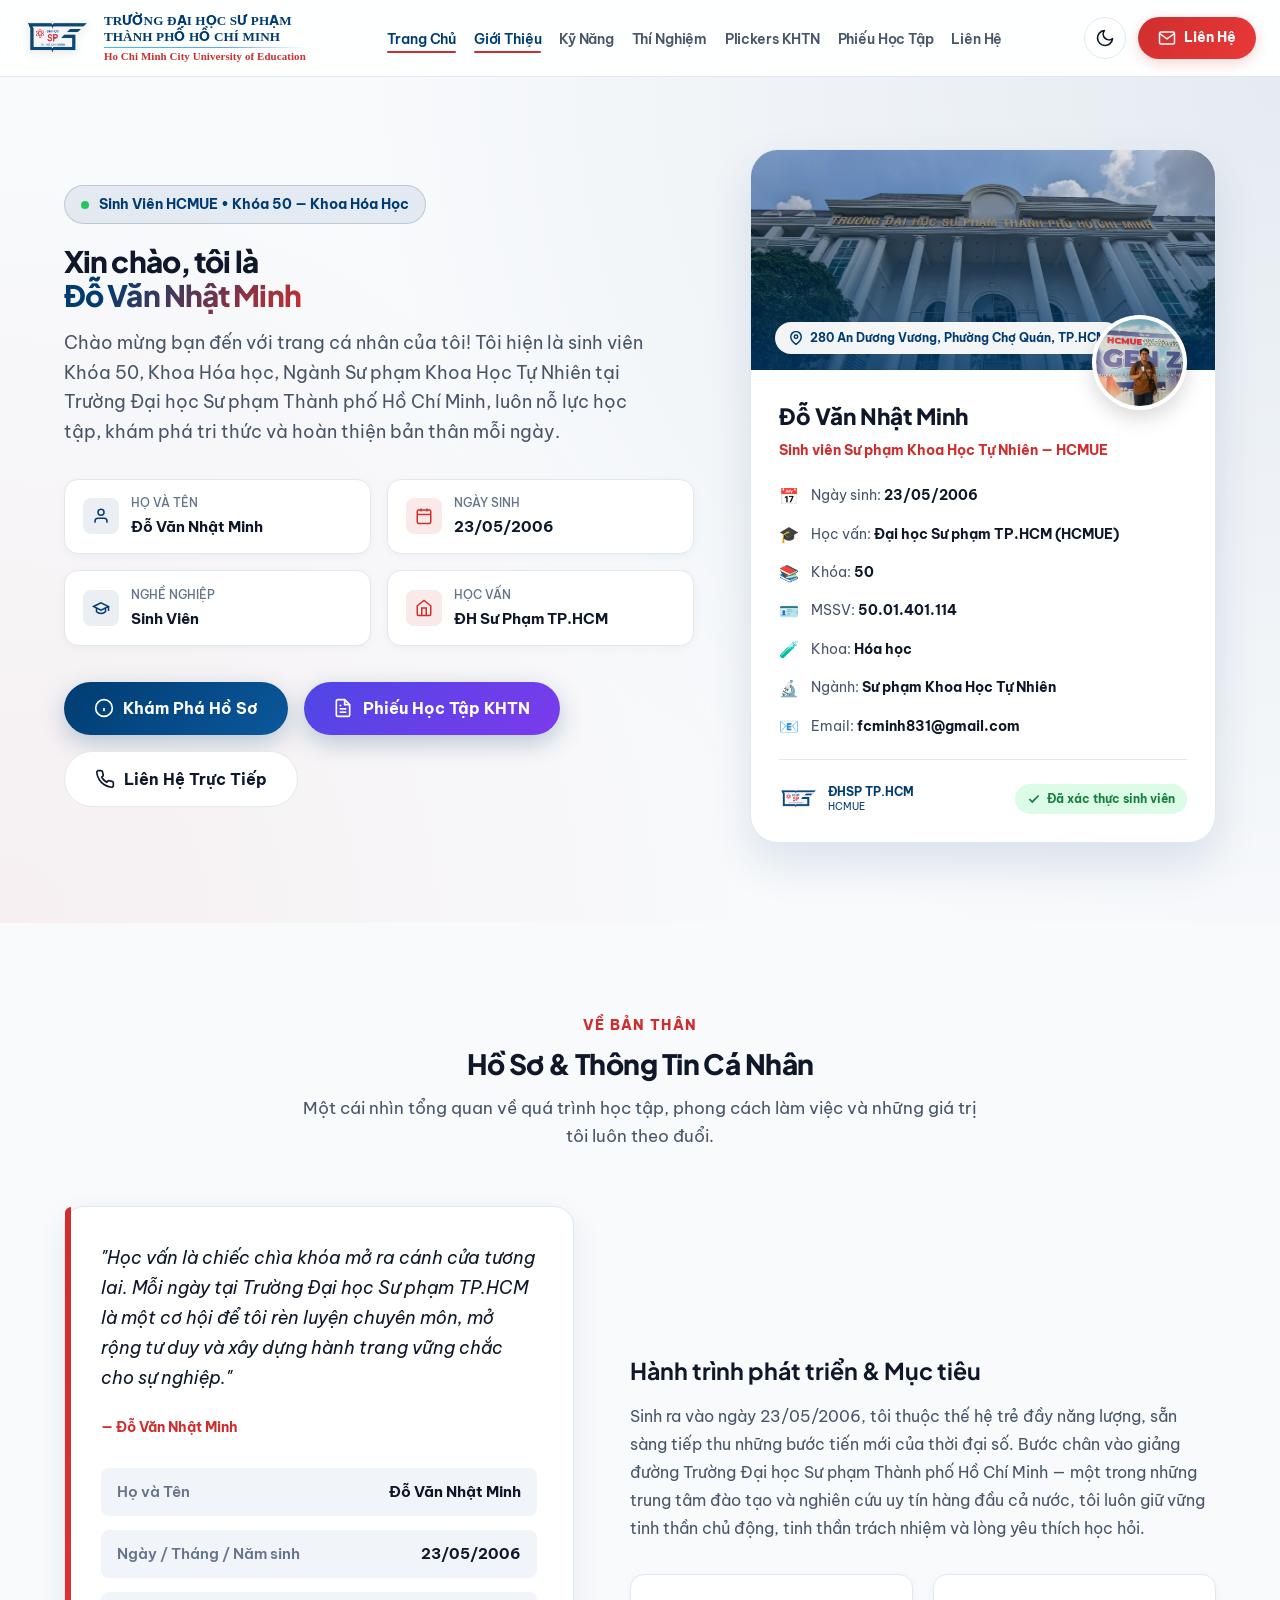
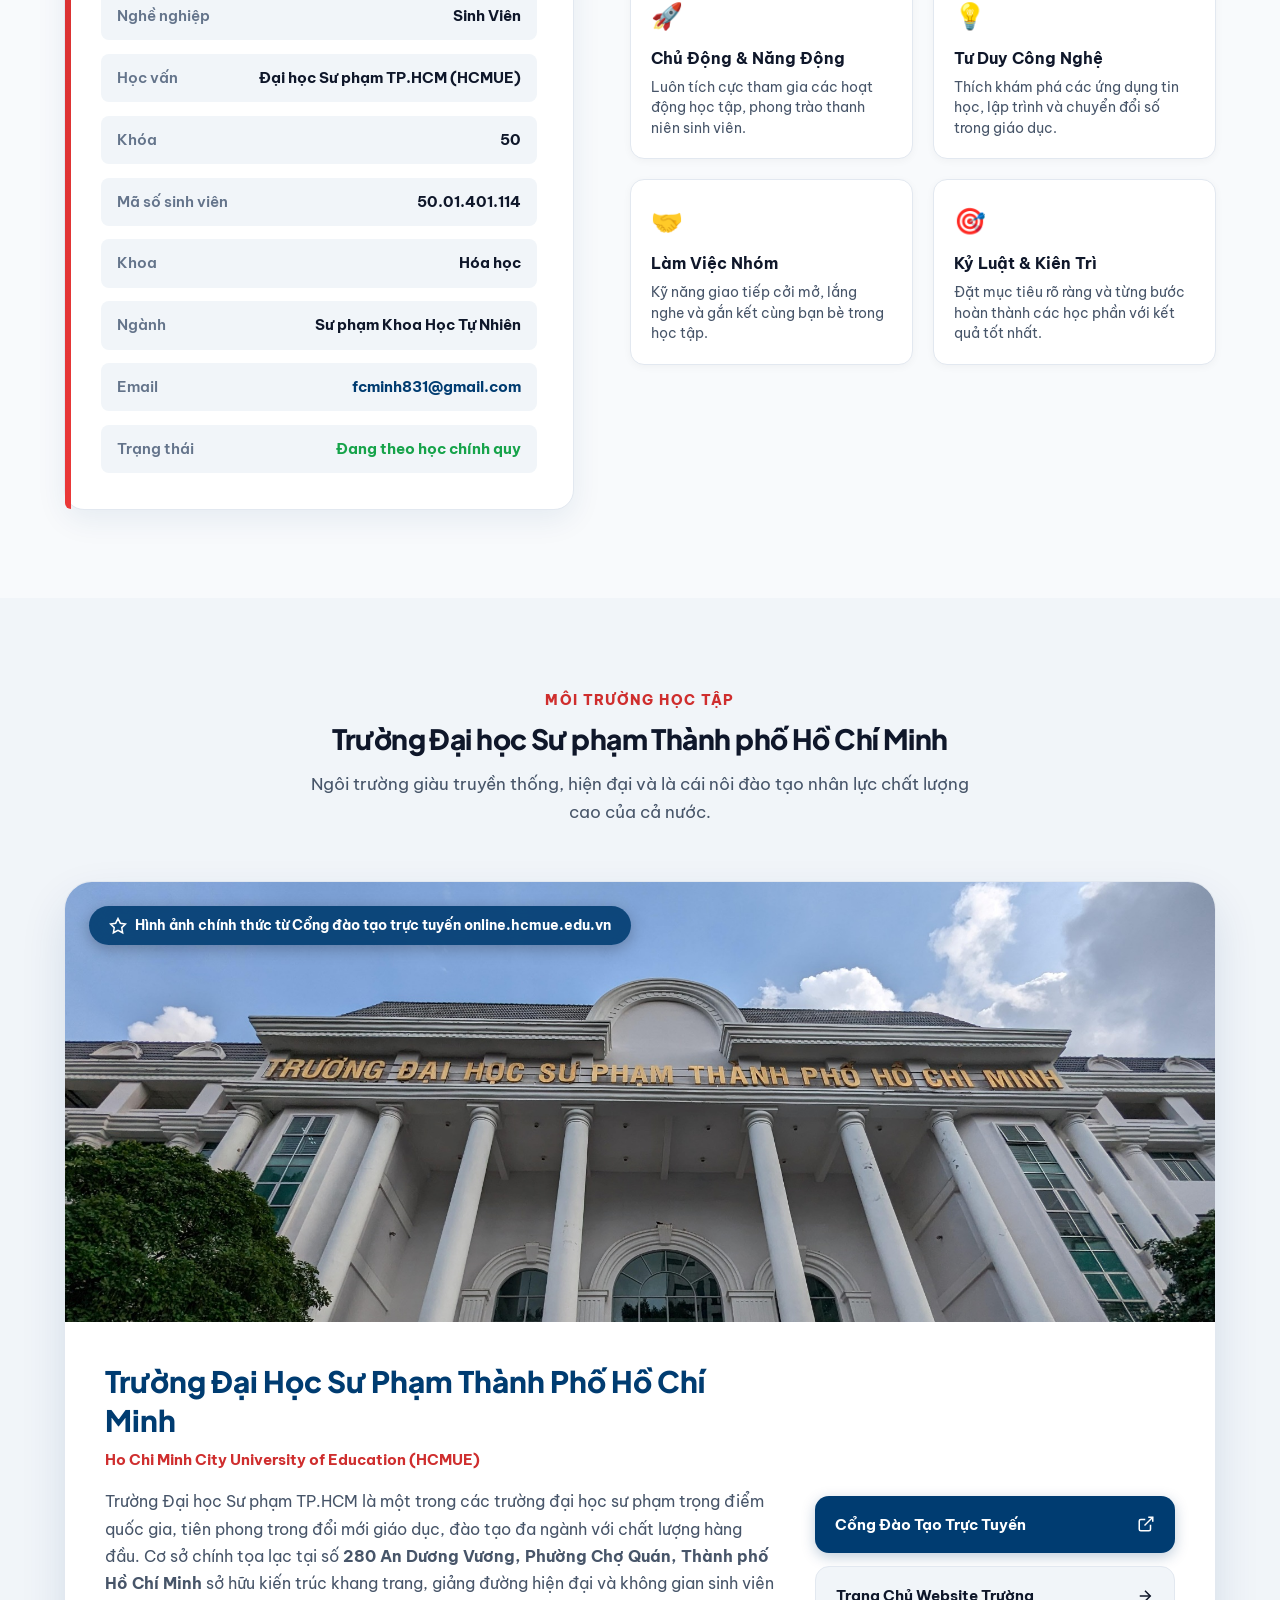
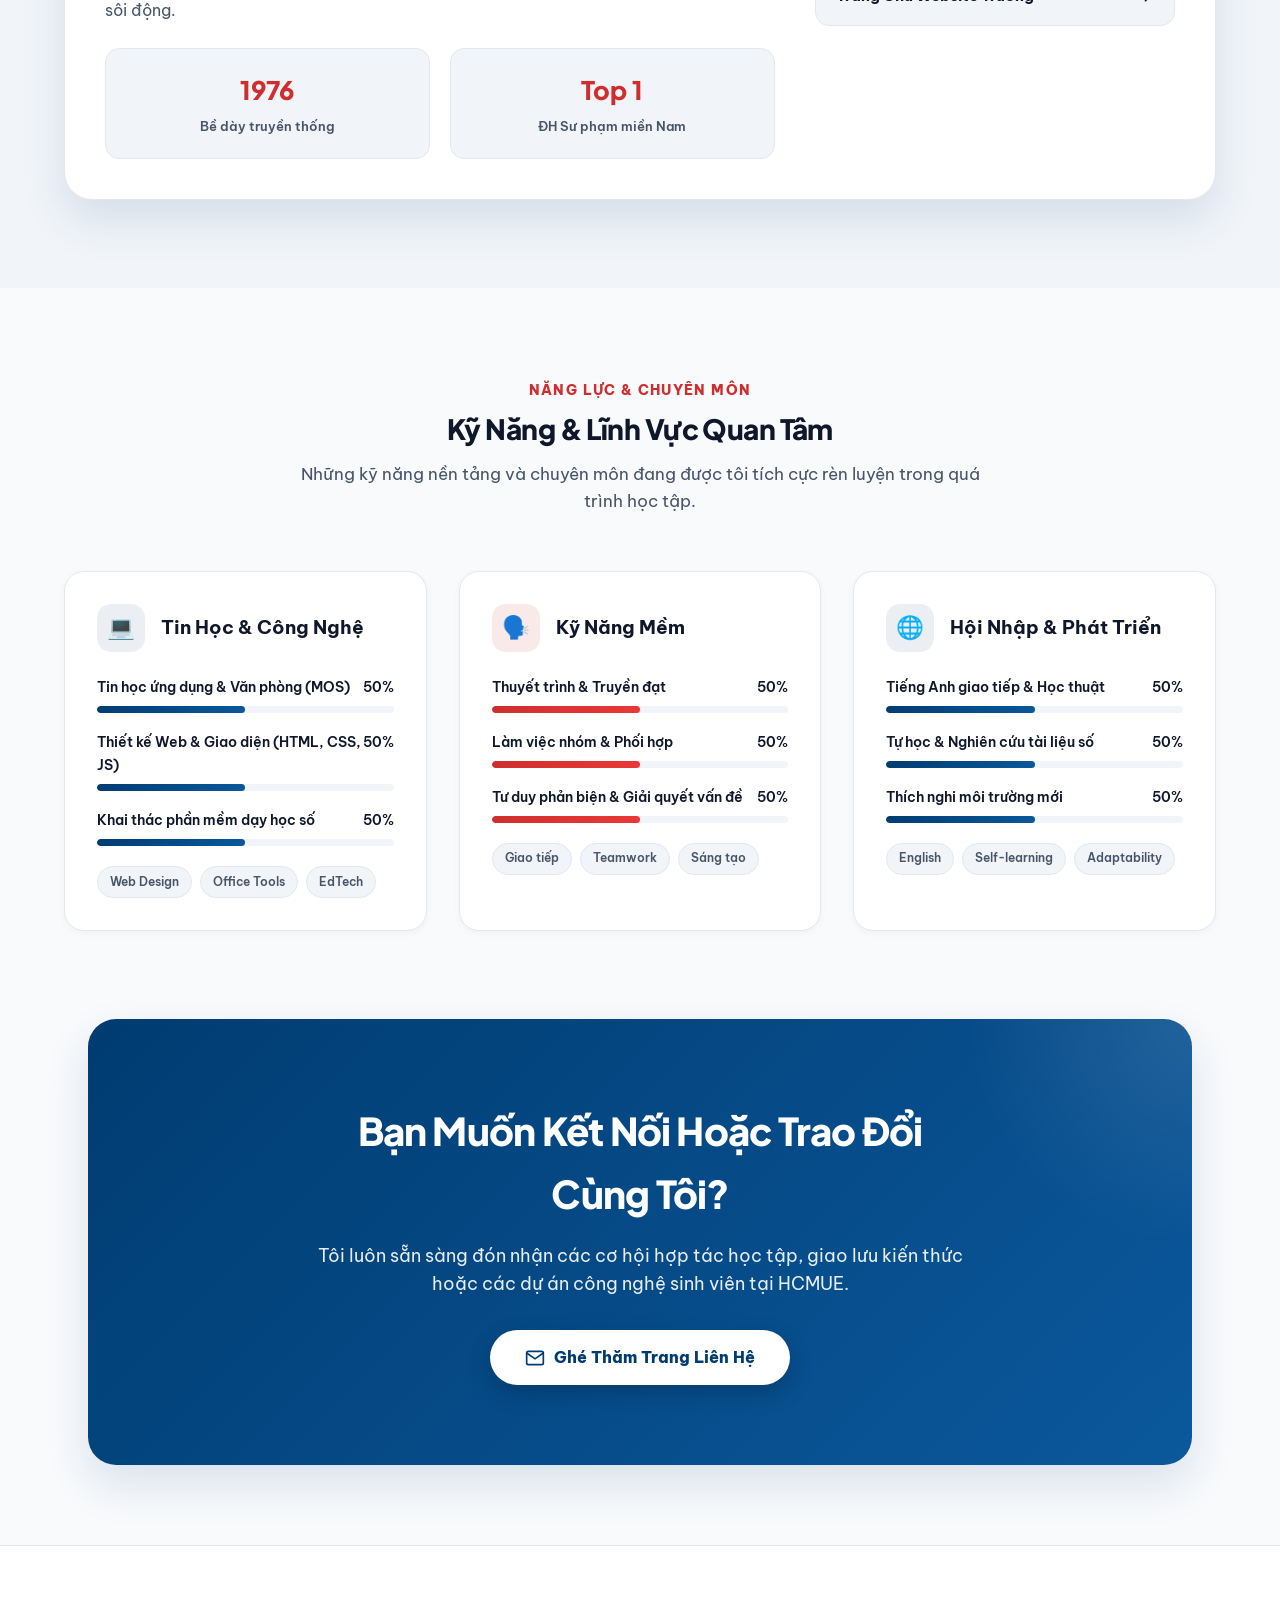
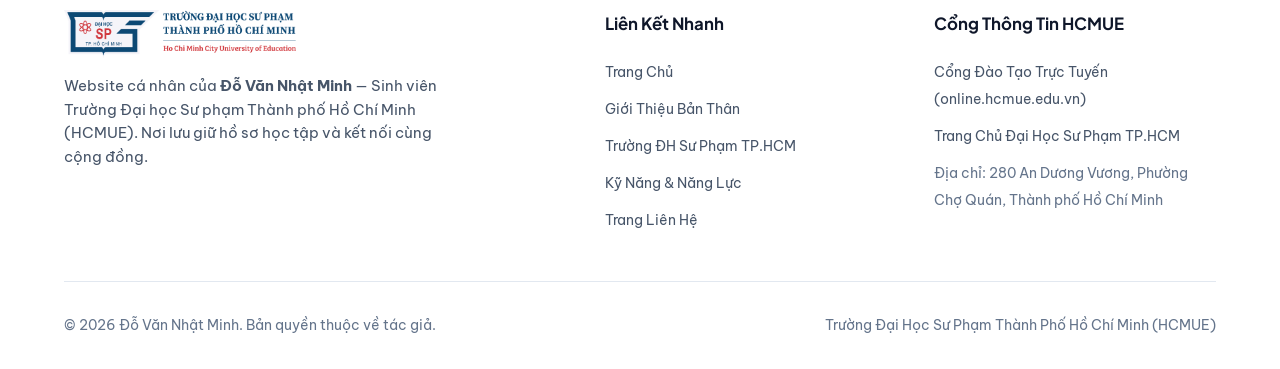
<file: index.html>
<!DOCTYPE html>
<html lang="vi" data-theme="light">
<head>
  <meta charset="UTF-8">
  <meta name="viewport" content="width=device-width, initial-scale=1.0">
  <title>Đỗ Văn Nhật Minh | Trang Cá Nhân - Trường Đại học Sư phạm TP.HCM</title>
  <meta name="description" content="Trang cá nhân của Đỗ Văn Nhật Minh - Sinh viên Trường Đại học Sư phạm Thành phố Hồ Chí Minh (HCMUE).">
  
  <!-- Favicon with HCMUE Logo -->
  <link rel="icon" type="image/png" href="assets/images/logo-hcmue.png">
  
  <!-- Fonts -->
  <link rel="preconnect" href="https://fonts.googleapis.com">
  <link rel="preconnect" href="https://fonts.gstatic.com" crossorigin>
  <link href="https://fonts.googleapis.com/css2?family=Be+Vietnam+Pro:ital,wght@0,300;0,400;0,500;0,600;0,700;0,800;1,400&family=Plus+Jakarta+Sans:wght@600;700;800&display=swap" rel="stylesheet">
  
  <!-- Main Stylesheet -->
  <link rel="stylesheet" href="assets/css/style.css">
</head>
<body>

  <!-- ==================== SITE HEADER & NAVBAR ==================== -->
  <header class="site-header">
    <div class="container navbar">
      <!-- Brand & School Logo -->
      <a href="index.html" class="nav-brand" title="Trường Đại học Sư phạm TP. Hồ Chí Minh">
        <img src="assets/images/logo-hcmue.png" alt="Logo Trường Đại học Sư phạm TP.HCM" class="brand-logo-img">
        <div class="brand-text">
          <div class="brand-title-vn">
            <span>TRƯỜNG ĐẠI HỌC SƯ PHẠM</span>
            <span>THÀNH PHỐ HỒ CHÍ MINH</span>
          </div>
          <div class="brand-divider"></div>
          <span class="brand-sub-en">Ho Chi Minh City University of Education</span>
        </div>
      </a>

      <!-- Desktop Navigation Menu -->
      <ul class="nav-menu" id="navMenu">
        <li><a href="index.html" class="nav-link active">Trang Chủ</a></li>
        <li><a href="#about" class="nav-link">Giới Thiệu</a></li>
        <li><a href="skills.html" class="nav-link">Kỹ Năng</a></li>
        <li><a href="lab.html" class="nav-link">Thí Nghiệm</a></li>
        <li><a href="plickers.html" class="nav-link">Plickers KHTN</a></li>
        <li><a href="phieu-hoc-tap.html" class="nav-link">Phiếu Học Tập</a></li>
        <li><a href="contact.html" class="nav-link">Liên Hệ</a></li>
      </ul>

      <!-- Actions: Theme Toggle & Contact Button -->
      <div class="nav-actions">
        <button class="theme-toggle-btn" id="themeToggle" title="Chuyển đổi chế độ Sáng / Tối" aria-label="Đổi giao diện">
          <svg class="theme-icon-moon" width="20" height="20" viewBox="0 0 24 24" fill="none" stroke="currentColor" stroke-width="2" stroke-linecap="round" stroke-linejoin="round">
            <path d="M21 12.79A9 9 0 1 1 11.21 3 7 7 0 0 0 21 12.79z"></path>
          </svg>
          <svg class="theme-icon-sun" width="20" height="20" viewBox="0 0 24 24" fill="none" stroke="currentColor" stroke-width="2" stroke-linecap="round" stroke-linejoin="round">
            <circle cx="12" cy="12" r="5"></circle>
            <line x1="12" y1="1" x2="12" y2="3"></line>
            <line x1="12" y1="21" x2="12" y2="23"></line>
            <line x1="4.22" y1="4.22" x2="5.64" y2="5.64"></line>
            <line x1="18.36" y1="18.36" x2="19.78" y2="19.78"></line>
            <line x1="1" y1="12" x2="3" y2="12"></line>
            <line x1="21" y1="12" x2="23" y2="12"></line>
            <line x1="4.22" y1="19.78" x2="5.64" y2="18.36"></line>
            <line x1="18.36" y1="5.64" x2="19.78" y2="4.22"></line>
          </svg>
        </button>

        <a href="contact.html" class="btn-contact-nav">
          <svg width="18" height="18" viewBox="0 0 24 24" fill="none" stroke="currentColor" stroke-width="2">
            <path d="M4 4h16c1.1 0 2 .9 2 2v12c0 1.1-.9 2-2 2H4c-1.1 0-2-.9-2-2V6c0-1.1.9-2 2-2z"></path>
            <polyline points="22,6 12,13 2,6"></polyline>
          </svg>
          Liên Hệ
        </a>

        <!-- Mobile Toggle Button -->
        <button class="mobile-toggle" id="mobileToggle" aria-label="Mở Menu" aria-expanded="false">
          <svg width="26" height="26" viewBox="0 0 24 24" fill="none" stroke="currentColor" stroke-width="2">
            <line x1="3" y1="12" x2="21" y2="12"></line>
            <line x1="3" y1="6" x2="21" y2="6"></line>
            <line x1="3" y1="18" x2="21" y2="18"></line>
          </svg>
        </button>
      </div>
    </div>
  </header>

  <!-- ==================== MAIN CONTENT ==================== -->
  <main>
    <!-- HERO SECTION -->
    <section class="hero-section" id="home">
      <div class="container hero-grid">
        <!-- Hero Text Content -->
        <div class="hero-content">
          <div class="hero-badge-container">
            <span class="student-pill">
              <span class="pulse-dot"></span>
              Sinh Viên HCMUE • Khóa 50 — Khoa Hóa Học
            </span>
          </div>

          <h1 class="hero-title">
            Xin chào, tôi là <br>
            <span class="hero-title-highlight">Đỗ Văn Nhật Minh</span>
          </h1>

          <p class="hero-desc">
            Chào mừng bạn đến với trang cá nhân của tôi! Tôi hiện là sinh viên Khóa 50, Khoa Hóa học, Ngành Sư phạm Khoa Học Tự Nhiên tại Trường Đại học Sư phạm Thành phố Hồ Chí Minh, luôn nỗ lực học tập, khám phá tri thức và hoàn thiện bản thân mỗi ngày.
          </p>

          <!-- Quick Info Cards -->
          <div class="hero-quick-info">
            <div class="quick-info-item">
              <div class="quick-info-icon">
                <svg width="18" height="18" viewBox="0 0 24 24" fill="none" stroke="currentColor" stroke-width="2">
                  <path d="M20 21v-2a4 4 0 0 0-4-4H8a4 4 0 0 0-4 4v2"></path>
                  <circle cx="12" cy="7" r="4"></circle>
                </svg>
              </div>
              <div>
                <span class="quick-info-label">Họ và Tên</span>
                <span class="quick-info-val">Đỗ Văn Nhật Minh</span>
              </div>
            </div>

            <div class="quick-info-item">
              <div class="quick-info-icon accent">
                <svg width="18" height="18" viewBox="0 0 24 24" fill="none" stroke="currentColor" stroke-width="2">
                  <rect x="3" y="4" width="18" height="18" rx="2" ry="2"></rect>
                  <line x1="16" y1="2" x2="16" y2="6"></line>
                  <line x1="8" y1="2" x2="8" y2="6"></line>
                  <line x1="3" y1="10" x2="21" y2="10"></line>
                </svg>
              </div>
              <div>
                <span class="quick-info-label">Ngày sinh</span>
                <span class="quick-info-val">23/05/2006</span>
              </div>
            </div>

            <div class="quick-info-item">
              <div class="quick-info-icon">
                <svg width="18" height="18" viewBox="0 0 24 24" fill="none" stroke="currentColor" stroke-width="2">
                  <path d="M22 10v6M2 10l10-5 10 5-10 5z"></path>
                  <path d="M6 12v5c3 3 9 3 12 0v-5"></path>
                </svg>
              </div>
              <div>
                <span class="quick-info-label">Nghề nghiệp</span>
                <span class="quick-info-val">Sinh Viên</span>
              </div>
            </div>

            <div class="quick-info-item">
              <div class="quick-info-icon accent">
                <svg width="18" height="18" viewBox="0 0 24 24" fill="none" stroke="currentColor" stroke-width="2">
                  <path d="M3 9l9-7 9 7v11a2 2 0 0 1-2 2H5a2 2 0 0 1-2-2z"></path>
                  <polyline points="9 22 9 12 15 12 15 22"></polyline>
                </svg>
              </div>
              <div>
                <span class="quick-info-label">Học vấn</span>
                <span class="quick-info-val">ĐH Sư Phạm TP.HCM</span>
              </div>
            </div>
          </div>

          <!-- CTA Buttons -->
          <div class="hero-cta-group">
            <a href="#about" class="btn-primary">
              <svg width="20" height="20" viewBox="0 0 24 24" fill="none" stroke="currentColor" stroke-width="2">
                <circle cx="12" cy="12" r="10"></circle>
                <line x1="12" y1="16" x2="12" y2="12"></line>
                <line x1="12" y1="8" x2="12.01" y2="8"></line>
              </svg>
              Khám Phá Hồ Sơ
            </a>
            <a href="phieu-hoc-tap.html" class="btn-primary" style="background: linear-gradient(135deg, #4f46e5 0%, #7c3aed 100%); border-color: #6366f1;">
              <svg width="20" height="20" viewBox="0 0 24 24" fill="none" stroke="currentColor" stroke-width="2">
                <path d="M14 2H6a2 2 0 0 0-2 2v16a2 2 0 0 0 2 2h12a2 2 0 0 0 2-2V8z"></path>
                <polyline points="14 2 14 8 20 8"></polyline>
                <line x1="16" y1="13" x2="8" y2="13"></line>
                <line x1="16" y1="17" x2="8" y2="17"></line>
                <polyline points="10 9 9 9 8 9"></polyline>
              </svg>
              Phiếu Học Tập KHTN
            </a>
            <a href="contact.html" class="btn-outline">
              <svg width="20" height="20" viewBox="0 0 24 24" fill="none" stroke="currentColor" stroke-width="2">
                <path d="M22 16.92v3a2 2 0 0 1-2.18 2 19.79 19.79 0 0 1-8.63-3.07 19.5 19.5 0 0 1-6-6 19.79 19.79 0 0 1-3.07-8.67A2 2 0 0 1 4.11 2h3a2 2 0 0 1 2 1.72 12.84 12.84 0 0 0 .7 2.81 2 2 0 0 1-.45 2.11L8.09 9.91a16 16 0 0 0 6 6l1.27-1.27a2 2 0 0 1 2.11-.45 12.84 12.84 0 0 0 2.81.7A2 2 0 0 1 22 16.92z"></path>
              </svg>
              Liên Hệ Trực Tiếp
            </a>
          </div>
        </div>

        <!-- Hero Card Visual with Campus Photo from online.hcmue.edu.vn -->
        <div class="hero-card-visual">
          <div class="hero-profile-card">
            <div class="card-campus-cover">
              <img src="assets/images/banner-1668412987.c5ee3f2a.jpg" alt="Trường Đại học Sư phạm TP.HCM" class="card-campus-img">
              <div class="card-campus-overlay">
                <span class="campus-tag">
                  <svg width="14" height="14" viewBox="0 0 24 24" fill="none" stroke="currentColor" stroke-width="2.5">
                    <path d="M21 10c0 7-9 13-9 13s-9-6-9-13a9 9 0 0 1 18 0z"></path>
                    <circle cx="12" cy="10" r="3"></circle>
                  </svg>
                  280 An Dương Vương, Phường Chợ Quán, TP.HCM
                </span>
              </div>
            </div>

            <div class="card-body-content">
              <!-- Avatar Frame -->
              <div class="avatar-wrapper" onclick="openAvatarLightbox()" title="Nhấn để xem ảnh đại diện">
                <img src="assets/images/avatarhcmue.jpg" alt="Avatar Đỗ Văn Nhật Minh" class="avatar-img">
              </div>

              <div class="student-meta-name">Đỗ Văn Nhật Minh</div>
              <div class="student-meta-role">Sinh viên Sư phạm Khoa Học Tự Nhiên — HCMUE</div>

              <div class="student-credentials-list">
                <div class="credential-item">
                  <span class="credential-icon">📅</span>
                  <span>Ngày sinh: <strong>23/05/2006</strong></span>
                </div>
                <div class="credential-item">
                  <span class="credential-icon">🎓</span>
                  <span>Học vấn: <strong>Đại học Sư phạm TP.HCM (HCMUE)</strong></span>
                </div>
                <div class="credential-item">
                  <span class="credential-icon">📚</span>
                  <span>Khóa: <strong> 50</strong></span>
                </div>
                <div class="credential-item">
                  <span class="credential-icon">🪪</span>
                  <span>MSSV: <strong>50.01.401.114</strong></span>
                </div>
                <div class="credential-item">
                  <span class="credential-icon">🧪</span>
                  <span>Khoa: <strong>Hóa học</strong></span>
                </div>
                <div class="credential-item">
                  <span class="credential-icon">🔬</span>
                  <span>Ngành: <strong>Sư phạm Khoa Học Tự Nhiên</strong></span>
                </div>
                <div class="credential-item">
                  <span class="credential-icon">📧</span>
                  <span>Email: <strong><a href="mailto:fcminh831@gmail.com" style="color: inherit; text-decoration: none;">fcminh831@gmail.com</a></strong></span>
                </div>
              </div>

              <div class="card-footer-hcmue">
                <div class="hcmue-mini-brand">
                  <img src="assets/images/logo-hcmue.png" alt="Logo HCMUE" class="hcmue-mini-logo">
                  <span class="hcmue-mini-text">ĐHSP TP.HCM<br><small style="font-weight:400;">HCMUE</small></span>
                </div>
                <span class="verified-badge">
                  <svg width="14" height="14" viewBox="0 0 24 24" fill="none" stroke="currentColor" stroke-width="3">
                    <polyline points="20 6 9 17 4 12"></polyline>
                  </svg>
                  Đã xác thực sinh viên
                </span>
              </div>
            </div>
          </div>
        </div>
      </div>
    </section>

    <!-- ABOUT SECTION -->
    <section class="section-padding" id="about">
      <div class="container">
        <div class="section-header">
          <span class="section-subtitle">Về Bản Thân</span>
          <h2 class="section-title">Hồ Sơ & Thông Tin Cá Nhân</h2>
          <p class="section-lead">
            Một cái nhìn tổng quan về quá trình học tập, phong cách làm việc và những giá trị tôi luôn theo đuổi.
          </p>
        </div>

        <div class="about-grid">
          <div class="about-left">
            <div class="about-card-banner">
              <p class="about-quote">
                "Học vấn là chiếc chìa khóa mở ra cánh cửa tương lai. Mỗi ngày tại Trường Đại học Sư phạm TP.HCM là một cơ hội để tôi rèn luyện chuyên môn, mở rộng tư duy và xây dựng hành trang vững chắc cho sự nghiệp."
              </p>
              <div class="about-quote-author">— Đỗ Văn Nhật Minh</div>

              <div class="about-details-table">
                <div class="detail-row">
                  <span class="detail-label">Họ và Tên</span>
                  <span class="detail-value">Đỗ Văn Nhật Minh</span>
                </div>
                <div class="detail-row">
                  <span class="detail-label">Ngày / Tháng / Năm sinh</span>
                  <span class="detail-value">23/05/2006</span>
                </div>
                <div class="detail-row">
                  <span class="detail-label">Nghề nghiệp</span>
                  <span class="detail-value">Sinh Viên</span>
                </div>
                <div class="detail-row">
                  <span class="detail-label">Học vấn</span>
                  <span class="detail-value">Đại học Sư phạm TP.HCM (HCMUE)</span>
                </div>
                <div class="detail-row">
                  <span class="detail-label">Khóa</span>
                  <span class="detail-value">50</span>
                </div>
                <div class="detail-row">
                  <span class="detail-label">Mã số sinh viên</span>
                  <span class="detail-value">50.01.401.114</span>
                </div>
                <div class="detail-row">
                  <span class="detail-label">Khoa</span>
                  <span class="detail-value">Hóa học</span>
                </div>
                <div class="detail-row">
                  <span class="detail-label">Ngành</span>
                  <span class="detail-value">Sư phạm Khoa Học Tự Nhiên</span>
                </div>
                <div class="detail-row">
                  <span class="detail-label">Email</span>
                  <span class="detail-value"><a href="mailto:fcminh831@gmail.com" style="color: var(--primary); text-decoration: none;">fcminh831@gmail.com</a></span>
                </div>
                <div class="detail-row">
                  <span class="detail-label">Trạng thái</span>
                  <span class="detail-value" style="color: #16a34a;">Đang theo học chính quy</span>
                </div>
              </div>
            </div>
          </div>

          <div class="about-right">
            <div class="content-block">
              <h3>Hành trình phát triển & Mục tiêu</h3>
              <p>
                Sinh ra vào ngày 23/05/2006, tôi thuộc thế hệ trẻ đầy năng lượng, sẵn sàng tiếp thu những bước tiến mới của thời đại số. Bước chân vào giảng đường Trường Đại học Sư phạm Thành phố Hồ Chí Minh — một trong những trung tâm đào tạo và nghiên cứu uy tín hàng đầu cả nước, tôi luôn giữ vững tinh thần chủ động, tinh thần trách nhiệm và lòng yêu thích học hỏi.
              </p>
            </div>

            <div class="feature-cards-grid">
              <div class="feature-card">
                <div class="feature-card-icon">🚀</div>
                <div class="feature-card-title">Chủ Động & Năng Động</div>
                <div class="feature-card-desc">Luôn tích cực tham gia các hoạt động học tập, phong trào thanh niên sinh viên.</div>
              </div>

              <div class="feature-card">
                <div class="feature-card-icon">💡</div>
                <div class="feature-card-title">Tư Duy Công Nghệ</div>
                <div class="feature-card-desc">Thích khám phá các ứng dụng tin học, lập trình và chuyển đổi số trong giáo dục.</div>
              </div>

              <div class="feature-card">
                <div class="feature-card-icon">🤝</div>
                <div class="feature-card-title">Làm Việc Nhóm</div>
                <div class="feature-card-desc">Kỹ năng giao tiếp cởi mở, lắng nghe và gắn kết cùng bạn bè trong học tập.</div>
              </div>

              <div class="feature-card">
                <div class="feature-card-icon">🎯</div>
                <div class="feature-card-title">Kỷ Luật & Kiên Trì</div>
                <div class="feature-card-desc">Đặt mục tiêu rõ ràng và từng bước hoàn thành các học phần với kết quả tốt nhất.</div>
              </div>
            </div>
          </div>
        </div>
      </div>
    </section>

    <!-- HCMUE SHOWCASE SECTION -->
    <section class="section-padding hcmue-showcase-section" id="hcmue">
      <div class="container">
        <div class="section-header">
          <span class="section-subtitle">Môi Trường Học Tập</span>
          <h2 class="section-title">Trường Đại học Sư phạm Thành phố Hồ Chí Minh</h2>
          <p class="section-lead">
            Ngôi trường giàu truyền thống, hiện đại và là cái nôi đào tạo nhân lực chất lượng cao của cả nước.
          </p>
        </div>

        <div class="hcmue-banner-card">
          <!-- Real Campus Photo from online.hcmue.edu.vn -->
          <div class="hcmue-banner-img-wrap">
            <img src="assets/images/banner-1668412987.c5ee3f2a.jpg" alt="Mặt tiền Tòa nhà A Trường ĐH Sư phạm TP.HCM" class="hcmue-banner-img">
            <div class="hcmue-banner-badge">
              <svg width="18" height="18" viewBox="0 0 24 24" fill="none" stroke="currentColor" stroke-width="2">
                <polygon points="12 2 15.09 8.26 22 9.27 17 14.14 18.18 21.02 12 17.77 5.82 21.02 7 14.14 2 9.27 8.91 8.26 12 2"></polygon>
              </svg>
              Hình ảnh chính thức từ Cổng đào tạo trực tuyến online.hcmue.edu.vn
            </div>
          </div>

          <div class="hcmue-banner-info">
            <div class="hcmue-info-main">
              <h3>Trường Đại Học Sư Phạm Thành Phố Hồ Chí Minh</h3>
              <div class="hcmue-latin-sub">Ho Chi Minh City University of Education (HCMUE)</div>
              <p>
                Trường Đại học Sư phạm TP.HCM là một trong các trường đại học sư phạm trọng điểm quốc gia, tiên phong trong đổi mới giáo dục, đào tạo đa ngành với chất lượng hàng đầu. Cơ sở chính tọa lạc tại số <strong>280 An Dương Vương, Phường Chợ Quán, Thành phố Hồ Chí Minh</strong> sở hữu kiến trúc khang trang, giảng đường hiện đại và không gian sinh viên sôi động.
              </p>

              <div class="hcmue-stats-grid">
                <div class="hcmue-stat-box">
                  <span class="hcmue-stat-num">1976</span>
                  <span class="hcmue-stat-label">Bề dày truyền thống</span>
                </div>
                <div class="hcmue-stat-box">
                  <span class="hcmue-stat-num">Top 1</span>
                  <span class="hcmue-stat-label">ĐH Sư phạm miền Nam</span>
                </div>
              </div>
            </div>

            <div class="hcmue-links-box">
              <a href="https://online.hcmue.edu.vn" target="_blank" rel="noopener noreferrer" class="btn-portal-link" title="Đến cổng đào tạo trực tuyến HCMUE">
                <span>Cổng Đào Tạo Trực Tuyến</span>
                <svg width="18" height="18" viewBox="0 0 24 24" fill="none" stroke="currentColor" stroke-width="2">
                  <path d="M18 13v6a2 2 0 0 1-2 2H5a2 2 0 0 1-2-2V8a2 2 0 0 1 2-2h6"></path>
                  <polyline points="15 3 21 3 21 9"></polyline>
                  <line x1="10" y1="14" x2="21" y2="3"></line>
                </svg>
              </a>

              <a href="https://hcmue.edu.vn" target="_blank" rel="noopener noreferrer" class="btn-portal-secondary" title="Đến trang chủ chính thức HCMUE">
                <span>Trang Chủ Website Trường</span>
                <svg width="18" height="18" viewBox="0 0 24 24" fill="none" stroke="currentColor" stroke-width="2">
                  <path d="M5 12h14"></path>
                  <path d="m12 5 7 7-7 7"></path>
                </svg>
              </a>
            </div>
          </div>
        </div>
      </div>
    </section>

    <!-- SKILLS SECTION -->
    <section class="section-padding" id="skills">
      <div class="container">
        <div class="section-header">
          <span class="section-subtitle">Năng Lực & Chuyên Môn</span>
          <h2 class="section-title">Kỹ Năng & Lĩnh Vực Quan Tâm</h2>
          <p class="section-lead">
            Những kỹ năng nền tảng và chuyên môn đang được tôi tích cực rèn luyện trong quá trình học tập.
          </p>
        </div>

        <div class="skills-grid">
          <!-- Card 1: CNTT & Tin học -->
          <div class="skill-card">
            <div class="skill-card-header">
              <div class="skill-icon-wrap">💻</div>
              <h3 class="skill-card-title">Tin Học & Công Nghệ</h3>
            </div>
            <div class="skill-items-list">
              <div class="skill-progress-item">
                <div class="skill-info-meta">
                  <span>Tin học ứng dụng & Văn phòng (MOS)</span>
                  <span>50%</span>
                </div>
                <div class="skill-progress-bar">
                  <div class="skill-progress-fill" style="width: 50%;"></div>
                </div>
              </div>
              <div class="skill-progress-item">
                <div class="skill-info-meta">
                  <span>Thiết kế Web & Giao diện (HTML, CSS, JS)</span>
                  <span>50%</span>
                </div>
                <div class="skill-progress-bar">
                  <div class="skill-progress-fill" style="width: 50%;"></div>
                </div>
              </div>
              <div class="skill-progress-item">
                <div class="skill-info-meta">
                  <span>Khai thác phần mềm dạy học số</span>
                  <span>50%</span>
                </div>
                <div class="skill-progress-bar">
                  <div class="skill-progress-fill" style="width: 50%;"></div>
                </div>
              </div>
            </div>
            <div class="skill-tags">
              <span class="skill-tag">Web Design</span>
              <span class="skill-tag">Office Tools</span>
              <span class="skill-tag">EdTech</span>
            </div>
          </div>

          <!-- Card 2: Kỹ năng mềm -->
          <div class="skill-card">
            <div class="skill-card-header">
              <div class="skill-icon-wrap accent">🗣️</div>
              <h3 class="skill-card-title">Kỹ Năng Mềm</h3>
            </div>
            <div class="skill-items-list">
              <div class="skill-progress-item">
                <div class="skill-info-meta">
                  <span>Thuyết trình & Truyền đạt</span>
                  <span>50%</span>
                </div>
                <div class="skill-progress-bar">
                  <div class="skill-progress-fill accent" style="width: 50%;"></div>
                </div>
              </div>
              <div class="skill-progress-item">
                <div class="skill-info-meta">
                  <span>Làm việc nhóm & Phối hợp</span>
                  <span>50%</span>
                </div>
                <div class="skill-progress-bar">
                  <div class="skill-progress-fill accent" style="width: 50%;"></div>
                </div>
              </div>
              <div class="skill-progress-item">
                <div class="skill-info-meta">
                  <span>Tư duy phản biện & Giải quyết vấn đề</span>
                  <span>50%</span>
                </div>
                <div class="skill-progress-bar">
                  <div class="skill-progress-fill accent" style="width: 50%;"></div>
                </div>
              </div>
            </div>
            <div class="skill-tags">
              <span class="skill-tag">Giao tiếp</span>
              <span class="skill-tag">Teamwork</span>
              <span class="skill-tag">Sáng tạo</span>
            </div>
          </div>

          <!-- Card 3: Ngoại ngữ & Khả năng thích ứng -->
          <div class="skill-card">
            <div class="skill-card-header">
              <div class="skill-icon-wrap">🌐</div>
              <h3 class="skill-card-title">Hội Nhập & Phát Triển</h3>
            </div>
            <div class="skill-items-list">
              <div class="skill-progress-item">
                <div class="skill-info-meta">
                  <span>Tiếng Anh giao tiếp & Học thuật</span>
                  <span>50%</span>
                </div>
                <div class="skill-progress-bar">
                  <div class="skill-progress-fill" style="width: 50%;"></div>
                </div>
              </div>
              <div class="skill-progress-item">
                <div class="skill-info-meta">
                  <span>Tự học & Nghiên cứu tài liệu số</span>
                  <span>50%</span>
                </div>
                <div class="skill-progress-bar">
                  <div class="skill-progress-fill" style="width: 50%;"></div>
                </div>
              </div>
              <div class="skill-progress-item">
                <div class="skill-info-meta">
                  <span>Thích nghi môi trường mới</span>
                  <span>50%</span>
                </div>
                <div class="skill-progress-bar">
                  <div class="skill-progress-fill" style="width: 50%;"></div>
                </div>
              </div>
            </div>
            <div class="skill-tags">
              <span class="skill-tag">English</span>
              <span class="skill-tag">Self-learning</span>
              <span class="skill-tag">Adaptability</span>
            </div>
          </div>
        </div>
      </div>
    </section>

    <!-- CALL TO ACTION BANNER -->
    <section class="container">
      <div class="cta-section">
        <div class="cta-content">
          <h2 class="cta-title">Bạn Muốn Kết Nối Hoặc Trao Đổi Cùng Tôi?</h2>
          <p class="cta-desc">
            Tôi luôn sẵn sàng đón nhận các cơ hội hợp tác học tập, giao lưu kiến thức hoặc các dự án công nghệ sinh viên tại HCMUE.
          </p>
          <a href="contact.html" class="btn-cta-white">
            <svg width="20" height="20" viewBox="0 0 24 24" fill="none" stroke="currentColor" stroke-width="2">
              <path d="M4 4h16c1.1 0 2 .9 2 2v12c0 1.1-.9 2-2 2H4c-1.1 0-2-.9-2-2V6c0-1.1.9-2 2-2z"></path>
              <polyline points="22,6 12,13 2,6"></polyline>
            </svg>
            Ghé Thăm Trang Liên Hệ
          </a>
        </div>
      </div>
    </section>
  </main>

  <!-- ==================== SITE FOOTER ==================== -->
  <footer class="site-footer">
    <div class="container">
      <div class="footer-grid">
        <div class="footer-brand">
          <img src="assets/images/logo_banner.758d891f.png" alt="Trường Đại học Sư phạm TP. Hồ Chí Minh" class="footer-logo-img">
          <p class="footer-desc">
            Website cá nhân của <strong>Đỗ Văn Nhật Minh</strong> — Sinh viên Trường Đại học Sư phạm Thành phố Hồ Chí Minh (HCMUE). Nơi lưu giữ hồ sơ học tập và kết nối cùng cộng đồng.
          </p>
        </div>

        <div class="footer-col">
          <h5>Liên Kết Nhanh</h5>
          <ul class="footer-links">
            <li><a href="index.html" class="footer-link">Trang Chủ</a></li>
            <li><a href="#about" class="footer-link">Giới Thiệu Bản Thân</a></li>
            <li><a href="#hcmue" class="footer-link">Trường ĐH Sư Phạm TP.HCM</a></li>
            <li><a href="#skills" class="footer-link">Kỹ Năng & Năng Lực</a></li>
            <li><a href="contact.html" class="footer-link">Trang Liên Hệ</a></li>
          </ul>
        </div>

        <div class="footer-col">
          <h5>Cổng Thông Tin HCMUE</h5>
          <ul class="footer-links">
            <li><a href="https://online.hcmue.edu.vn" target="_blank" rel="noopener noreferrer" class="footer-link">Cổng Đào Tạo Trực Tuyến (online.hcmue.edu.vn)</a></li>
            <li><a href="https://hcmue.edu.vn" target="_blank" rel="noopener noreferrer" class="footer-link">Trang Chủ Đại Học Sư Phạm TP.HCM</a></li>
            <li><span class="footer-link" style="color: var(--text-light);">Địa chỉ: 280 An Dương Vương, Phường Chợ Quán, Thành phố Hồ Chí Minh</span></li>
          </ul>
        </div>
      </div>

      <div class="footer-bottom">
        <div>
          © 2026 Đỗ Văn Nhật Minh. Bản quyền thuộc về tác giả.
        </div>
        <div>
          Trường Đại Học Sư Phạm Thành Phố Hồ Chí Minh (HCMUE)
        </div>
      </div>
    </div>
  </footer>

  <!-- Avatar Lightbox Modal -->
  <div class="avatar-lightbox" id="avatarLightbox" onclick="closeAvatarLightbox(event)">
    <div class="avatar-lightbox-content" onclick="event.stopPropagation()">
      <button class="avatar-lightbox-close" onclick="closeAvatarLightbox()" title="Đóng">&times;</button>
      <img src="assets/images/avatarhcmue.jpg" alt="Ảnh đại diện — Đỗ Văn Nhật Minh">
      <div class="avatar-lightbox-info">
        <h4>Đỗ Văn Nhật Minh</h4>
        <p>Sinh viên Khóa 50 — Khoa Hóa học — HCMUE</p>
      </div>
    </div>
  </div>

  <!-- Main JavaScript File -->
  <script src="assets/js/main.js"></script>
</body>
</html>
</file>
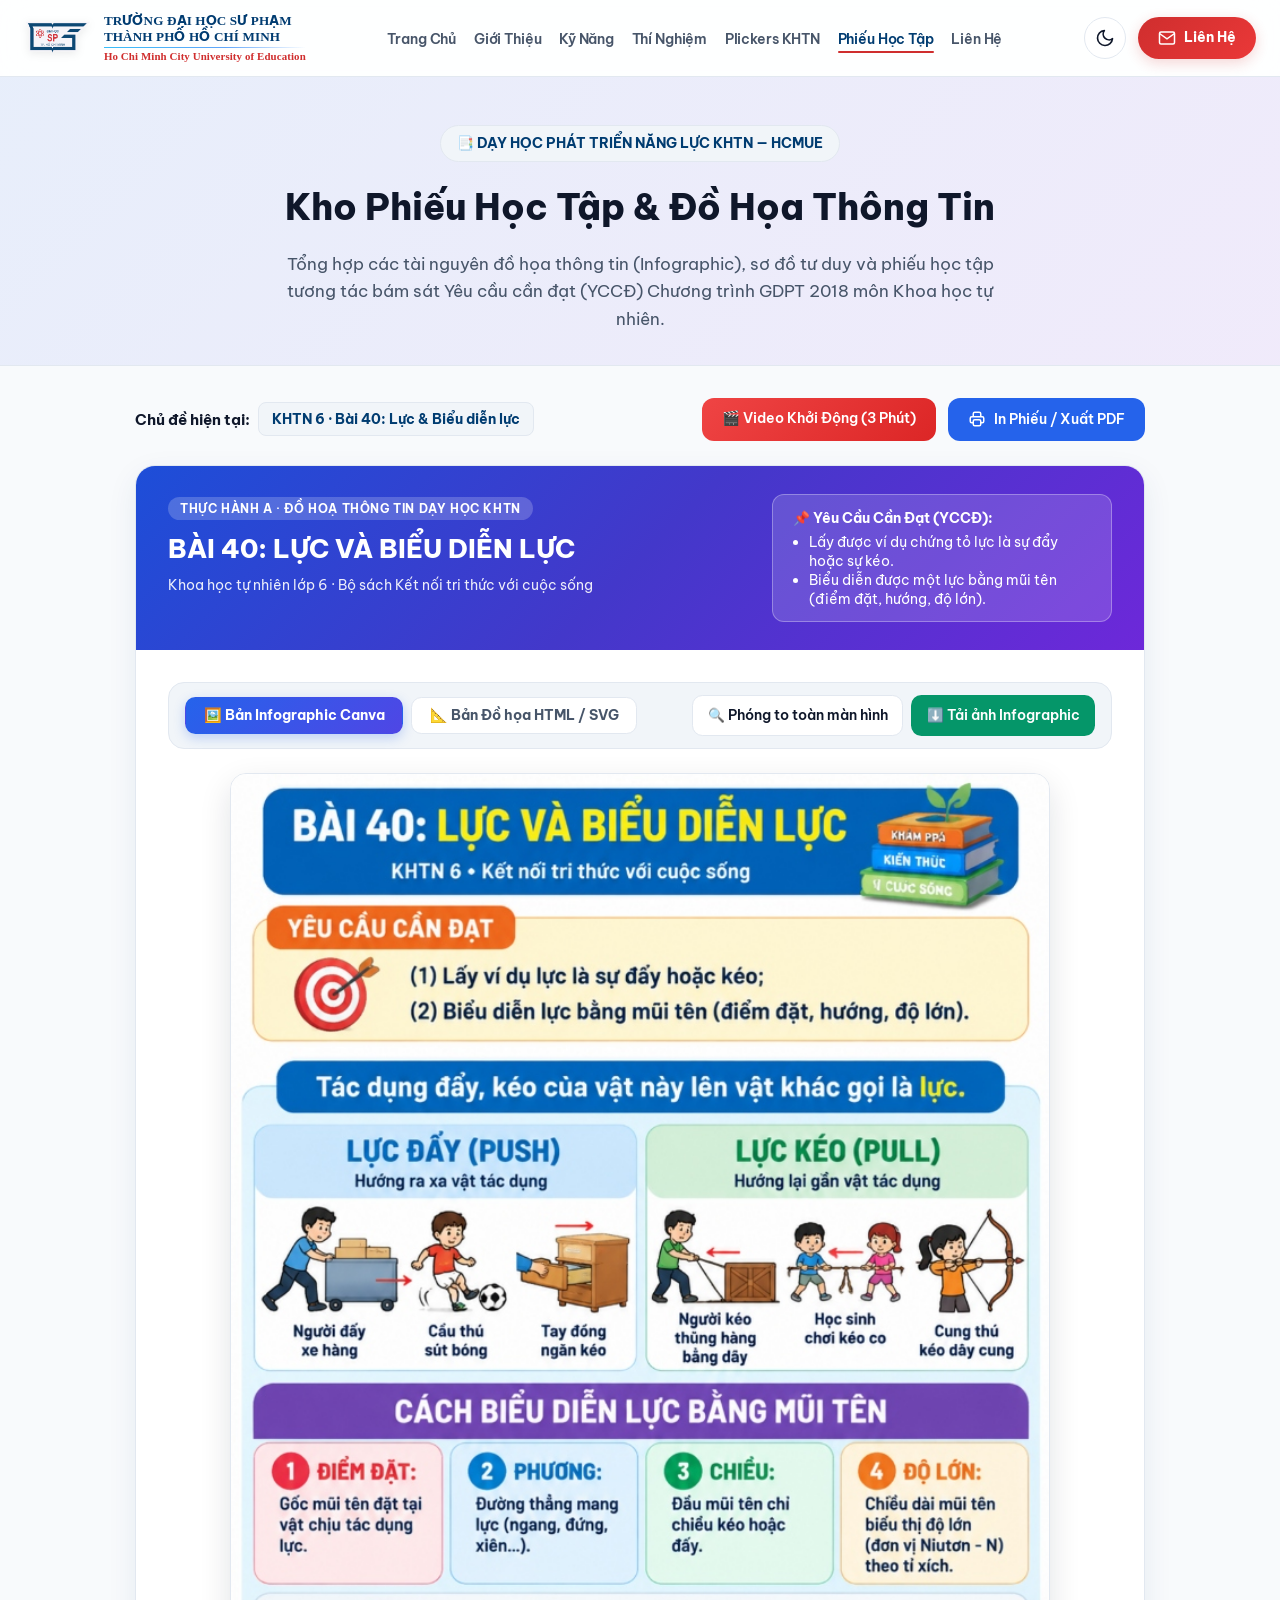
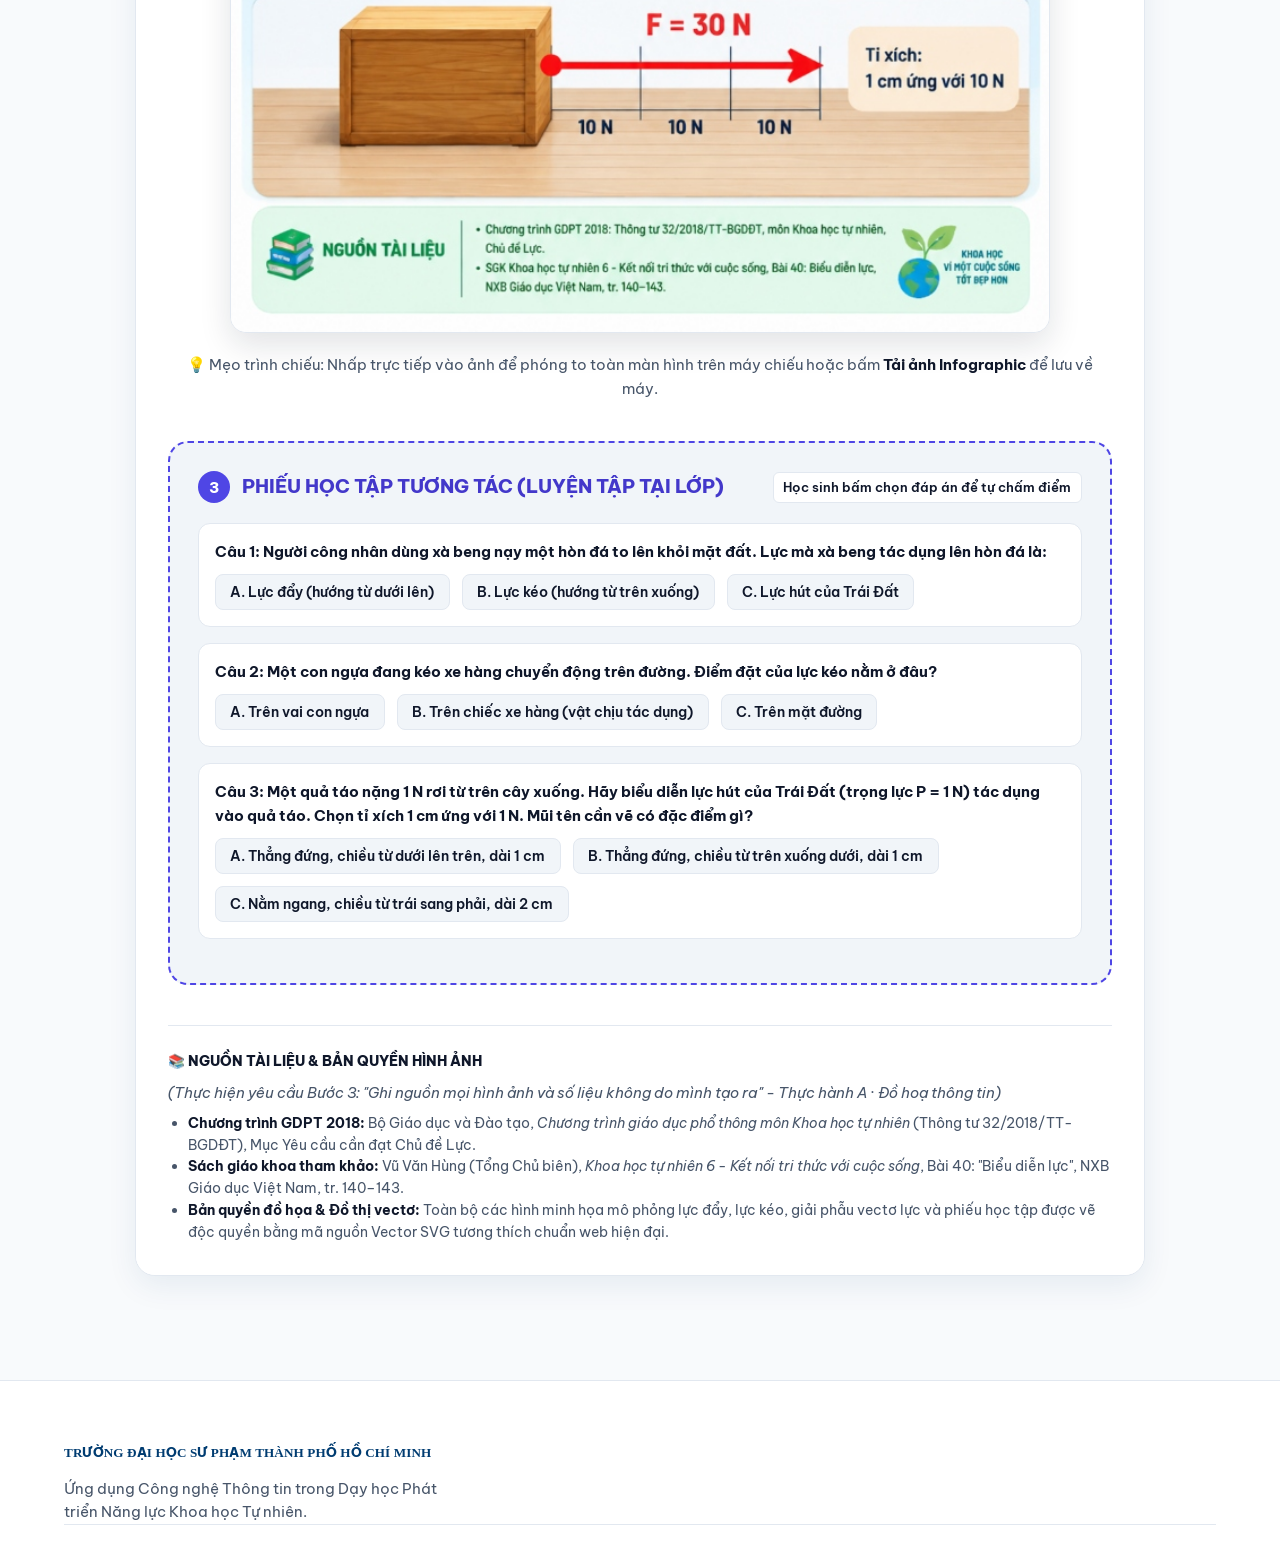
<file: phieu-hoc-tap/index.html>
<!DOCTYPE html>
<html lang="vi">
<head>
  <meta charset="UTF-8">
  <meta http-equiv="refresh" content="0; url=../phieu-hoc-tap.html">
  <title>Đang chuyển hướng đến Phiếu Học Tập...</title>
</head>
<body style="font-family: sans-serif; text-align: center; padding: 50px;">
  <p>Đang chuyển hướng đến trang <a href="../phieu-hoc-tap.html">Phiếu Học Tập & Đồ Họa Thông Tin</a>...</p>
</body>
</html>
</file>
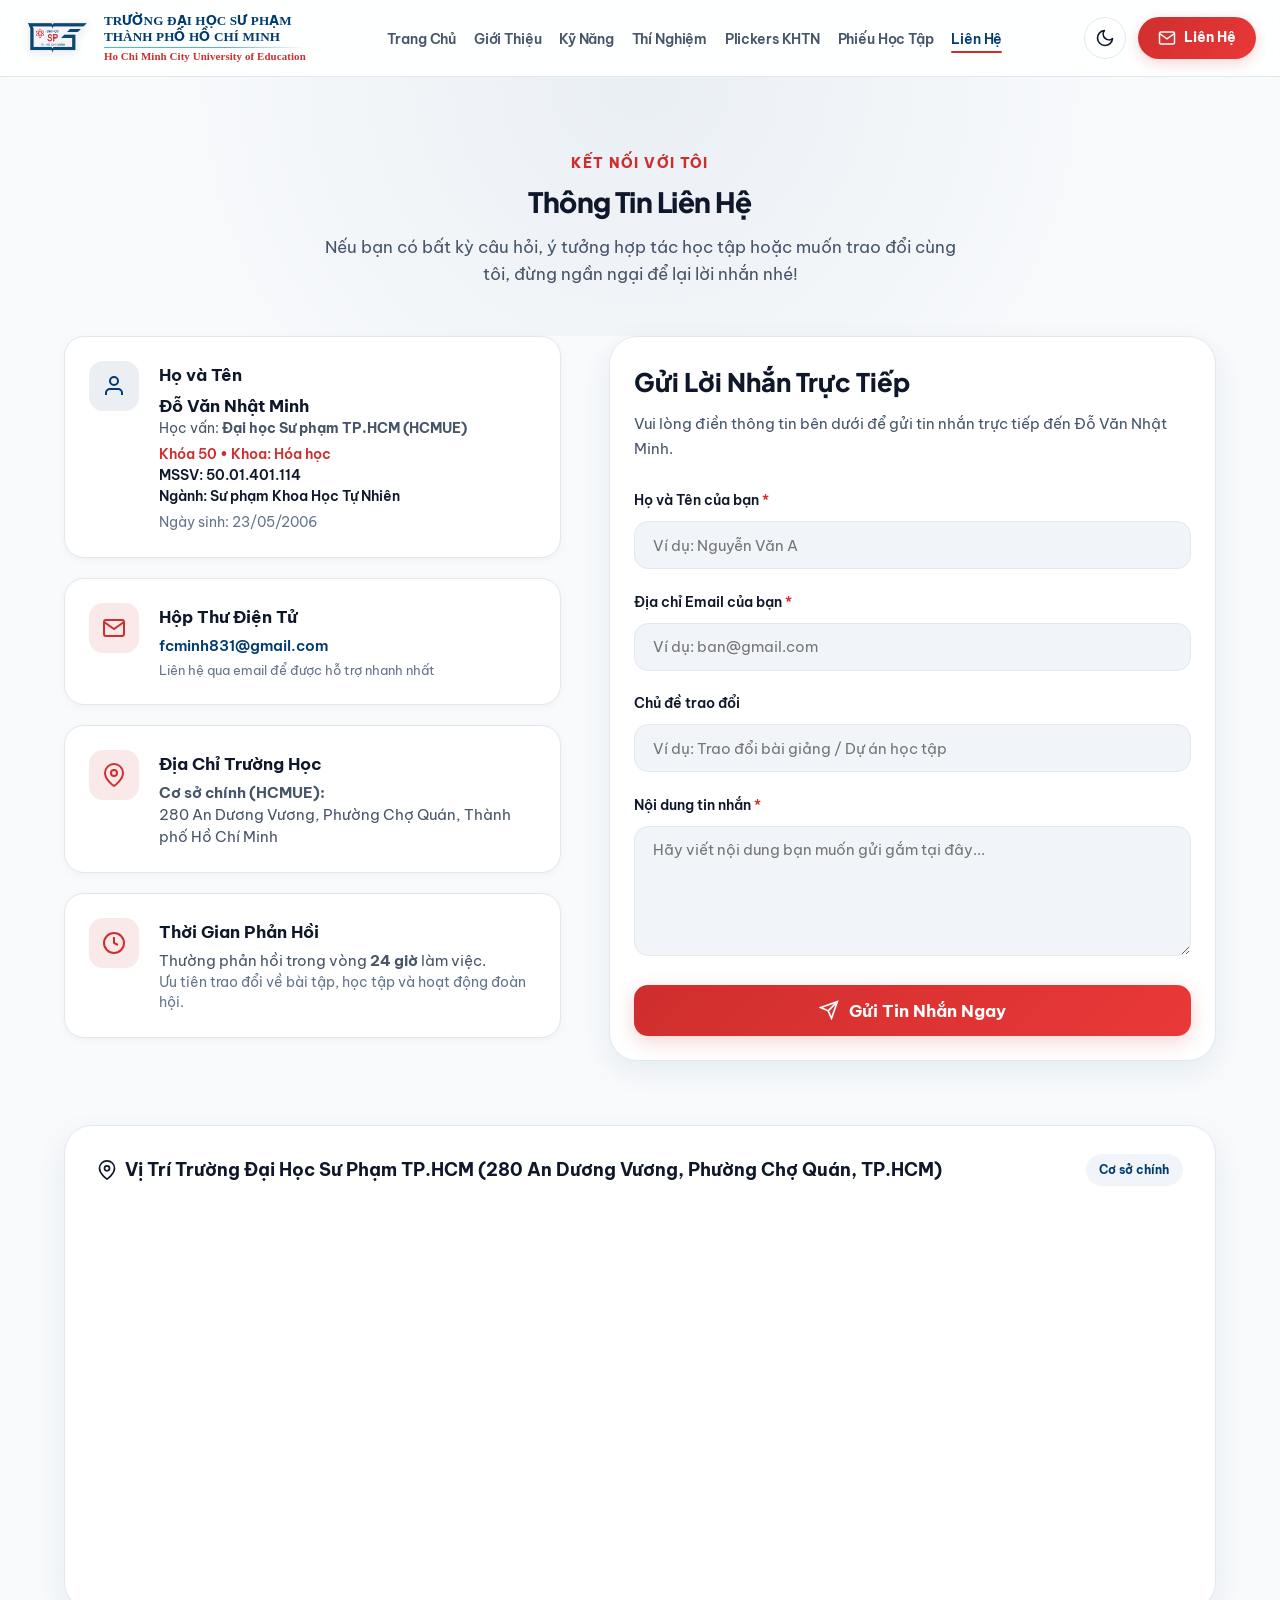
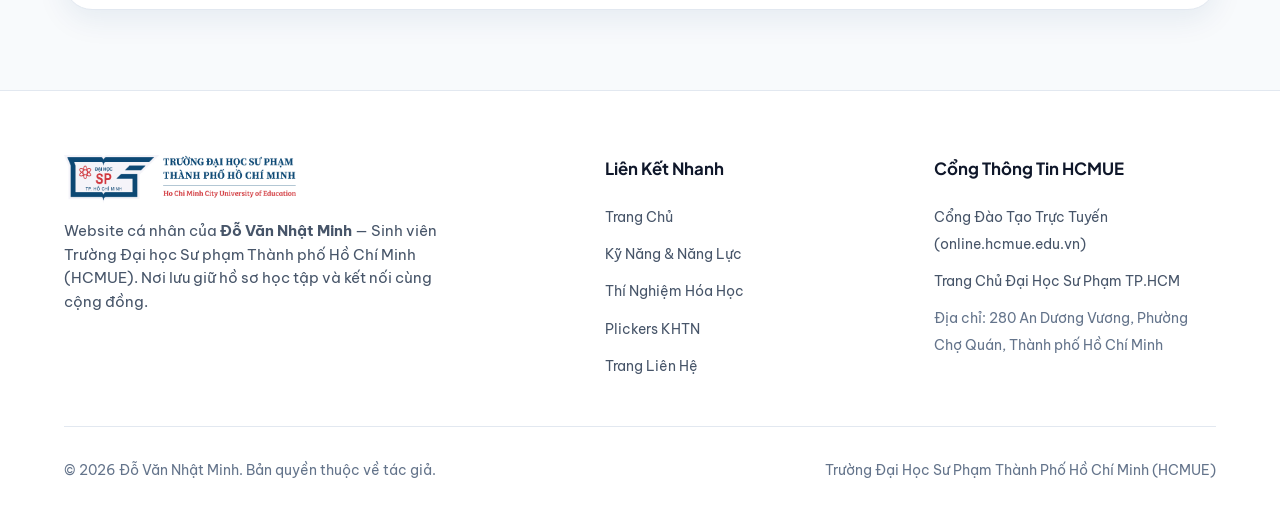
<file: contact.html>
<!DOCTYPE html>
<html lang="vi" data-theme="light">
<head>
  <meta charset="UTF-8">
  <meta name="viewport" content="width=device-width, initial-scale=1.0">
  <title>Liên Hệ | Đỗ Văn Nhật Minh - Trường Đại học Sư phạm TP.HCM</title>
  <meta name="description" content="Trang liên hệ của Đỗ Văn Nhật Minh - Sinh viên Trường Đại học Sư phạm Thành phố Hồ Chí Minh (HCMUE).">
  
  <!-- Favicon with HCMUE Logo -->
  <link rel="icon" type="image/png" href="assets/images/logo-hcmue.png">
  
  <!-- Fonts -->
  <link rel="preconnect" href="https://fonts.googleapis.com">
  <link rel="preconnect" href="https://fonts.gstatic.com" crossorigin>
  <link href="https://fonts.googleapis.com/css2?family=Be+Vietnam+Pro:ital,wght@0,300;0,400;0,500;0,600;0,700;0,800;1,400&family=Plus+Jakarta+Sans:wght@600;700;800&display=swap" rel="stylesheet">
  
  <!-- Main Stylesheet -->
  <link rel="stylesheet" href="assets/css/style.css">
</head>
<body>

  <!-- ==================== SITE HEADER & NAVBAR ==================== -->
  <header class="site-header">
    <div class="container navbar">
      <!-- Brand & School Logo -->
      <a href="index.html" class="nav-brand" title="Trường Đại học Sư phạm TP. Hồ Chí Minh">
        <img src="assets/images/logo-hcmue.png" alt="Logo Trường Đại học Sư phạm TP.HCM" class="brand-logo-img">
        <div class="brand-text">
          <div class="brand-title-vn">
            <span>TRƯỜNG ĐẠI HỌC SƯ PHẠM</span>
            <span>THÀNH PHỐ HỒ CHÍ MINH</span>
          </div>
          <div class="brand-divider"></div>
          <span class="brand-sub-en">Ho Chi Minh City University of Education</span>
        </div>
      </a>

      <!-- Desktop Navigation Menu -->
      <ul class="nav-menu" id="navMenu">
        <li><a href="index.html" class="nav-link">Trang Chủ</a></li>
        <li><a href="index.html#about" class="nav-link">Giới Thiệu</a></li>
        <li><a href="skills.html" class="nav-link">Kỹ Năng</a></li>
        <li><a href="lab.html" class="nav-link">Thí Nghiệm</a></li>
        <li><a href="plickers.html" class="nav-link">Plickers KHTN</a></li>
        <li><a href="phieu-hoc-tap.html" class="nav-link" id="nav-link-pht">Phiếu Học Tập</a></li>
        <li><a href="contact.html" class="nav-link active">Liên Hệ</a></li>
      </ul>

      <!-- Actions: Theme Toggle & Contact Button -->
      <div class="nav-actions">
        <button class="theme-toggle-btn" id="themeToggle" title="Chuyển đổi chế độ Sáng / Tối" aria-label="Đổi giao diện">
          <svg class="theme-icon-moon" width="20" height="20" viewBox="0 0 24 24" fill="none" stroke="currentColor" stroke-width="2" stroke-linecap="round" stroke-linejoin="round">
            <path d="M21 12.79A9 9 0 1 1 11.21 3 7 7 0 0 0 21 12.79z"></path>
          </svg>
          <svg class="theme-icon-sun" width="20" height="20" viewBox="0 0 24 24" fill="none" stroke="currentColor" stroke-width="2" stroke-linecap="round" stroke-linejoin="round">
            <circle cx="12" cy="12" r="5"></circle>
            <line x1="12" y1="1" x2="12" y2="3"></line>
            <line x1="12" y1="21" x2="12" y2="23"></line>
            <line x1="4.22" y1="4.22" x2="5.64" y2="5.64"></line>
            <line x1="18.36" y1="18.36" x2="19.78" y2="19.78"></line>
            <line x1="1" y1="12" x2="3" y2="12"></line>
            <line x1="21" y1="12" x2="23" y2="12"></line>
            <line x1="4.22" y1="19.78" x2="5.64" y2="18.36"></line>
            <line x1="18.36" y1="5.64" x2="19.78" y2="4.22"></line>
          </svg>
        </button>

        <a href="contact.html" class="btn-contact-nav">
          <svg width="18" height="18" viewBox="0 0 24 24" fill="none" stroke="currentColor" stroke-width="2">
            <path d="M4 4h16c1.1 0 2 .9 2 2v12c0 1.1-.9 2-2 2H4c-1.1 0-2-.9-2-2V6c0-1.1.9-2 2-2z"></path>
            <polyline points="22,6 12,13 2,6"></polyline>
          </svg>
          Liên Hệ
        </a>

        <!-- Mobile Toggle Button -->
        <button class="mobile-toggle" id="mobileToggle" aria-label="Mở Menu" aria-expanded="false">
          <svg width="26" height="26" viewBox="0 0 24 24" fill="none" stroke="currentColor" stroke-width="2">
            <line x1="3" y1="12" x2="21" y2="12"></line>
            <line x1="3" y1="6" x2="21" y2="6"></line>
            <line x1="3" y1="18" x2="21" y2="18"></line>
          </svg>
        </button>
      </div>
    </div>
  </header>

  <!-- ==================== CONTACT HEADER ==================== -->
  <section class="contact-header-section">
    <div class="container">
      <span class="section-subtitle">Kết Nối Với Tôi</span>
      <h1 class="section-title">Thông Tin Liên Hệ</h1>
      <p class="section-lead" style="max-width: 650px; margin: 0 auto;">
        Nếu bạn có bất kỳ câu hỏi, ý tưởng hợp tác học tập hoặc muốn trao đổi cùng tôi, đừng ngần ngại để lại lời nhắn nhé!
      </p>
    </div>
  </section>

  <!-- ==================== MAIN CONTENT ==================== -->
  <main class="container">
    <div class="contact-layout-grid">
      <!-- Contact Details Column -->
      <div class="contact-cards-column">
        <!-- Card: Họ Tên & Chức Danh -->
        <div class="contact-info-card">
          <div class="contact-icon-box">
            <svg width="24" height="24" viewBox="0 0 24 24" fill="none" stroke="currentColor" stroke-width="2">
              <path d="M20 21v-2a4 4 0 0 0-4-4H8a4 4 0 0 0-4 4v2"></path>
              <circle cx="12" cy="7" r="4"></circle>
            </svg>
          </div>
          <div class="contact-card-text">
            <h4>Họ và Tên</h4>
            <p style="font-weight: 700; color: var(--text-main); font-size: 1.05rem;">Đỗ Văn Nhật Minh</p>
            <p style="font-size: 0.9rem; color: var(--text-muted); margin-bottom: 0.25rem;">Học vấn: <strong>Đại học Sư phạm TP.HCM (HCMUE)</strong></p>
            <p style="font-size: 0.88rem; color: var(--accent); font-weight: 600;"> Khóa 50 • Khoa: Hóa học</p>
            <p style="font-size: 0.88rem; color: var(--text-main); font-weight: 600;">MSSV: 50.01.401.114</p>
            <p style="font-size: 0.88rem; color: var(--text-main); font-weight: 600;">Ngành: Sư phạm Khoa Học Tự Nhiên</p>
            <p style="font-size: 0.85rem; color: var(--text-light); margin-top: 0.35rem;">Ngày sinh: 23/05/2006</p>
          </div>
        </div>

        <!-- Card: Hộp Thư Điện Tử -->
        <div class="contact-info-card">
          <div class="contact-icon-box accent">
            <svg width="24" height="24" viewBox="0 0 24 24" fill="none" stroke="currentColor" stroke-width="2">
              <path d="M4 4h16c1.1 0 2 .9 2 2v12c0 1.1-.9 2-2 2H4c-1.1 0-2-.9-2-2V6c0-1.1.9-2 2-2z"></path>
              <polyline points="22,6 12,13 2,6"></polyline>
            </svg>
          </div>
          <div class="contact-card-text">
            <h4>Hộp Thư Điện Tử</h4>
            <p><a href="mailto:fcminh831@gmail.com" style="color: var(--primary); text-decoration: none; font-weight: 600;">fcminh831@gmail.com</a></p>
            <p style="font-size: 0.82rem; color: var(--text-light); margin-top: 0.25rem;">Liên hệ qua email để được hỗ trợ nhanh nhất</p>
          </div>
        </div>

        <!-- Card: Địa Chỉ Học Tập -->
        <div class="contact-info-card">
          <div class="contact-icon-box accent">
            <svg width="24" height="24" viewBox="0 0 24 24" fill="none" stroke="currentColor" stroke-width="2">
              <path d="M21 10c0 7-9 13-9 13s-9-6-9-13a9 9 0 0 1 18 0z"></path>
              <circle cx="12" cy="10" r="3"></circle>
            </svg>
          </div>
          <div class="contact-card-text">
            <h4>Địa Chỉ Trường Học</h4>
            <p><strong>Cơ sở chính (HCMUE):</strong></p>
            <p>280 An Dương Vương, Phường Chợ Quán, Thành phố Hồ Chí Minh</p>
          </div>
        </div>


        <!-- Card: Thời Gian & Trạng Thái -->
        <div class="contact-info-card">
          <div class="contact-icon-box accent">
            <svg width="24" height="24" viewBox="0 0 24 24" fill="none" stroke="currentColor" stroke-width="2">
              <circle cx="12" cy="12" r="10"></circle>
              <polyline points="12 6 12 12 16 14"></polyline>
            </svg>
          </div>
          <div class="contact-card-text">
            <h4>Thời Gian Phản Hồi</h4>
            <p>Thường phản hồi trong vòng <strong>24 giờ</strong> làm việc.</p>
            <p style="font-size: 0.85rem; color: var(--text-light);">Ưu tiên trao đổi về bài tập, học tập và hoạt động đoàn hội.</p>
          </div>
        </div>
      </div>

      <!-- Contact Form Column -->
      <div class="contact-form-card">
        <h3>Gửi Lời Nhắn Trực Tiếp</h3>
        <p>Vui lòng điền thông tin bên dưới để gửi tin nhắn trực tiếp đến Đỗ Văn Nhật Minh.</p>

        <form id="contactForm" action="https://formsubmit.co/fcminh831@gmail.com" method="POST">
          <input type="hidden" name="_template" value="table">
          <input type="hidden" name="_subject" value="[Website HCMUE] Tin nhắn liên hệ mới từ Website">
          <input type="hidden" name="_autoresponse" value="Cảm ơn bạn đã liên hệ với tôi, tôi đã nhận được thông tin và sẽ phản hồi trong thời gian sớm nhất.&#10;&#10;Trân trọng,&#10;Đỗ Văn Nhật Minh - Trường Đại học Sư phạm TP.HCM (HCMUE)">
          <input type="hidden" name="_next" id="_nextUrl" value="https://udcnttptnls.vercel.app/contact.html?sent=success">
          
          <div class="form-group">
            <label for="fullName" class="form-label">Họ và Tên của bạn <span class="req">*</span></label>
            <input type="text" id="fullName" name="name" class="form-control" placeholder="Ví dụ: Nguyễn Văn A" required>
          </div>

          <div class="form-group">
            <label for="email" class="form-label">Địa chỉ Email của bạn <span class="req">*</span></label>
            <input type="email" id="email" name="email" class="form-control" placeholder="Ví dụ: ban@gmail.com" required>
          </div>

          <div class="form-group">
            <label for="subject" class="form-label">Chủ đề trao đổi</label>
            <input type="text" id="subject" name="subject" class="form-control" placeholder="Ví dụ: Trao đổi bài giảng / Dự án học tập">
          </div>

          <div class="form-group">
            <label for="message" class="form-label">Nội dung tin nhắn <span class="req">*</span></label>
            <textarea id="message" name="message" class="form-control" placeholder="Hãy viết nội dung bạn muốn gửi gắm tại đây..." required></textarea>
          </div>

          <button type="submit" class="btn-submit-form">
            <svg width="20" height="20" viewBox="0 0 24 24" fill="none" stroke="currentColor" stroke-width="2">
              <line x1="22" y1="2" x2="11" y2="13"></line>
              <polygon points="22 2 15 22 11 13 2 9 22 2"></polygon>
            </svg>
            Gửi Tin Nhắn Ngay
          </button>
        </form>
      </div>
    </div>

    <!-- Google Map Embed Section of HCMUE -->
    <div class="map-container-card">
      <div class="map-header-info">
        <h4>
          <svg width="20" height="20" viewBox="0 0 24 24" fill="none" stroke="currentColor" stroke-width="2">
            <path d="M21 10c0 7-9 13-9 13s-9-6-9-13a9 9 0 0 1 18 0z"></path>
            <circle cx="12" cy="10" r="3"></circle>
          </svg>
          Vị Trí Trường Đại Học Sư Phạm TP.HCM (280 An Dương Vương, Phường Chợ Quán, TP.HCM)
        </h4>
        <span class="campus-tag" style="background: var(--bg-surface-soft);">Cơ sở chính</span>
      </div>

      <iframe 
        class="map-embed" 
        src="https://www.google.com/maps/embed?pb=!1m18!1m12!1m3!1d3919.6510344445354!2d106.67969707570381!3d10.761354659469735!2m3!1f0!2f0!3f0!3m2!1i1024!2i768!4f13.1!3m3!1m2!1s0x31752f1b7c3ed289%3A0xa06651894598e488!2zVHLGsOG7nW5nIMSQ4bqhaSBo4buNYyBTxrAgcGjhuqFtIFRow6BuaCBwaOG7kSBI4buTIENow60gTWluaA!5e0!3m2!1svi!2s!4v1710000000000!5m2!1svi!2s" 
        allowfullscreen="" 
        loading="lazy" 
        referrerpolicy="no-referrer-when-downgrade" 
        title="Bản đồ vị trí Trường Đại học Sư phạm TP.HCM">
      </iframe>
    </div>
  </main>

  <!-- ==================== TOAST NOTIFICATION ==================== -->
  <div class="toast-notification" id="toastNotification" role="alert" aria-live="assertive">
    <span class="toast-icon">✅</span>
    <div id="toastMessage">Cảm ơn bạn! Tin nhắn đã được gửi thành công.</div>
  </div>

  <!-- ==================== SITE FOOTER ==================== -->
  <footer class="site-footer">
    <div class="container">
      <div class="footer-grid">
        <div class="footer-brand">
          <img src="assets/images/logo_banner.758d891f.png" alt="Trường Đại học Sư phạm TP. Hồ Chí Minh" class="footer-logo-img">
          <p class="footer-desc">
            Website cá nhân của <strong>Đỗ Văn Nhật Minh</strong> — Sinh viên Trường Đại học Sư phạm Thành phố Hồ Chí Minh (HCMUE). Nơi lưu giữ hồ sơ học tập và kết nối cùng cộng đồng.
          </p>
        </div>

        <div class="footer-col">
          <h5>Liên Kết Nhanh</h5>
          <ul class="footer-links">
            <li><a href="index.html" class="footer-link">Trang Chủ</a></li>
            <li><a href="skills.html" class="footer-link">Kỹ Năng & Năng Lực</a></li>
            <li><a href="lab.html" class="footer-link">Thí Nghiệm Hóa Học</a></li>
            <li><a href="plickers.html" class="footer-link">Plickers KHTN</a></li>
            <li><a href="contact.html" class="footer-link">Trang Liên Hệ</a></li>
          </ul>
        </div>

        <div class="footer-col">
          <h5>Cổng Thông Tin HCMUE</h5>
          <ul class="footer-links">
            <li><a href="https://online.hcmue.edu.vn" target="_blank" rel="noopener noreferrer" class="footer-link">Cổng Đào Tạo Trực Tuyến (online.hcmue.edu.vn)</a></li>
            <li><a href="https://hcmue.edu.vn" target="_blank" rel="noopener noreferrer" class="footer-link">Trang Chủ Đại Học Sư Phạm TP.HCM</a></li>
            <li><span class="footer-link" style="color: var(--text-light);">Địa chỉ: 280 An Dương Vương, Phường Chợ Quán, Thành phố Hồ Chí Minh</span></li>
          </ul>
        </div>
      </div>

      <div class="footer-bottom">
        <div>
          © 2026 Đỗ Văn Nhật Minh. Bản quyền thuộc về tác giả.
        </div>
        <div>
          Trường Đại Học Sư Phạm Thành Phố Hồ Chí Minh (HCMUE)
        </div>
      </div>
    </div>
  </footer>

  <!-- Main JavaScript File -->
  <script src="assets/js/main.js"></script>
</body>
</html>
</file>
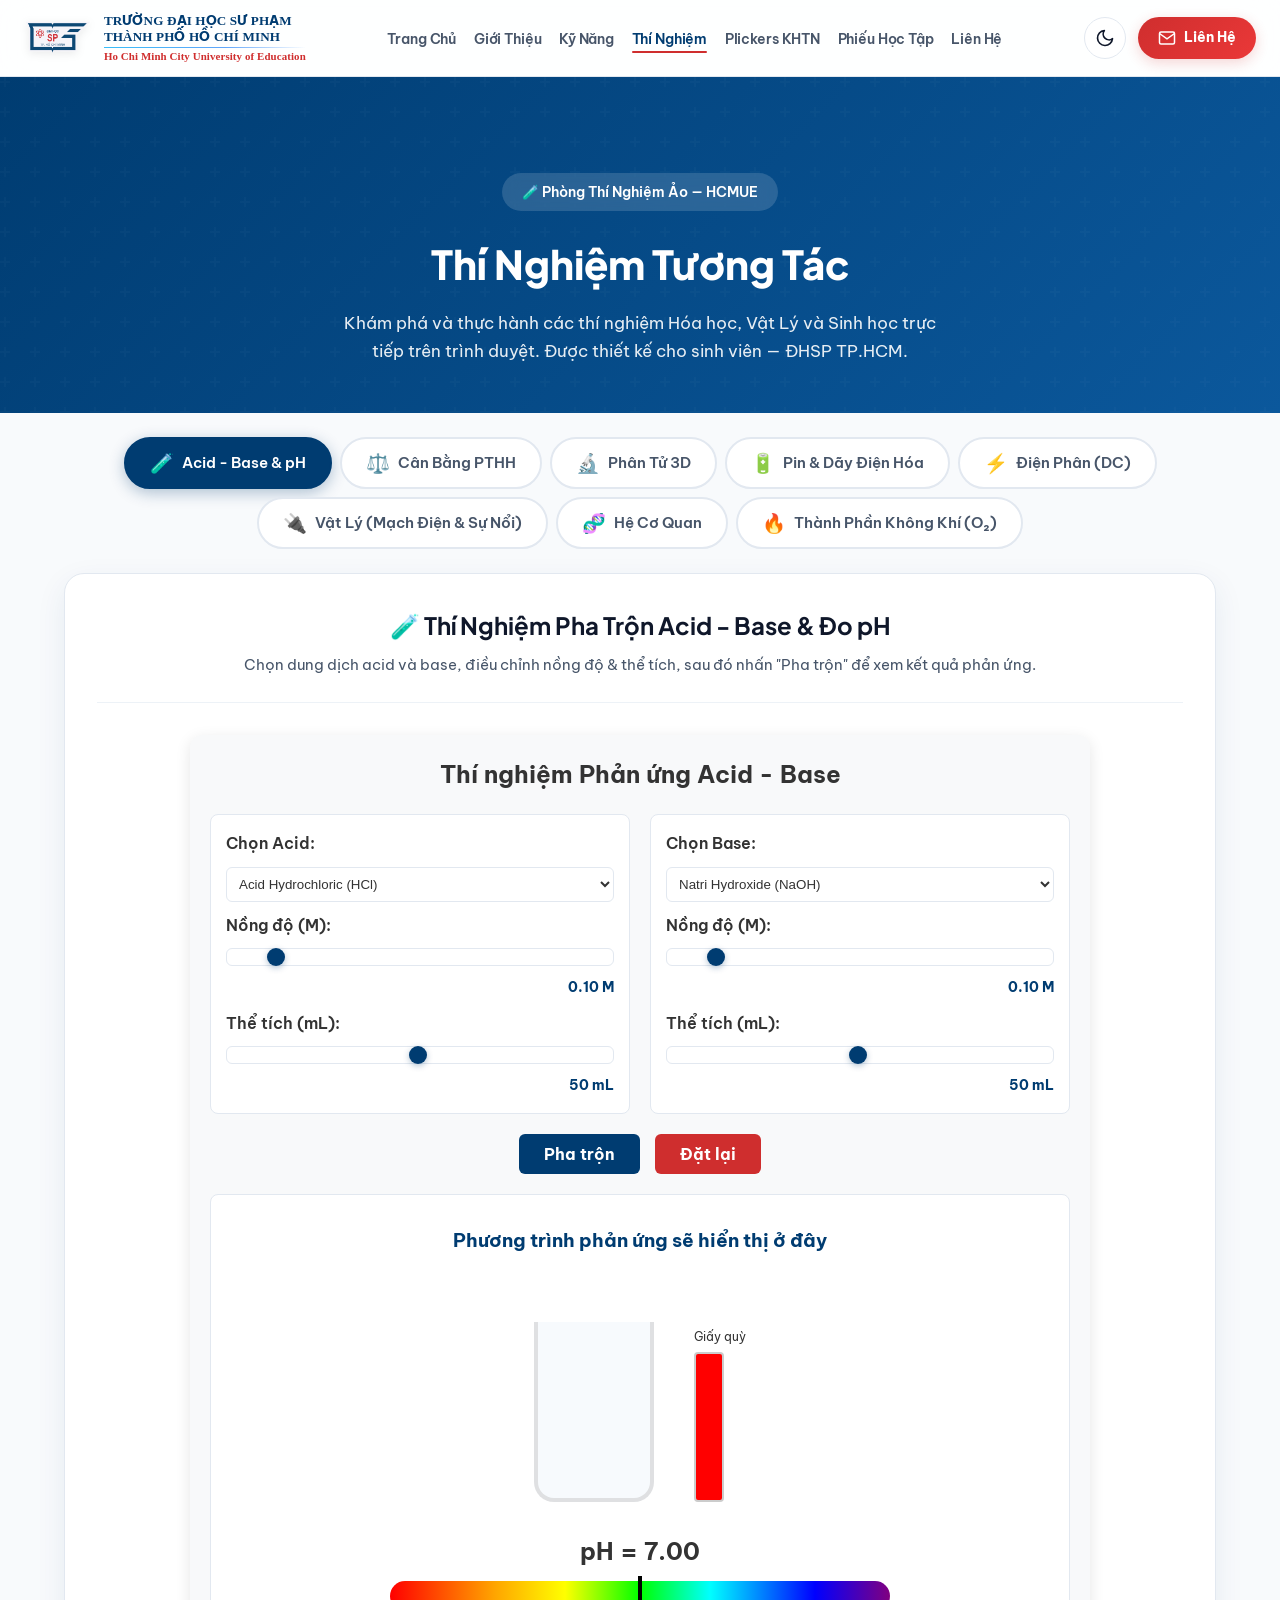
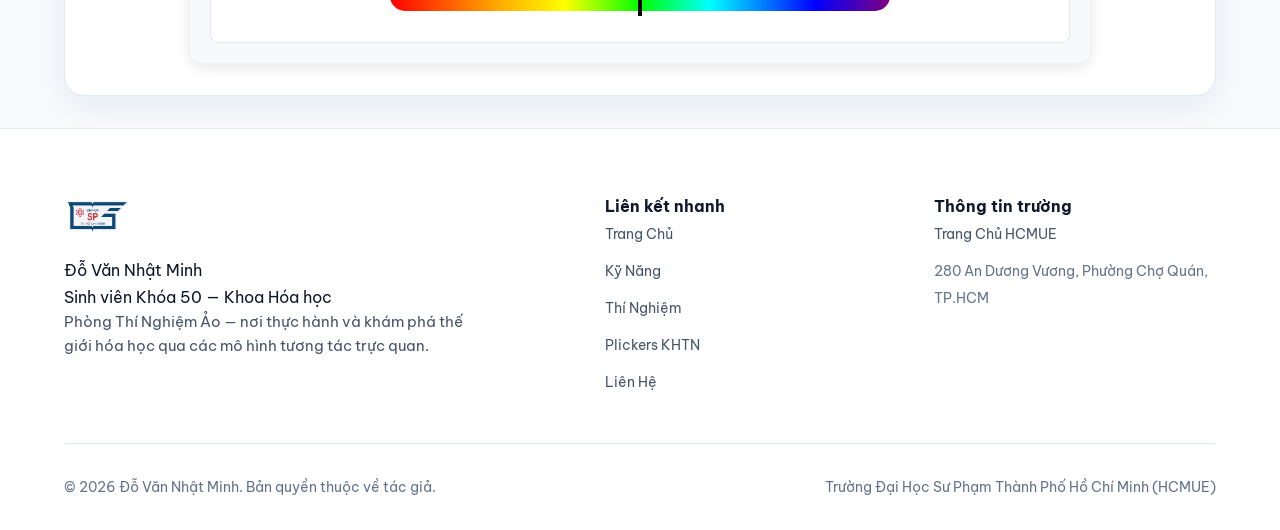
<file: lab.html>
<!DOCTYPE html>
<html lang="vi" data-theme="light">
<head>
  <meta charset="UTF-8">
  <meta name="viewport" content="width=device-width, initial-scale=1.0">
  <title>Phòng Thí Nghiệm Ảo | Đỗ Văn Nhật Minh - HCMUE</title>
  <meta name="description" content="Phòng thí nghiệm ảo - Thực hành thí nghiệm tương tác trực tiếp trên trình duyệt. Đỗ Văn Nhật Minh - Trường ĐH Sư phạm TP.HCM.">
  
  <!-- Favicon -->
  <link rel="icon" type="image/png" href="assets/images/logo-hcmue.png">
  
  <!-- Fonts -->
  <link rel="preconnect" href="https://fonts.googleapis.com">
  <link rel="preconnect" href="https://fonts.gstatic.com" crossorigin>
  <link href="https://fonts.googleapis.com/css2?family=Be+Vietnam+Pro:ital,wght@0,300;0,400;0,500;0,600;0,700;0,800;1,400&family=Plus+Jakarta+Sans:wght@600;700;800&display=swap" rel="stylesheet">
  
  <!-- Stylesheets -->
  <link rel="stylesheet" href="assets/css/style.css">
  <link rel="stylesheet" href="assets/css/lab.css">
  <link rel="stylesheet" href="assets/css/lab-galvanic.css?v=20261011">
  <link rel="stylesheet" href="assets/css/lab-electrolysis.css?v=20261012_large_font">
  <link rel="stylesheet" href="assets/css/lab-oxygen.css">
</head>
<body>

  <!-- ==================== SITE HEADER & NAVBAR ==================== -->
  <header class="site-header">
    <div class="container navbar">
      <!-- Brand & School Logo -->
      <a href="index.html" class="nav-brand" title="Trường Đại học Sư phạm TP. Hồ Chí Minh">
        <img src="assets/images/logo-hcmue.png" alt="Logo Trường Đại học Sư phạm TP.HCM" class="brand-logo-img">
        <div class="brand-text">
          <div class="brand-title-vn">
            <span>TRƯỜNG ĐẠI HỌC SƯ PHẠM</span>
            <span>THÀNH PHỐ HỒ CHÍ MINH</span>
          </div>
          <div class="brand-divider"></div>
          <span class="brand-sub-en">Ho Chi Minh City University of Education</span>
        </div>
      </a>

      <!-- Desktop Navigation Menu -->
      <ul class="nav-menu" id="navMenu">
        <li><a href="index.html" class="nav-link">Trang Chủ</a></li>
        <li><a href="index.html#about" class="nav-link">Giới Thiệu</a></li>
        <li><a href="skills.html" class="nav-link">Kỹ Năng</a></li>
        <li><a href="lab.html" class="nav-link active" id="nav-link-lab">Thí Nghiệm</a></li>
        <li><a href="plickers.html" class="nav-link" id="nav-link-plickers">Plickers KHTN</a></li>
        <li><a href="phieu-hoc-tap.html" class="nav-link" id="nav-link-pht">Phiếu Học Tập</a></li>
        <li><a href="contact.html" class="nav-link">Liên Hệ</a></li>
      </ul>

      <!-- Actions -->
      <div class="nav-actions">
        <button class="theme-toggle-btn" id="themeToggle" title="Chuyển đổi chế độ Sáng / Tối" aria-label="Đổi giao diện">
          <svg class="theme-icon-moon" width="20" height="20" viewBox="0 0 24 24" fill="none" stroke="currentColor" stroke-width="2" stroke-linecap="round" stroke-linejoin="round">
            <path d="M21 12.79A9 9 0 1 1 11.21 3 7 7 0 0 0 21 12.79z"></path>
          </svg>
          <svg class="theme-icon-sun" width="20" height="20" viewBox="0 0 24 24" fill="none" stroke="currentColor" stroke-width="2" stroke-linecap="round" stroke-linejoin="round">
            <circle cx="12" cy="12" r="5"></circle>
            <line x1="12" y1="1" x2="12" y2="3"></line>
            <line x1="12" y1="21" x2="12" y2="23"></line>
            <line x1="4.22" y1="4.22" x2="5.64" y2="5.64"></line>
            <line x1="18.36" y1="18.36" x2="19.78" y2="19.78"></line>
            <line x1="1" y1="12" x2="3" y2="12"></line>
            <line x1="21" y1="12" x2="23" y2="12"></line>
            <line x1="4.22" y1="19.78" x2="5.64" y2="18.36"></line>
            <line x1="18.36" y1="5.64" x2="19.78" y2="4.22"></line>
          </svg>
        </button>
        <a href="contact.html" class="btn-contact-nav">
          <svg width="18" height="18" viewBox="0 0 24 24" fill="none" stroke="currentColor" stroke-width="2">
            <path d="M4 4h16c1.1 0 2 .9 2 2v12c0 1.1-.9 2-2 2H4c-1.1 0-2-.9-2-2V6c0-1.1.9-2 2-2z"></path>
            <polyline points="22,6 12,13 2,6"></polyline>
          </svg>
          Liên Hệ
        </a>

        <!-- Mobile Toggle Button -->
        <button class="mobile-toggle" id="mobileToggle" aria-label="Mở Menu" aria-expanded="false">
          <svg width="26" height="26" viewBox="0 0 24 24" fill="none" stroke="currentColor" stroke-width="2">
            <line x1="3" y1="12" x2="21" y2="12"></line>
            <line x1="3" y1="6" x2="21" y2="6"></line>
            <line x1="3" y1="18" x2="21" y2="18"></line>
          </svg>
        </button>
      </div>
    </div>
  </header>

  <!-- ==================== LAB HERO BANNER ==================== -->
  <section class="lab-hero">
    <div class="container lab-hero-content">
      <div class="lab-hero-badge">🧪 Phòng Thí Nghiệm Ảo — HCMUE</div>
      <h1>Thí Nghiệm Tương Tác</h1>
      <p>Khám phá và thực hành các thí nghiệm Hóa học, Vật Lý và Sinh học trực tiếp trên trình duyệt. Được thiết kế cho sinh viên — ĐHSP TP.HCM.</p>
    </div>
  </section>

  <!-- ==================== EXPERIMENT TABS ==================== -->
  <section class="section">
    <div class="container">
      <!-- Tab Navigation -->
      <div class="lab-tabs">
        <button class="lab-tab-btn active" data-tab="acid-base" onclick="switchTab('acid-base')">
          <span class="tab-icon">🧪</span> Acid - Base & pH
        </button>
        <button class="lab-tab-btn" data-tab="balance" onclick="switchTab('balance')">
          <span class="tab-icon">⚖️</span> Cân Bằng PTHH
        </button>
        <button class="lab-tab-btn" data-tab="molecule" onclick="switchTab('molecule')">
          <span class="tab-icon">🔬</span> Phân Tử 3D
        </button>
        <button class="lab-tab-btn" data-tab="galvanic" onclick="switchTab('galvanic')">
          <span class="tab-icon">🔋</span> Pin & Dãy Điện Hóa
        </button>
        <button class="lab-tab-btn" data-tab="electrolysis" onclick="switchTab('electrolysis')">
          <span class="tab-icon">⚡</span> Điện Phân (DC)
        </button>
        <button class="lab-tab-btn" data-tab="circuit" onclick="switchTab('circuit')">
          <span class="tab-icon">🔌</span> Vật Lý (Mạch Điện & Sự Nổi)
        </button>
        <button class="lab-tab-btn" data-tab="biology" onclick="switchTab('biology')">
          <span class="tab-icon">🧬</span> Hệ Cơ Quan
        </button>
        <button class="lab-tab-btn" data-tab="oxygen" onclick="switchTab('oxygen')">
          <span class="tab-icon">🔥</span> Thành Phần Không Khí (O₂)
        </button>
      </div>

      <!-- Experiment 1: Acid-Base & pH -->
      <div class="experiment-panel active" id="panel-acid-base">
        <div class="experiment-container">
          <div class="experiment-header">
            <h2>🧪 Thí Nghiệm Pha Trộn Acid - Base & Đo pH</h2>
            <p>Chọn dung dịch acid và base, điều chỉnh nồng độ & thể tích, sau đó nhấn "Pha trộn" để xem kết quả phản ứng.</p>
          </div>
          <div id="experiment-acid-base">
            <!-- Nội dung sẽ được tạo bởi lab-acid-base.js -->
          </div>
        </div>
      </div>

      <!-- Experiment 2: Equation Balancing -->
      <div class="experiment-panel" id="panel-balance">
        <div class="experiment-container">
          <div class="experiment-header">
            <h2>⚖️ Game: Cân Bằng Phương Trình Hóa Học</h2>
            <p>Điền hệ số phù hợp để cân bằng phương trình. Có 3 cấp độ từ dễ đến khó — bạn sẵn sàng chưa?</p>
          </div>
          <div id="experiment-balance">
            <!-- Nội dung sẽ được tạo bởi lab-balance.js -->
          </div>
        </div>
      </div>

      <!-- Experiment 3: 3D Molecule Viewer -->
      <div class="experiment-panel" id="panel-molecule">
        <div class="experiment-container">
          <div class="experiment-header">
            <h2>🔬 Mô Hình Cấu Trúc Phân Tử 3D</h2>
            <p>Chọn phân tử để xem cấu trúc 3D. Kéo chuột để xoay, cuộn để phóng to/thu nhỏ mô hình.</p>
          </div>
          <div id="experiment-molecule">
            <!-- Nội dung sẽ được tạo bởi lab-molecule.js -->
          </div>
        </div>
      </div>
      <!-- Experiment: Galvanic Cell & Electrochemical Series -->
      <div class="experiment-panel" id="panel-galvanic">
        <div class="experiment-container">
          <div class="experiment-header">
            <h2>🔋 Mô Phỏng Pin Điện Hóa & Dãy Điện Hóa Kim Loại (Hóa Học 12)</h2>
            <p>Khám phá thế điện cực chuẩn (E°), bản chất phản ứng oxi hóa - khử tự diễn biến tạo dòng điện, vai trò của cầu muối KNO₃ và quy tắc alpha (α).</p>
          </div>
          <div id="experiment-galvanic">
            <!-- Nội dung sẽ được tạo bởi lab-galvanic.js -->
          </div>
        </div>
      </div>

      <!-- Experiment: Electrolysis (Điện Phân Dung Dịch & Nóng Chảy) -->
      <div class="experiment-panel" id="panel-electrolysis">
        <div class="experiment-container">
          <div class="experiment-header">
            <h2>⚡ Mô Phỏng Thí Nghiệm Điện Phân & Định Luật Faraday (Hóa Học 12)</h2>
            <p>Khám phá bản chất quá trình oxi hóa - khử cưỡng bức dưới tác dụng của dòng điện một chiều (DC), sự khử ở Catot (−), sự oxi hóa ở Anot (+), bọt khí, mạ điện và tính toán định luật Faraday.</p>
          </div>
          <div id="experiment-electrolysis">
            <!-- Nội dung sẽ được tạo bởi lab-electrolysis.js -->
          </div>
        </div>
      </div>

      <!-- Experiment 4: Physics (Circuit & Buoyancy) -->
      <div class="experiment-panel" id="panel-circuit">
        <div class="experiment-container">
          <!-- Physics Sub-Navigation Switcher -->
          <div class="physics-subtabs-nav">
            <button class="physics-subtab-btn active" id="btn-sub-circuit" onclick="switchPhysicsSubtab('circuit')">
              <span class="subtab-icon">⚡</span> Mạch Điện Tương Tác (PhET DC Kit)
            </button>
            <button class="physics-subtab-btn" id="btn-sub-buoyancy" onclick="switchPhysicsSubtab('buoyancy')">
              <span class="subtab-icon">🍊</span> Sự Chìm Nổi & Bí Ẩn Quả Cam (Lực Đẩy Archimedes)
              <span class="subtab-badge">Mới</span>
            </button>
          </div>

          <!-- Sub-panel 1: DC Circuit Kit -->
          <div id="subpanel-circuit" class="physics-subpanel active">
            <div class="experiment-header">
              <h2>⚡ Phòng Thí Nghiệm Mạch Điện Tương Tác (PhET DC Circuit Kit)</h2>
              <p>Mô phỏng mạch điện trực quan theo phong cách PhET (Colorado): Kéo thả que đo Vôn kế, quan sát dòng electron trôi, gạt công tắc và khám phá định luật Ohm.</p>
            </div>
            <div id="experiment-circuit">
              <!-- Nội dung sẽ được tạo bởi lab-circuit.js -->
            </div>
          </div>

          <!-- Sub-panel 2: Buoyancy & Archimedes (Orange Misconception Lesson) -->
          <div id="subpanel-buoyancy" class="physics-subpanel" style="display: none;">
            
            <!-- Thanh điều hướng học tập -->
            <div class="buoyancy-section-nav">
              <button class="b-nav-btn active" id="btn-nav-context" onclick="scrollToBuoyancyPart('buoyancy-context-sec')">
                📖 1. Hiện Tượng Thực Tế & Đặt Vấn Đề
              </button>
              <button class="b-nav-btn" id="btn-nav-exp" onclick="scrollToBuoyancyPart('buoyancy-exp-sec')">
                🧪 2. Thí Nghiệm Tương Tác 4 Bước (POE)
              </button>
            </div>

            <!-- ========================================================
                 PHẦN 1: BỐI CẢNH DẠY HỌC & TÌNH HUỐNG XUẤT PHÁT
                 ======================================================== -->
            <div id="buoyancy-context-sec" class="buoyancy-context-container">
              <div class="context-section-title">
                <span>📖</span> HIỆN TƯỢNG THỰC TẾ & TÌNH HUỐNG KHÁM PHÁ
              </div>
              <div class="context-subtitle">
                Cùng quan sát những nghịch lý thú vị từ thế giới tự nhiên và đời sống thường nhật để bắt đầu hành trình khám phá!
              </div>

              <!-- 3 Thẻ Bối Cảnh Đời Sống Thực Tiễn -->
              <div class="buoyancy-story-grid">
                <div class="story-card">
                  <span class="story-icon">🚢</span>
                  <h4>Nghịch Lý Tàu Thép & Viên Sỏi</h4>
                  <p>Một con tàu chở hàng bằng thép siêu trọng tải nặng hàng chục vạn tấn vẫn kiêu hãnh rẽ sóng trên đại dương, nhưng một viên sỏi hay chiếc kim sắt chỉ nặng vài gam rơi xuống nước lại chìm ngay lập tức!</p>
                </div>

                <div class="story-card">
                  <span class="story-icon">🏊</span>
                  <h4>Cảm Giác Nhẹ Nhõm Dưới Nước</h4>
                  <p>Khi bước xuống hồ bơi hay ngâm mình trong bồn tắm, ta cảm thấy cơ thể nhẹ bẫng đi lạ kỳ. Một bạn nhỏ có thể dễ dàng nhấc bổng người bạn nặng 50kg trong nước mà trên cạn không thể làm được.</p>
                </div>

                <div class="story-card">
                  <span class="story-icon">🍊</span>
                  <h4>Thử Thách Gian Bếp: Hai Quả Cam</h4>
                  <p>Có 2 quả cam cùng một cây: 1 quả để nguyên vỏ và 1 quả bóc sạch vỏ. Đặt lên cân điện tử: Quả nguyên vỏ nặng hơn (260g) so với quả bóc vỏ (210g). Nếu thả cả hai vào nước, quả nào sẽ chìm, quả nào sẽ nổi?</p>
                </div>
              </div>

              <!-- Thanh Kêu Gọi Hành Động (Call to Action) -->
              <div class="context-cta-bar">
                <div>
                  <strong>💡 Thử thách dành cho em:</strong> Dự đoán quả cam nào chìm, quả nào nổi và kiểm chứng trực tiếp qua thí nghiệm ảo!
                </div>
                <button class="context-cta-btn" onclick="scrollToBuoyancyPart('buoyancy-exp-sec')">
                  🧪 Tiến Hành Thí Nghiệm Kiểm Chứng Ngay ➔
                </button>
              </div>
            </div>

            <!-- ========================================================
                 PHẦN 2: THÍ NGHIỆM ẢO MÔ PHỎNG TƯƠNG TÁC (QUY TRÌNH 4 BƯỚC POE)
                 ======================================================== -->
            <div id="buoyancy-exp-sec">
              <div class="experiment-header">
                <h2>🍊 Thí Nghiệm Ảo: Sự Chìm Nổi & Bí Ẩn Quả Cam (Tiến Trình POE)</h2>
                <p>Quy trình thực nghiệm 4 bước: <strong>(1) Cân dữ kiện ➔ (2) Dự đoán Plickers ➔ (3) Thả nước & Quan sát ➔ (4) Kính lúp & Bản chất Archimedes</strong>.</p>
              </div>
              <div id="experiment-buoyancy">
                <!-- Nội dung thí nghiệm động và Canvas sẽ được tạo bởi lab-buoyancy.js -->
              </div>
            </div>
          </div>
        </div>
      </div>

      <!-- Experiment 5: Biology Organ Systems -->
      <div class="experiment-panel" id="panel-biology">
        <div class="experiment-container">
          <div class="experiment-header">
            <h2>🧬 Sinh Học — Giải Phẫu 3D Các Hệ Cơ Quan (Phong Cách FA Quiz)</h2>
            <p>Mô hình 3D giải phẫu y khoa tương tác chuẩn FA Course: Quan sát hệ hô hấp với quả tim đang đập theo chu kỳ sinh học, bóc tách cấu tạo và thử tài trắc nghiệm.</p>
          </div>
          <div id="experiment-biology">
            <!-- Nội dung sẽ được tạo bởi lab-biology.js -->
          </div>
        </div>
      </div>

      <!-- Experiment 7: Oxygen & Air Composition -->
      <div class="experiment-panel" id="panel-oxygen">
        <div class="experiment-container">
          <div id="experiment-oxygen">
            <!-- Nội dung sẽ được tạo bởi lab-oxygen.js -->
          </div>
        </div>
      </div>

    </div>
  </section>

  <!-- ==================== FOOTER ==================== -->
  <footer class="site-footer">
    <div class="container">
      <div class="footer-grid">
        <div class="footer-col">
          <div class="footer-brand">
            <img src="assets/images/logo-hcmue.png" alt="Logo HCMUE" class="footer-logo-img">
            <div>
              <div class="footer-brand-name">Đỗ Văn Nhật Minh</div>
              <div class="footer-brand-sub">Sinh viên Khóa 50 — Khoa Hóa học</div>
            </div>
          </div>
          <p class="footer-desc">
            Phòng Thí Nghiệm Ảo — nơi thực hành và khám phá thế giới hóa học qua các mô hình tương tác trực quan.
          </p>
        </div>

        <div class="footer-col">
          <h4 class="footer-heading">Liên kết nhanh</h4>
          <ul class="footer-links">
            <li><a href="index.html" class="footer-link">Trang Chủ</a></li>
            <li><a href="skills.html" class="footer-link">Kỹ Năng</a></li>
            <li><a href="lab.html" class="footer-link">Thí Nghiệm</a></li>
            <li><a href="plickers.html" class="footer-link">Plickers KHTN</a></li>
            <li><a href="contact.html" class="footer-link">Liên Hệ</a></li>
          </ul>
        </div>

        <div class="footer-col">
          <h4 class="footer-heading">Thông tin trường</h4>
          <ul class="footer-links">
            <li><a href="https://hcmue.edu.vn" target="_blank" rel="noopener noreferrer" class="footer-link">Trang Chủ HCMUE</a></li>
            <li><span class="footer-link" style="color: var(--text-light);">280 An Dương Vương, Phường Chợ Quán, TP.HCM</span></li>
          </ul>
        </div>
      </div>

      <div class="footer-bottom">
        <div>© 2026 Đỗ Văn Nhật Minh. Bản quyền thuộc về tác giả.</div>
        <div>Trường Đại Học Sư Phạm Thành Phố Hồ Chí Minh (HCMUE)</div>
      </div>
    </div>
  </footer>

  <!-- ==================== JAVASCRIPT ==================== -->
  <script src="assets/js/main.js"></script>
  <script src="assets/js/lab-acid-base.js"></script>
  <script src="assets/js/lab-balance.js"></script>
  <script src="assets/js/lab-molecule.js"></script>
  <script src="assets/js/lab-galvanic.js?v=20261011"></script>
  <script src="assets/js/lab-electrolysis.js?v=20261012_javel"></script>
  <script src="assets/js/lab-circuit.js"></script>
  <script src="assets/js/lab-buoyancy.js?v=20261014_student"></script>
  <script src="assets/js/lab-biology.js?v=20261011_fix"></script>
  <script src="assets/js/lab-oxygen.js?v=20261014"></script>
  
  <script>
    // Tự động chuyển hướng nếu người dùng bấm link cũ lab.html?tab=plickers hoặc chứa room
    (function() {
      const urlParams = new URLSearchParams(window.location.search);
      if (urlParams.get('tab') === 'plickers' || urlParams.has('room') || window.location.hash === '#plickers') {
        window.location.replace('plickers.html' + window.location.search + window.location.hash);
        return;
      }

      // Hỗ trợ mở trực tiếp tab từ URL param hoặc hash (ví dụ: lab.html?tab=electrolysis hoặc #electrolysis)
      const initialTab = urlParams.get('tab') || window.location.hash.replace('#', '');
      if (initialTab && ['acid-base', 'balance', 'molecule', 'galvanic', 'electrolysis', 'circuit', 'biology', 'oxygen'].includes(initialTab)) {
        if (document.readyState === 'loading') {
          document.addEventListener('DOMContentLoaded', () => switchTab(initialTab));
        } else {
          switchTab(initialTab);
        }
      }
    })();

    // Tab switching logic cho các thí nghiệm (Hóa học, Vật Lý, Sinh học)
    function switchTab(tabName) {
      // Deactivate all tabs and panels
      document.querySelectorAll('.lab-tab-btn').forEach(btn => btn.classList.remove('active'));
      document.querySelectorAll('.experiment-panel').forEach(panel => panel.classList.remove('active'));
      
      // Activate selected
      const targetBtn = document.querySelector(`[data-tab="${tabName}"]`);
      if (targetBtn) targetBtn.classList.add('active');
      const targetPanel = document.getElementById(`panel-${tabName}`);
      if (targetPanel) targetPanel.classList.add('active');

      // Kích hoạt tính toán lại kích thước canvas mô hình
      window.dispatchEvent(new Event('resize'));
    }

    // Subtab switching cho phân môn Vật Lý (Mạch điện DC vs Sự chìm nổi)
    function switchPhysicsSubtab(subName) {
      document.querySelectorAll('.physics-subtab-btn').forEach(btn => btn.classList.remove('active'));
      document.querySelectorAll('.physics-subpanel').forEach(panel => {
        panel.classList.remove('active');
        panel.style.display = 'none';
      });

      const targetBtn = document.getElementById(`btn-sub-${subName}`);
      const targetPanel = document.getElementById(`subpanel-${subName}`);
      if (targetBtn) targetBtn.classList.add('active');
      if (targetPanel) {
        targetPanel.classList.add('active');
        targetPanel.style.display = 'block';
      }

      window.dispatchEvent(new Event('resize'));
    }

    // Điều hướng giữa Hiện tượng thực tế và Thí nghiệm POE
    function scrollToBuoyancyPart(partId) {
      document.querySelectorAll('.b-nav-btn').forEach(b => b.classList.remove('active'));
      if (partId === 'buoyancy-context-sec') {
        const btn = document.getElementById('btn-nav-context');
        if (btn) btn.classList.add('active');
      } else if (partId === 'buoyancy-exp-sec') {
        const btn = document.getElementById('btn-nav-exp');
        if (btn) btn.classList.add('active');
      }

      const targetEl = document.getElementById(partId);
      if (targetEl) {
        targetEl.scrollIntoView({ behavior: 'smooth', block: 'start' });
      }
    }
  </script>

</body>
</html>
</file>
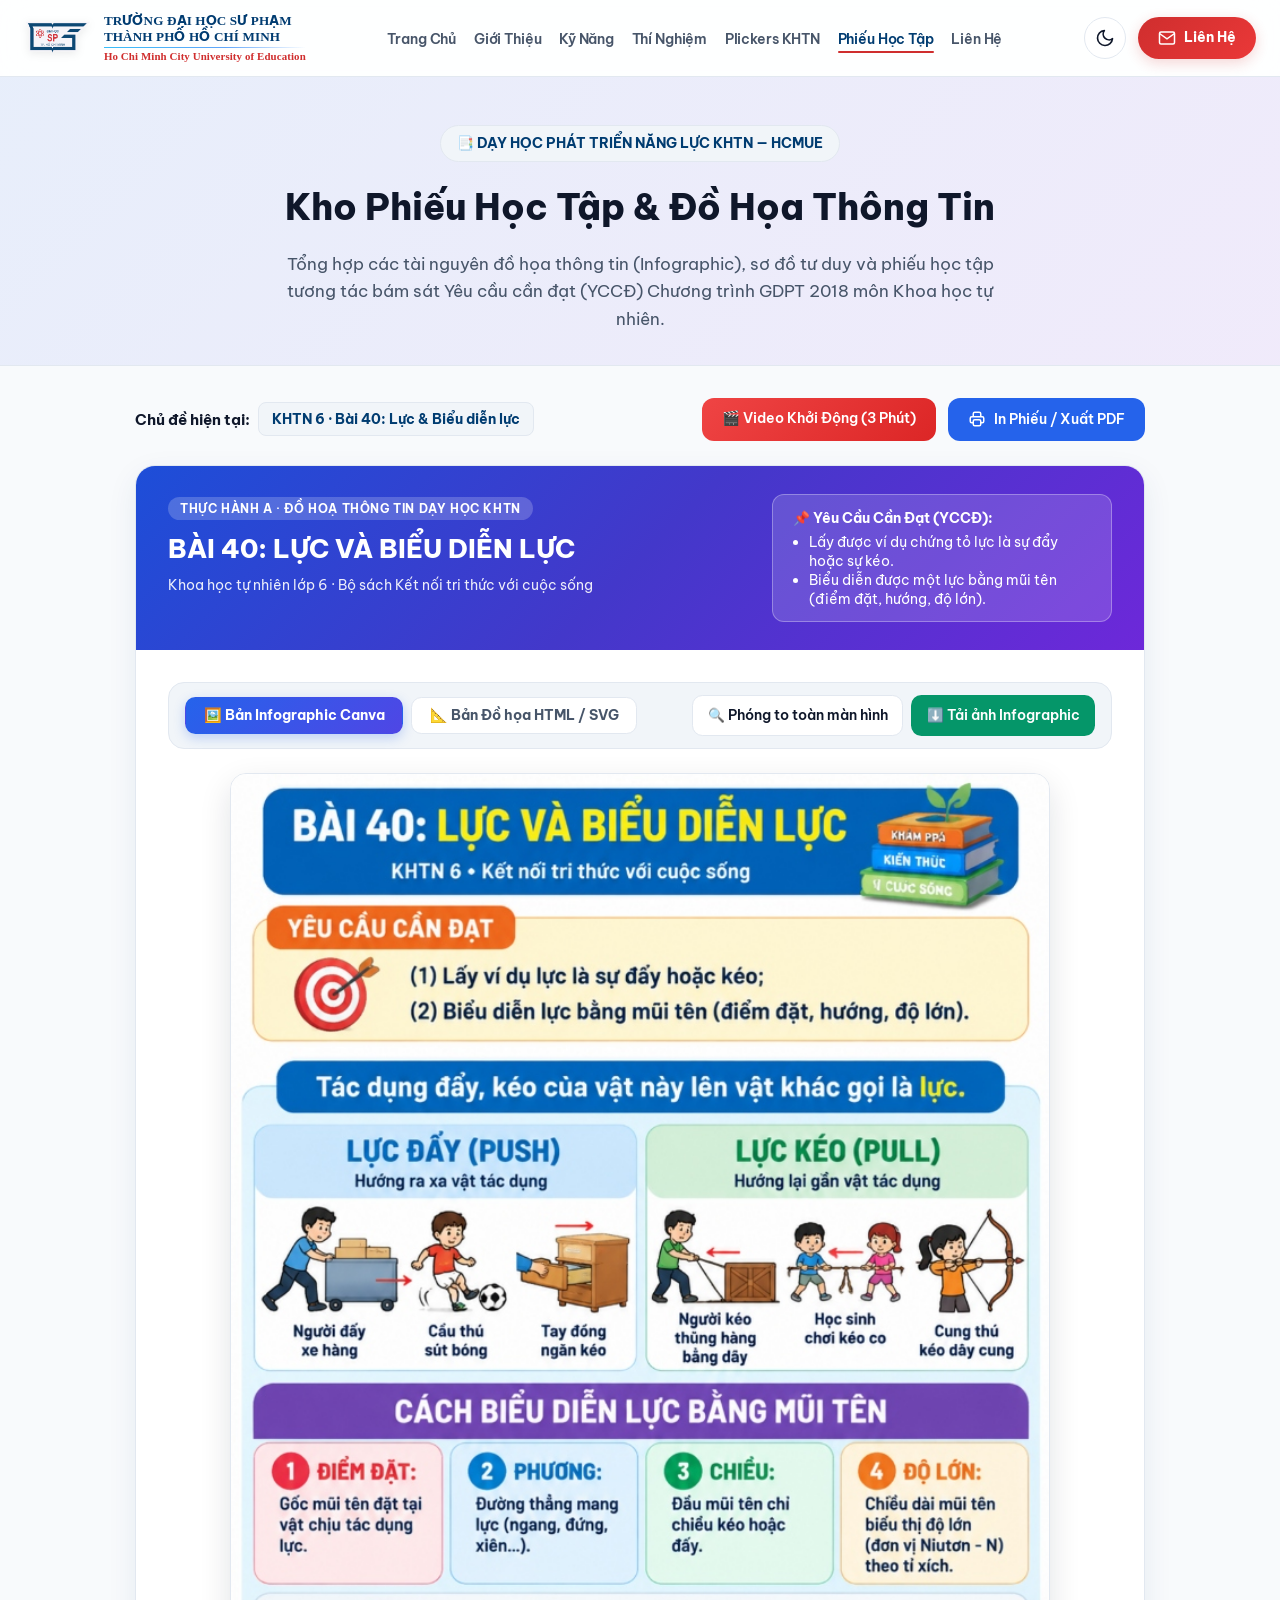
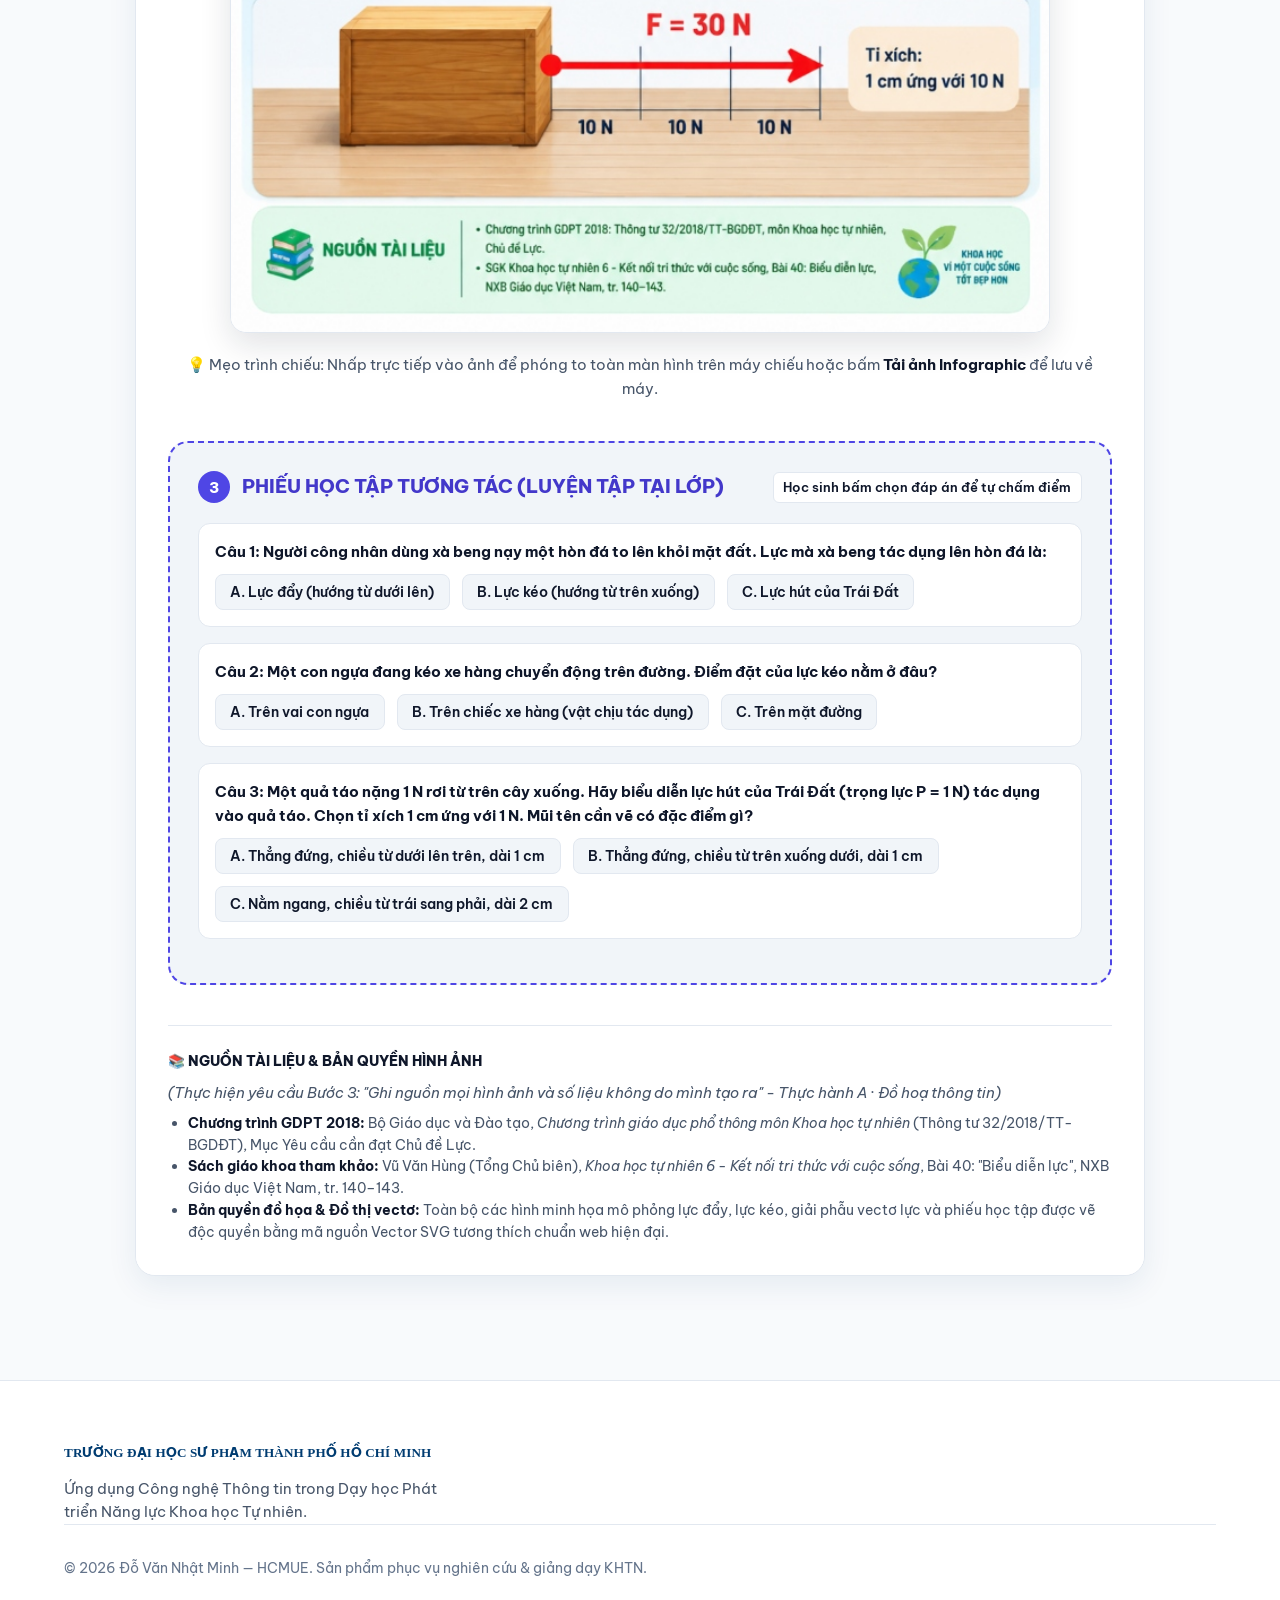
<file: phieu-hoc-tap.html>
<!DOCTYPE html>
<html lang="vi" data-theme="light">
<head>
  <meta charset="UTF-8">
  <meta name="viewport" content="width=device-width, initial-scale=1.0">
  <title>📑 Phiếu Học Tập & Đồ Họa Thông Tin KHTN | Đỗ Văn Nhật Minh - HCMUE</title>
  <meta name="description" content="Kho Phiếu học tập trực quan và Đồ họa thông tin (Infographic) môn Khoa học tự nhiên chuẩn GDPT 2018 - Trường Đại học Sư phạm TP. Hồ Chí Minh.">
  
  <!-- Favicon -->
  <link rel="icon" type="image/png" href="assets/images/logo-hcmue.png">
  
  <!-- Fonts -->
  <link rel="preconnect" href="https://fonts.googleapis.com">
  <link rel="preconnect" href="https://fonts.gstatic.com" crossorigin>
  <link href="https://fonts.googleapis.com/css2?family=Be+Vietnam+Pro:ital,wght@0,300;0,400;0,500;0,600;0,700;0,800;1,400&family=Plus+Jakarta+Sans:wght@600;700;800&display=swap" rel="stylesheet">
  
  <!-- Stylesheets -->
  <link rel="stylesheet" href="assets/css/style.css">
  
  <style>
    /* Styling riêng cho trang Phiếu Học Tập - Tương thích hoàn hảo Light / Dark Mode */
    .pht-hero {
      background: linear-gradient(135deg, rgba(37, 99, 235, 0.08) 0%, rgba(147, 51, 234, 0.08) 100%);
      padding: 3rem 0 2rem;
      border-bottom: 1px solid var(--border-color);
      text-align: center;
    }
    .pht-badge {
      display: inline-flex;
      align-items: center;
      gap: 0.5rem;
      padding: 0.4rem 1rem;
      background: var(--bg-surface-soft);
      color: var(--primary);
      border: 1px solid var(--border-color);
      border-radius: 9999px;
      font-size: 0.85rem;
      font-weight: 700;
      margin-bottom: 1rem;
    }
    [data-theme="dark"] .pht-badge {
      color: #93c5fd;
    }
    .pht-container {
      max-width: 1050px;
      margin: 0 auto;
      padding: 2rem 1.25rem 4rem;
    }

    /* CARD CHÍNH */
    .infographic-card {
      background: var(--bg-surface);
      border: 1px solid var(--border-color);
      border-radius: 1.25rem;
      box-shadow: var(--shadow-md);
      overflow: hidden;
      margin-bottom: 2.5rem;
      color: var(--text-main);
    }
    .infographic-header {
      background: linear-gradient(135deg, #1d4ed8 0%, #4338ca 50%, #6d28d9 100%);
      color: #ffffff !important;
      padding: 1.75rem 2rem;
    }
    .infographic-header h2, 
    .infographic-header p,
    .infographic-header li,
    .infographic-header span,
    .infographic-header strong {
      color: #ffffff !important;
    }
    .infographic-body {
      padding: 2rem;
      background: var(--bg-surface);
      color: var(--text-main);
    }
    .infographic-body h3 {
      color: var(--text-main) !important;
      font-size: 1.25rem;
      font-weight: 800;
      display: flex;
      align-items: center;
      margin-bottom: 0.75rem;
    }
    .infographic-body p {
      color: var(--text-muted);
      line-height: 1.6;
      font-size: 0.95rem;
    }
    .infographic-body strong {
      color: var(--text-main);
    }

    .sec-badge {
      display: inline-flex;
      align-items: center;
      justify-content: center;
      width: 32px;
      height: 32px;
      background: #2563eb;
      color: #ffffff !important;
      border-radius: 9999px;
      font-weight: 800;
      font-size: 0.95rem;
      margin-right: 0.75rem;
      flex-shrink: 0;
    }

    .force-grid {
      display: grid;
      grid-template-columns: repeat(auto-fit, minmax(300px, 1fr));
      gap: 1.5rem;
      margin: 1.5rem 0;
    }
    .force-box {
      border-radius: 1rem;
      padding: 1.25rem;
      border: 1px solid var(--border-color);
      transition: all 0.3s ease;
      background: var(--bg-surface-soft);
      color: var(--text-main);
    }
    .force-box:hover {
      transform: translateY(-3px);
      box-shadow: var(--shadow-md);
    }
    .force-push {
      border-top: 4px solid #0284c7;
    }
    .force-pull {
      border-top: 4px solid #059669;
    }
    .force-box p, .force-box ul, .force-box li {
      color: var(--text-muted);
    }
    .force-box strong {
      color: var(--text-main);
    }

    /* SVG Containers */
    .svg-wrapper {
      background: #ffffff;
      border-radius: 0.75rem;
      padding: 0.75rem;
      border: 1px solid var(--border-color);
      margin: 1rem 0;
      display: flex;
      justify-content: center;
      align-items: center;
    }
    [data-theme="dark"] .svg-wrapper {
      background: #1a253e;
      border-color: #243454;
    }

    /* SVG Text colors for Dark & Light */
    .svg-floor { stroke: #cbd5e1; }
    [data-theme="dark"] .svg-floor { stroke: #475569; }
    .svg-text-label { fill: #0f172a; }
    [data-theme="dark"] .svg-text-label { fill: #f8fafc !important; }
    .svg-ruler-text { fill: #475569; }
    [data-theme="dark"] .svg-ruler-text { fill: #cbd5e1 !important; }

    .anatomy-grid {
      display: grid;
      grid-template-columns: repeat(auto-fit, minmax(210px, 1fr));
      gap: 1rem;
      margin: 1.5rem 0;
    }
    .anatomy-item {
      background: var(--bg-surface-soft);
      padding: 1.25rem;
      border-radius: 0.85rem;
      border: 1px solid var(--border-color);
      position: relative;
      color: var(--text-main);
    }
    .anatomy-tag {
      font-size: 0.75rem;
      text-transform: uppercase;
      color: #2563eb;
      font-weight: 700;
      display: block;
      margin-bottom: 0.25rem;
    }
    [data-theme="dark"] .anatomy-tag {
      color: #60a5fa;
    }
    .anatomy-item h4 {
      font-size: 1.05rem;
      font-weight: 800;
      margin-bottom: 0.4rem;
      color: var(--text-main) !important;
    }
    .anatomy-item p {
      font-size: 0.85rem;
      color: var(--text-muted) !important;
      margin: 0;
      line-height: 1.5;
    }
    .anatomy-item strong {
      color: var(--text-main) !important;
    }
    .anatomy-num {
      position: absolute;
      top: 0.75rem;
      right: 0.75rem;
      width: 28px;
      height: 28px;
      border-radius: 50%;
      background: #e0e7ff;
      color: #3730a3;
      display: flex;
      align-items: center;
      justify-content: center;
      font-weight: 800;
      font-size: 0.85rem;
    }
    [data-theme="dark"] .anatomy-num {
      background: #1e3a8a;
      color: #93c5fd;
    }

    .interactive-worksheet {
      background: var(--bg-surface-soft);
      border: 2px dashed #4f46e5;
      border-radius: 1.25rem;
      padding: 1.75rem;
      margin-top: 2rem;
      color: var(--text-main);
    }
    .interactive-worksheet h3 {
      color: #4338ca !important;
      font-size: 1.2rem;
      font-weight: 800;
      display: flex;
      align-items: center;
      margin: 0;
    }
    [data-theme="dark"] .interactive-worksheet h3 {
      color: #818cf8 !important;
    }
    .interactive-worksheet-badge {
      font-size: 0.8rem;
      background: var(--bg-surface);
      color: var(--text-main);
      padding: 0.25rem 0.6rem;
      border-radius: 6px;
      font-weight: 600;
      border: 1px solid var(--border-color);
    }
    .quiz-question {
      background: var(--bg-surface);
      border: 1px solid var(--border-color);
      border-radius: 0.75rem;
      padding: 1rem;
      margin-bottom: 1rem;
      color: var(--text-main);
    }
    .quiz-question p {
      color: var(--text-main) !important;
    }
    .quiz-btn {
      padding: 0.5rem 0.9rem;
      border-radius: 0.5rem;
      border: 1px solid var(--border-color);
      background: var(--bg-surface-soft);
      color: var(--text-main);
      cursor: pointer;
      font-size: 0.85rem;
      font-weight: 600;
      transition: all 0.2s;
    }
    .quiz-btn:hover {
      background: var(--border-color);
    }
    .quiz-btn.selected-correct {
      background: #10b981 !important;
      color: #ffffff !important;
      border-color: #059669 !important;
    }
    .quiz-btn.selected-wrong {
      background: #ef4444 !important;
      color: #ffffff !important;
      border-color: #dc2626 !important;
    }
    .sources-box {
      margin-top: 2.5rem;
      padding-top: 1.5rem;
      border-top: 1px solid var(--border-color);
      font-size: 0.85rem;
      color: var(--text-muted);
    }
    .sources-box h4 {
      color: var(--text-main) !important;
      font-weight: 800;
      text-transform: uppercase;
      margin-bottom: 0.5rem;
      display: flex;
      align-items: center;
      gap: 0.5rem;
    }
    .sources-box li {
      color: var(--text-muted);
    }
    .sources-box strong {
      color: var(--text-main);
    }

    .btn-action {
      display: inline-flex;
      align-items: center;
      gap: 0.5rem;
      padding: 0.6rem 1.25rem;
      border-radius: 0.75rem;
      font-weight: 600;
      font-size: 0.9rem;
      cursor: pointer;
      transition: all 0.2s;
    }
    .btn-print {
      background: #2563eb;
      color: #ffffff !important;
      border: none;
    }
    .btn-print:hover {
      background: #1d4ed8;
    }

    /* TAB CHUYỂN ĐỔI & TRÌNH XEM INFOGRAPHIC CANVA */
    .infographic-switcher {
      display: flex;
      justify-content: space-between;
      align-items: center;
      flex-wrap: wrap;
      gap: 0.75rem;
      margin-bottom: 1.5rem;
      padding: 0.75rem 1rem;
      background: var(--bg-surface-soft);
      border: 1px solid var(--border-color);
      border-radius: 1rem;
    }
    .switcher-tabs {
      display: flex;
      gap: 0.5rem;
      flex-wrap: wrap;
    }
    .tab-btn {
      padding: 0.55rem 1.1rem;
      border-radius: 0.65rem;
      border: 1px solid var(--border-color);
      background: var(--bg-surface);
      color: var(--text-muted);
      font-weight: 700;
      font-size: 0.88rem;
      cursor: pointer;
      transition: all 0.2s ease;
    }
    .tab-btn:hover {
      border-color: #2563eb;
      color: var(--text-main);
    }
    .tab-btn.active {
      background: linear-gradient(135deg, #2563eb 0%, #4f46e5 100%);
      color: #ffffff !important;
      border-color: transparent;
      box-shadow: 0 4px 12px rgba(37, 99, 235, 0.25);
    }
    .switcher-actions {
      display: flex;
      gap: 0.5rem;
      flex-wrap: wrap;
    }
    .btn-mini {
      display: inline-flex;
      align-items: center;
      gap: 0.4rem;
      padding: 0.5rem 0.9rem;
      border-radius: 0.65rem;
      font-weight: 600;
      font-size: 0.85rem;
      cursor: pointer;
      text-decoration: none;
      border: 1px solid var(--border-color);
      background: var(--bg-surface);
      color: var(--text-main);
      transition: all 0.2s ease;
    }
    .btn-mini:hover {
      border-color: #2563eb;
      transform: translateY(-1px);
    }
    .btn-mini-download {
      background: #059669;
      color: #ffffff !important;
      border-color: transparent;
    }
    .btn-mini-download:hover {
      background: #047857;
      border-color: transparent;
    }

    .canva-poster-wrapper {
      text-align: center;
      margin-bottom: 2.5rem;
    }
    .canva-poster-frame {
      display: inline-block;
      max-width: 820px;
      width: 100%;
      border-radius: 1rem;
      overflow: hidden;
      border: 1px solid var(--border-color);
      box-shadow: 0 12px 32px rgba(15, 23, 42, 0.12);
      background: #ffffff;
      cursor: zoom-in;
      transition: transform 0.25s ease, box-shadow 0.25s ease;
    }
    .canva-poster-frame:hover {
      transform: translateY(-2px);
      box-shadow: 0 18px 40px rgba(37, 99, 235, 0.18);
    }
    .canva-poster-frame img {
      display: block;
      width: 100%;
      height: auto;
    }
    .canva-poster-hint {
      margin-top: 0.75rem;
      font-size: 0.85rem;
      color: var(--text-muted);
    }

    /* LIGHTBOX PHÓNG TO TOÀN MÀN HÌNH */
    .lightbox-modal {
      display: none;
      position: fixed;
      inset: 0;
      z-index: 9999;
      background: rgba(15, 23, 42, 0.94);
      backdrop-filter: blur(6px);
      padding: 1.25rem;
      overflow-y: auto;
      align-items: flex-start;
      justify-content: center;
    }
    .lightbox-modal.open {
      display: flex;
    }
    .lightbox-toolbar {
      position: fixed;
      top: 1rem;
      right: 1.25rem;
      z-index: 10000;
      display: flex;
      gap: 0.6rem;
    }
    .lightbox-btn {
      padding: 0.55rem 1rem;
      border-radius: 0.65rem;
      border: 1px solid rgba(255, 255, 255, 0.25);
      background: rgba(30, 41, 59, 0.9);
      color: #ffffff !important;
      font-weight: 700;
      font-size: 0.88rem;
      cursor: pointer;
      text-decoration: none;
      transition: background 0.2s;
    }
    .lightbox-btn:hover {
      background: #2563eb;
    }
    .lightbox-btn-close {
      background: #dc2626;
      border-color: transparent;
    }
    .lightbox-btn-close:hover {
      background: #b91c1c;
    }
    .lightbox-img {
      max-width: 960px;
      width: 100%;
      height: auto;
      border-radius: 0.75rem;
      margin: 2.5rem auto 1.5rem;
      box-shadow: 0 25px 50px rgba(0, 0, 0, 0.5);
      cursor: zoom-out;
    }

    @media print {
      .site-header, .site-footer, .pht-hero, .btn-action, .no-print, .infographic-switcher, .lightbox-modal, .canva-poster-hint {
        display: none !important;
      }
      body {
        background: white !important;
        color: black !important;
      }
      .infographic-card {
        border: none !important;
        box-shadow: none !important;
      }
    }
  </style>
</head>
<body>

  <!-- ==================== SITE HEADER & NAVBAR ==================== -->
  <header class="site-header">
    <div class="container navbar">
      <!-- Brand & School Logo -->
      <a href="index.html" class="nav-brand" title="Trường Đại học Sư phạm TP. Hồ Chí Minh">
        <img src="assets/images/logo-hcmue.png" alt="Logo Trường Đại học Sư phạm TP.HCM" class="brand-logo-img">
        <div class="brand-text">
          <div class="brand-title-vn">
            <span>TRƯỜNG ĐẠI HỌC SƯ PHẠM</span>
            <span>THÀNH PHỐ HỒ CHÍ MINH</span>
          </div>
          <div class="brand-divider"></div>
          <span class="brand-sub-en">Ho Chi Minh City University of Education</span>
        </div>
      </a>

      <!-- Desktop Navigation Menu -->
      <ul class="nav-menu" id="navMenu">
        <li><a href="index.html" class="nav-link">Trang Chủ</a></li>
        <li><a href="index.html#about" class="nav-link">Giới Thiệu</a></li>
        <li><a href="skills.html" class="nav-link">Kỹ Năng</a></li>
        <li><a href="lab.html" class="nav-link" id="nav-link-lab">Thí Nghiệm</a></li>
        <li><a href="plickers.html" class="nav-link" id="nav-link-plickers">Plickers KHTN</a></li>
        <li><a href="phieu-hoc-tap.html" class="nav-link active" id="nav-link-pht">Phiếu Học Tập</a></li>
        <li><a href="contact.html" class="nav-link">Liên Hệ</a></li>
      </ul>

      <!-- Actions -->
      <div class="nav-actions">
        <button class="theme-toggle-btn" id="themeToggle" title="Chuyển đổi chế độ Sáng / Tối" aria-label="Đổi giao diện">
          <svg class="theme-icon-moon" width="20" height="20" viewBox="0 0 24 24" fill="none" stroke="currentColor" stroke-width="2" stroke-linecap="round" stroke-linejoin="round">
            <path d="M21 12.79A9 9 0 1 1 11.21 3 7 7 0 0 0 21 12.79z"></path>
          </svg>
          <svg class="theme-icon-sun" width="20" height="20" viewBox="0 0 24 24" fill="none" stroke="currentColor" stroke-width="2" stroke-linecap="round" stroke-linejoin="round">
            <circle cx="12" cy="12" r="5"></circle>
            <line x1="12" y1="1" x2="12" y2="3"></line>
            <line x1="12" y1="21" x2="12" y2="23"></line>
            <line x1="4.22" y1="4.22" x2="5.64" y2="5.64"></line>
            <line x1="18.36" y1="18.36" x2="19.78" y2="19.78"></line>
            <line x1="1" y1="12" x2="3" y2="12"></line>
            <line x1="21" y1="12" x2="23" y2="12"></line>
            <line x1="4.22" y1="19.78" x2="5.64" y2="18.36"></line>
            <line x1="18.36" y1="5.64" x2="19.78" y2="4.22"></line>
          </svg>
        </button>
        <a href="contact.html" class="btn-contact-nav">
          <svg width="18" height="18" viewBox="0 0 24 24" fill="none" stroke="currentColor" stroke-width="2">
            <path d="M4 4h16c1.1 0 2 .9 2 2v12c0 1.1-.9 2-2 2H4c-1.1 0-2-.9-2-2V6c0-1.1.9-2 2-2z"></path>
            <polyline points="22,6 12,13 2,6"></polyline>
          </svg>
          Liên Hệ
        </a>

        <!-- Mobile Toggle Button -->
        <button class="mobile-toggle" id="mobileToggle" aria-label="Mở Menu" aria-expanded="false">
          <svg width="26" height="26" viewBox="0 0 24 24" fill="none" stroke="currentColor" stroke-width="2">
            <line x1="3" y1="12" x2="21" y2="12"></line>
            <line x1="3" y1="6" x2="21" y2="6"></line>
            <line x1="3" y1="18" x2="21" y2="18"></line>
          </svg>
        </button>
      </div>
    </div>
  </header>

  <!-- ==================== HERO SECTION ==================== -->
  <section class="pht-hero">
    <div class="container">
      <div class="pht-badge">
        <span>📑 DẠY HỌC PHÁT TRIỂN NĂNG LỰC KHTN — HCMUE</span>
      </div>
      <h1 style="font-size: 2.25rem; font-weight: 800; margin-bottom: 0.75rem; color: var(--text-main);">Kho Phiếu Học Tập & Đồ Họa Thông Tin</h1>
      <p style="max-width: 720px; margin: 0 auto; color: var(--text-muted); font-size: 1.05rem;">
        Tổng hợp các tài nguyên đồ họa thông tin (Infographic), sơ đồ tư duy và phiếu học tập tương tác bám sát Yêu cầu cần đạt (YCCĐ) Chương trình GDPT 2018 môn Khoa học tự nhiên.
      </p>
    </div>
  </section>

  <!-- ==================== MAIN CONTENT CONTAINER ==================== -->
  <main class="pht-container">
    
    <!-- THANH CÔNG CỤ / NÚT IN VÀ CHUYỂN BÀI -->
    <div style="display: flex; justify-content: space-between; align-items: center; margin-bottom: 1.5rem; flex-wrap: wrap; gap: 1rem;" class="no-print">
      <div style="display: flex; align-items: center; gap: 0.5rem;">
        <span style="font-weight: 700; font-size: 0.95rem; color: var(--text-main);">Chủ đề hiện tại:</span>
        <span style="background: var(--bg-surface-soft); color: var(--primary); padding: 0.3rem 0.8rem; border-radius: 0.5rem; font-weight: 700; font-size: 0.85rem; border: 1px solid var(--border-color);">
          KHTN 6 · Bài 40: Lực & Biểu diễn lực
        </span>
      </div>
      <div style="display: flex; gap: 0.75rem; flex-wrap: wrap;">
        <a href="video-khoi-dong.html" class="btn-action" style="background: linear-gradient(135deg, #ef4444 0%, #dc2626 100%); color: #ffffff !important; text-decoration: none;">
          🎬 Video Khởi Động (3 Phút)
        </a>
        <button onclick="window.print()" class="btn-action btn-print">
          <svg width="18" height="18" fill="none" stroke="currentColor" viewBox="0 0 24 24"><path stroke-linecap="round" stroke-linejoin="round" stroke-width="2" d="M17 17h2a2 2 0 002-2v-4a2 2 0 00-2-2H5a2 2 0 00-2 2v4a2 2 0 002 2h2m2 4h6a2 2 0 002-2v-4a2 2 0 00-2-2H9a2 2 0 00-2 2v4a2 2 0 002 2zm8-12V5a2 2 0 00-2-2H9a2 2 0 00-2 2v4h10z"></path></svg>
          In Phiếu / Xuất PDF
        </button>
      </div>
    </div>

    <!-- KHỐI SẢN PHẨM INFOGRAPHIC & PHIẾU HỌC TẬP -->
    <article class="infographic-card">
      
      <!-- HEADER KHỐI -->
      <div class="infographic-header">
        <div style="display: flex; justify-content: space-between; align-items: flex-start; flex-wrap: wrap; gap: 1rem;">
          <div>
            <span style="background: rgba(255,255,255,0.2); padding: 0.25rem 0.75rem; border-radius: 9999px; font-size: 0.75rem; font-weight: 700; letter-spacing: 0.05em; text-transform: uppercase;">
              THỰC HÀNH A · ĐỒ HOẠ THÔNG TIN DẠY HỌC KHTN
            </span>
            <h2 style="font-size: 1.6rem; font-weight: 800; margin-top: 0.5rem; color: #ffffff;">
              BÀI 40: LỰC VÀ BIỂU DIỄN LỰC
            </h2>
            <p style="opacity: 0.9; font-size: 0.9rem; margin-top: 0.25rem;">
              Khoa học tự nhiên lớp 6 · Bộ sách Kết nối tri thức với cuộc sống
            </p>
          </div>
          <div style="background: rgba(255,255,255,0.15); border: 1px solid rgba(255,255,255,0.3); border-radius: 0.75rem; padding: 0.75rem 1.25rem; font-size: 0.85rem; max-width: 340px;">
            <strong style="display: block; color: #fef08a; margin-bottom: 0.25rem;">📌 Yêu Cầu Cần Đạt (YCCĐ):</strong>
            <ul style="padding-left: 1rem; margin: 0; line-height: 1.4;">
              <li>Lấy được ví dụ chứng tỏ lực là sự đẩy hoặc sự kéo.</li>
              <li>Biểu diễn được một lực bằng mũi tên (điểm đặt, hướng, độ lớn).</li>
            </ul>
          </div>
        </div>
      </div>

      <!-- NỘI DUNG INFOGRAPHIC -->
      <div class="infographic-body">

        <!-- THANH CHUYỂN ĐỔI GIAO DIỆN INFOGRAPHIC & TẢI / PHÓNG TO -->
        <div class="infographic-switcher no-print">
          <div class="switcher-tabs" role="tablist" aria-label="Chế độ xem Infographic">
            <button type="button" class="tab-btn active" id="tabCanva" onclick="switchInfographicTab('canva')">
              🖼️ Bản Infographic Canva
            </button>
            <button type="button" class="tab-btn" id="tabSvg" onclick="switchInfographicTab('svg')">
              📐 Bản Đồ họa HTML / SVG
            </button>
          </div>
          <div class="switcher-actions">
            <button type="button" class="btn-mini" id="btnZoomInfographic" onclick="openLightbox()">
              🔍 Phóng to toàn màn hình
            </button>
            <a href="assets/images/infographic-luc-khtn6.jpg" download="Infographic-Bai40-Luc-Va-Bieu-Dien-Luc-KHTN6.jpg" class="btn-mini btn-mini-download">
              ⬇️ Tải ảnh Infographic
            </a>
          </div>
        </div>

        <!-- PANEL 1: ẢNH INFOGRAPHIC CANVA CHÍNH -->
        <div id="panelCanva" class="canva-poster-wrapper">
          <div class="canva-poster-frame" onclick="openLightbox()" title="Nhấp để phóng to toàn màn hình">
            <img src="assets/images/infographic-luc-khtn6.jpg" alt="Infographic Bài 40: Lực và biểu diễn lực - KHTN 6 Kết nối tri thức">
          </div>
          <p class="canva-poster-hint">
            💡 Mẹo trình chiếu: Nhấp trực tiếp vào ảnh để phóng to toàn màn hình trên máy chiếu hoặc bấm <strong>Tải ảnh Infographic</strong> để lưu về máy.
          </p>
        </div>

        <!-- PANEL 2: BẢN ĐỒ HỌA VECTOR HTML/SVG -->
        <div id="panelSvg" style="display: none;">
        
        <!-- PHẦN 1: BẢN CHẤT CỦA LỰC -->
        <section style="margin-bottom: 2.5rem;">
          <h3>
            <span class="sec-badge">1</span>
            LỰC LÀ GÌ? VÍ DỤ VỀ SỰ ĐẨY VÀ SỰ KÉO
          </h3>
          <p>
            Tác dụng đẩy, kéo của vật này lên vật khác được gọi là <strong>lực</strong>. Lực có thể làm biến đổi chuyển động của vật hoặc làm vật bị biến dạng.
          </p>

          <div class="force-grid">
            
            <!-- HỘP LỰC ĐẨY -->
            <div class="force-box force-push">
              <div style="display: flex; justify-content: space-between; align-items: center;">
                <span style="font-weight: 800; color: #0284c7; font-size: 1rem;">👉 LỰC ĐẨY (PUSH)</span>
                <span style="font-size: 0.75rem; background: #e0f2fe; color: #0369a1; padding: 0.2rem 0.5rem; border-radius: 4px; font-weight: 600;">Ra xa vật tác dụng</span>
              </div>

              <!-- SVG LỰC ĐẨY -->
              <div class="svg-wrapper">
                <svg viewBox="0 0 320 130" style="width: 100%; max-height: 140px;">
                  <line x1="10" y1="115" x2="310" y2="115" class="svg-floor" stroke-width="2.5" stroke-dasharray="6,4" />
                  
                  <!-- Người đẩy xe -->
                  <circle cx="50" cy="35" r="13" fill="#0284c7" />
                  <path d="M 50 48 L 50 80 L 35 115 M 50 80 L 68 115" stroke="#0284c7" stroke-width="4.5" stroke-linecap="round" stroke-linejoin="round" />
                  <path d="M 50 60 L 92 64" stroke="#0284c7" stroke-width="4.5" stroke-linecap="round" />
                  
                  <!-- Giỏ hàng xe đẩy -->
                  <path d="M 92 58 L 102 72 L 155 72 L 170 45 L 98 45" fill="none" stroke="#64748b" stroke-width="2.5" stroke-linecap="round" />
                  <rect x="108" y="50" width="18" height="18" rx="2" fill="#fbbf24" />
                  <rect x="130" y="40" width="22" height="28" rx="2" fill="#f87171" />
                  <circle cx="110" cy="80" r="6" fill="#334155" />
                  <circle cx="148" cy="80" r="6" fill="#334155" />

                  <!-- Mũi tên vector đẩy F -->
                  <defs>
                    <marker id="arrow-blue" markerWidth="8" markerHeight="8" refX="5" refY="3" orient="auto">
                      <path d="M0,0 L0,6 L7,3 z" fill="#0284c7" />
                    </marker>
                  </defs>
                  <line x1="92" y1="64" x2="165" y2="64" stroke="#0284c7" stroke-width="3.5" marker-end="url(#arrow-blue)" />
                  <text x="105" y="32" fill="#0284c7" font-weight="bold" font-size="12">Lực đẩy F đẩy ➔</text>

                  <!-- Cầu thủ sút bóng -->
                  <circle cx="230" cy="35" r="12" fill="#0369a1" />
                  <path d="M 230 47 L 225 76 L 210 115 M 225 76 L 255 95" stroke="#0369a1" stroke-width="4.5" stroke-linecap="round" />
                  <circle cx="280" cy="105" r="9" fill="#f8fafc" stroke="#0f172a" stroke-width="2" />
                  <line x1="260" y1="100" x2="305" y2="90" stroke="#0284c7" stroke-width="2.5" marker-end="url(#arrow-blue)" />
                  <text x="250" y="80" fill="#0369a1" font-weight="bold" font-size="10">F sút ➔</text>
                </svg>
              </div>

              <ul style="font-size: 0.85rem; padding-left: 1.25rem; margin: 0; line-height: 1.6;">
                <li><strong>Người đẩy xe hàng:</strong> Tay người tạo lực đẩy làm xe di chuyển về phía trước.</li>
                <li><strong>Cầu thủ sút bóng:</strong> Lực từ bàn chân đẩy quả bóng bay vào khung thành.</li>
                <li><strong>Đóng ngăn kéo bàn:</strong> Dùng tay đẩy ngăn kéo khép kín vào hộc bàn.</li>
              </ul>
            </div>

            <!-- HỘP LỰC KÉO -->
            <div class="force-box force-pull">
              <div style="display: flex; justify-content: space-between; align-items: center;">
                <span style="font-weight: 800; color: #059669; font-size: 1rem;">👈 LỰC KÉO (PULL)</span>
                <span style="font-size: 0.75rem; background: #dcfce7; color: #15803d; padding: 0.2rem 0.5rem; border-radius: 4px; font-weight: 600;">Lại gần vật tác dụng</span>
              </div>

              <!-- SVG LỰC KÉO -->
              <div class="svg-wrapper">
                <svg viewBox="0 0 320 130" style="width: 100%; max-height: 140px;">
                  <line x1="10" y1="115" x2="310" y2="115" class="svg-floor" stroke-width="2.5" stroke-dasharray="6,4" />

                  <!-- Người kéo dây ngả người -->
                  <circle cx="80" cy="38" r="13" fill="#059669" />
                  <path d="M 80 51 L 70 82 L 48 115 M 70 82 L 95 115" stroke="#059669" stroke-width="4.5" stroke-linecap="round" stroke-linejoin="round" />
                  <path d="M 75 64 L 125 72" stroke="#059669" stroke-width="4.5" stroke-linecap="round" />

                  <!-- Dây kéo & Thùng hàng -->
                  <line x1="125" y1="72" x2="190" y2="82" stroke="#b45309" stroke-width="3" />
                  <rect x="190" y="65" width="48" height="48" rx="4" fill="#d97706" stroke="#92400e" stroke-width="1.5" />
                  <line x1="190" y1="65" x2="238" y2="113" stroke="#92400e" stroke-width="1.5" />
                  <line x1="190" y1="113" x2="238" y2="65" stroke="#92400e" stroke-width="1.5" />
                  <circle cx="190" cy="82" r="4" fill="#dc2626" />

                  <!-- Mũi tên vector kéo F -->
                  <defs>
                    <marker id="arrow-green" markerWidth="8" markerHeight="8" refX="5" refY="3" orient="auto">
                      <path d="M0,0 L0,6 L7,3 z" fill="#059669" />
                    </marker>
                  </defs>
                  <line x1="190" y1="82" x2="140" y2="74" stroke="#059669" stroke-width="3.5" marker-end="url(#arrow-green)" />
                  <text x="130" y="58" fill="#059669" font-weight="bold" font-size="11">⇦ F kéo</text>

                  <!-- Cung tên bên phải -->
                  <path d="M 285 40 Q 305 75 285 110" fill="none" stroke="#78350f" stroke-width="3.5" stroke-linecap="round" />
                  <path d="M 285 40 L 265 75 L 285 110" fill="none" stroke="#ef4444" stroke-width="1.5" />
                  <line x1="295" y1="75" x2="255" y2="75" stroke="#ef4444" stroke-width="2" marker-end="url(#arrow-green)" />
                  <text x="245" y="95" fill="#b91c1c" font-weight="bold" font-size="9">Kéo dây cung</text>
                </svg>
              </div>

              <ul style="font-size: 0.85rem; padding-left: 1.25rem; margin: 0; line-height: 1.6;">
                <li><strong>Kéo thùng hàng bằng dây:</strong> Lực kéo truyền qua dây làm thùng dịch chuyển lại gần người.</li>
                <li><strong>Trò chơi Kéo co:</strong> Hai đội cùng dùng lực kéo sợi dây thừng về phía đội mình.</li>
                <li><strong>Giương cung tên:</strong> Dùng ngón tay kéo căng dây cung về phía sau trước khi bắn.</li>
              </ul>
            </div>

          </div>
        </section>

        <!-- PHẦN 2: BIỂU DIỄN LỰC BẰNG MŨI TÊN -->
        <section style="margin-bottom: 2.5rem;">
          <h3>
            <span class="sec-badge">2</span>
            CÁCH BIỂU DIỄN LỰC BẰNG MŨI TÊN (VECTƠ LỰC)
          </h3>
          <p>
            Mỗi lực được biểu diễn bằng một <strong>mũi tên</strong> có đầy đủ 4 yếu tố đặc trưng quy chuẩn sau:
          </p>

          <!-- 4 ĐẶC TRƯNG -->
          <div class="anatomy-grid">
            <div class="anatomy-item">
              <span class="anatomy-num">1</span>
              <span class="anatomy-tag">Gốc mũi tên</span>
              <h4>ĐIỂM ĐẶT</h4>
              <p>
                Đặt tại <strong>vật chịu tác dụng</strong> của lực (thường vẽ tại bề mặt tiếp xúc hoặc trọng tâm vật).
              </p>
            </div>

            <div class="anatomy-item">
              <span class="anatomy-num">2</span>
              <span class="anatomy-tag">Đường thẳng mang lực</span>
              <h4>PHƯƠNG</h4>
              <p>
                Trùng với phương của sự kéo hoặc đẩy (<em>nằm ngang, thẳng đứng, xiên góc...</em>).
              </p>
            </div>

            <div class="anatomy-item">
              <span class="anatomy-num">3</span>
              <span class="anatomy-tag">Đầu mũi tên</span>
              <h4>CHIỀU</h4>
              <p>
                Chỉ theo chiều kéo hoặc đẩy (<em>từ trái sang phải, từ dưới lên trên...</em>).
              </p>
            </div>

            <div class="anatomy-item">
              <span class="anatomy-num">4</span>
              <span class="anatomy-tag">Chiều dài mũi tên</span>
              <h4>ĐỘ LỚN</h4>
              <p>
                Biểu thị độ lớn của lực (đơn vị <strong>Niutơn - N</strong>) theo một <strong>tỉ xích</strong> cho trước.
              </p>
            </div>
          </div>

          <!-- SƠ ĐỒ VECTOR CHUẨN CHI TIẾT -->
          <div class="svg-wrapper" style="padding: 1.5rem 1rem;">
            <svg viewBox="0 0 650 200" style="width: 100%; max-width: 650px;">
              <!-- Sàn nhà -->
              <line x1="30" y1="150" x2="620" y2="150" class="svg-floor" stroke-width="2.5" />
              <path d="M 40 150 L 30 162 M 80 150 L 70 162 M 120 150 L 110 162 M 160 150 L 150 162 M 200 150 L 190 162 M 240 150 L 230 162 M 280 150 L 270 162 M 320 150 L 310 162 M 360 150 L 350 162 M 400 150 L 390 162 M 440 150 L 430 162 M 480 150 L 470 162 M 520 150 L 510 162 M 560 150 L 550 162 M 600 150 L 590 162" class="svg-floor" stroke-width="1.5" />

              <!-- Vật chịu lực (Khối gỗ) -->
              <rect x="70" y="70" width="100" height="80" rx="6" fill="#fde68a" stroke="#d97706" stroke-width="2" />
              <text x="95" y="115" fill="#92400e" font-weight="bold" font-size="12">Vật (Khối gỗ)</text>

              <!-- Điểm đặt A -->
              <circle cx="170" cy="110" r="6" fill="#dc2626" />

              <!-- Vectơ lực 3 đoạn bằng nhau (mỗi đoạn 70px ứng với 10 N -> Tổng 30 N) -->
              <defs>
                <marker id="arrow-red-main" markerWidth="10" markerHeight="10" refX="7" refY="3.5" orient="auto">
                  <path d="M0,0 L0,7 L9,3.5 z" fill="#dc2626" />
                </marker>
              </defs>
              <line x1="170" y1="110" x2="240" y2="110" stroke="#dc2626" stroke-width="4" />
              <circle cx="240" cy="110" r="3" fill="#dc2626" />
              <line x1="240" y1="110" x2="310" y2="110" stroke="#dc2626" stroke-width="4" />
              <circle cx="310" cy="110" r="3" fill="#dc2626" />
              <line x1="310" y1="110" x2="385" y2="110" stroke="#dc2626" stroke-width="4" marker-end="url(#arrow-red-main)" />

              <!-- Ký hiệu Vectơ F -->
              <text x="395" y="105" fill="#dc2626" font-weight="900" font-size="18">F = 30 N</text>

              <!-- Chú thích Điểm đặt -->
              <line x1="170" y1="110" x2="170" y2="40" stroke="#dc2626" stroke-width="1.2" stroke-dasharray="3,3" />
              <rect x="120" y="20" width="100" height="22" rx="4" fill="#fee2e2" stroke="#fca5a5" />
              <text x="130" y="35" fill="#991b1b" font-weight="bold" font-size="10">➊ Điểm đặt (gốc)</text>

              <!-- Chú thích Hướng -->
              <rect x="250" y="20" width="180" height="22" rx="4" fill="#e0e7ff" stroke="#c7d2fe" />
              <text x="260" y="35" fill="#3730a3" font-weight="bold" font-size="10">➋ Phương ngang, chiều sang phải ➔</text>
              <line x1="340" y1="42" x2="340" y2="90" stroke="#6366f1" stroke-width="1.2" stroke-dasharray="3,3" />

              <!-- Thước tỉ xích bên dưới -->
              <line x1="170" y1="130" x2="380" y2="130" class="svg-floor" stroke-width="1.2" />
              <line x1="170" y1="126" x2="170" y2="134" class="svg-floor" stroke-width="1.2" />
              <line x1="240" y1="126" x2="240" y2="134" class="svg-floor" stroke-width="1.2" />
              <line x1="310" y1="126" x2="310" y2="134" class="svg-floor" stroke-width="1.2" />
              <line x1="380" y1="126" x2="380" y2="134" class="svg-floor" stroke-width="1.2" />
              <text x="195" y="142" class="svg-ruler-text" font-size="9" font-weight="bold">10 N</text>
              <text x="265" y="142" class="svg-ruler-text" font-size="9" font-weight="bold">10 N</text>
              <text x="335" y="142" class="svg-ruler-text" font-size="9" font-weight="bold">10 N</text>

              <text x="210" y="180" class="svg-text-label" font-weight="bold" font-size="11">➌ Tỉ xích: 1 cm ứng với 10 N (Độ dài = 3 đoạn = 30 N)</text>
            </svg>
          </div>
        </section>

        </div> <!-- /#panelSvg -->

        <!-- PHẦN 3: PHIẾU HỌC TẬP TƯƠNG TÁC DÀNH CHO HỌC SINH -->
        <section class="interactive-worksheet">
          <div style="display: flex; justify-content: space-between; align-items: center; margin-bottom: 1.25rem; flex-wrap: wrap; gap: 0.5rem;">
            <h3>
              <span class="sec-badge" style="background: #4f46e5;">3</span>
              PHIẾU HỌC TẬP TƯƠNG TÁC (LUYỆN TẬP TẠI LỚP)
            </h3>
            <span class="interactive-worksheet-badge">
              Học sinh bấm chọn đáp án để tự chấm điểm
            </span>
          </div>

          <!-- Câu 1 -->
          <div class="quiz-question">
            <p style="font-weight: 700; margin-bottom: 0.6rem; font-size: 0.95rem;">
              Câu 1: Người công nhân dùng xà beng nạy một hòn đá to lên khỏi mặt đất. Lực mà xà beng tác dụng lên hòn đá là:
            </p>
            <div style="display: flex; gap: 0.75rem; flex-wrap: wrap;">
              <button class="quiz-btn" onclick="checkAnswer(this, true)">A. Lực đẩy (hướng từ dưới lên)</button>
              <button class="quiz-btn" onclick="checkAnswer(this, false)">B. Lực kéo (hướng từ trên xuống)</button>
              <button class="quiz-btn" onclick="checkAnswer(this, false)">C. Lực hút của Trái Đất</button>
            </div>
            <div class="quiz-feedback" style="display: none; font-size: 0.85rem; margin-top: 0.5rem; font-weight: 600;"></div>
          </div>

          <!-- Câu 2 -->
          <div class="quiz-question">
            <p style="font-weight: 700; margin-bottom: 0.6rem; font-size: 0.95rem;">
              Câu 2: Một con ngựa đang kéo xe hàng chuyển động trên đường. Điểm đặt của lực kéo nằm ở đâu?
            </p>
            <div style="display: flex; gap: 0.75rem; flex-wrap: wrap;">
              <button class="quiz-btn" onclick="checkAnswer(this, false)">A. Trên vai con ngựa</button>
              <button class="quiz-btn" onclick="checkAnswer(this, true)">B. Trên chiếc xe hàng (vật chịu tác dụng)</button>
              <button class="quiz-btn" onclick="checkAnswer(this, false)">C. Trên mặt đường</button>
            </div>
            <div class="quiz-feedback" style="display: none; font-size: 0.85rem; margin-top: 0.5rem; font-weight: 600;"></div>
          </div>

          <!-- Câu 3 -->
          <div class="quiz-question">
            <p style="font-weight: 700; margin-bottom: 0.6rem; font-size: 0.95rem;">
              Câu 3: Một quả táo nặng 1 N rơi từ trên cây xuống. Hãy biểu diễn lực hút của Trái Đất (trọng lực P = 1 N) tác dụng vào quả táo. Chọn tỉ xích 1 cm ứng với 1 N. Mũi tên cần vẽ có đặc điểm gì?
            </p>
            <div style="display: flex; gap: 0.75rem; flex-wrap: wrap;">
              <button class="quiz-btn" onclick="checkAnswer(this, false)">A. Thẳng đứng, chiều từ dưới lên trên, dài 1 cm</button>
              <button class="quiz-btn" onclick="checkAnswer(this, true)">B. Thẳng đứng, chiều từ trên xuống dưới, dài 1 cm</button>
              <button class="quiz-btn" onclick="checkAnswer(this, false)">C. Nằm ngang, chiều từ trái sang phải, dài 2 cm</button>
            </div>
            <div class="quiz-feedback" style="display: none; font-size: 0.85rem; margin-top: 0.5rem; font-weight: 600;"></div>
          </div>

        </section>

        <!-- PHẦN 4: NGUỒN TÀI LIỆU TRÍCH DẪN (THEO TIÊU CHÍ BÀI THỰC HÀNH) -->
        <section class="sources-box">
          <h4>
            <span>📚 NGUỒN TÀI LIỆU & BẢN QUYỀN HÌNH ẢNH</span>
          </h4>
          <p style="font-style: italic; margin-bottom: 0.5rem;">
            (Thực hiện yêu cầu Bước 3: "Ghi nguồn mọi hình ảnh và số liệu không do mình tạo ra" - Thực hành A · Đồ hoạ thông tin)
          </p>
          <ul style="padding-left: 1.25rem; line-height: 1.6; margin: 0;">
            <li><strong>Chương trình GDPT 2018:</strong> Bộ Giáo dục và Đào tạo, <em>Chương trình giáo dục phổ thông môn Khoa học tự nhiên</em> (Thông tư 32/2018/TT-BGDĐT), Mục Yêu cầu cần đạt Chủ đề Lực.</li>
            <li><strong>Sách giáo khoa tham khảo:</strong> Vũ Văn Hùng (Tổng Chủ biên), <em>Khoa học tự nhiên 6 - Kết nối tri thức với cuộc sống</em>, Bài 40: "Biểu diễn lực", NXB Giáo dục Việt Nam, tr. 140–143.</li>
            <li><strong>Bản quyền đồ họa & Đồ thị vectơ:</strong> Toàn bộ các hình minh họa mô phỏng lực đẩy, lực kéo, giải phẫu vectơ lực và phiếu học tập được vẽ độc quyền bằng mã nguồn Vector SVG tương thích chuẩn web hiện đại.</li>
          </ul>
        </section>

      </div>
    </article>

  </main>

  <!-- ==================== SITE FOOTER ==================== -->
  <footer class="site-footer">
    <div class="container footer-content">
      <div class="footer-brand">
        <div class="brand-title-vn">TRƯỜNG ĐẠI HỌC SƯ PHẠM THÀNH PHỐ HỒ CHÍ MINH</div>
        <p class="footer-desc">Ứng dụng Công nghệ Thông tin trong Dạy học Phát triển Năng lực Khoa học Tự nhiên.</p>
      </div>
      <div class="footer-bottom">
        <p>&copy; 2026 Đỗ Văn Nhật Minh — HCMUE. Sản phẩm phục vụ nghiên cứu & giảng dạy KHTN.</p>
      </div>
    </div>
  </footer>

  <!-- LIGHTBOX PHÓNG TO INFOGRAPHIC -->
  <div id="infographicLightbox" class="lightbox-modal" onclick="closeLightbox(event)">
    <div class="lightbox-toolbar" onclick="event.stopPropagation()">
      <a href="assets/images/infographic-luc-khtn6.jpg" download="Infographic-Bai40-Luc-Va-Bieu-Dien-Luc-KHTN6.jpg" class="lightbox-btn">
        ⬇️ Tải ảnh về
      </a>
      <button type="button" class="lightbox-btn lightbox-btn-close" onclick="closeLightbox()">
        ✕ Đóng (Esc)
      </button>
    </div>
    <img src="assets/images/infographic-luc-khtn6.jpg" alt="Infographic Bài 40: Lực và biểu diễn lực (Toàn màn hình)" class="lightbox-img" onclick="closeLightbox()">
  </div>

  <!-- Scripts -->
  <script src="assets/js/main.js"></script>
  <script>
    function switchInfographicTab(mode) {
      const panelCanva = document.getElementById('panelCanva');
      const panelSvg = document.getElementById('panelSvg');
      const tabCanva = document.getElementById('tabCanva');
      const tabSvg = document.getElementById('tabSvg');
      const btnZoom = document.getElementById('btnZoomInfographic');

      if (mode === 'canva') {
        panelCanva.style.display = 'block';
        panelSvg.style.display = 'none';
        tabCanva.classList.add('active');
        tabSvg.classList.remove('active');
        if (btnZoom) btnZoom.style.display = 'inline-flex';
      } else {
        panelCanva.style.display = 'none';
        panelSvg.style.display = 'block';
        tabSvg.classList.add('active');
        tabCanva.classList.remove('active');
        if (btnZoom) btnZoom.style.display = 'none';
      }
    }

    function openLightbox() {
      const modal = document.getElementById('infographicLightbox');
      if (modal) {
        modal.classList.add('open');
        document.body.style.overflow = 'hidden';
      }
    }

    function closeLightbox(e) {
      if (e && e.target && e.target.closest('.lightbox-toolbar')) return;
      const modal = document.getElementById('infographicLightbox');
      if (modal) {
        modal.classList.remove('open');
        document.body.style.overflow = '';
      }
    }

    document.addEventListener('keydown', function(e) {
      if (e.key === 'Escape') {
        closeLightbox();
      }
    });

    function checkAnswer(btn, isCorrect) {
      const container = btn.parentElement;
      const buttons = container.querySelectorAll('.quiz-btn');
      const feedback = container.parentElement.querySelector('.quiz-feedback');
      
      buttons.forEach(b => {
        b.classList.remove('selected-correct', 'selected-wrong');
        b.disabled = true;
      });

      if (isCorrect) {
        btn.classList.add('selected-correct');
        feedback.innerHTML = '🎉 Chính xác! Bạn đã hiểu đúng bản chất của lực và cách biểu diễn.';
        feedback.style.color = '#10b981';
      } else {
        btn.classList.add('selected-wrong');
        feedback.innerHTML = '❌ Chưa chính xác. Hãy xem lại phần lý thuyết trực quan phía trên nhé!';
        feedback.style.color = '#ef4444';
      }
      feedback.style.display = 'block';
    }
  </script>
</body>
</html>
</file>
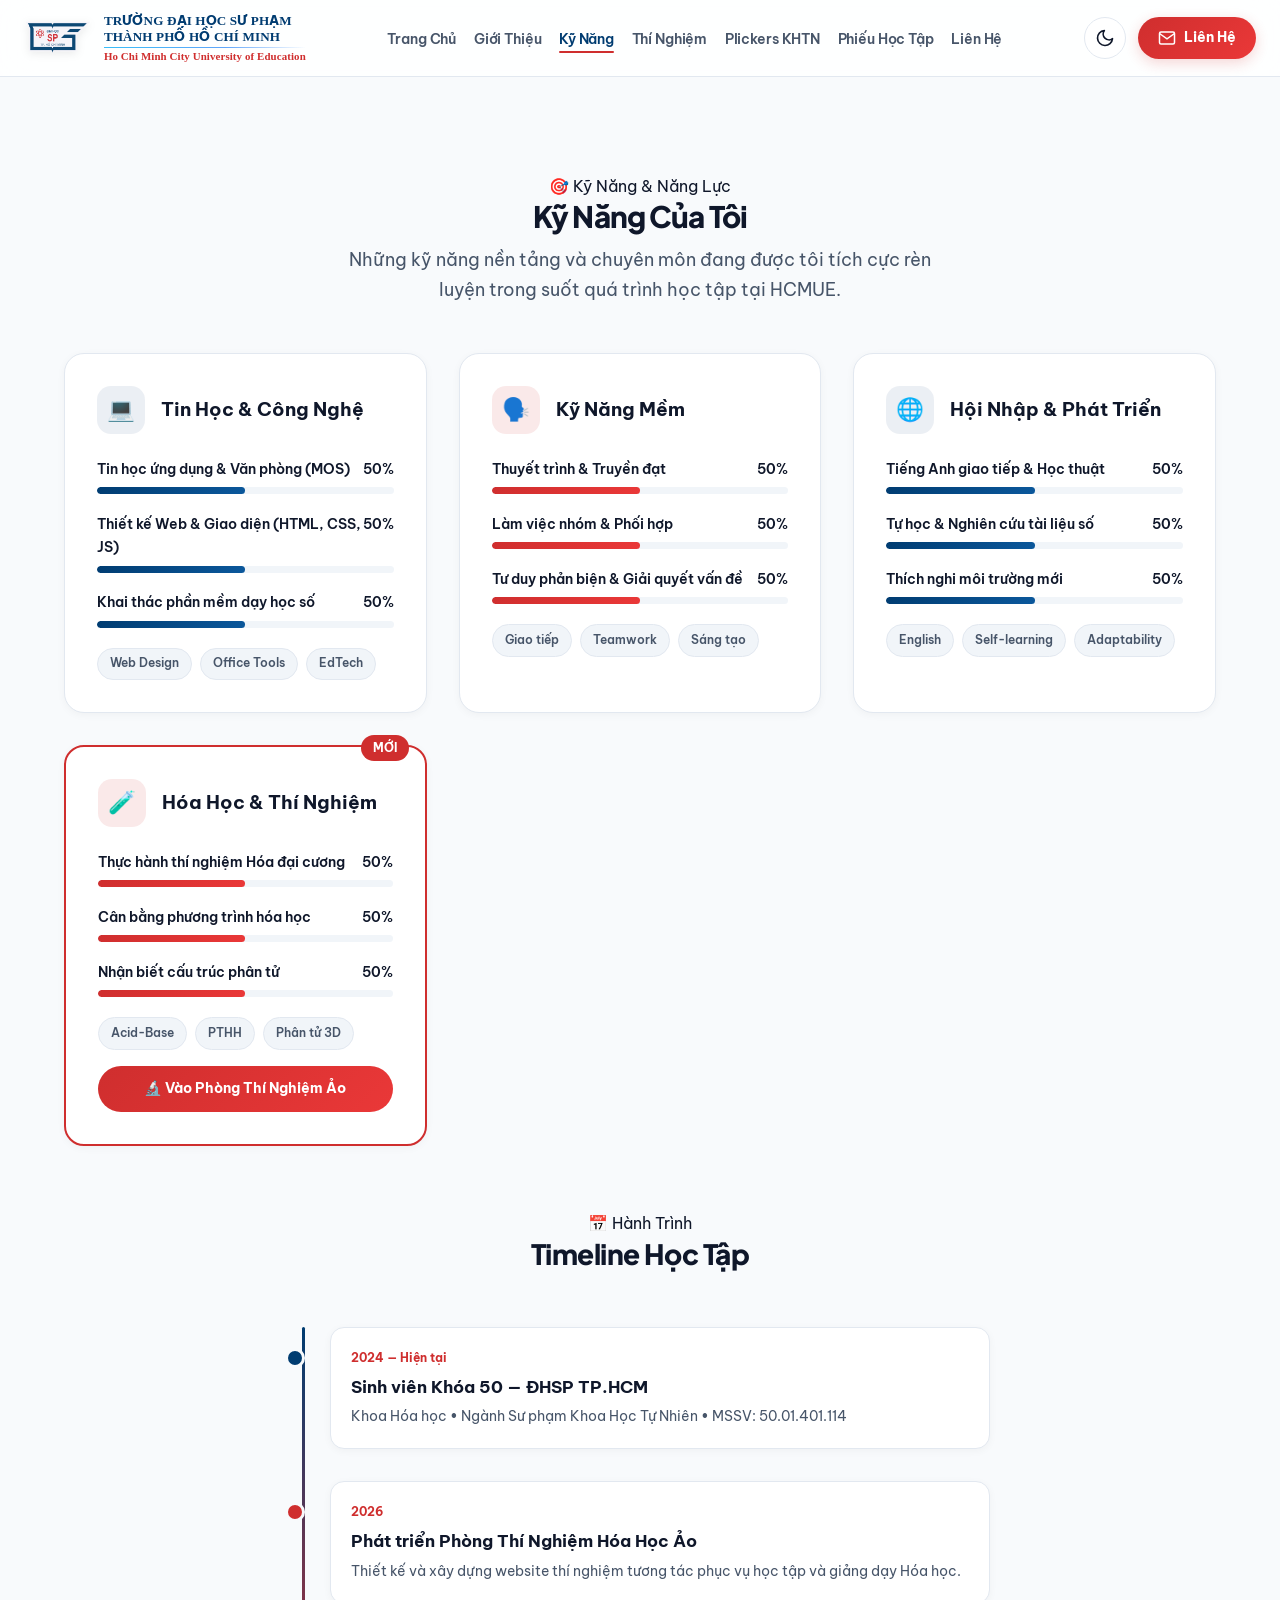
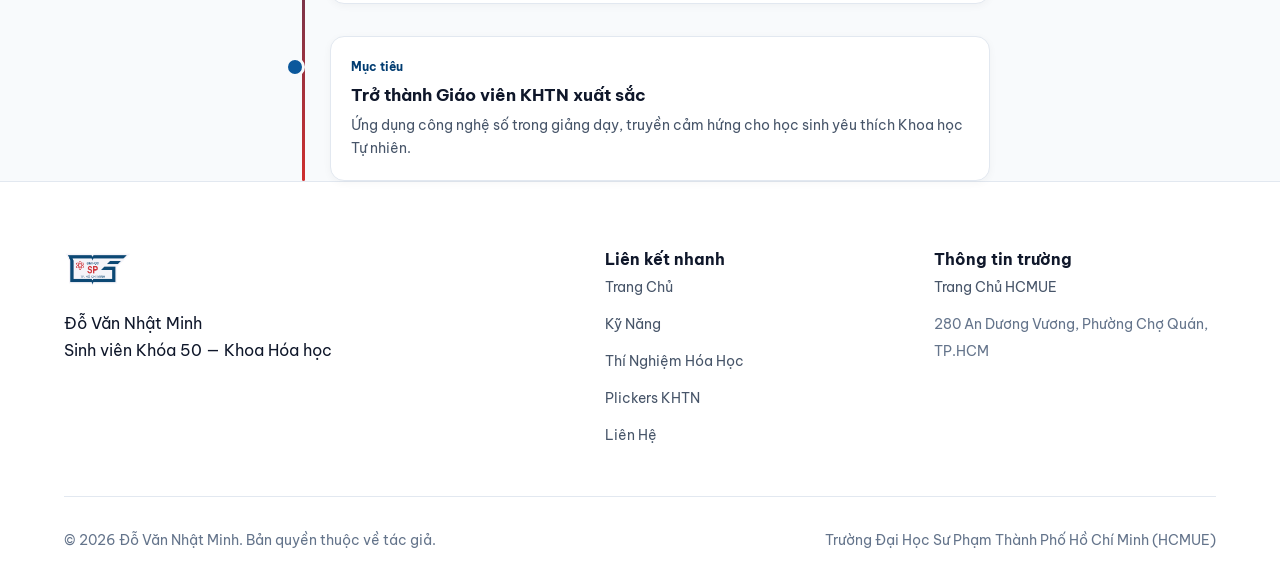
<file: skills.html>
<!DOCTYPE html>
<html lang="vi" data-theme="light">
<head>
  <meta charset="UTF-8">
  <meta name="viewport" content="width=device-width, initial-scale=1.0">
  <title>Kỹ Năng | Đỗ Văn Nhật Minh - Trường Đại học Sư phạm TP.HCM</title>
  <meta name="description" content="Kỹ năng và năng lực của Đỗ Văn Nhật Minh - Sinh viên Khoa Hóa học, Trường ĐH Sư phạm TP.HCM (HCMUE).">
  
  <!-- Favicon -->
  <link rel="icon" type="image/png" href="assets/images/logo-hcmue.png">
  
  <!-- Fonts -->
  <link rel="preconnect" href="https://fonts.googleapis.com">
  <link rel="preconnect" href="https://fonts.gstatic.com" crossorigin>
  <link href="https://fonts.googleapis.com/css2?family=Be+Vietnam+Pro:ital,wght@0,300;0,400;0,500;0,600;0,700;0,800;1,400&family=Plus+Jakarta+Sans:wght@600;700;800&display=swap" rel="stylesheet">
  
  <!-- Main Stylesheet -->
  <link rel="stylesheet" href="assets/css/style.css">
</head>
<body>

  <!-- ==================== SITE HEADER & NAVBAR ==================== -->
  <header class="site-header">
    <div class="container navbar">
      <!-- Brand & School Logo -->
      <a href="index.html" class="nav-brand" title="Trường Đại học Sư phạm TP. Hồ Chí Minh">
        <img src="assets/images/logo-hcmue.png" alt="Logo Trường Đại học Sư phạm TP.HCM" class="brand-logo-img">
        <div class="brand-text">
          <div class="brand-title-vn">
            <span>TRƯỜNG ĐẠI HỌC SƯ PHẠM</span>
            <span>THÀNH PHỐ HỒ CHÍ MINH</span>
          </div>
          <div class="brand-divider"></div>
          <span class="brand-sub-en">Ho Chi Minh City University of Education</span>
        </div>
      </a>

      <!-- Desktop Navigation Menu -->
      <ul class="nav-menu" id="navMenu">
        <li><a href="index.html" class="nav-link">Trang Chủ</a></li>
        <li><a href="index.html#about" class="nav-link">Giới Thiệu</a></li>
        <li><a href="skills.html" class="nav-link active">Kỹ Năng</a></li>
        <li><a href="lab.html" class="nav-link">Thí Nghiệm</a></li>
        <li><a href="plickers.html" class="nav-link">Plickers KHTN</a></li>
        <li><a href="phieu-hoc-tap.html" class="nav-link" id="nav-link-pht">Phiếu Học Tập</a></li>
        <li><a href="contact.html" class="nav-link">Liên Hệ</a></li>
      </ul>

      <!-- Actions -->
      <div class="nav-actions">
        <button class="theme-toggle-btn" id="themeToggle" title="Chuyển đổi chế độ Sáng / Tối" aria-label="Đổi giao diện">
          <svg class="theme-icon-moon" width="20" height="20" viewBox="0 0 24 24" fill="none" stroke="currentColor" stroke-width="2" stroke-linecap="round" stroke-linejoin="round">
            <path d="M21 12.79A9 9 0 1 1 11.21 3 7 7 0 0 0 21 12.79z"></path>
          </svg>
          <svg class="theme-icon-sun" width="20" height="20" viewBox="0 0 24 24" fill="none" stroke="currentColor" stroke-width="2" stroke-linecap="round" stroke-linejoin="round">
            <circle cx="12" cy="12" r="5"></circle>
            <line x1="12" y1="1" x2="12" y2="3"></line>
            <line x1="12" y1="21" x2="12" y2="23"></line>
            <line x1="4.22" y1="4.22" x2="5.64" y2="5.64"></line>
            <line x1="18.36" y1="18.36" x2="19.78" y2="19.78"></line>
            <line x1="1" y1="12" x2="3" y2="12"></line>
            <line x1="21" y1="12" x2="23" y2="12"></line>
            <line x1="4.22" y1="19.78" x2="5.64" y2="18.36"></line>
            <line x1="18.36" y1="5.64" x2="19.78" y2="4.22"></line>
          </svg>
        </button>
        <a href="contact.html" class="btn-contact-nav">
          <svg width="18" height="18" viewBox="0 0 24 24" fill="none" stroke="currentColor" stroke-width="2">
            <path d="M4 4h16c1.1 0 2 .9 2 2v12c0 1.1-.9 2-2 2H4c-1.1 0-2-.9-2-2V6c0-1.1.9-2 2-2z"></path>
            <polyline points="22,6 12,13 2,6"></polyline>
          </svg>
          Liên Hệ
        </a>

        <!-- Mobile Toggle Button -->
        <button class="mobile-toggle" id="mobileToggle" aria-label="Mở Menu" aria-expanded="false">
          <svg width="26" height="26" viewBox="0 0 24 24" fill="none" stroke="currentColor" stroke-width="2">
            <line x1="3" y1="12" x2="21" y2="12"></line>
            <line x1="3" y1="6" x2="21" y2="6"></line>
            <line x1="3" y1="18" x2="21" y2="18"></line>
          </svg>
        </button>
      </div>
    </div>
  </header>

  <!-- ==================== SKILLS HERO ==================== -->
  <section class="hero" style="min-height: auto; padding: 6rem 0 3rem;">
    <div class="container" style="text-align: center;">
      <div class="hero-badge">🎯 Kỹ Năng & Năng Lực</div>
      <h1 class="hero-title" style="margin-bottom: 0.75rem;">Kỹ Năng Của Tôi</h1>
      <p class="hero-desc" style="max-width: 600px; margin: 0 auto;">
        Những kỹ năng nền tảng và chuyên môn đang được tôi tích cực rèn luyện trong suốt quá trình học tập tại HCMUE.
      </p>
    </div>
  </section>

  <!-- ==================== SKILLS SECTION ==================== -->
  <section class="section" id="skills">
    <div class="container">

      <div class="skills-grid">
        <!-- Card 1: CNTT & Tin học -->
        <div class="skill-card">
          <div class="skill-card-header">
            <div class="skill-icon-wrap">💻</div>
            <h3 class="skill-card-title">Tin Học & Công Nghệ</h3>
          </div>
          <div class="skill-items-list">
            <div class="skill-progress-item">
              <div class="skill-info-meta">
                <span>Tin học ứng dụng & Văn phòng (MOS)</span>
                <span>50%</span>
              </div>
              <div class="skill-progress-bar">
                <div class="skill-progress-fill" style="width: 50%;"></div>
              </div>
            </div>
            <div class="skill-progress-item">
              <div class="skill-info-meta">
                <span>Thiết kế Web & Giao diện (HTML, CSS, JS)</span>
                <span>50%</span>
              </div>
              <div class="skill-progress-bar">
                <div class="skill-progress-fill" style="width: 50%;"></div>
              </div>
            </div>
            <div class="skill-progress-item">
              <div class="skill-info-meta">
                <span>Khai thác phần mềm dạy học số</span>
                <span>50%</span>
              </div>
              <div class="skill-progress-bar">
                <div class="skill-progress-fill" style="width: 50%;"></div>
              </div>
            </div>
          </div>
          <div class="skill-tags">
            <span class="skill-tag">Web Design</span>
            <span class="skill-tag">Office Tools</span>
            <span class="skill-tag">EdTech</span>
          </div>
        </div>

        <!-- Card 2: Kỹ năng mềm -->
        <div class="skill-card">
          <div class="skill-card-header">
            <div class="skill-icon-wrap accent">🗣️</div>
            <h3 class="skill-card-title">Kỹ Năng Mềm</h3>
          </div>
          <div class="skill-items-list">
            <div class="skill-progress-item">
              <div class="skill-info-meta">
                <span>Thuyết trình & Truyền đạt</span>
                <span>50%</span>
              </div>
              <div class="skill-progress-bar">
                <div class="skill-progress-fill accent" style="width: 50%;"></div>
              </div>
            </div>
            <div class="skill-progress-item">
              <div class="skill-info-meta">
                <span>Làm việc nhóm & Phối hợp</span>
                <span>50%</span>
              </div>
              <div class="skill-progress-bar">
                <div class="skill-progress-fill accent" style="width: 50%;"></div>
              </div>
            </div>
            <div class="skill-progress-item">
              <div class="skill-info-meta">
                <span>Tư duy phản biện & Giải quyết vấn đề</span>
                <span>50%</span>
              </div>
              <div class="skill-progress-bar">
                <div class="skill-progress-fill accent" style="width: 50%;"></div>
              </div>
            </div>
          </div>
          <div class="skill-tags">
            <span class="skill-tag">Giao tiếp</span>
            <span class="skill-tag">Teamwork</span>
            <span class="skill-tag">Sáng tạo</span>
          </div>
        </div>

        <!-- Card 3: Ngoại ngữ & Thích ứng -->
        <div class="skill-card">
          <div class="skill-card-header">
            <div class="skill-icon-wrap">🌐</div>
            <h3 class="skill-card-title">Hội Nhập & Phát Triển</h3>
          </div>
          <div class="skill-items-list">
            <div class="skill-progress-item">
              <div class="skill-info-meta">
                <span>Tiếng Anh giao tiếp & Học thuật</span>
                <span>50%</span>
              </div>
              <div class="skill-progress-bar">
                <div class="skill-progress-fill" style="width: 50%;"></div>
              </div>
            </div>
            <div class="skill-progress-item">
              <div class="skill-info-meta">
                <span>Tự học & Nghiên cứu tài liệu số</span>
                <span>50%</span>
              </div>
              <div class="skill-progress-bar">
                <div class="skill-progress-fill" style="width: 50%;"></div>
              </div>
            </div>
            <div class="skill-progress-item">
              <div class="skill-info-meta">
                <span>Thích nghi môi trường mới</span>
                <span>50%</span>
              </div>
              <div class="skill-progress-bar">
                <div class="skill-progress-fill" style="width: 50%;"></div>
              </div>
            </div>
          </div>
          <div class="skill-tags">
            <span class="skill-tag">English</span>
            <span class="skill-tag">Self-learning</span>
            <span class="skill-tag">Adaptability</span>
          </div>
        </div>

        <!-- Card 4: KỸ NĂNG HÓA HỌC & THÍ NGHIỆM (MỚI) -->
        <div class="skill-card" style="border: 2px solid var(--accent); position: relative; overflow: visible;">
          <div style="position: absolute; top: -12px; right: 16px; background: var(--accent); color: #fff; padding: 0.2rem 0.75rem; border-radius: var(--radius-full); font-size: 0.75rem; font-weight: 700;">MỚI</div>
          <div class="skill-card-header">
            <div class="skill-icon-wrap accent">🧪</div>
            <h3 class="skill-card-title">Hóa Học & Thí Nghiệm</h3>
          </div>
          <div class="skill-items-list">
            <div class="skill-progress-item">
              <div class="skill-info-meta">
                <span>Thực hành thí nghiệm Hóa đại cương</span>
                <span>50%</span>
              </div>
              <div class="skill-progress-bar">
                <div class="skill-progress-fill accent" style="width: 50%;"></div>
              </div>
            </div>
            <div class="skill-progress-item">
              <div class="skill-info-meta">
                <span>Cân bằng phương trình hóa học</span>
                <span>50%</span>
              </div>
              <div class="skill-progress-bar">
                <div class="skill-progress-fill accent" style="width: 50%;"></div>
              </div>
            </div>
            <div class="skill-progress-item">
              <div class="skill-info-meta">
                <span>Nhận biết cấu trúc phân tử</span>
                <span>50%</span>
              </div>
              <div class="skill-progress-bar">
                <div class="skill-progress-fill accent" style="width: 50%;"></div>
              </div>
            </div>
          </div>
          <div class="skill-tags">
            <span class="skill-tag">Acid-Base</span>
            <span class="skill-tag">PTHH</span>
            <span class="skill-tag">Phân tử 3D</span>
          </div>
          <!-- Link đến phòng thí nghiệm -->
          <a href="lab.html" style="display: flex; align-items: center; justify-content: center; gap: 0.5rem; margin-top: 1rem; padding: 0.7rem 1.5rem; background: var(--accent-gradient); color: #fff; border-radius: var(--radius-full); text-decoration: none; font-weight: 700; font-size: 0.9rem; transition: all 0.3s ease;">
            🔬 Vào Phòng Thí Nghiệm Ảo
          </a>
        </div>
      </div>

      <!-- ==================== TIMELINE HỌC TẬP ==================== -->
      <div style="margin-top: 4rem;">
        <div class="section-header">
          <div class="section-tag">📅 Hành Trình</div>
          <h2 class="section-title">Timeline Học Tập</h2>
        </div>

        <div style="max-width: 700px; margin: 2rem auto 0; position: relative; padding-left: 2.5rem;">
          <!-- Timeline line -->
          <div style="position: absolute; left: 12px; top: 0; bottom: 0; width: 3px; background: linear-gradient(to bottom, var(--primary), var(--accent)); border-radius: 2px;"></div>

          <!-- Item 1 -->
          <div style="position: relative; margin-bottom: 2rem; padding: 1.25rem; background: var(--bg-surface); border: 1px solid var(--border-color); border-radius: var(--radius-md); box-shadow: var(--shadow-sm);">
            <div style="position: absolute; left: -2.85rem; top: 1.25rem; width: 20px; height: 20px; background: var(--primary); border-radius: 50%; border: 3px solid var(--bg-body);"></div>
            <div style="font-size: 0.78rem; color: var(--accent); font-weight: 700; margin-bottom: 0.25rem;">2024 — Hiện tại</div>
            <h4 style="font-size: 1.05rem; font-weight: 700; color: var(--text-main); margin-bottom: 0.3rem;">Sinh viên Khóa 50 — ĐHSP TP.HCM</h4>
            <p style="font-size: 0.88rem; color: var(--text-muted);">Khoa Hóa học • Ngành Sư phạm Khoa Học Tự Nhiên • MSSV: 50.01.401.114</p>
          </div>

          <!-- Item 2 -->
          <div style="position: relative; margin-bottom: 2rem; padding: 1.25rem; background: var(--bg-surface); border: 1px solid var(--border-color); border-radius: var(--radius-md); box-shadow: var(--shadow-sm);">
            <div style="position: absolute; left: -2.85rem; top: 1.25rem; width: 20px; height: 20px; background: var(--accent); border-radius: 50%; border: 3px solid var(--bg-body);"></div>
            <div style="font-size: 0.78rem; color: var(--accent); font-weight: 700; margin-bottom: 0.25rem;">2026</div>
            <h4 style="font-size: 1.05rem; font-weight: 700; color: var(--text-main); margin-bottom: 0.3rem;">Phát triển Phòng Thí Nghiệm Hóa Học Ảo</h4>
            <p style="font-size: 0.88rem; color: var(--text-muted);">Thiết kế và xây dựng website thí nghiệm tương tác phục vụ học tập và giảng dạy Hóa học.</p>
          </div>

          <!-- Item 3 -->
          <div style="position: relative; margin-bottom: 0; padding: 1.25rem; background: var(--bg-surface); border: 1px solid var(--border-color); border-radius: var(--radius-md); box-shadow: var(--shadow-sm);">
            <div style="position: absolute; left: -2.85rem; top: 1.25rem; width: 20px; height: 20px; background: var(--primary-light); border-radius: 50%; border: 3px solid var(--bg-body);"></div>
            <div style="font-size: 0.78rem; color: var(--primary); font-weight: 700; margin-bottom: 0.25rem;">Mục tiêu</div>
            <h4 style="font-size: 1.05rem; font-weight: 700; color: var(--text-main); margin-bottom: 0.3rem;">Trở thành Giáo viên KHTN xuất sắc</h4>
            <p style="font-size: 0.88rem; color: var(--text-muted);">Ứng dụng công nghệ số trong giảng dạy, truyền cảm hứng cho học sinh yêu thích Khoa học Tự nhiên.</p>
          </div>
        </div>
      </div>

    </div>
  </section>

  <!-- ==================== FOOTER ==================== -->
  <footer class="site-footer">
    <div class="container">
      <div class="footer-grid">
        <div class="footer-col">
          <div class="footer-brand">
            <img src="assets/images/logo-hcmue.png" alt="Logo HCMUE" class="footer-logo-img">
            <div>
              <div class="footer-brand-name">Đỗ Văn Nhật Minh</div>
              <div class="footer-brand-sub">Sinh viên Khóa 50 — Khoa Hóa học</div>
            </div>
          </div>
        </div>

        <div class="footer-col">
          <h4 class="footer-heading">Liên kết nhanh</h4>
          <ul class="footer-links">
            <li><a href="index.html" class="footer-link">Trang Chủ</a></li>
            <li><a href="skills.html" class="footer-link">Kỹ Năng</a></li>
            <li><a href="lab.html" class="footer-link">Thí Nghiệm Hóa Học</a></li>
            <li><a href="plickers.html" class="footer-link">Plickers KHTN</a></li>
            <li><a href="contact.html" class="footer-link">Liên Hệ</a></li>
          </ul>
        </div>

        <div class="footer-col">
          <h4 class="footer-heading">Thông tin trường</h4>
          <ul class="footer-links">
            <li><a href="https://hcmue.edu.vn" target="_blank" rel="noopener noreferrer" class="footer-link">Trang Chủ HCMUE</a></li>
            <li><span class="footer-link" style="color: var(--text-light);">280 An Dương Vương, Phường Chợ Quán, TP.HCM</span></li>
          </ul>
        </div>
      </div>

      <div class="footer-bottom">
        <div>© 2026 Đỗ Văn Nhật Minh. Bản quyền thuộc về tác giả.</div>
        <div>Trường Đại Học Sư Phạm Thành Phố Hồ Chí Minh (HCMUE)</div>
      </div>
    </div>
  </footer>

  <!-- Main JavaScript File -->
  <script src="assets/js/main.js"></script>

</body>
</html>
</file>
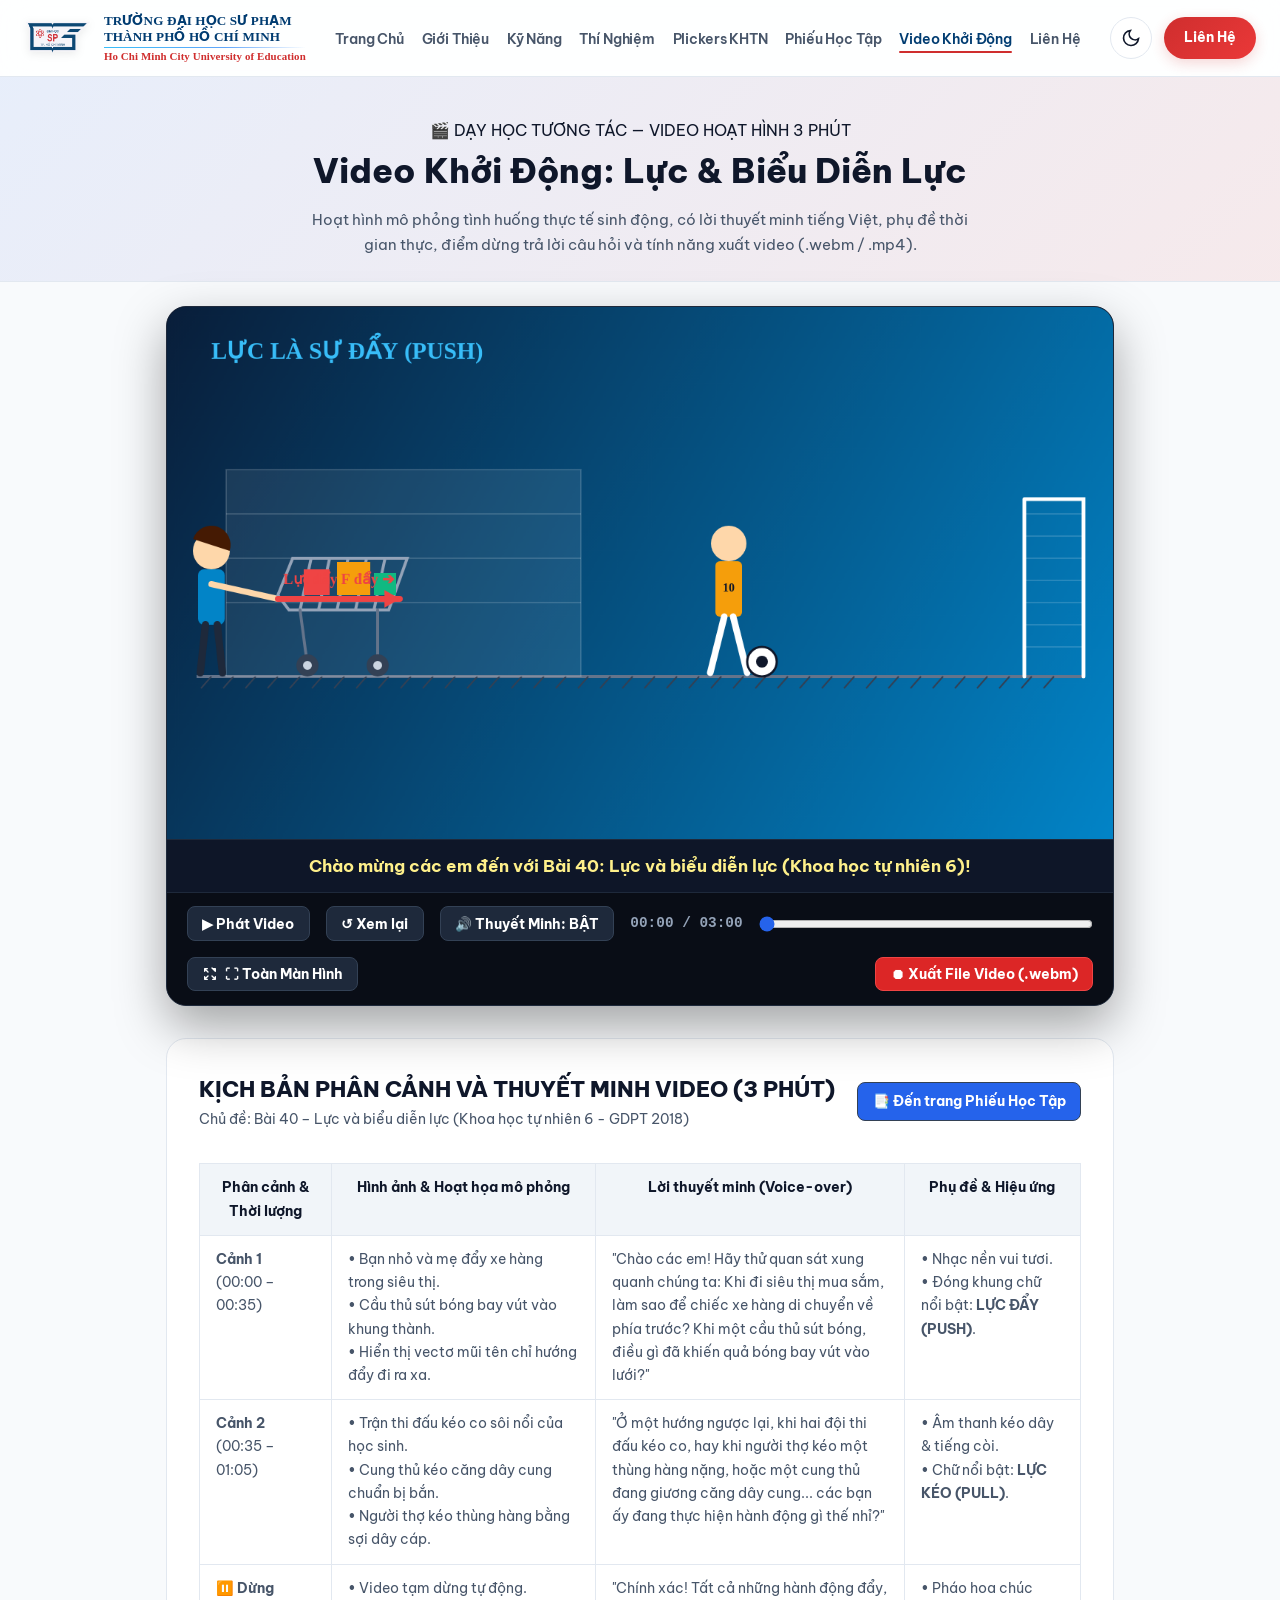
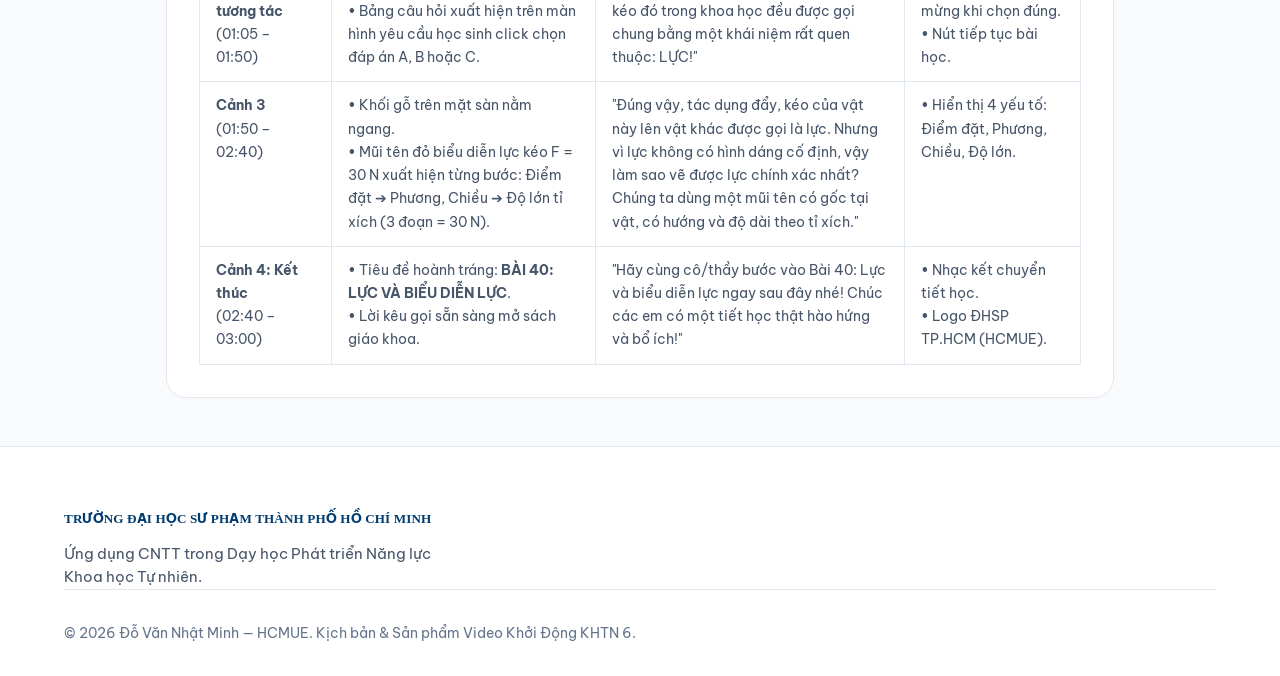
<file: video-khoi-dong.html>
<!DOCTYPE html>
<html lang="vi" data-theme="light">
<head>
  <meta charset="UTF-8">
  <meta name="viewport" content="width=device-width, initial-scale=1.0">
  <title>🎬 Video Khởi Động: Lực và Biểu Diễn Lực (KHTN 6) | HCMUE</title>
  <meta name="description" content="Video hoạt hình tương tác 3 phút dẫn dắt vào Bài 40: Lực và biểu diễn lực môn Khoa học tự nhiên 6 chuẩn GDPT 2018.">
  
  <link rel="icon" type="image/png" href="assets/images/logo-hcmue.png">
  <link rel="preconnect" href="https://fonts.googleapis.com">
  <link rel="preconnect" href="https://fonts.gstatic.com" crossorigin>
  <link href="https://fonts.googleapis.com/css2?family=Be+Vietnam+Pro:ital,wght@0,400;0,500;0,600;0,700;0,800;1,400&family=Plus+Jakarta+Sans:wght@600;700;800&display=swap" rel="stylesheet">
  <link rel="stylesheet" href="assets/css/style.css">

  <style>
    .video-page-hero {
      background: linear-gradient(135deg, rgba(37, 99, 235, 0.08) 0%, rgba(220, 38, 38, 0.08) 100%);
      padding: 2.5rem 0 1.5rem;
      text-align: center;
      border-bottom: 1px solid var(--border-color);
    }
    .video-container-wrap {
      max-width: 980px;
      margin: 1.5rem auto 3rem;
      padding: 0 1rem;
    }
    .video-player-card {
      background: #0b1120;
      border-radius: 1.25rem;
      overflow: hidden;
      box-shadow: 0 20px 50px rgba(0, 0, 0, 0.35);
      border: 1px solid #1e293b;
      position: relative;
    }
    #animationCanvas {
      width: 100%;
      height: auto;
      aspect-ratio: 16 / 9;
      display: block;
      background: #0f172a;
    }
    /* Controls bar */
    .player-controls {
      background: #090d16;
      padding: 0.85rem 1.25rem;
      display: flex;
      align-items: center;
      gap: 1rem;
      border-top: 1px solid #1e293b;
      color: #f8fafc;
      flex-wrap: wrap;
    }
    .btn-ctrl {
      background: #1e293b;
      border: 1px solid #334155;
      color: #ffffff;
      border-radius: 0.5rem;
      padding: 0.45rem 0.9rem;
      font-size: 0.85rem;
      font-weight: 700;
      cursor: pointer;
      display: inline-flex;
      align-items: center;
      gap: 0.4rem;
      transition: all 0.2s;
    }
    .btn-ctrl:hover {
      background: #2563eb;
      border-color: #3b82f6;
    }
    .btn-ctrl.btn-record {
      background: #dc2626;
      border-color: #ef4444;
      margin-left: auto;
    }
    .btn-ctrl.btn-record:hover {
      background: #b91c1c;
    }
    .btn-ctrl.btn-record.recording {
      background: #10b981;
      border-color: #34d399;
      animation: pulseRecord 1s infinite alternate;
    }
    @keyframes pulseRecord {
      from { transform: scale(1); }
      to { transform: scale(1.05); }
    }
    /* Chế độ Toàn màn hình (Fullscreen) */
    .video-player-card:fullscreen,
    .video-player-card:-webkit-full-screen {
      width: 100vw !important;
      height: 100vh !important;
      border-radius: 0 !important;
      display: flex !important;
      flex-direction: column !important;
      justify-content: space-between !important;
      background: #000000 !important;
      border: none !important;
      padding: 0 !important;
      margin: 0 !important;
    }
    .video-player-card:fullscreen #animationCanvas,
    .video-player-card:-webkit-full-screen #animationCanvas {
      width: 100% !important;
      height: calc(100vh - 120px) !important;
      max-height: calc(100vh - 120px) !important;
      object-fit: contain !important;
    }
    .video-player-card:fullscreen .subtitles-banner,
    .video-player-card:-webkit-full-screen .subtitles-banner {
      font-size: 1.35rem !important;
      padding: 0.85rem 1.5rem !important;
    }
    .video-player-card:fullscreen .player-controls,
    .video-player-card:-webkit-full-screen .player-controls {
      background: rgba(15, 23, 42, 0.98) !important;
      backdrop-filter: blur(12px) !important;
      border-radius: 0 !important;
      padding: 0.85rem 2rem !important;
    }
    .time-slider {
      flex: 1;
      min-width: 150px;
      accent-color: #2563eb;
      cursor: pointer;
    }
    .time-display {
      font-family: monospace;
      font-size: 0.9rem;
      font-weight: bold;
      color: #94a3b8;
      min-width: 95px;
    }
    /* Quiz Overlay on Canvas */
    .quiz-overlay {
      position: absolute;
      inset: 0;
      background: rgba(11, 17, 32, 0.92);
      display: none;
      flex-direction: column;
      justify-content: center;
      align-items: center;
      padding: 2rem;
      z-index: 20;
      color: #ffffff;
      text-align: center;
      backdrop-filter: blur(8px);
    }
    .quiz-overlay.active {
      display: flex;
    }
    .quiz-box-card {
      background: #1e293b;
      border: 2px solid #3b82f6;
      border-radius: 1.25rem;
      padding: 1.75rem 2rem;
      max-width: 640px;
      width: 100%;
      box-shadow: 0 15px 35px rgba(0,0,0,0.5);
    }
    .quiz-title-tag {
      display: inline-block;
      background: #ef4444;
      color: #fff;
      font-weight: 800;
      font-size: 0.75rem;
      padding: 0.2rem 0.6rem;
      border-radius: 9999px;
      text-transform: uppercase;
      margin-bottom: 0.75rem;
      letter-spacing: 0.05em;
    }
    .quiz-q-text {
      font-size: 1.15rem;
      font-weight: 700;
      margin-bottom: 1.25rem;
      line-height: 1.5;
    }
    .quiz-opt-btn {
      display: block;
      width: 100%;
      text-align: left;
      padding: 0.75rem 1rem;
      margin-bottom: 0.75rem;
      border-radius: 0.75rem;
      background: #0f172a;
      border: 1px solid #334155;
      color: #f8fafc;
      font-size: 0.95rem;
      font-weight: 600;
      cursor: pointer;
      transition: all 0.2s;
    }
    .quiz-opt-btn:hover {
      background: #2563eb;
      border-color: #60a5fa;
    }
    .quiz-feedback-box {
      margin-top: 1rem;
      font-size: 0.95rem;
      font-weight: 700;
      display: none;
      padding: 0.75rem;
      border-radius: 0.5rem;
    }
    /* Subtitles bar */
    .subtitles-banner {
      background: rgba(15, 23, 42, 0.9);
      color: #fef08a;
      text-align: center;
      padding: 0.75rem 1rem;
      font-size: 1.05rem;
      font-weight: 700;
      min-height: 48px;
      display: flex;
      align-items: center;
      justify-content: center;
      border-top: 1px solid #1e293b;
    }
    .script-guide-card {
      background: var(--bg-surface);
      border: 1px solid var(--border-color);
      border-radius: 1.25rem;
      padding: 2rem;
      margin-top: 2rem;
      color: var(--text-main);
    }
    .script-table {
      width: 100%;
      border-collapse: collapse;
      margin-top: 1rem;
      font-size: 0.88rem;
    }
    .script-table th, .script-table td {
      padding: 0.75rem 1rem;
      border: 1px solid var(--border-color);
      vertical-align: top;
    }
    .script-table th {
      background: var(--bg-surface-soft);
      font-weight: 700;
      color: var(--text-main);
    }
    .script-table td {
      color: var(--text-muted);
    }
  </style>
</head>
<body>

  <!-- ==================== HEADER ==================== -->
  <header class="site-header">
    <div class="container navbar">
      <a href="index.html" class="nav-brand" title="Trường Đại học Sư phạm TP. Hồ Chí Minh">
        <img src="assets/images/logo-hcmue.png" alt="Logo Trường Đại học Sư phạm TP.HCM" class="brand-logo-img">
        <div class="brand-text">
          <div class="brand-title-vn">
            <span>TRƯỜNG ĐẠI HỌC SƯ PHẠM</span>
            <span>THÀNH PHỐ HỒ CHÍ MINH</span>
          </div>
          <div class="brand-divider"></div>
          <span class="brand-sub-en">Ho Chi Minh City University of Education</span>
        </div>
      </a>

      <ul class="nav-menu" id="navMenu">
        <li><a href="index.html" class="nav-link">Trang Chủ</a></li>
        <li><a href="index.html#about" class="nav-link">Giới Thiệu</a></li>
        <li><a href="skills.html" class="nav-link">Kỹ Năng</a></li>
        <li><a href="lab.html" class="nav-link" id="nav-link-lab">Thí Nghiệm</a></li>
        <li><a href="plickers.html" class="nav-link" id="nav-link-plickers">Plickers KHTN</a></li>
        <li><a href="phieu-hoc-tap.html" class="nav-link" id="nav-link-pht">Phiếu Học Tập</a></li>
        <li><a href="video-khoi-dong.html" class="nav-link active">Video Khởi Động</a></li>
        <li><a href="contact.html" class="nav-link">Liên Hệ</a></li>
      </ul>

      <div class="nav-actions">
        <button class="theme-toggle-btn" id="themeToggle" title="Chuyển đổi chế độ Sáng / Tối" aria-label="Đổi giao diện">
          <svg class="theme-icon-moon" width="20" height="20" viewBox="0 0 24 24" fill="none" stroke="currentColor" stroke-width="2"><path d="M21 12.79A9 9 0 1 1 11.21 3 7 7 0 0 0 21 12.79z"></path></svg>
          <svg class="theme-icon-sun" width="20" height="20" viewBox="0 0 24 24" fill="none" stroke="currentColor" stroke-width="2"><circle cx="12" cy="12" r="5"></circle><line x1="12" y1="1" x2="12" y2="3"></line><line x1="12" y1="21" x2="12" y2="23"></line></svg>
        </button>
        <a href="contact.html" class="btn-contact-nav">Liên Hệ</a>
        <button class="mobile-toggle" id="mobileToggle" aria-label="Mở Menu">
          <svg width="26" height="26" viewBox="0 0 24 24" fill="none" stroke="currentColor" stroke-width="2"><line x1="3" y1="12" x2="21" y2="12"></line><line x1="3" y1="6" x2="21" y2="6"></line><line x1="3" y1="18" x2="21" y2="18"></line></svg>
        </button>
      </div>
    </div>
  </header>

  <!-- ==================== BANNER ==================== -->
  <section class="video-page-hero">
    <div class="container">
      <span class="pht-badge">🎬 DẠY HỌC TƯƠNG TÁC — VIDEO HOẠT HÌNH 3 PHÚT</span>
      <h1 style="font-size: 2.1rem; font-weight: 800; margin-bottom: 0.5rem; color: var(--text-main);">
        Video Khởi Động: Lực & Biểu Diễn Lực
      </h1>
      <p style="color: var(--text-muted); max-width: 680px; margin: 0 auto; font-size: 0.95rem;">
        Hoạt hình mô phỏng tình huống thực tế sinh động, có lời thuyết minh tiếng Việt, phụ đề thời gian thực, điểm dừng trả lời câu hỏi và tính năng xuất video (.webm / .mp4).
      </p>
    </div>
  </section>

  <!-- ==================== VIDEO PLAYER SECTION ==================== -->
  <main class="video-container-wrap">
    
    <div class="video-player-card">
      <!-- Khung Canvas Hoạt Họa -->
      <canvas id="animationCanvas" width="1280" height="720"></canvas>

      <!-- Phụ Đề Chạy Chữ Đồng Bộ -->
      <div class="subtitles-banner" id="subtitleBox">
        Chào mừng các em đến với Bài 40: Lực và biểu diễn lực (Khoa học tự nhiên 6)!
      </div>

      <!-- Khung Câu Hỏi Tương Tác Dừng Tại 00:50 -->
      <div class="quiz-overlay" id="quizOverlay">
        <div class="quiz-box-card">
          <span class="quiz-title-tag">⏸️ ĐIỂM DỪNG TƯƠNG TÁC</span>
          <div class="quiz-q-text">
            "Theo em, điểm chung giữa các hành động như đẩy xe hàng, sút bóng, kéo thùng hàng hay kéo dây cung là gì?"
          </div>
          <button class="quiz-opt-btn" onclick="submitVideoAnswer('A')">
            A. Đều là tác dụng đẩy hoặc kéo của vật này lên vật khác.
          </button>
          <button class="quiz-opt-btn" onclick="submitVideoAnswer('B')">
            B. Đều chỉ làm cho vật đứng yên tại chỗ mà thôi.
          </button>
          <button class="quiz-opt-btn" onclick="submitVideoAnswer('C')">
            C. Đều là các hành động không cần bất kỳ sự tiếp xúc nào.
          </button>
          <div class="quiz-feedback-box" id="quizFeedback"></div>
        </div>
      </div>

      <!-- Thanh Điều Khiển Video Player -->
      <div class="player-controls">
        <button class="btn-ctrl" id="playBtn" onclick="togglePlay()">
          <span id="playIcon">▶ Phát Video</span>
        </button>
        <button class="btn-ctrl" onclick="restartVideo()">
          <span>↺ Xem lại</span>
        </button>
        <button class="btn-ctrl" id="voiceToggleBtn" onclick="toggleVoice()">
          <span id="voiceIcon">🔊 Thuyết Minh: BẬT</span>
        </button>

        <span class="time-display" id="timeDisplay">00:00 / 03:00</span>
        <input type="range" id="timeSlider" class="time-slider" min="0" max="180" step="0.5" value="0" oninput="seekVideo(this.value)">

        <button class="btn-ctrl" id="fullscreenBtn" onclick="toggleFullscreen()" title="Chế độ Toàn màn hình">
          <svg id="fullscreenSvg" width="16" height="16" fill="none" stroke="currentColor" viewBox="0 0 24 24">
            <path stroke-linecap="round" stroke-linejoin="round" stroke-width="2" d="M4 8V4m0 0h4M4 4l5 5m11-5h-4m4 0v4m0 0l-5-5M4 16v4m0 0h4m-4 0l5-5m11 5l-5-5m5 5v-4m0 4h-4"></path>
          </svg>
          <span id="fullscreenText">⛶ Toàn Màn Hình</span>
        </button>

        <button class="btn-ctrl btn-record" id="recordBtn" onclick="toggleRecording()">
          <span id="recordText">⏺ Xuất File Video (.webm)</span>
        </button>
      </div>
    </div>

    <!-- BẢNG KỊCH BẢN PHÂN CẢNH VÀ THUYẾT MINH CHI TIẾT (ĐỂ GIẢNG VIÊN ĐÁNH GIÁ) -->
    <div class="script-guide-card">
      <div style="display: flex; justify-content: space-between; align-items: center; flex-wrap: wrap; gap: 1rem; margin-bottom: 1rem;">
        <div>
          <h2 style="font-size: 1.4rem; font-weight: 800; color: var(--text-main);">
            KỊCH BẢN PHÂN CẢNH VÀ THUYẾT MINH VIDEO (3 PHÚT)
          </h2>
          <p style="color: var(--text-muted); font-size: 0.9rem;">
            Chủ đề: Bài 40 – Lực và biểu diễn lực (Khoa học tự nhiên 6 - GDPT 2018)
          </p>
        </div>
        <a href="phieu-hoc-tap.html" class="btn-ctrl" style="background: #2563eb; color: #fff; text-decoration: none;">
          📑 Đến trang Phiếu Học Tập
        </a>
      </div>

      <div style="overflow-x: auto;">
        <table class="script-table">
          <thead>
            <tr>
              <th style="width: 15%;">Phân cảnh & Thời lượng</th>
              <th style="width: 30%;">Hình ảnh & Hoạt họa mô phỏng</th>
              <th style="width: 35%;">Lời thuyết minh (Voice-over)</th>
              <th style="width: 20%;">Phụ đề & Hiệu ứng</th>
            </tr>
          </thead>
          <tbody>
            <tr>
              <td><strong>Cảnh 1</strong><br>(00:00 – 00:35)</td>
              <td>
                • Bạn nhỏ và mẹ đẩy xe hàng trong siêu thị.<br>
                • Cầu thủ sút bóng bay vút vào khung thành.<br>
                • Hiển thị vectơ mũi tên chỉ hướng đẩy đi ra xa.
              </td>
              <td>
                "Chào các em! Hãy thử quan sát xung quanh chúng ta: Khi đi siêu thị mua sắm, làm sao để chiếc xe hàng di chuyển về phía trước? Khi một cầu thủ sút bóng, điều gì đã khiến quả bóng bay vút vào lưới?"
              </td>
              <td>
                • Nhạc nền vui tươi.<br>
                • Đóng khung chữ nổi bật: <strong>LỰC ĐẨY (PUSH)</strong>.
              </td>
            </tr>
            <tr>
              <td><strong>Cảnh 2</strong><br>(00:35 – 01:05)</td>
              <td>
                • Trận thi đấu kéo co sôi nổi của học sinh.<br>
                • Cung thủ kéo căng dây cung chuẩn bị bắn.<br>
                • Người thợ kéo thùng hàng bằng sợi dây cáp.
              </td>
              <td>
                "Ở một hướng ngược lại, khi hai đội thi đấu kéo co, hay khi người thợ kéo một thùng hàng nặng, hoặc một cung thủ đang giương căng dây cung... các bạn ấy đang thực hiện hành động gì thế nhỉ?"
              </td>
              <td>
                • Âm thanh kéo dây & tiếng còi.<br>
                • Chữ nổi bật: <strong>LỰC KÉO (PULL)</strong>.
              </td>
            </tr>
            <tr>
              <td><strong>⏸️ Dừng tương tác</strong><br>(01:05 – 01:50)</td>
              <td>
                • Video tạm dừng tự động.<br>
                • Bảng câu hỏi xuất hiện trên màn hình yêu cầu học sinh click chọn đáp án A, B hoặc C.
              </td>
              <td>
                "Chính xác! Tất cả những hành động đẩy, kéo đó trong khoa học đều được gọi chung bằng một khái niệm rất quen thuộc: LỰC!"
              </td>
              <td>
                • Pháo hoa chúc mừng khi chọn đúng.<br>
                • Nút tiếp tục bài học.
              </td>
            </tr>
            <tr>
              <td><strong>Cảnh 3</strong><br>(01:50 – 02:40)</td>
              <td>
                • Khối gỗ trên mặt sàn nằm ngang.<br>
                • Mũi tên đỏ biểu diễn lực kéo F = 30 N xuất hiện từng bước: Điểm đặt ➔ Phương, Chiều ➔ Độ lớn tỉ xích (3 đoạn = 30 N).
              </td>
              <td>
                "Đúng vậy, tác dụng đẩy, kéo của vật này lên vật khác được gọi là lực. Nhưng vì lực không có hình dáng cố định, vậy làm sao vẽ được lực chính xác nhất? Chúng ta dùng một mũi tên có gốc tại vật, có hướng và độ dài theo tỉ xích."
              </td>
              <td>
                • Hiển thị 4 yếu tố: Điểm đặt, Phương, Chiều, Độ lớn.
              </td>
            </tr>
            <tr>
              <td><strong>Cảnh 4: Kết thúc</strong><br>(02:40 – 03:00)</td>
              <td>
                • Tiêu đề hoành tráng: <strong>BÀI 40: LỰC VÀ BIỂU DIỄN LỰC</strong>.<br>
                • Lời kêu gọi sẵn sàng mở sách giáo khoa.
              </td>
              <td>
                "Hãy cùng cô/thầy bước vào Bài 40: Lực và biểu diễn lực ngay sau đây nhé! Chúc các em có một tiết học thật hào hứng và bổ ích!"
              </td>
              <td>
                • Nhạc kết chuyển tiết học.<br>
                • Logo ĐHSP TP.HCM (HCMUE).
              </td>
            </tr>
          </tbody>
        </table>
      </div>
    </div>

  </main>

  <!-- ==================== FOOTER ==================== -->
  <footer class="site-footer">
    <div class="container footer-content">
      <div class="footer-brand">
        <div class="brand-title-vn">TRƯỜNG ĐẠI HỌC SƯ PHẠM THÀNH PHỐ HỒ CHÍ MINH</div>
        <p class="footer-desc">Ứng dụng CNTT trong Dạy học Phát triển Năng lực Khoa học Tự nhiên.</p>
      </div>
      <div class="footer-bottom">
        <p>&copy; 2026 Đỗ Văn Nhật Minh — HCMUE. Kịch bản & Sản phẩm Video Khởi Động KHTN 6.</p>
      </div>
    </div>
  </footer>

  <!-- Main scripts -->
  <script src="assets/js/main.js"></script>

  <!-- VIDEO ENGINE SCRIPT (CANVAS ANIMATION + AUDIO SYNTHESIS + RECORDING) -->
  <script>
    const canvas = document.getElementById('animationCanvas');
    const ctx = canvas.getContext('2d');
    const timeSlider = document.getElementById('timeSlider');
    const timeDisplay = document.getElementById('timeDisplay');
    const subtitleBox = document.getElementById('subtitleBox');
    const quizOverlay = document.getElementById('quizOverlay');
    const quizFeedback = document.getElementById('quizFeedback');
    const playBtn = document.getElementById('playBtn');
    const playIcon = document.getElementById('playIcon');
    const recordBtn = document.getElementById('recordBtn');
    const recordText = document.getElementById('recordText');

    let isPlaying = false;
    let currentTime = 0;
    const duration = 180; // 3 phút = 180 giây
    let lastTimestamp = 0;
    let animFrameId = null;
    let voiceEnabled = true;
    let quizAnswered = false;

    // MediaRecorder cho tính năng Xuất file video
    let mediaRecorder = null;
    let recordedChunks = [];
    let isRecording = false;

    // Kịch bản lời thoại và phụ đề theo mốc thời gian kèm file thuyết minh Tiếng Việt chuẩn
    const scriptTimeline = [
      { start: 0, end: 12, text: "Chào các em! Hãy thử quan sát các chuyển động quen thuộc xung quanh chúng ta mỗi ngày.", voice: "Chào các em! Hãy thử quan sát các chuyển động quen thuộc xung quanh chúng ta mỗi ngày.", audio: "assets/audio/voice/voice_00.mp3" },
      { start: 12, end: 24, text: "Khi đi siêu thị mua sắm, làm sao để chiếc xe chở hàng di chuyển về phía trước?", voice: "Khi đi siêu thị mua sắm, làm sao để chiếc xe chở hàng di chuyển về phía trước?", audio: "assets/audio/voice/voice_01.mp3" },
      { start: 24, end: 35, text: "Và khi một cầu thủ vung chân sút bóng, điều gì đã khiến quả bóng bay vút vào lưới?", voice: "Và khi một cầu thủ vung chân sút bóng, điều gì đã khiến quả bóng bay vút vào lưới?", audio: "assets/audio/voice/voice_02.mp3" },
      { start: 35, end: 46, text: "Đó chính là LỰC ĐẨY! Bàn tay hoặc bàn chân đã đẩy vật rời xa người tác dụng.", voice: "Đó chính là lực đẩy! Bàn tay hoặc bàn chân đã đẩy vật rời xa người tác dụng.", audio: "assets/audio/voice/voice_03.mp3" },
      { start: 46, end: 57, text: "Ở một hướng ngược lại, khi hai đội lớp mình thi đấu kéo co sôi nổi...", voice: "Ở một hướng ngược lại, khi hai đội lớp mình thi đấu kéo co sôi nổi...", audio: "assets/audio/voice/voice_04.mp3" },
      { start: 57, end: 68, text: "Hay khi người thợ dùng dây kéo một thùng hàng nặng, cung thủ kéo căng dây cung...", voice: "Hay khi người thợ dùng dây kéo một thùng hàng nặng, cung thủ kéo căng dây cung...", audio: "assets/audio/voice/voice_05.mp3" },
      { start: 68, end: 78, text: "Các bạn ấy đang tác dụng một LỰC KÉO, làm vật chuyển động lại gần mình!", voice: "Các bạn ấy đang tác dụng một lực kéo, làm vật chuyển động lại gần mình!", audio: "assets/audio/voice/voice_06.mp3" },
      { start: 78, end: 95, text: "⏸️ Thử thách tương tác: Hãy trả lời câu hỏi hiện lên trên màn hình nhé!", voice: "Hãy dừng lại một chút để suy nghĩ và trả lời câu hỏi thử thách nhé!", audio: "assets/audio/voice/voice_07.mp3" },
      { start: 95, end: 110, text: "Chính xác! Tất cả những tác dụng đẩy hoặc kéo đó được gọi chung là: LỰC!", voice: "Chính xác! Tất cả những tác dụng đẩy hoặc kéo đó được gọi chung là Lực!", audio: "assets/audio/voice/voice_08.mp3" },
      { start: 110, end: 125, text: "Nhưng lực thì mắt ta không nhìn thấy được hình dạng cụ thể. Vậy làm sao để vẽ được lực?", voice: "Nhưng lực thì mắt ta không nhìn thấy được hình dạng cụ thể. Vậy làm sao để vẽ được lực?", audio: "assets/audio/voice/voice_09.mp3" },
      { start: 125, end: 145, text: "Trong khoa học, ta biểu diễn lực bằng MŨI TÊN: có Điểm Đặt tại vật, có Phương và Chiều kéo/đẩy.", voice: "Trong khoa học, ta biểu diễn lực bằng một mũi tên: có điểm đặt tại vật chịu lực, có phương và chiều của lực.", audio: "assets/audio/voice/voice_10.mp3" },
      { start: 145, end: 165, text: "Độ dài mũi tên biểu thị ĐỘ LỚN của lực (đo bằng Niutơn - N) theo một tỉ xích quy định.", voice: "Độ dài mũi tên biểu thị độ lớn của lực đo bằng Niutơn theo một tỉ xích quy định, ví dụ 1 cm ứng với 10 Niutơn.", audio: "assets/audio/voice/voice_11.mp3" },
      { start: 165, end: 180, text: "BÀI 40: LỰC VÀ BIỂU DIỄN LỰC — Hãy cùng bắt đầu tiết học thật sôi nổi ngay bây giờ!", voice: "Chào mừng các em bước vào Bài 40: Lực và biểu diễn lực ngay sau đây nhé!", audio: "assets/audio/voice/voice_12.mp3" }
    ];

    let currentSpeechIndex = -1;

    // Hệ thống thuyết minh Tiếng Việt chuẩn
    const narratorAudio = new Audio();
    narratorAudio.preload = 'auto';
    let vnVoice = null;

    function initVoices() {
      if (!('speechSynthesis' in window)) return;
      const voices = window.speechSynthesis.getVoices();
      vnVoice = voices.find(v => (v.lang && (v.lang === 'vi-VN' || v.lang.startsWith('vi'))) || 
                                 (v.name && (v.name.toLowerCase().includes('vietnam') || v.name.toLowerCase().includes('hoaimy') || v.name.toLowerCase().includes('namminh')))) || null;
    }
    if ('speechSynthesis' in window) {
      initVoices();
      window.speechSynthesis.onvoiceschanged = initVoices;
    }

    function playNarratorVoice(audioSrc, fallbackText) {
      if (!voiceEnabled) return;

      // Dừng âm thanh cũ
      narratorAudio.pause();
      if ('speechSynthesis' in window) window.speechSynthesis.cancel();

      // 1. Ưu tiên cao nhất: Phát file âm thanh Tiếng Việt tự nhiên chuẩn (100% giọng tiếng Việt)
      if (audioSrc) {
        narratorAudio.src = audioSrc;
        narratorAudio.currentTime = 0;
        const playPromise = narratorAudio.play();
        if (playPromise !== undefined) {
          playPromise.catch(err => {
            // Khi bị chặn tự phát, fallback SpeechSynthesis NẾU CÓ giọng Tiếng Việt
            speakTextFallback(fallbackText);
          });
        }
      } else {
        speakTextFallback(fallbackText);
      }
    }

    // Hàm dự phòng: TUYỆT ĐỐI chỉ đọc nếu tìm thấy giọng Tiếng Việt (vi-VN), chặn giọng tiếng Anh
    function speakTextFallback(text) {
      if (!voiceEnabled || !('speechSynthesis' in window) || !text) return;
      initVoices();
      if (vnVoice) {
        window.speechSynthesis.cancel();
        const utterance = new SpeechSynthesisUtterance(text);
        utterance.voice = vnVoice;
        utterance.lang = 'vi-VN';
        utterance.rate = 1.0;
        utterance.pitch = 1.0;
        window.speechSynthesis.speak(utterance);
      } else {
        console.warn("Chỉ hỗ trợ thuyết minh tiếng Việt chuẩn. Đã chặn giọng tiếng Anh mặc định để tránh phát âm sai.");
      }
    }

    function toggleVoice() {
      voiceEnabled = !voiceEnabled;
      const voiceIcon = document.getElementById('voiceIcon');
      if (voiceEnabled) {
        voiceIcon.innerText = "🔊 Thuyết Minh: BẬT";
        if (isPlaying && narratorAudio.src && !narratorAudio.ended && narratorAudio.currentTime > 0) {
          narratorAudio.play().catch(()=>{});
        }
      } else {
        voiceIcon.innerText = "🔇 Thuyết Minh: TẮT";
        narratorAudio.pause();
        if ('speechSynthesis' in window) window.speechSynthesis.cancel();
      }
    }

    function formatTime(sec) {
      const m = Math.floor(sec / 60);
      const s = Math.floor(sec % 60);
      return `${m < 10 ? '0' : ''}${m}:${s < 10 ? '0' : ''}${s}`;
    }

    // Toggle Play / Pause
    function togglePlay() {
      if (isPlaying) {
        pauseVideo();
      } else {
        playVideo();
      }
    }

    function playVideo() {
      isPlaying = true;
      playIcon.innerText = "⏸ Tạm Dừng";
      lastTimestamp = performance.now();
      if (voiceEnabled && narratorAudio.src && !narratorAudio.ended && narratorAudio.currentTime > 0) {
        narratorAudio.play().catch(()=>{});
      }
      animFrameId = requestAnimationFrame(videoLoop);
    }

    function pauseVideo() {
      isPlaying = false;
      playIcon.innerText = "▶ Phát Video";
      if (animFrameId) cancelAnimationFrame(animFrameId);
      narratorAudio.pause();
      if ('speechSynthesis' in window) window.speechSynthesis.cancel();
    }

    function restartVideo() {
      pauseVideo();
      currentTime = 0;
      timeSlider.value = 0;
      quizAnswered = false;
      quizOverlay.classList.remove('active');
      currentSpeechIndex = -1;
      narratorAudio.pause();
      narratorAudio.currentTime = 0;
      drawScene(0);
      playVideo();
    }

    function seekVideo(val) {
      currentTime = parseFloat(val);
      quizOverlay.classList.remove('active');
      narratorAudio.pause();
      narratorAudio.currentTime = 0;
      currentSpeechIndex = -1;
      updateSubtitlesAndVoice(currentTime);
      drawScene(currentTime);
    }

    function submitVideoAnswer(opt) {
      const feedback = document.getElementById('quizFeedback');
      feedback.style.display = 'block';
      if (opt === 'A') {
        feedback.style.background = '#065f46';
        feedback.style.color = '#34d399';
        feedback.innerHTML = '🎉 HOÀN TOÀN CHÍNH XÁC! Lực chính là sự đẩy hoặc sự kéo của vật này lên vật khác.';
        quizAnswered = true;
        playNarratorVoice("assets/audio/voice/voice_quiz_correct.mp3", "Chính xác! Lực chính là sự đẩy hoặc sự kéo của vật này lên vật khác.");
        setTimeout(() => {
          quizOverlay.classList.remove('active');
          currentTime = 95; // Chuyển sang phần tiếp theo
          currentSpeechIndex = -1;
          playVideo();
        }, 3200);
      } else {
        feedback.style.background = '#7f1d1d';
        feedback.style.color = '#f87171';
        feedback.innerHTML = '❌ Chưa đúng rồi! Điểm chung ở đây là các hành động ĐẨY hoặc KÉO. Hãy chọn lại đáp án A nhé!';
      }
    }

    // VÒNG LẶP VIDEO ANIMATION
    function videoLoop(timestamp) {
      if (!isPlaying) return;
      const delta = (timestamp - lastTimestamp) / 1000;
      lastTimestamp = timestamp;

      currentTime += delta;
      if (currentTime >= duration) {
        currentTime = duration;
        pauseVideo();
      }

      // Kiểm tra điểm dừng tương tác ở giây thứ 78 (01:18)
      if (currentTime >= 78 && currentTime < 94 && !quizAnswered) {
        currentTime = 78;
        pauseVideo();
        quizOverlay.classList.add('active');
      }

      timeSlider.value = currentTime;
      timeDisplay.innerText = `${formatTime(currentTime)} / ${formatTime(duration)}`;

      // Cập nhật phụ đề & Voice-over
      updateSubtitlesAndVoice(currentTime);

      // Vẽ phân cảnh lên Canvas
      drawScene(currentTime);

      if (isPlaying) {
        animFrameId = requestAnimationFrame(videoLoop);
      }
    }

    function updateSubtitlesAndVoice(t) {
      const item = scriptTimeline.find(item => t >= item.start && t < item.end);
      if (item) {
        subtitleBox.innerText = item.text;
        const index = scriptTimeline.indexOf(item);
        if (index !== currentSpeechIndex) {
          currentSpeechIndex = index;
          playNarratorVoice(item.audio, item.voice || item.text);
        }
      }
    }

    // ==================== CÁC PHÂN CẢNH VẼ BẰNG CANVAS 2D CHUẨN ĐỒ HOẠ CAO CẤP ====================
    function drawScene(t) {
      ctx.clearRect(0, 0, 1280, 720);

      // Nền Gradient chuyển động mượt mà
      const bgGrad = ctx.createLinearGradient(0, 0, 1280, 720);
      if (t < 40) {
        bgGrad.addColorStop(0, '#091e3a');
        bgGrad.addColorStop(1, '#0284c7');
      } else if (t < 80) {
        bgGrad.addColorStop(0, '#064e3b');
        bgGrad.addColorStop(1, '#0f172a');
      } else if (t < 110) {
        bgGrad.addColorStop(0, '#312e81');
        bgGrad.addColorStop(1, '#1e1b4b');
      } else {
        bgGrad.addColorStop(0, '#0f172a');
        bgGrad.addColorStop(0.5, '#1e1b4b');
        bgGrad.addColorStop(1, '#0b1120');
      }
      ctx.fillStyle = bgGrad;
      ctx.fillRect(0, 0, 1280, 720);

      // CẢNH 1 (0s - 40s): LỰC ĐẨY
      if (t < 40) {
        drawPushScene(t);
      } 
      // CẢNH 2 (40s - 80s): LỰC KÉO
      else if (t < 80) {
        drawPullScene(t);
      } 
      // CẢNH 2.5 (80s - 110s): ĐIỂM DỪNG TƯƠNG TÁC
      else if (t < 110) {
        drawQuizScene(t);
      } 
      // CẢNH 3 (110s - 165s): GIẢI PHẪU MŨI TÊN VECTOR BIỂU DIỄN LỰC
      else if (t < 165) {
        drawVectorAnatomyScene(t);
      } 
      // CẢNH 4 (165s - 180s): DẪN VÀO BÀI 40 VÀ KẾT THÚC
      else {
        drawIntroTitleScene(t);
      }
    }

    // ==================== CẢNH 1: LỰC ĐẨY (PUSH) ====================
    function drawPushScene(t) {
      drawTitleText("LỰC LÀ SỰ ĐẨY (PUSH)", 60, 70, "#38bdf8");

      // Mặt sàn siêu thị / sân cỏ
      drawFloor(500);

      // 1. Phân cảnh Đẩy xe hàng siêu thị (bên trái)
      const walkCycle = Math.sin(t * 8) * 12;
      const cartX = 140 + Math.min(t * 18, 120);

      // Kệ hàng siêu thị phía sau mờ
      ctx.fillStyle = 'rgba(255, 255, 255, 0.08)';
      ctx.fillRect(80, 220, 480, 280);
      ctx.strokeStyle = 'rgba(255, 255, 255, 0.15)';
      ctx.lineWidth = 2;
      ctx.strokeRect(80, 220, 480, 280);
      for (let y = 280; y <= 450; y += 60) {
        ctx.beginPath();
        ctx.moveTo(80, y);
        ctx.lineTo(560, y);
        ctx.stroke();
      }

      // Người đẩy xe (bạn học sinh)
      const personX = cartX - 80;
      // Đầu
      ctx.fillStyle = '#fed7aa';
      ctx.beginPath();
      ctx.arc(personX, 330, 25, 0, Math.PI * 2);
      ctx.fill();
      // Mái tóc
      ctx.fillStyle = '#451a03';
      ctx.beginPath();
      ctx.arc(personX, 322, 26, Math.PI * 1.1, Math.PI * 2.1);
      ctx.fill();

      // Thân áo đồng phục xanh
      ctx.fillStyle = '#0284c7';
      ctx.beginPath();
      ctx.roundRect(personX - 18, 355, 36, 75, 8);
      ctx.fill();

      // Quần & Chân chuyển động bước đi
      ctx.strokeStyle = '#1e293b';
      ctx.lineWidth = 10;
      ctx.lineCap = 'round';
      ctx.beginPath();
      ctx.moveTo(personX - 8, 430);
      ctx.lineTo(personX - 15 - walkCycle, 495); // chân trái
      ctx.moveTo(personX + 8, 430);
      ctx.lineTo(personX + 15 + walkCycle, 495); // chân phải
      ctx.stroke();

      // Tay đẩy hướng dốc vào xe
      ctx.strokeStyle = '#fed7aa';
      ctx.lineWidth = 8;
      ctx.beginPath();
      ctx.moveTo(personX, 375);
      ctx.lineTo(cartX + 10, 395);
      ctx.stroke();

      // Chiếc xe đẩy siêu thị kim loại
      ctx.strokeStyle = '#94a3b8';
      ctx.lineWidth = 4;
      ctx.beginPath();
      ctx.moveTo(cartX + 10, 390); // tay cầm
      ctx.lineTo(cartX + 25, 410);
      ctx.lineTo(cartX + 160, 410);
      ctx.lineTo(cartX + 185, 340);
      ctx.lineTo(cartX + 30, 340);
      ctx.closePath();
      ctx.stroke();
      // Lưới xe
      for (let lx = cartX + 55; lx <= cartX + 160; lx += 25) {
        ctx.beginPath();
        ctx.moveTo(lx, 340);
        ctx.lineTo(lx - 15, 410);
        ctx.stroke();
      }
      // Hàng hóa trong xe (hộp quà, hoa quả)
      ctx.fillStyle = '#ef4444';
      ctx.fillRect(cartX + 45, 355, 35, 35);
      ctx.fillStyle = '#f59e0b';
      ctx.fillRect(cartX + 90, 345, 45, 45);
      ctx.fillStyle = '#10b981';
      ctx.fillRect(cartX + 140, 360, 30, 30);

      // Khung chân xe & 2 bánh xe xoay tròn
      ctx.strokeStyle = '#64748b';
      ctx.lineWidth = 4;
      ctx.beginPath();
      ctx.moveTo(cartX + 40, 410);
      ctx.lineTo(cartX + 50, 485);
      ctx.moveTo(cartX + 145, 410);
      ctx.lineTo(cartX + 145, 485);
      ctx.stroke();

      ctx.fillStyle = '#334155';
      ctx.beginPath();
      ctx.arc(cartX + 50, 485, 15, 0, Math.PI * 2);
      ctx.arc(cartX + 145, 485, 15, 0, Math.PI * 2);
      ctx.fill();
      ctx.fillStyle = '#cbd5e1';
      ctx.beginPath();
      ctx.arc(cartX + 50, 485, 6, 0, Math.PI * 2);
      ctx.arc(cartX + 145, 485, 6, 0, Math.PI * 2);
      ctx.fill();

      // Mũi tên Lực đẩy F đẩy
      drawArrow(cartX + 10, 395, cartX + 175, 395, '#ef4444', 8, 'Lực đẩy F đẩy ➔');

      // 2. Phân cảnh Cầu thủ sút bóng (bên phải)
      const kickerX = 760;
      // Khung thành bóng đá bên phải
      ctx.strokeStyle = '#ffffff';
      ctx.lineWidth = 5;
      ctx.beginPath();
      ctx.moveTo(1160, 260);
      ctx.lineTo(1240, 260);
      ctx.lineTo(1240, 500);
      ctx.moveTo(1160, 260);
      ctx.lineTo(1160, 500);
      ctx.stroke();
      // Lưới khung thành
      ctx.strokeStyle = 'rgba(255, 255, 255, 0.2)';
      ctx.lineWidth = 1.5;
      for (let gy = 280; gy <= 480; gy += 30) {
        ctx.beginPath();
        ctx.moveTo(1160, gy);
        ctx.lineTo(1240, gy);
        ctx.stroke();
      }

      // Cầu thủ áo vàng sút bóng
      ctx.fillStyle = '#fed7aa';
      ctx.beginPath();
      ctx.arc(kickerX, 320, 24, 0, Math.PI * 2);
      ctx.fill();
      // Áo thi đấu vàng số 10
      ctx.fillStyle = '#f59e0b';
      ctx.beginPath();
      ctx.roundRect(kickerX - 18, 344, 36, 75, 6);
      ctx.fill();
      ctx.fillStyle = '#0f172a';
      ctx.font = 'bold 16px "Plus Jakarta Sans"';
      ctx.textAlign = 'center';
      ctx.fillText("10", kickerX, 385);

      // Chân trụ và chân vung sút
      ctx.strokeStyle = '#ffffff';
      ctx.lineWidth = 9;
      ctx.beginPath();
      ctx.moveTo(kickerX - 6, 419);
      ctx.lineTo(kickerX - 25, 495); // chân trụ
      ctx.moveTo(kickerX + 6, 419);
      const kickAngle = Math.min((t - 15) * 5, 1.2);
      if (t >= 15) {
        ctx.lineTo(kickerX + 50, 440); // chân vung cao
      } else {
        ctx.lineTo(kickerX + 25, 495);
      }
      ctx.stroke();

      // Quả bóng bay vút vào lưới
      let ballX = kickerX + 45;
      let ballY = 480;
      if (t >= 15) {
        const flightTime = Math.min((t - 15) * 1.5, 1);
        ballX = kickerX + 45 + flightTime * 340;
        ballY = 480 - Math.sin(flightTime * Math.PI) * 160 - flightTime * 60;
      }
      // Vẽ bóng tròn có vân đen trắng
      ctx.fillStyle = '#ffffff';
      ctx.beginPath();
      ctx.arc(ballX, ballY, 20, 0, Math.PI * 2);
      ctx.fill();
      ctx.strokeStyle = '#0f172a';
      ctx.lineWidth = 3;
      ctx.stroke();
      ctx.fillStyle = '#0f172a';
      ctx.beginPath();
      ctx.arc(ballX, ballY, 8, 0, Math.PI * 2);
      ctx.fill();

      if (t >= 15) {
        drawArrow(kickerX + 45, 460, ballX - 25, ballY, '#f59e0b', 7, 'F đá bóng ➔');
      }
      ctx.textAlign = 'left';
    }

    // ==================== CẢNH 2: LỰC KÉO (PULL) ====================
    function drawPullScene(t) {
      drawTitleText("LỰC LÀ SỰ KÉO (PULL)", 60, 70, "#34d399");

      drawFloor(500);

      // 1. Hoạt họa Kéo Co (bên trái)
      const pullShift = Math.sin((t - 40) * 4) * 20;

      // Sợi dây thừng bện nâu
      ctx.strokeStyle = '#d97706';
      ctx.lineWidth = 14;
      ctx.lineCap = 'round';
      ctx.beginPath();
      ctx.moveTo(80, 410);
      ctx.lineTo(680, 410);
      ctx.stroke();

      // Vạch trung tâm màu đỏ
      ctx.fillStyle = '#ef4444';
      ctx.beginPath();
      ctx.arc(380 + pullShift, 410, 14, 0, Math.PI * 2);
      ctx.fill();
      ctx.fillRect(376 + pullShift, 410, 8, 45); // cờ rủ

      // Đội đỏ (ngả người kéo sang trái)
      for (let i = 0; i < 2; i++) {
        const px = 180 + i * 110 + pullShift;
        ctx.fillStyle = '#fed7aa';
        ctx.beginPath();
        ctx.arc(px, 320, 22, 0, Math.PI * 2);
        ctx.fill();

        ctx.fillStyle = '#ef4444'; // áo đỏ
        ctx.beginPath();
        ctx.roundRect(px - 16, 342, 32, 68, 6);
        ctx.fill();

        ctx.strokeStyle = '#1e293b';
        ctx.lineWidth = 8;
        ctx.beginPath();
        ctx.moveTo(px - 10, 410);
        ctx.lineTo(px - 45, 495);
        ctx.moveTo(px + 8, 410);
        ctx.lineTo(px - 15, 495);
        ctx.stroke();
      }
      drawArrow(350, 350, 180, 350, '#34d399', 8, '⇦ Lực kéo Đội A');

      // 2. Kéo thùng hàng bằng dây (bên phải)
      const crateX = 760;
      // Thùng gỗ chắc chắn
      ctx.fillStyle = '#b45309';
      ctx.fillRect(crateX, 360, 140, 130);
      ctx.strokeStyle = '#78350f';
      ctx.lineWidth = 4;
      ctx.strokeRect(crateX, 360, 140, 130);
      // Nẹp chéo kim loại
      ctx.strokeStyle = '#92400e';
      ctx.beginPath();
      ctx.moveTo(crateX, 360);
      ctx.lineTo(crateX + 140, 490);
      ctx.moveTo(crateX, 490);
      ctx.lineTo(crateX + 140, 360);
      ctx.stroke();

      // Điểm đặt A trên móc thùng
      ctx.fillStyle = '#ef4444';
      ctx.beginPath();
      ctx.arc(crateX + 140, 425, 12, 0, Math.PI * 2);
      ctx.fill();

      // Người thợ kéo dây
      const workerX = 1120;
      ctx.fillStyle = '#fed7aa';
      ctx.beginPath();
      ctx.arc(workerX, 320, 24, 0, Math.PI * 2);
      ctx.fill();
      ctx.fillStyle = '#2563eb'; // áo bảo hộ xanh
      ctx.beginPath();
      ctx.roundRect(workerX - 16, 344, 32, 70, 6);
      ctx.fill();

      ctx.strokeStyle = '#1e293b';
      ctx.lineWidth = 8;
      ctx.beginPath();
      ctx.moveTo(workerX - 8, 414);
      ctx.lineTo(workerX - 35, 495);
      ctx.moveTo(workerX + 8, 414);
      ctx.lineTo(workerX + 20, 495);
      ctx.stroke();

      // Dây cáp căng từ người đến thùng
      ctx.strokeStyle = '#e2e8f0';
      ctx.lineWidth = 4;
      ctx.beginPath();
      ctx.moveTo(workerX - 12, 385);
      ctx.lineTo(crateX + 140, 425);
      ctx.stroke();

      drawArrow(crateX + 140, 425, crateX + 280, 410, '#ef4444', 8, 'Lực kéo F ➔');
    }

    // ==================== CẢNH 2.5: BẢNG TƯƠNG TÁC DẪN DẮT ====================
    function drawQuizScene(t) {
      drawTitleText("BẢN CHẤT CỦA LỰC LÀ GÌ?", 60, 70, "#f87171");

      ctx.fillStyle = 'rgba(15, 23, 42, 0.85)';
      ctx.beginPath();
      ctx.roundRect(140, 160, 1000, 360, 20);
      ctx.fill();
      ctx.strokeStyle = '#3b82f6';
      ctx.lineWidth = 3;
      ctx.stroke();

      ctx.fillStyle = '#fef08a';
      ctx.font = 'bold 38px "Plus Jakarta Sans", sans-serif';
      ctx.textAlign = 'center';
      ctx.fillText("LỰC LÀ TÁC DỤNG ĐẨY HOẶC KÉO", 640, 260);

      ctx.fillStyle = '#ffffff';
      ctx.font = '22px "Be Vietnam Pro", sans-serif';
      ctx.fillText("Khi vật này đẩy hoặc kéo vật kia, ta nói vật đó đã tác dụng lực lên vật!", 640, 325);

      ctx.fillStyle = '#38bdf8';
      ctx.font = 'bold 24px "Plus Jakarta Sans", sans-serif';
      ctx.fillText("Ký hiệu lực: F • Đơn vị đo lường: Niutơn (N)", 640, 395);

      ctx.fillStyle = '#94a3b8';
      ctx.font = 'italic 18px "Be Vietnam Pro", sans-serif';
      ctx.fillText("(Theo nhà bác học vĩ đại Isaac Newton)", 640, 440);
      ctx.textAlign = 'left';
    }

    // ==================== CẢNH 3: GIẢI PHẪU MŨI TÊN VECTOR BIỂU DIỄN LỰC ====================
    function drawVectorAnatomyScene(t) {
      drawTitleText("CÁCH BIỂU DIỄN MỘT LỰC BẰNG MŨI TÊN", 60, 70, "#c084fc");

      // Mặt sàn chính xác ở y = 480
      drawFloor(480);

      // Khối gỗ nằm CHÍNH XÁC trên mặt sàn (bottom = 480)
      const woodX = 180;
      const woodY = 280;
      const woodW = 190;
      const woodH = 200;

      // Nền khối gỗ vân gỗ vàng cam
      ctx.fillStyle = '#fde68a';
      ctx.fillRect(woodX, woodY, woodW, woodH);
      ctx.strokeStyle = '#d97706';
      ctx.lineWidth = 4;
      ctx.strokeRect(woodX, woodY, woodW, woodH);

      // Chữ trong khối gỗ
      ctx.textAlign = 'center';
      ctx.fillStyle = '#78350f';
      ctx.font = '900 24px "Plus Jakarta Sans"';
      ctx.fillText("VẬT", woodX + woodW / 2, woodY + 95);
      ctx.font = '600 18px "Be Vietnam Pro"';
      ctx.fillText("(Khối gỗ)", woodX + woodW / 2, woodY + 128);

      // Điểm đặt A tại mép phải khối gỗ
      const originX = woodX + woodW; // 370
      const originY = woodY + 100;   // 380

      // Hiệu ứng mũi tên vươn dài mượt mà
      const progress = Math.min((t - 115) / 12, 1);
      const totalArrowLength = 390; // 3 đoạn x 130px
      const currentLength = totalArrowLength * Math.max(progress, 0);

      if (currentLength > 10) {
        drawArrow(originX, originY, originX + currentLength, originY, '#ef4444', 10, '');
      }

      // Điểm đặt A đỏ rực rỡ có vòng hào quang
      ctx.fillStyle = 'rgba(239, 68, 68, 0.3)';
      ctx.beginPath();
      ctx.arc(originX, originY, 20, 0, Math.PI * 2);
      ctx.fill();

      ctx.fillStyle = '#ef4444';
      ctx.beginPath();
      ctx.arc(originX, originY, 12, 0, Math.PI * 2);
      ctx.fill();

      // Chú thích Điểm đặt bằng thẻ bảng nổi
      drawCalloutBadge("➊ Điểm đặt A (tại vật)", originX, originY, originX, originY - 75, '#ef4444');

      // Vạch chia tỉ xích (3 đoạn = 30N) khi mũi tên đã vẽ xong
      if (progress >= 0.75) {
        // Chia 3 đoạn x 130px
        for (let i = 1; i <= 3; i++) {
          const vx = originX + i * 130;
          ctx.strokeStyle = '#38bdf8';
          ctx.lineWidth = 4;
          ctx.beginPath();
          ctx.moveTo(vx, originY - 14);
          ctx.lineTo(vx, originY + 14);
          ctx.stroke();

          // Chữ 10N căn giữa từng đoạn
          ctx.fillStyle = '#38bdf8';
          ctx.font = 'bold 18px "Plus Jakarta Sans"';
          ctx.textAlign = 'center';
          ctx.fillText("10 N", vx - 65, originY + 42);
        }

        // Chú thích Phương và Chiều
        drawCalloutBadge("➋ Phương ngang, Chiều sang phải ➔", originX + 195, originY, originX + 195, originY - 75, '#6366f1');

        // Chữ F = 30 N nổi bật bên phải mũi tên
        ctx.fillStyle = '#ef4444';
        ctx.font = '900 36px "Plus Jakarta Sans"';
        ctx.textAlign = 'left';
        ctx.fillText("F = 30 N", originX + totalArrowLength + 25, originY + 12);
      }

      // 4 HỘP YẾU TỐ Ở DƯỚI ĐÁY CANVAS (y = 540) - BỐ TRÍ CĂN ĐỀU RỘNG RÃI
      drawFeatureBox(1, "ĐIỂM ĐẶT", "Tại vật chịu tác dụng (khối gỗ)", 70, 545);
      drawFeatureBox(2, "PHƯƠNG", "Phương nằm ngang", 365, 545);
      drawFeatureBox(3, "CHIỀU", "Từ trái sang phải ➔", 660, 545);
      drawFeatureBox(4, "ĐỘ LỚN", "F = 30 N (1 cm = 10 N)", 955, 545);

      ctx.textAlign = 'left';
    }

    // ==================== CẢNH 4: DẪN NHẬP BÀI HỌC VÀ KẾT THÚC ====================
    function drawIntroTitleScene(t) {
      ctx.fillStyle = '#ffffff';
      ctx.textAlign = 'center';

      // Logo huy hiệu bài học
      ctx.fillStyle = 'rgba(37, 99, 235, 0.2)';
      ctx.beginPath();
      ctx.arc(640, 180, 70, 0, Math.PI * 2);
      ctx.fill();
      ctx.fillStyle = '#60a5fa';
      ctx.font = '54px sans-serif';
      ctx.fillText("⚡", 640, 200);
      
      ctx.font = 'bold 22px "Plus Jakarta Sans"';
      ctx.fillStyle = '#38bdf8';
      ctx.fillText("KHOA HỌC TỰ NHIÊN 6 • CHỦ ĐỀ: LỰC", 640, 280);

      ctx.font = '900 50px "Plus Jakarta Sans"';
      ctx.fillStyle = '#ffffff';
      ctx.fillText("BÀI 40: LỰC VÀ BIỂU DIỄN LỰC", 640, 350);

      ctx.font = '20px "Be Vietnam Pro"';
      ctx.fillStyle = '#cbd5e1';
      ctx.fillText("Chương trình GDPT 2018 • Bộ sách Kết nối tri thức với cuộc sống", 640, 410);

      // Nút sẵn sàng vào bài
      ctx.fillStyle = '#2563eb';
      ctx.beginPath();
      ctx.roundRect(440, 470, 400, 65, 32);
      ctx.fill();

      ctx.fillStyle = '#ffffff';
      ctx.font = 'bold 22px "Be Vietnam Pro"';
      ctx.fillText("🚀 SẴN SÀNG VÀO TIẾT HỌC NGAY", 640, 510);

      ctx.textAlign = 'left';
    }

    // ==================== CÁC HÀM TIỆN ÍCH HỖ TRỢ VẼ CHUẨN ====================
    function drawFloor(floorY) {
      // Đường sàn chính
      ctx.strokeStyle = '#64748b';
      ctx.lineWidth = 4;
      ctx.beginPath();
      ctx.moveTo(40, floorY);
      ctx.lineTo(1240, floorY);
      ctx.stroke();

      // Vạch gạch chéo sàn (hatching)
      ctx.strokeStyle = '#334155';
      ctx.lineWidth = 2;
      for (let x = 60; x <= 1220; x += 30) {
        ctx.beginPath();
        ctx.moveTo(x, floorY);
        ctx.lineTo(x - 14, floorY + 16);
        ctx.stroke();
      }
    }

    function drawArrow(x1, y1, x2, y2, color, width, label) {
      ctx.strokeStyle = color;
      ctx.fillStyle = color;
      ctx.lineWidth = width;
      ctx.lineCap = 'round';

      ctx.beginPath();
      ctx.moveTo(x1, y1);
      ctx.lineTo(x2, y2);
      ctx.stroke();

      // Đầu mũi tên cân xứng
      const headlen = 24;
      const angle = Math.atan2(y2 - y1, x2 - x1);
      ctx.beginPath();
      ctx.moveTo(x2, y2);
      ctx.lineTo(x2 - headlen * Math.cos(angle - Math.PI / 6), y2 - headlen * Math.sin(angle - Math.PI / 6));
      ctx.lineTo(x2 - headlen * Math.cos(angle + Math.PI / 6), y2 - headlen * Math.sin(angle + Math.PI / 6));
      ctx.closePath();
      ctx.fill();

      if (label) {
        ctx.font = 'bold 20px "Plus Jakarta Sans"';
        ctx.textAlign = 'center';
        ctx.fillText(label, (x1 + x2) / 2, y1 - 20);
        ctx.textAlign = 'left';
      }
    }

    function drawPillBadge(text, x, y, color) {
      ctx.fillStyle = color;
      ctx.beginPath();
      ctx.roundRect(x, y - 22, text.length * 9.5 + 24, 30, 15);
      ctx.fill();

      ctx.fillStyle = '#ffffff';
      ctx.font = 'bold 12px "Plus Jakarta Sans"';
      ctx.fillText(text, x + 12, y - 2);
    }

    function drawTitleText(text, x, y, color) {
      ctx.fillStyle = color;
      ctx.font = '900 32px "Plus Jakarta Sans"';
      ctx.fillText(text, x, y);
    }

    function drawCalloutBadge(text, lineStartX, lineStartY, badgeX, badgeY, color) {
      // Đường chỉ hướng dóng lên
      ctx.strokeStyle = color;
      ctx.lineWidth = 2;
      ctx.setLineDash([4, 4]);
      ctx.beginPath();
      ctx.moveTo(lineStartX, lineStartY);
      ctx.lineTo(badgeX, badgeY + 16);
      ctx.stroke();
      ctx.setLineDash([]);

      // Khung pill
      const badgeW = text.length * 8.5 + 24;
      ctx.fillStyle = color;
      ctx.beginPath();
      ctx.roundRect(badgeX - badgeW / 2, badgeY - 16, badgeW, 32, 16);
      ctx.fill();

      ctx.fillStyle = '#ffffff';
      ctx.font = 'bold 13px "Plus Jakarta Sans"';
      ctx.textAlign = 'center';
      ctx.fillText(text, badgeX, badgeY + 5);
      ctx.textAlign = 'left';
    }

    function drawFeatureBox(num, title, val, x, y) {
      ctx.textAlign = 'left';
      // Khung kính nền tối bo góc
      ctx.fillStyle = 'rgba(15, 23, 42, 0.95)';
      ctx.beginPath();
      ctx.roundRect(x, y, 260, 105, 14);
      ctx.fill();
      ctx.strokeStyle = '#3b82f6';
      ctx.lineWidth = 2;
      ctx.stroke();

      // Tiêu đề số thứ tự
      ctx.fillStyle = '#60a5fa';
      ctx.font = 'bold 16px "Plus Jakarta Sans"';
      ctx.fillText(`[${num}] ${title}`, x + 18, y + 34);

      // Nội dung giải thích
      ctx.fillStyle = '#f8fafc';
      ctx.font = '600 14px "Be Vietnam Pro"';
      ctx.fillText(val, x + 18, y + 68);
    }

    // ==================== TÍNH NĂNG XUẤT VIDEO (MEDIA RECORDER) ====================
    function toggleRecording() {
      if (isRecording) {
        stopRecording();
      } else {
        startRecording();
      }
    }

    function startRecording() {
      recordedChunks = [];
      const stream = canvas.captureStream(30); // 30 FPS
      
      const options = { mimeType: 'video/webm;codecs=vp9' };
      try {
        mediaRecorder = new MediaRecorder(stream, options);
      } catch (e) {
        mediaRecorder = new MediaRecorder(stream);
      }

      mediaRecorder.ondataavailable = function(e) {
        if (e.data.size > 0) {
          recordedChunks.push(e.data);
        }
      };

      mediaRecorder.onstop = function() {
        const blob = new Blob(recordedChunks, { type: 'video/webm' });
        const url = URL.createObjectURL(blob);
        const a = document.createElement('a');
        a.style.display = 'none';
        a.href = url;
        a.download = 'video-khoi-dong-luc-khtn6-hcmue.webm';
        document.body.appendChild(a);
        a.click();
        setTimeout(() => {
          document.body.removeChild(a);
          window.URL.revokeObjectURL(url);
        }, 100);
      };

      mediaRecorder.start();
      isRecording = true;
      recordBtn.classList.add('recording');
      recordText.innerText = "⏹ Đang ghi... Nhấn để Dừng & Tải về";
      restartVideo();
    }

    function stopRecording() {
      if (mediaRecorder && mediaRecorder.state !== 'inactive') {
        mediaRecorder.stop();
      }
      isRecording = false;
      recordBtn.classList.remove('recording');
      recordText.innerText = "⏺ Xuất File Video (.webm)";
      pauseVideo();
    }

    // ==================== TÍNH NĂNG TOÀN MÀN HÌNH (FULLSCREEN) ====================
    function toggleFullscreen() {
      const playerCard = document.querySelector('.video-player-card');
      if (!document.fullscreenElement && !document.webkitFullscreenElement) {
        if (playerCard.requestFullscreen) {
          playerCard.requestFullscreen();
        } else if (playerCard.webkitRequestFullscreen) {
          playerCard.webkitRequestFullscreen();
        } else if (playerCard.msRequestFullscreen) {
          playerCard.msRequestFullscreen();
        }
      } else {
        if (document.exitFullscreen) {
          document.exitFullscreen();
        } else if (document.webkitExitFullscreen) {
          document.webkitExitFullscreen();
        } else if (document.msExitFullscreen) {
          document.msExitFullscreen();
        }
      }
    }

    function updateFullscreenUI() {
      const isFull = !!(document.fullscreenElement || document.webkitFullscreenElement);
      const fsText = document.getElementById('fullscreenText');
      if (fsText) {
        fsText.innerText = isFull ? "🗗 Thu Nhỏ" : "⛶ Toàn Màn Hình";
      }
      // Vẽ lại canvas để tỷ lệ luôn sắc nét
      drawScene(currentTime);
    }

    document.addEventListener('fullscreenchange', updateFullscreenUI);
    document.addEventListener('webkitfullscreenchange', updateFullscreenUI);

    // Nhấp đúp chuột lên màn hình canvas để bật/tắt toàn màn hình
    canvas.addEventListener('dblclick', toggleFullscreen);

    // Phím tắt bàn phím: F để toàn màn hình, Space để tạm dừng/phát
    document.addEventListener('keydown', (e) => {
      if (e.target.tagName === 'INPUT' || e.target.tagName === 'TEXTAREA') return;
      if (e.key === 'f' || e.key === 'F') {
        e.preventDefault();
        toggleFullscreen();
      } else if (e.key === ' ' || e.code === 'Space') {
        e.preventDefault();
        togglePlay();
      }
    });

    // Khởi động ban đầu
    drawScene(0);
  </script>
</body>
</html>
</file>
<file: assets/css/style.css>
/* ==========================================================================
   WEBSITE CÁ NHÂN: ĐỖ VĂN NHẬT MINH
   TRƯỜNG ĐẠI HỌC SƯ PHẠM TP. HỒ CHÍ MINH (HCMUE)
   Author: Antigravity Modern Web Design
   ========================================================================== */

@import url('https://fonts.googleapis.com/css2?family=Be+Vietnam+Pro:wght@300;400;500;600;700;800&family=Plus+Jakarta+Sans:wght@500;600;700;800&display=swap');

/* --- CSS Variables & Theming --- */
:root {
  /* HCMUE Brand Colors */
  --primary: #003c71;
  --primary-dark: #00274d;
  --primary-light: #0b589c;
  --primary-gradient: linear-gradient(135deg, #003c71 0%, #0b589c 100%);
  --accent: #cf2e2e;
  --accent-hover: #b71c1c;
  --accent-gradient: linear-gradient(135deg, #cf2e2e 0%, #ea3838 100%);
  --accent-glow: rgba(207, 46, 46, 0.2);

  /* Light Theme Palette */
  --bg-body: #f8fafc;
  --bg-surface: #ffffff;
  --bg-surface-soft: #f1f5f9;
  --bg-glass: rgba(255, 255, 255, 0.85);
  --border-color: #e2e8f0;
  --border-light: #edf2f7;

  --text-main: #0f172a;
  --text-muted: #475569;
  --text-light: #64748b;
  --text-inverse: #ffffff;

  /* Compatibility aliases */
  --card-bg: #ffffff;
  --bg-secondary: #f8fafc;
  --text-primary: #0f172a;
  --text-secondary: #475569;
  --primary-color: #003c71;

  /* Shadows & Radius */
  --shadow-sm: 0 2px 8px rgba(0, 0, 0, 0.04);
  --shadow-md: 0 10px 30px rgba(0, 60, 113, 0.08);
  --shadow-lg: 0 20px 45px rgba(0, 60, 113, 0.12);
  --shadow-hover: 0 22px 50px rgba(0, 60, 113, 0.16);

  --radius-sm: 8px;
  --radius-md: 14px;
  --radius-lg: 20px;
  --radius-xl: 28px;
  --radius-full: 9999px;

  --transition: all 0.3s cubic-bezier(0.4, 0, 0.2, 1);
}

/* Dark Mode Theme */
[data-theme="dark"] {
  --bg-body: #0b1120;
  --bg-surface: #131c31;
  --bg-surface-soft: #1a253e;
  --bg-glass: rgba(19, 28, 49, 0.85);
  --border-color: #1e2d4a;
  --border-light: #243454;

  --text-main: #f8fafc;
  --text-muted: #cbd5e1;
  --text-light: #94a3b8;

  /* Compatibility aliases for dark mode */
  --card-bg: #131c31;
  --bg-secondary: #1a253e;
  --text-primary: #f8fafc;
  --text-secondary: #cbd5e1;
  --primary-color: #60a5fa;

  --shadow-sm: 0 2px 8px rgba(0, 0, 0, 0.3);
  --shadow-md: 0 10px 30px rgba(0, 0, 0, 0.4);
  --shadow-lg: 0 20px 45px rgba(0, 0, 0, 0.5);
  --shadow-hover: 0 22px 50px rgba(0, 0, 0, 0.6);
}

/* --- Base & Reset --- */
*, *::before, *::after {
  box-sizing: border-box;
  margin: 0;
  padding: 0;
}

html {
  scroll-behavior: smooth;
  font-size: 16px;
}

body {
  font-family: 'Be Vietnam Pro', -apple-system, BlinkMacSystemFont, 'Segoe UI', Roboto, sans-serif;
  background-color: var(--bg-body);
  color: var(--text-main);
  line-height: 1.65;
  transition: background-color 0.3s ease, color 0.3s ease;
  overflow-x: hidden;
}

a {
  color: inherit;
  text-decoration: none;
  transition: var(--transition);
}

img {
  max-width: 100%;
  height: auto;
  display: block;
}

button, input, textarea {
  font-family: inherit;
  font-size: inherit;
}

.container {
  width: 100%;
  max-width: 1200px;
  margin: 0 auto;
  padding: 0 1.5rem;
}

/* --- Header & Navigation Bar --- */
.site-header {
  position: sticky;
  top: 0;
  z-index: 1000;
  background-color: var(--bg-glass);
  backdrop-filter: blur(16px);
  -webkit-backdrop-filter: blur(16px);
  border-bottom: 1px solid var(--border-color);
  transition: var(--transition);
}

.site-header .container {
  max-width: 1400px;
}

.navbar {
  display: flex;
  align-items: center;
  justify-content: space-between;
  height: 76px;
  gap: 0.75rem;
}

.nav-brand {
  display: flex;
  align-items: center;
  gap: 0.75rem;
  text-decoration: none;
  flex-shrink: 0;
}

.brand-logo-img {
  height: 48px;
  width: auto;
  object-fit: contain;
  filter: drop-shadow(0 2px 4px rgba(0,0,0,0.08));
  flex-shrink: 0;
}

.brand-text {
  display: flex;
  flex-direction: column;
  justify-content: center;
  white-space: nowrap;
}

.brand-title-vn {
  display: flex;
  flex-direction: column;
  font-family: 'Times New Roman', Times, 'Be Vietnam Pro', Georgia, serif;
  font-size: 0.82rem;
  font-weight: 800;
  color: var(--primary);
  line-height: 1.15;
  letter-spacing: 0.01em;
  text-transform: uppercase;
  white-space: nowrap;
}

[data-theme="dark"] .brand-title-vn {
  color: #93c5fd;
}

.brand-divider {
  height: 1.5px;
  background: linear-gradient(to right, #38bdf8 0%, #60a5fa 60%, transparent 100%);
  margin: 3px 0 2px 0;
  width: 100%;
}

.brand-sub-en {
  font-family: 'Times New Roman', Times, 'Be Vietnam Pro', Georgia, serif;
  font-size: 0.68rem;
  font-weight: 700;
  color: var(--accent);
  line-height: 1.15;
  letter-spacing: 0.01em;
  white-space: nowrap;
}

[data-theme="dark"] .brand-sub-en {
  color: #f87171;
}

.nav-menu {
  display: flex;
  align-items: center;
  list-style: none;
  gap: 1.1rem;
  margin: 0;
  padding: 0;
  flex-shrink: 1;
}

.nav-link {
  font-size: 0.88rem;
  font-weight: 600;
  color: var(--text-muted);
  position: relative;
  padding: 0.35rem 0;
  white-space: nowrap;
  letter-spacing: -0.01em;
}

.nav-link:hover,
.nav-link.active {
  color: var(--primary);
}

[data-theme="dark"] .nav-link:hover,
[data-theme="dark"] .nav-link.active {
  color: #60a5fa;
}

.nav-link::after {
  content: '';
  position: absolute;
  bottom: 0;
  left: 0;
  width: 0;
  height: 2.5px;
  background: var(--accent);
  border-radius: var(--radius-full);
  transition: width 0.25s ease;
}

.nav-link:hover::after,
.nav-link.active::after {
  width: 100%;
}

.nav-actions {
  display: flex;
  align-items: center;
  gap: 0.75rem;
  flex-shrink: 0;
}

.theme-toggle-btn {
  display: flex !important;
  align-items: center !important;
  justify-content: center !important;
  width: 42px !important;
  height: 42px !important;
  padding: 0 !important;
  border-radius: var(--radius-full) !important;
  border: 1px solid var(--border-color) !important;
  background: var(--bg-surface) !important;
  color: var(--text-main) !important;
  cursor: pointer !important;
  transition: var(--transition) !important;
  flex-shrink: 0 !important;
  box-sizing: border-box !important;
}

.theme-toggle-btn:hover {
  background: var(--bg-surface-soft) !important;
  transform: translateY(-2px);
  box-shadow: var(--shadow-sm);
}

.theme-toggle-btn svg {
  display: block;
  pointer-events: none;
  flex-shrink: 0;
}

.theme-icon-sun {
  display: none !important;
}
.theme-icon-moon {
  display: block !important;
}

[data-theme="dark"] .theme-icon-sun {
  display: block !important;
  color: #f59e0b !important;
  stroke: #f59e0b !important;
}
[data-theme="dark"] .theme-icon-moon {
  display: none !important;
}

.btn-contact-nav {
  display: inline-flex;
  align-items: center;
  gap: 0.5rem;
  padding: 0.6rem 1.25rem;
  background: var(--accent-gradient);
  color: #ffffff !important;
  font-weight: 700;
  font-size: 0.9rem;
  border-radius: var(--radius-full);
  box-shadow: 0 4px 14px var(--accent-glow);
  transition: var(--transition);
}

.btn-contact-nav:hover {
  transform: translateY(-2px);
  box-shadow: 0 6px 20px rgba(207, 46, 46, 0.4);
}

.mobile-toggle {
  display: none;
  background: none;
  border: none;
  color: var(--text-main);
  cursor: pointer;
  padding: 0.5rem;
}

/* --- Hero Banner Section --- */
.hero-section {
  position: relative;
  padding: 4.5rem 0 5rem;
  background: radial-gradient(circle at top right, rgba(0, 60, 113, 0.08) 0%, transparent 60%),
              radial-gradient(circle at bottom left, rgba(207, 46, 46, 0.05) 0%, transparent 50%);
  overflow: hidden;
}

.hero-grid {
  display: grid;
  grid-template-columns: 1.15fr 0.85fr;
  align-items: center;
  gap: 3.5rem;
}

.hero-badge-container {
  margin-bottom: 1.25rem;
}

.student-pill {
  display: inline-flex;
  align-items: center;
  gap: 0.6rem;
  padding: 0.45rem 1rem;
  background: rgba(0, 60, 113, 0.08);
  border: 1px solid rgba(0, 60, 113, 0.18);
  border-radius: var(--radius-full);
  font-size: 0.85rem;
  font-weight: 700;
  color: var(--primary);
}

[data-theme="dark"] .student-pill {
  background: rgba(96, 165, 250, 0.1);
  border-color: rgba(96, 165, 250, 0.25);
  color: #93c5fd;
}

.pulse-dot {
  width: 8px;
  height: 8px;
  border-radius: 50%;
  background-color: #22c55e;
  box-shadow: 0 0 0 0 rgba(34, 197, 94, 0.7);
  animation: pulse-ring 1.8s infinite;
}

@keyframes pulse-ring {
  0% { box-shadow: 0 0 0 0 rgba(34, 197, 94, 0.7); }
  70% { box-shadow: 0 0 0 8px rgba(34, 197, 94, 0); }
  100% { box-shadow: 0 0 0 0 rgba(34, 197, 94, 0); }
}

.hero-title {
  font-family: 'Plus Jakarta Sans', sans-serif;
  font-size: 3rem;
  font-weight: 800;
  line-height: 1.15;
  color: var(--text-main);
  margin-bottom: 1rem;
  letter-spacing: -0.03em;
}

.hero-title-highlight {
  background: linear-gradient(135deg, var(--primary) 20%, var(--accent) 100%);
  -webkit-background-clip: text;
  -webkit-text-fill-color: transparent;
}

[data-theme="dark"] .hero-title-highlight {
  background: linear-gradient(135deg, #60a5fa 20%, #f87171 100%);
  -webkit-background-clip: text;
  -webkit-text-fill-color: transparent;
}

.hero-desc {
  font-size: 1.125rem;
  color: var(--text-muted);
  margin-bottom: 2rem;
  max-width: 580px;
}

.hero-quick-info {
  display: grid;
  grid-template-columns: repeat(2, 1fr);
  gap: 1rem;
  margin-bottom: 2.25rem;
}

.quick-info-item {
  display: flex;
  align-items: center;
  gap: 0.75rem;
  padding: 0.85rem 1.15rem;
  background: var(--bg-surface);
  border: 1px solid var(--border-color);
  border-radius: var(--radius-md);
  box-shadow: var(--shadow-sm);
  transition: var(--transition);
}

.quick-info-item:hover {
  transform: translateY(-2px);
  border-color: var(--primary);
  box-shadow: var(--shadow-md);
}

.quick-info-icon {
  width: 36px;
  height: 36px;
  display: flex;
  align-items: center;
  justify-content: center;
  background: rgba(0, 60, 113, 0.08);
  color: var(--primary);
  border-radius: var(--radius-sm);
  font-size: 1.1rem;
  flex-shrink: 0;
}

[data-theme="dark"] .quick-info-icon {
  background: rgba(96, 165, 250, 0.15);
  color: #60a5fa;
}

.quick-info-icon.accent {
  background: rgba(207, 46, 46, 0.1);
  color: var(--accent);
}

.quick-info-label {
  display: block;
  font-size: 0.75rem;
  color: var(--text-light);
  font-weight: 500;
  text-transform: uppercase;
}

.quick-info-val {
  font-size: 0.95rem;
  font-weight: 700;
  color: var(--text-main);
}

.hero-cta-group {
  display: flex;
  align-items: center;
  gap: 1rem;
  flex-wrap: wrap;
}

.btn-primary {
  display: inline-flex;
  align-items: center;
  gap: 0.6rem;
  padding: 0.85rem 1.85rem;
  background: var(--primary-gradient);
  color: #ffffff !important;
  font-weight: 700;
  font-size: 1rem;
  border-radius: var(--radius-full);
  box-shadow: 0 8px 24px rgba(0, 60, 113, 0.25);
  border: none;
  cursor: pointer;
  transition: var(--transition);
}

.btn-primary:hover {
  transform: translateY(-2px);
  box-shadow: 0 12px 30px rgba(0, 60, 113, 0.35);
}

.btn-outline {
  display: inline-flex;
  align-items: center;
  gap: 0.6rem;
  padding: 0.85rem 1.85rem;
  background: var(--bg-surface);
  color: var(--text-main);
  border: 1.5px solid var(--border-color);
  font-weight: 700;
  font-size: 1rem;
  border-radius: var(--radius-full);
  cursor: pointer;
  transition: var(--transition);
}

.btn-outline:hover {
  background: var(--bg-surface-soft);
  border-color: var(--primary);
  color: var(--primary);
  transform: translateY(-2px);
}

[data-theme="dark"] .btn-outline:hover {
  color: #60a5fa;
  border-color: #60a5fa;
}

/* --- Hero Card / Visual Showcase --- */
.hero-card-visual {
  position: relative;
}

.hero-profile-card {
  position: relative;
  background: var(--bg-surface);
  border-radius: var(--radius-xl);
  overflow: hidden;
  border: 1px solid var(--border-color);
  box-shadow: var(--shadow-lg);
  transition: var(--transition);
}

.hero-profile-card:hover {
  transform: translateY(-4px);
  box-shadow: var(--shadow-hover);
}

.card-campus-cover {
  position: relative;
  height: 220px;
  overflow: hidden;
}

.card-campus-img {
  width: 100%;
  height: 100%;
  object-fit: cover;
  transition: transform 0.6s ease;
}

.hero-profile-card:hover .card-campus-img {
  transform: scale(1.04);
}

.card-campus-overlay {
  position: absolute;
  inset: 0;
  background: linear-gradient(180deg, rgba(0,0,0,0.1) 0%, rgba(0, 60, 113, 0.75) 100%);
  display: flex;
  align-items: flex-end;
  padding: 1rem 1.5rem;
}

.campus-tag {
  display: inline-flex;
  align-items: center;
  gap: 0.45rem;
  background: rgba(255, 255, 255, 0.95);
  color: var(--primary);
  font-size: 0.78rem;
  font-weight: 700;
  padding: 0.35rem 0.85rem;
  border-radius: var(--radius-full);
  backdrop-filter: blur(8px);
}

.card-body-content {
  padding: 1.75rem;
  position: relative;
}

.avatar-wrapper {
  position: absolute;
  top: -55px;
  right: 1.75rem;
  width: 95px;
  height: 95px;
  border-radius: 50%;
  padding: 4px;
  background: var(--bg-surface);
  box-shadow: 0 8px 20px rgba(0,0,0,0.15);
  cursor: pointer;
  transition: var(--transition);
}

.avatar-wrapper:hover {
  transform: scale(1.08);
  box-shadow: 0 12px 28px rgba(0,60,113,0.25);
}

.avatar-wrapper::after {
  content: '🔍';
  position: absolute;
  bottom: 2px;
  right: 2px;
  width: 24px;
  height: 24px;
  background: var(--primary);
  border-radius: 50%;
  display: flex;
  align-items: center;
  justify-content: center;
  font-size: 12px;
  opacity: 0;
  transition: opacity 0.3s ease;
}

.avatar-wrapper:hover::after {
  opacity: 1;
}

.avatar-img {
  width: 100%;
  height: 100%;
  border-radius: 50%;
  object-fit: cover;
}

/* --- Avatar Lightbox Modal --- */
.avatar-lightbox {
  position: fixed;
  inset: 0;
  z-index: 10000;
  display: flex;
  align-items: center;
  justify-content: center;
  background: rgba(0, 0, 0, 0.8);
  backdrop-filter: blur(12px);
  -webkit-backdrop-filter: blur(12px);
  opacity: 0;
  visibility: hidden;
  transition: opacity 0.35s ease, visibility 0.35s ease;
  cursor: zoom-out;
}

.avatar-lightbox.active {
  opacity: 1;
  visibility: visible;
}

.avatar-lightbox-content {
  position: relative;
  max-width: 420px;
  max-height: 85vh;
  border-radius: var(--radius-lg);
  overflow: hidden;
  box-shadow: 0 30px 80px rgba(0, 0, 0, 0.5);
  transform: scale(0.7) translateY(20px);
  transition: transform 0.4s cubic-bezier(0.34, 1.56, 0.64, 1);
}

.avatar-lightbox.active .avatar-lightbox-content {
  transform: scale(1) translateY(0);
}

.avatar-lightbox-content img {
  display: block;
  width: 100%;
  height: auto;
  object-fit: contain;
}

.avatar-lightbox-info {
  position: absolute;
  bottom: 0;
  left: 0;
  right: 0;
  padding: 1.5rem 1.25rem 1rem;
  background: linear-gradient(to top, rgba(0,0,0,0.85) 0%, transparent 100%);
  color: #fff;
}

.avatar-lightbox-info h4 {
  font-family: 'Plus Jakarta Sans', sans-serif;
  font-size: 1.1rem;
  font-weight: 700;
  margin-bottom: 0.2rem;
}

.avatar-lightbox-info p {
  font-size: 0.82rem;
  opacity: 0.85;
}

.avatar-lightbox-close {
  position: absolute;
  top: 12px;
  right: 12px;
  width: 36px;
  height: 36px;
  border-radius: 50%;
  border: none;
  background: rgba(255, 255, 255, 0.15);
  color: #fff;
  font-size: 1.2rem;
  cursor: pointer;
  display: flex;
  align-items: center;
  justify-content: center;
  transition: background 0.2s ease;
  backdrop-filter: blur(4px);
}

.avatar-lightbox-close:hover {
  background: rgba(255, 255, 255, 0.3);
}

@media (max-width: 480px) {
  .avatar-lightbox-content {
    max-width: 92vw;
  }
}

.student-meta-name {
  font-family: 'Plus Jakarta Sans', sans-serif;
  font-size: 1.4rem;
  font-weight: 800;
  color: var(--text-main);
  margin-bottom: 0.25rem;
}

.student-meta-role {
  font-size: 0.9rem;
  color: var(--accent);
  font-weight: 700;
  margin-bottom: 1.25rem;
}

.student-credentials-list {
  display: flex;
  flex-direction: column;
  gap: 0.75rem;
  margin-bottom: 1.5rem;
  padding-bottom: 1.25rem;
  border-bottom: 1px solid var(--border-color);
}

.credential-item {
  display: flex;
  align-items: center;
  gap: 0.75rem;
  font-size: 0.88rem;
  color: var(--text-muted);
}

.credential-item strong {
  color: var(--text-main);
}

.credential-icon {
  color: var(--primary);
  font-size: 1rem;
  flex-shrink: 0;
}

[data-theme="dark"] .credential-icon {
  color: #60a5fa;
}

.card-footer-hcmue {
  display: flex;
  align-items: center;
  justify-content: space-between;
  gap: 1rem;
}

.hcmue-mini-brand {
  display: flex;
  align-items: center;
  gap: 0.6rem;
}

.hcmue-mini-logo {
  height: 28px;
  width: auto;
}

.hcmue-mini-text {
  font-size: 0.75rem;
  font-weight: 700;
  color: var(--primary);
  line-height: 1.2;
}

[data-theme="dark"] .hcmue-mini-text {
  color: #93c5fd;
}

.verified-badge {
  display: inline-flex;
  align-items: center;
  gap: 0.35rem;
  font-size: 0.75rem;
  font-weight: 700;
  color: #15803d;
  background: #dcfce7;
  padding: 0.3rem 0.75rem;
  border-radius: var(--radius-full);
}

[data-theme="dark"] .verified-badge {
  background: rgba(34, 197, 94, 0.2);
  color: #86efac;
}

/* --- Section Heading Styles --- */
.section-padding {
  padding: 5.5rem 0;
}

.section-header {
  text-align: center;
  max-width: 680px;
  margin: 0 auto 3.5rem;
}

.section-subtitle {
  display: inline-block;
  font-size: 0.85rem;
  font-weight: 800;
  text-transform: uppercase;
  letter-spacing: 0.1em;
  color: var(--accent);
  margin-bottom: 0.6rem;
}

.section-title {
  font-family: 'Plus Jakarta Sans', sans-serif;
  font-size: 2.25rem;
  font-weight: 800;
  color: var(--text-main);
  line-height: 1.25;
  letter-spacing: -0.02em;
  margin-bottom: 0.85rem;
}

.section-lead {
  font-size: 1.05rem;
  color: var(--text-muted);
}

/* --- About Me Section --- */
.about-grid {
  display: grid;
  grid-template-columns: 1fr 1.15fr;
  gap: 3.5rem;
  align-items: center;
}

.about-left {
  position: relative;
}

.about-card-banner {
  background: var(--bg-surface);
  border-radius: var(--radius-lg);
  padding: 2.25rem;
  border: 1px solid var(--border-color);
  box-shadow: var(--shadow-md);
  position: relative;
}

.about-card-banner::before {
  content: '';
  position: absolute;
  top: 0;
  left: 0;
  width: 6px;
  height: 100%;
  background: var(--accent-gradient);
  border-radius: var(--radius-lg) 0 0 var(--radius-lg);
}

.about-quote {
  font-size: 1.1rem;
  font-style: italic;
  color: var(--text-main);
  margin-bottom: 1.5rem;
  line-height: 1.7;
}

.about-quote-author {
  font-size: 0.9rem;
  font-weight: 700;
  color: var(--accent);
}

.about-details-table {
  margin-top: 1.75rem;
  display: flex;
  flex-direction: column;
  gap: 0.85rem;
}

.detail-row {
  display: flex;
  align-items: center;
  justify-content: space-between;
  padding: 0.75rem 1rem;
  background: var(--bg-surface-soft);
  border-radius: var(--radius-sm);
  font-size: 0.92rem;
}

.detail-label {
  color: var(--text-light);
  font-weight: 600;
}

.detail-value {
  color: var(--text-main);
  font-weight: 700;
  text-align: right;
}

.about-right .content-block {
  margin-bottom: 1.75rem;
}

.about-right h3 {
  font-family: 'Plus Jakarta Sans', sans-serif;
  font-size: 1.45rem;
  font-weight: 700;
  color: var(--text-main);
  margin-bottom: 0.75rem;
}

.about-right p {
  color: var(--text-muted);
  font-size: 1rem;
  line-height: 1.75;
}

.feature-cards-grid {
  display: grid;
  grid-template-columns: repeat(2, 1fr);
  gap: 1.25rem;
  margin-top: 2rem;
}

.feature-card {
  padding: 1.25rem;
  background: var(--bg-surface);
  border: 1px solid var(--border-color);
  border-radius: var(--radius-md);
  box-shadow: var(--shadow-sm);
  transition: var(--transition);
}

.feature-card:hover {
  border-color: var(--primary);
  transform: translateY(-3px);
  box-shadow: var(--shadow-md);
}

.feature-card-icon {
  font-size: 1.6rem;
  margin-bottom: 0.5rem;
}

.feature-card-title {
  font-weight: 700;
  font-size: 1rem;
  color: var(--text-main);
  margin-bottom: 0.35rem;
}

.feature-card-desc {
  font-size: 0.85rem;
  color: var(--text-muted);
  line-height: 1.5;
}

/* --- HCMUE Showcase Section --- */
.hcmue-showcase-section {
  background-color: var(--bg-surface-soft);
  position: relative;
}

.hcmue-banner-card {
  background: var(--bg-surface);
  border-radius: var(--radius-xl);
  border: 1px solid var(--border-color);
  box-shadow: var(--shadow-lg);
  overflow: hidden;
}

.hcmue-banner-img-wrap {
  position: relative;
  height: 440px;
  width: 100%;
  overflow: hidden;
}

.hcmue-banner-img {
  width: 100%;
  height: 100%;
  object-fit: cover;
  object-position: center 35%;
  transition: transform 0.6s ease;
}

.hcmue-banner-card:hover .hcmue-banner-img {
  transform: scale(1.02);
}

.hcmue-banner-badge {
  position: absolute;
  top: 1.5rem;
  left: 1.5rem;
  background: rgba(0, 60, 113, 0.9);
  color: #ffffff;
  padding: 0.5rem 1.25rem;
  border-radius: var(--radius-full);
  font-size: 0.85rem;
  font-weight: 700;
  backdrop-filter: blur(10px);
  box-shadow: 0 4px 15px rgba(0,0,0,0.25);
  display: flex;
  align-items: center;
  gap: 0.5rem;
}

.hcmue-banner-info {
  padding: 2.5rem;
  display: grid;
  grid-template-columns: 1.3fr 0.7fr;
  gap: 2.5rem;
  align-items: center;
}

.hcmue-info-main h3 {
  font-family: 'Plus Jakarta Sans', sans-serif;
  font-size: 1.85rem;
  font-weight: 800;
  color: var(--primary);
  margin-bottom: 0.5rem;
  line-height: 1.3;
}

[data-theme="dark"] .hcmue-info-main h3 {
  color: #60a5fa;
}

.hcmue-latin-sub {
  font-size: 0.95rem;
  color: var(--accent);
  font-weight: 700;
  margin-bottom: 1rem;
}

.hcmue-info-main p {
  color: var(--text-muted);
  font-size: 1rem;
  line-height: 1.7;
  margin-bottom: 1.5rem;
}

.hcmue-stats-grid {
  display: grid;
  grid-template-columns: repeat(2, 1fr);
  gap: 1.25rem;
}

.hcmue-stat-box {
  background: var(--bg-surface-soft);
  padding: 1.25rem;
  border-radius: var(--radius-md);
  border: 1px solid var(--border-color);
  text-align: center;
}

.hcmue-stat-num {
  font-family: 'Plus Jakarta Sans', sans-serif;
  font-size: 1.6rem;
  font-weight: 800;
  color: var(--accent);
  display: block;
}

.hcmue-stat-label {
  font-size: 0.8rem;
  font-weight: 600;
  color: var(--text-muted);
}

.hcmue-links-box {
  display: flex;
  flex-direction: column;
  gap: 0.85rem;
}

.btn-portal-link {
  display: flex;
  align-items: center;
  justify-content: space-between;
  padding: 1rem 1.25rem;
  border-radius: var(--radius-md);
  background: var(--primary);
  color: #ffffff !important;
  font-weight: 700;
  font-size: 0.95rem;
  box-shadow: 0 4px 14px rgba(0, 60, 113, 0.25);
  transition: var(--transition);
}

.btn-portal-link:hover {
  background: var(--primary-light);
  transform: translateX(4px);
}

.btn-portal-secondary {
  display: flex;
  align-items: center;
  justify-content: space-between;
  padding: 1rem 1.25rem;
  border-radius: var(--radius-md);
  background: var(--bg-surface-soft);
  color: var(--text-main);
  border: 1px solid var(--border-color);
  font-weight: 700;
  font-size: 0.95rem;
  transition: var(--transition);
}

.btn-portal-secondary:hover {
  border-color: var(--accent);
  color: var(--accent);
  transform: translateX(4px);
}

/* --- Skills Section --- */
.skills-grid {
  display: grid;
  grid-template-columns: repeat(3, 1fr);
  gap: 2rem;
}

.skill-card {
  background: var(--bg-surface);
  border-radius: var(--radius-lg);
  padding: 2rem;
  border: 1px solid var(--border-color);
  box-shadow: var(--shadow-sm);
  transition: var(--transition);
  display: flex;
  flex-direction: column;
}

.skill-card:hover {
  transform: translateY(-5px);
  border-color: var(--primary);
  box-shadow: var(--shadow-md);
}

.skill-card-header {
  display: flex;
  align-items: center;
  gap: 1rem;
  margin-bottom: 1.5rem;
}

.skill-icon-wrap {
  width: 48px;
  height: 48px;
  border-radius: var(--radius-md);
  background: rgba(0, 60, 113, 0.08);
  color: var(--primary);
  display: flex;
  align-items: center;
  justify-content: center;
  font-size: 1.4rem;
}

[data-theme="dark"] .skill-icon-wrap {
  background: rgba(96, 165, 250, 0.15);
  color: #60a5fa;
}

.skill-icon-wrap.accent {
  background: rgba(207, 46, 46, 0.1);
  color: var(--accent);
}

.skill-card-title {
  font-size: 1.2rem;
  font-weight: 700;
  color: var(--text-main);
}

.skill-items-list {
  display: flex;
  flex-direction: column;
  gap: 1.15rem;
}

.skill-progress-item {
  display: flex;
  flex-direction: column;
  gap: 0.4rem;
}

.skill-info-meta {
  display: flex;
  justify-content: space-between;
  font-size: 0.88rem;
  font-weight: 600;
  color: var(--text-main);
}

.skill-progress-bar {
  width: 100%;
  height: 7px;
  background: var(--bg-surface-soft);
  border-radius: var(--radius-full);
  overflow: hidden;
}

.skill-progress-fill {
  height: 100%;
  background: var(--primary-gradient);
  border-radius: var(--radius-full);
  transition: width 1s ease-in-out;
}

.skill-progress-fill.accent {
  background: var(--accent-gradient);
}

.skill-tags {
  display: flex;
  flex-wrap: wrap;
  gap: 0.5rem;
  margin-top: 1.25rem;
}

.skill-tag {
  font-size: 0.78rem;
  font-weight: 600;
  padding: 0.3rem 0.75rem;
  background: var(--bg-surface-soft);
  color: var(--text-muted);
  border-radius: var(--radius-full);
  border: 1px solid var(--border-color);
}

/* --- Call To Action Section --- */
.cta-section {
  position: relative;
  background: var(--primary-gradient);
  color: #ffffff;
  padding: 5rem 0;
  overflow: hidden;
  border-radius: var(--radius-xl);
  margin: 0 1.5rem 5rem;
  text-align: center;
  box-shadow: var(--shadow-lg);
}

.cta-section::before {
  content: '';
  position: absolute;
  top: -50%;
  right: -20%;
  width: 450px;
  height: 450px;
  background: radial-gradient(circle, rgba(255,255,255,0.1) 0%, transparent 70%);
  border-radius: 50%;
}

.cta-content {
  position: relative;
  z-index: 2;
  max-width: 650px;
  margin: 0 auto;
}

.cta-title {
  font-family: 'Plus Jakarta Sans', sans-serif;
  font-size: 2.4rem;
  font-weight: 800;
  margin-bottom: 1rem;
  letter-spacing: -0.02em;
}

.cta-desc {
  font-size: 1.1rem;
  color: rgba(255, 255, 255, 0.9);
  margin-bottom: 2rem;
  line-height: 1.6;
}

.btn-cta-white {
  display: inline-flex;
  align-items: center;
  gap: 0.6rem;
  padding: 0.9rem 2.2rem;
  background: #ffffff;
  color: var(--primary) !important;
  font-weight: 800;
  font-size: 1rem;
  border-radius: var(--radius-full);
  box-shadow: 0 8px 25px rgba(0,0,0,0.2);
  transition: var(--transition);
}

.btn-cta-white:hover {
  transform: translateY(-3px) scale(1.02);
  box-shadow: 0 12px 30px rgba(0,0,0,0.3);
  background: #f8fafc;
}

/* --- Contact Page Specific Styles --- */
.contact-header-section {
  padding: 4.5rem 0 3rem;
  background: radial-gradient(circle at top, rgba(0, 60, 113, 0.06) 0%, transparent 70%);
  text-align: center;
}

.contact-layout-grid {
  display: grid;
  grid-template-columns: 0.9fr 1.1fr;
  gap: 3rem;
  margin-bottom: 4rem;
}

.contact-cards-column {
  display: flex;
  flex-direction: column;
  gap: 1.25rem;
}

.contact-info-card {
  display: flex;
  align-items: flex-start;
  gap: 1.25rem;
  padding: 1.5rem;
  background: var(--bg-surface);
  border: 1px solid var(--border-color);
  border-radius: var(--radius-lg);
  box-shadow: var(--shadow-sm);
  transition: var(--transition);
}

.contact-info-card:hover {
  transform: translateY(-3px);
  border-color: var(--primary);
  box-shadow: var(--shadow-md);
}

.contact-icon-box {
  width: 50px;
  height: 50px;
  border-radius: var(--radius-md);
  background: rgba(0, 60, 113, 0.08);
  color: var(--primary);
  display: flex;
  align-items: center;
  justify-content: center;
  font-size: 1.35rem;
  flex-shrink: 0;
}

[data-theme="dark"] .contact-icon-box {
  background: rgba(96, 165, 250, 0.15);
  color: #60a5fa;
}

.contact-icon-box.accent {
  background: rgba(207, 46, 46, 0.1);
  color: var(--accent);
}

.contact-card-text h4 {
  font-size: 1.05rem;
  font-weight: 700;
  color: var(--text-main);
  margin-bottom: 0.25rem;
}

.contact-card-text p {
  font-size: 0.92rem;
  color: var(--text-muted);
  line-height: 1.5;
}

.contact-card-text a {
  color: var(--primary);
  font-weight: 600;
}

[data-theme="dark"] .contact-card-text a {
  color: #60a5fa;
}

.contact-form-card {
  background: var(--bg-surface);
  border: 1px solid var(--border-color);
  border-radius: var(--radius-xl);
  padding: 2.5rem;
  box-shadow: var(--shadow-md);
}

.contact-form-card h3 {
  font-family: 'Plus Jakarta Sans', sans-serif;
  font-size: 1.6rem;
  font-weight: 800;
  color: var(--text-main);
  margin-bottom: 0.5rem;
}

.contact-form-card p {
  color: var(--text-muted);
  font-size: 0.95rem;
  margin-bottom: 1.75rem;
}

.form-group {
  margin-bottom: 1.35rem;
}

.form-label {
  display: block;
  font-size: 0.9rem;
  font-weight: 600;
  color: var(--text-main);
  margin-bottom: 0.5rem;
}

.form-label span.req {
  color: var(--accent);
}

.form-control {
  width: 100%;
  padding: 0.85rem 1.15rem;
  background: var(--bg-surface-soft);
  border: 1.5px solid var(--border-color);
  border-radius: var(--radius-md);
  color: var(--text-main);
  font-size: 0.95rem;
  transition: var(--transition);
  outline: none;
}

.form-control:focus {
  border-color: var(--primary);
  background: var(--bg-surface);
  box-shadow: 0 0 0 4px rgba(0, 60, 113, 0.12);
}

[data-theme="dark"] .form-control:focus {
  border-color: #60a5fa;
  box-shadow: 0 0 0 4px rgba(96, 165, 250, 0.2);
}

textarea.form-control {
  min-height: 130px;
  resize: vertical;
}

.btn-submit-form {
  width: 100%;
  display: inline-flex;
  align-items: center;
  justify-content: center;
  gap: 0.6rem;
  padding: 0.95rem 2rem;
  background: var(--accent-gradient);
  color: #ffffff;
  border: none;
  border-radius: var(--radius-md);
  font-weight: 700;
  font-size: 1.05rem;
  cursor: pointer;
  box-shadow: 0 6px 20px var(--accent-glow);
  transition: var(--transition);
}

.btn-submit-form:hover {
  transform: translateY(-2px);
  box-shadow: 0 10px 25px rgba(207, 46, 46, 0.35);
}

/* Map Section */
.map-container-card {
  background: var(--bg-surface);
  border: 1px solid var(--border-color);
  border-radius: var(--radius-xl);
  padding: 1rem;
  box-shadow: var(--shadow-md);
  margin-bottom: 5rem;
}

.map-header-info {
  display: flex;
  align-items: center;
  justify-content: space-between;
  padding: 0.75rem 1rem 1.25rem;
}

.map-header-info h4 {
  font-size: 1.15rem;
  font-weight: 700;
  color: var(--text-main);
  display: flex;
  align-items: center;
  gap: 0.5rem;
}

.map-embed {
  width: 100%;
  height: 380px;
  border: none;
  border-radius: var(--radius-lg);
}

/* --- Toast Notification --- */
.toast-notification {
  position: fixed;
  bottom: 2rem;
  right: 2rem;
  z-index: 9999;
  background: var(--bg-surface);
  color: var(--text-main);
  padding: 1rem 1.5rem;
  border-radius: var(--radius-md);
  box-shadow: var(--shadow-lg);
  border-left: 5px solid #22c55e;
  border: 1px solid var(--border-color);
  display: flex;
  align-items: center;
  gap: 0.85rem;
  transform: translateY(120%);
  opacity: 0;
  transition: all 0.4s cubic-bezier(0.16, 1, 0.3, 1);
}

.toast-notification.show {
  transform: translateY(0);
  opacity: 1;
}

.toast-icon {
  font-size: 1.4rem;
  color: #22c55e;
}

/* --- Footer --- */
.site-footer {
  background: var(--bg-surface);
  border-top: 1px solid var(--border-color);
  padding: 4rem 0 2rem;
}

.footer-grid {
  display: grid;
  grid-template-columns: 1.4fr 0.8fr 0.8fr;
  gap: 3rem;
  margin-bottom: 3rem;
}

.footer-brand {
  display: flex;
  flex-direction: column;
  gap: 1rem;
}

.footer-logo-img {
  height: 48px;
  width: auto;
  object-fit: contain;
  align-self: flex-start;
}

.footer-desc {
  color: var(--text-muted);
  font-size: 0.92rem;
  line-height: 1.6;
  max-width: 400px;
}

.footer-col h5 {
  font-family: 'Plus Jakarta Sans', sans-serif;
  font-size: 1.05rem;
  font-weight: 700;
  color: var(--text-main);
  margin-bottom: 1.25rem;
}

.footer-links {
  list-style: none;
  display: flex;
  flex-direction: column;
  gap: 0.65rem;
}

.footer-link {
  font-size: 0.9rem;
  color: var(--text-muted);
}

.footer-link:hover {
  color: var(--primary);
  padding-left: 4px;
}

[data-theme="dark"] .footer-link:hover {
  color: #60a5fa;
}

.footer-bottom {
  padding-top: 2rem;
  border-top: 1px solid var(--border-color);
  display: flex;
  align-items: center;
  justify-content: space-between;
  flex-wrap: wrap;
  gap: 1rem;
  font-size: 0.85rem;
  color: var(--text-light);
}

/* --- Responsive Media Queries --- */
@media (max-width: 992px) {
  .hero-grid {
    grid-template-columns: 1fr;
    gap: 3rem;
  }

  .about-grid {
    grid-template-columns: 1fr;
    gap: 2.5rem;
  }

  .hcmue-banner-info {
    grid-template-columns: 1fr;
    gap: 2rem;
  }

  .skills-grid {
    grid-template-columns: 1fr;
    gap: 1.5rem;
  }

  .contact-layout-grid {
    grid-template-columns: 1fr;
    gap: 2.5rem;
  }

  .footer-grid {
    grid-template-columns: 1fr 1fr;
  }
}

@media (max-width: 1220px) {
  .nav-menu {
    gap: 0.8rem;
  }
  .nav-link {
    font-size: 0.84rem;
  }
  .brand-sub-en {
    display: none;
  }
  .brand-divider {
    display: none;
  }
  .btn-contact-nav {
    padding: 0.45rem 0.85rem;
    font-size: 0.82rem;
  }
}

@media (max-width: 1040px) {
  .navbar {
    height: 68px;
  }

  .mobile-toggle {
    display: block;
  }

  .nav-menu {
    position: fixed;
    top: 68px;
    left: 0;
    right: 0;
    background: var(--bg-surface);
    border-bottom: 1px solid var(--border-color);
    flex-direction: column;
    padding: 1.5rem;
    gap: 1.25rem;
    box-shadow: var(--shadow-lg);
    transform: translateY(-150%);
    opacity: 0;
    pointer-events: none;
    transition: var(--transition);
  }

  .nav-menu.open {
    transform: translateY(0);
    opacity: 1;
    pointer-events: auto;
  }

  .btn-contact-nav {
    display: none;
  }
}

@media (max-width: 768px) {
  .hero-title {
    font-size: 2.25rem;
  }

  .hero-quick-info {
    grid-template-columns: 1fr;
  }

  .hcmue-banner-img-wrap {
    height: 280px;
  }

  .cta-title {
    font-size: 1.85rem;
  }

  .footer-grid {
    grid-template-columns: 1fr;
    gap: 2rem;
  }
}

@media (max-width: 540px) {
  .brand-title-vn {
    font-size: 0.75rem;
  }
  .brand-sub-en {
    font-size: 0.6rem;
  }
  .brand-logo-img {
    height: 40px;
  }
}

@media (max-width: 420px) {
  .brand-title-vn {
    font-size: 0.68rem;
  }
  .brand-sub-en {
    display: none;
  }
  .brand-logo-img {
    height: 36px;
  }
}
  .hero-title {
    font-size: 1.85rem;
  }
  .section-title {
    font-size: 1.75rem;
  }
  .contact-form-card {
    padding: 1.5rem;
  }
}
</file>
<file: assets/css/lab.css>
/* ==========================================================================
   PHÒNG THÍ NGHIỆM HÓA HỌC ẢO — CSS
   Virtual Chemistry Lab Styles
   ========================================================================== */

/* --- Lab Page Hero --- */
.lab-hero {
  background: var(--primary-gradient);
  padding: 6rem 0 3rem;
  text-align: center;
  color: var(--text-inverse);
  position: relative;
  overflow: hidden;
}

.lab-hero::before {
  content: '';
  position: absolute;
  inset: 0;
  background: url("data:image/svg+xml,%3Csvg width='60' height='60' viewBox='0 0 60 60' xmlns='http://www.w3.org/2000/svg'%3E%3Cg fill='none' fill-rule='evenodd'%3E%3Cg fill='%23ffffff' fill-opacity='0.05'%3E%3Cpath d='M36 34v-4h-2v4h-4v2h4v4h2v-4h4v-2h-4zm0-30V0h-2v4h-4v2h4v4h2V6h4V4h-4zM6 34v-4H4v4H0v2h4v4h2v-4h4v-2H6zM6 4V0H4v4H0v2h4v4h2V6h4V4H6z'/%3E%3C/g%3E%3C/g%3E%3C/svg%3E");
  opacity: 0.4;
}

.lab-hero-content {
  position: relative;
  z-index: 1;
}

.lab-hero-badge {
  display: inline-flex;
  align-items: center;
  gap: 0.5rem;
  background: rgba(255,255,255,0.15);
  backdrop-filter: blur(8px);
  padding: 0.5rem 1.25rem;
  border-radius: var(--radius-full);
  font-size: 0.85rem;
  font-weight: 600;
  margin-bottom: 1.25rem;
}

.lab-hero h1 {
  font-family: 'Plus Jakarta Sans', sans-serif;
  font-size: 2.5rem;
  font-weight: 800;
  margin-bottom: 0.75rem;
}

.lab-hero p {
  font-size: 1.05rem;
  opacity: 0.9;
  max-width: 600px;
  margin: 0 auto;
}

/* --- Experiment Tabs Navigation --- */
.lab-tabs {
  display: flex;
  justify-content: center;
  gap: 0.5rem;
  padding: 1.5rem 0;
  flex-wrap: wrap;
}

.lab-tab-btn {
  display: inline-flex;
  align-items: center;
  gap: 0.5rem;
  padding: 0.75rem 1.5rem;
  border: 2px solid var(--border-color);
  border-radius: var(--radius-full);
  background: var(--bg-surface);
  color: var(--text-muted);
  font-size: 0.92rem;
  font-weight: 600;
  cursor: pointer;
  transition: var(--transition);
}

.lab-tab-btn:hover {
  border-color: var(--primary);
  color: var(--primary);
  transform: translateY(-2px);
}

.lab-tab-btn.active {
  background: var(--primary);
  color: #fff;
  border-color: var(--primary);
  box-shadow: 0 4px 15px rgba(0,60,113,0.3);
}

.lab-tab-btn .tab-icon {
  font-size: 1.2rem;
}

/* --- Experiment Panel --- */
.experiment-panel {
  display: none;
  animation: fadeInUp 0.4s ease;
}

.experiment-panel.active {
  display: block;
}

@keyframes fadeInUp {
  from { opacity: 0; transform: translateY(20px); }
  to { opacity: 1; transform: translateY(0); }
}

.experiment-container {
  background: var(--bg-surface);
  border: 1px solid var(--border-color);
  border-radius: var(--radius-lg);
  padding: 2rem;
  margin-bottom: 2rem;
  box-shadow: var(--shadow-md);
  min-height: 400px;
}

.experiment-header {
  text-align: center;
  margin-bottom: 2rem;
  padding-bottom: 1.5rem;
  border-bottom: 1px solid var(--border-light);
}

.experiment-header h2 {
  font-family: 'Plus Jakarta Sans', sans-serif;
  font-size: 1.5rem;
  font-weight: 700;
  color: var(--text-main);
  margin-bottom: 0.5rem;
}

.experiment-header p {
  color: var(--text-muted);
  font-size: 0.92rem;
}

/* --- Acid-Base Experiment Styles --- */
.acid-base-layout {
  display: grid;
  grid-template-columns: 1fr 1fr;
  gap: 2rem;
}

.chem-selector {
  background: var(--bg-surface-soft);
  border-radius: var(--radius-md);
  padding: 1.25rem;
  border: 1px solid var(--border-light);
}

.chem-selector h3 {
  font-size: 1rem;
  font-weight: 700;
  margin-bottom: 1rem;
  display: flex;
  align-items: center;
  gap: 0.5rem;
}

.chem-selector select,
.chem-selector input[type="range"] {
  width: 100%;
  margin-bottom: 0.75rem;
}

.chem-selector select {
  padding: 0.6rem;
  border-radius: var(--radius-sm);
  border: 1px solid var(--border-color);
  background: var(--bg-surface);
  color: var(--text-main);
  font-size: 0.9rem;
}

.slider-label {
  display: flex;
  justify-content: space-between;
  font-size: 0.85rem;
  color: var(--text-muted);
  margin-bottom: 0.25rem;
}

.slider-label strong {
  color: var(--primary);
}

input[type="range"] {
  -webkit-appearance: none;
  height: 6px;
  border-radius: 3px;
  background: var(--border-color);
  outline: none;
}

input[type="range"]::-webkit-slider-thumb {
  -webkit-appearance: none;
  width: 18px;
  height: 18px;
  border-radius: 50%;
  background: var(--primary);
  cursor: pointer;
  box-shadow: 0 2px 6px rgba(0,60,113,0.3);
}

/* Beaker visualization */
.beaker-area {
  display: flex;
  flex-direction: column;
  align-items: center;
  gap: 1rem;
  padding: 2rem 0;
}

.beaker {
  width: 160px;
  height: 200px;
  border: 3px solid #94a3b8;
  border-top: none;
  border-radius: 0 0 20px 20px;
  position: relative;
  overflow: hidden;
  background: rgba(200,220,240,0.15);
}

.beaker-liquid {
  position: absolute;
  bottom: 0;
  left: 0;
  right: 0;
  height: 0%;
  background: rgba(135,206,235,0.6);
  transition: all 0.8s ease;
  border-radius: 0 0 17px 17px;
}

.beaker-liquid.mixing {
  animation: liquidWave 0.5s ease-in-out infinite alternate;
}

@keyframes liquidWave {
  0% { transform: skewX(-2deg); }
  100% { transform: skewX(2deg); }
}

/* pH bar */
.ph-bar-container {
  width: 100%;
  max-width: 500px;
  margin: 1rem auto;
}

.ph-bar {
  height: 30px;
  border-radius: 15px;
  background: linear-gradient(to right, 
    #ff0000 0%, #ff6600 14%, #ffcc00 28%, 
    #99cc00 42%, #00cc00 50%, 
    #00cccc 57%, #0066ff 71%, 
    #6600cc 85%, #9900cc 100%);
  position: relative;
}

.ph-indicator {
  position: absolute;
  top: -8px;
  width: 4px;
  height: 46px;
  background: var(--text-main);
  border-radius: 2px;
  transition: left 0.5s ease;
  left: 50%;
}

.ph-indicator::after {
  content: attr(data-ph);
  position: absolute;
  top: -28px;
  left: 50%;
  transform: translateX(-50%);
  background: var(--primary);
  color: #fff;
  padding: 2px 10px;
  border-radius: var(--radius-sm);
  font-size: 0.82rem;
  font-weight: 700;
  white-space: nowrap;
}

.ph-labels {
  display: flex;
  justify-content: space-between;
  margin-top: 0.5rem;
  font-size: 0.75rem;
  color: var(--text-light);
}

/* Reaction equation display */
.reaction-equation {
  text-align: center;
  padding: 1rem;
  background: var(--bg-surface-soft);
  border-radius: var(--radius-md);
  font-size: 1.1rem;
  font-weight: 600;
  color: var(--text-main);
  border: 1px dashed var(--border-color);
  margin-top: 1rem;
}

/* Buttons */
.lab-btn {
  display: inline-flex;
  align-items: center;
  gap: 0.5rem;
  padding: 0.75rem 1.75rem;
  border: none;
  border-radius: var(--radius-full);
  font-size: 0.95rem;
  font-weight: 700;
  cursor: pointer;
  transition: var(--transition);
}

.lab-btn-primary {
  background: var(--primary-gradient);
  color: #fff;
  box-shadow: 0 4px 15px rgba(0,60,113,0.3);
}

.lab-btn-primary:hover {
  transform: translateY(-2px);
  box-shadow: 0 6px 20px rgba(0,60,113,0.4);
}

.lab-btn-secondary {
  background: var(--bg-surface-soft);
  color: var(--text-main);
  border: 1px solid var(--border-color);
}

.lab-btn-secondary:hover {
  background: var(--border-color);
}

.lab-btn-accent {
  background: var(--accent-gradient);
  color: #fff;
  box-shadow: 0 4px 15px rgba(207,46,46,0.3);
}

.lab-btn-accent:hover {
  transform: translateY(-2px);
}

.lab-actions {
  display: flex;
  justify-content: center;
  gap: 1rem;
  margin-top: 1.5rem;
}

/* --- Equation Balancing Game Styles --- */
.balance-game-area {
  text-align: center;
}

.balance-score-bar {
  display: flex;
  justify-content: space-between;
  align-items: center;
  padding: 1rem 1.5rem;
  background: var(--bg-surface-soft);
  border-radius: var(--radius-md);
  margin-bottom: 1.5rem;
}

.score-item {
  display: flex;
  align-items: center;
  gap: 0.5rem;
  font-weight: 600;
  font-size: 0.95rem;
}

.score-value {
  color: var(--primary);
  font-size: 1.2rem;
  font-weight: 800;
}

.level-badge {
  padding: 0.3rem 1rem;
  border-radius: var(--radius-full);
  background: var(--accent);
  color: #fff;
  font-size: 0.82rem;
  font-weight: 700;
}

/* Equation display */
.equation-display {
  display: flex;
  align-items: center;
  justify-content: center;
  flex-wrap: wrap;
  gap: 0.5rem;
  padding: 2rem 1rem;
  font-size: 1.3rem;
  min-height: 100px;
}

.equation-display .coeff-input {
  width: 50px;
  height: 44px;
  text-align: center;
  font-size: 1.2rem;
  font-weight: 700;
  border: 2px solid var(--border-color);
  border-radius: var(--radius-sm);
  background: var(--bg-surface);
  color: var(--primary);
  outline: none;
  transition: var(--transition);
}

.equation-display .coeff-input:focus {
  border-color: var(--primary);
  box-shadow: 0 0 0 3px rgba(0,60,113,0.15);
}

.equation-display .coeff-input.correct {
  border-color: #22c55e;
  background: rgba(34,197,94,0.1);
}

.equation-display .coeff-input.wrong {
  border-color: #ef4444;
  background: rgba(239,68,68,0.1);
  animation: shake 0.5s ease;
}

@keyframes shake {
  0%, 100% { transform: translateX(0); }
  25% { transform: translateX(-8px); }
  75% { transform: translateX(8px); }
}

.equation-display .chem-formula {
  font-weight: 700;
  color: var(--text-main);
}

.equation-display .chem-formula sub {
  font-size: 0.75em;
}

.equation-display .eq-arrow {
  font-size: 1.5rem;
  color: var(--accent);
  margin: 0 0.5rem;
}

.equation-display .eq-plus {
  color: var(--text-muted);
  font-weight: 400;
}

/* Atom count feedback */
.atom-feedback {
  display: none;
  margin: 1rem auto;
  max-width: 400px;
  padding: 1rem;
  border-radius: var(--radius-md);
  background: rgba(239,68,68,0.08);
  border: 1px solid rgba(239,68,68,0.2);
}

.atom-feedback.show {
  display: block;
  animation: fadeInUp 0.3s ease;
}

.atom-feedback table {
  width: 100%;
  border-collapse: collapse;
  font-size: 0.88rem;
}

.atom-feedback th, 
.atom-feedback td {
  padding: 0.4rem 0.75rem;
  text-align: center;
  border-bottom: 1px solid var(--border-light);
}

.atom-feedback th {
  font-weight: 700;
  color: var(--text-main);
}

.atom-balanced { color: #22c55e; font-weight: 700; }
.atom-unbalanced { color: #ef4444; font-weight: 700; }

/* Confetti animation */
.confetti-container {
  position: fixed;
  top: 0;
  left: 0;
  width: 100%;
  height: 100%;
  pointer-events: none;
  z-index: 9999;
}

.confetti-piece {
  position: absolute;
  width: 10px;
  height: 10px;
  top: -10px;
  animation: confettiFall 2.5s ease-in forwards;
}

@keyframes confettiFall {
  0% { transform: translateY(0) rotate(0deg); opacity: 1; }
  100% { transform: translateY(100vh) rotate(720deg); opacity: 0; }
}

/* End screen */
.game-end-screen {
  text-align: center;
  padding: 3rem 2rem;
}

.game-end-screen h2 {
  font-size: 2rem;
  font-weight: 800;
  margin-bottom: 1rem;
  color: var(--primary);
}

.game-end-screen .final-score {
  font-size: 3rem;
  font-weight: 800;
  color: var(--accent);
  margin: 1rem 0;
}

/* --- 3D Molecule Viewer Styles --- */
.molecule-layout {
  display: grid;
  grid-template-columns: 280px 1fr;
  gap: 1.5rem;
}

.molecule-selector {
  display: flex;
  flex-direction: column;
  gap: 0.5rem;
}

.molecule-card {
  padding: 0.85rem 1rem;
  border: 2px solid var(--border-color);
  border-radius: var(--radius-md);
  background: var(--bg-surface);
  cursor: pointer;
  transition: var(--transition);
  text-align: left;
}

.molecule-card:hover {
  border-color: var(--primary-light);
  transform: translateX(4px);
}

.molecule-card.active {
  border-color: var(--primary);
  background: rgba(0,60,113,0.05);
  box-shadow: 0 2px 10px rgba(0,60,113,0.1);
}

.molecule-card h4 {
  font-size: 0.92rem;
  font-weight: 700;
  color: var(--text-main);
  margin-bottom: 0.15rem;
}

.molecule-card span {
  font-size: 0.8rem;
  color: var(--text-muted);
}

/* Canvas area */
.molecule-viewer {
  display: flex;
  flex-direction: column;
  align-items: center;
}

.molecule-canvas-wrap {
  position: relative;
  background: var(--bg-surface-soft);
  border-radius: var(--radius-lg);
  border: 1px solid var(--border-light);
  overflow: hidden;
}

.molecule-canvas-wrap canvas {
  display: block;
  cursor: grab;
}

.molecule-canvas-wrap canvas:active {
  cursor: grabbing;
}

.canvas-controls {
  position: absolute;
  bottom: 12px;
  right: 12px;
  display: flex;
  gap: 0.5rem;
}

.canvas-ctrl-btn {
  width: 36px;
  height: 36px;
  border-radius: 50%;
  border: 1px solid var(--border-color);
  background: var(--bg-glass);
  backdrop-filter: blur(8px);
  color: var(--text-main);
  font-size: 1.1rem;
  cursor: pointer;
  display: flex;
  align-items: center;
  justify-content: center;
  transition: var(--transition);
}

.canvas-ctrl-btn:hover {
  background: var(--primary);
  color: #fff;
}

.canvas-ctrl-btn.active {
  background: var(--accent);
  color: #fff;
}

/* Molecule info panel */
.molecule-info-panel {
  width: 100%;
  margin-top: 1rem;
  padding: 1.25rem;
  background: var(--bg-surface-soft);
  border-radius: var(--radius-md);
  border: 1px solid var(--border-light);
}

.molecule-info-panel h3 {
  font-family: 'Plus Jakarta Sans', sans-serif;
  font-size: 1.15rem;
  font-weight: 700;
  margin-bottom: 0.75rem;
  color: var(--text-main);
}

.info-grid {
  display: grid;
  grid-template-columns: 1fr 1fr;
  gap: 0.6rem;
}

.info-item {
  display: flex;
  flex-direction: column;
}

.info-item .info-label {
  font-size: 0.75rem;
  color: var(--text-light);
  text-transform: uppercase;
  letter-spacing: 0.05em;
  margin-bottom: 0.15rem;
}

.info-item .info-value {
  font-size: 0.92rem;
  font-weight: 600;
  color: var(--text-main);
}

/* --- Bubble animation for acid-base --- */
.bubble {
  position: absolute;
  border-radius: 50%;
  background: rgba(255,255,255,0.4);
  animation: bubbleRise 1.5s ease-in forwards;
}

@keyframes bubbleRise {
  0% { transform: translateY(0) scale(1); opacity: 0.8; }
  100% { transform: translateY(-180px) scale(0.3); opacity: 0; }
}

/* --- Responsive --- */
@media (max-width: 768px) {
  .lab-hero h1 {
    font-size: 1.75rem;
  }
  
  .acid-base-layout {
    grid-template-columns: 1fr;
  }
  
  .molecule-layout {
    grid-template-columns: 1fr;
  }
  
  .molecule-selector {
    flex-direction: row;
    flex-wrap: wrap;
  }
  
  .molecule-card {
    flex: 1 1 calc(50% - 0.5rem);
    min-width: 120px;
  }
  
  .lab-tabs {
    gap: 0.35rem;
  }
  
  .lab-tab-btn {
    padding: 0.6rem 1rem;
    font-size: 0.82rem;
  }
  
  .equation-display {
    font-size: 1rem;
  }
  
  .equation-display .coeff-input {
    width: 40px;
    height: 38px;
    font-size: 1rem;
  }
  
  .experiment-container {
    padding: 1.25rem;
  }
}

@media (max-width: 480px) {
  .lab-hero h1 {
    font-size: 1.4rem;
  }
  
  .molecule-card {
    flex: 1 1 100%;
  }
  
  .balance-score-bar {
    flex-direction: column;
    gap: 0.75rem;
  }
}

/* ==========================================================================
   THÍ NGHIỆM VẬT LÝ — MÔ PHỎNG MẠCH ĐIỆN PHONG CÁCH PhET
   ========================================================================== */

.phet-lab-wrapper {
  display: flex;
  flex-direction: column;
  gap: 1.25rem;
}

/* --- PhET Top Toolbar --- */
.phet-toolbar {
  display: flex;
  flex-wrap: wrap;
  align-items: center;
  gap: 0.85rem 1.5rem;
  background: var(--bg-surface-soft);
  border: 1px solid var(--border-color);
  border-radius: var(--radius-lg);
  padding: 0.85rem 1.25rem;
  box-shadow: var(--shadow-sm);
}

.phet-toolgroup {
  display: flex;
  align-items: center;
  gap: 0.5rem;
  flex-wrap: wrap;
}

.phet-tool-label {
  font-size: 0.82rem;
  font-weight: 700;
  color: var(--text-muted);
  text-transform: uppercase;
  letter-spacing: 0.04em;
}

.phet-btn-tabs,
.phet-btn-group {
  display: inline-flex;
  background: var(--bg-surface);
  border: 1px solid var(--border-color);
  border-radius: var(--radius-full);
  padding: 3px;
  gap: 3px;
}

.phet-tab-btn,
.phet-opt-btn {
  padding: 0.4rem 0.85rem;
  border: none;
  background: transparent;
  color: var(--text-muted);
  font-size: 0.82rem;
  font-weight: 600;
  border-radius: var(--radius-full);
  cursor: pointer;
  transition: var(--transition);
  display: inline-flex;
  align-items: center;
  gap: 0.35rem;
  white-space: nowrap;
}

.phet-tab-btn:hover,
.phet-opt-btn:hover {
  color: var(--primary);
  background: rgba(0, 60, 113, 0.05);
}

.phet-tab-btn.active,
.phet-opt-btn.active {
  background: var(--primary);
  color: #fff;
  box-shadow: 0 2px 8px rgba(0, 60, 113, 0.25);
}

/* --- PhET Workspace: Canvas + Inspector --- */
.phet-workspace {
  display: grid;
  grid-template-columns: 1fr 340px;
  gap: 1.5rem;
  align-items: start;
}

.phet-canvas-container {
  position: relative;
  background: #eaf4fa;
  border: 2px solid var(--border-color);
  border-radius: var(--radius-lg);
  overflow: hidden;
  box-shadow: var(--shadow-md);
  display: flex;
  flex-direction: column;
  align-items: center;
}

[data-theme="dark"] .phet-canvas-container {
  background: #0c1a2e;
}

#circuit-canvas {
  display: block;
  width: 100%;
  max-width: 760px;
  height: auto;
  user-select: none;
  touch-action: none;
}

.phet-canvas-hint {
  width: 100%;
  background: var(--bg-surface-soft);
  border-top: 1px solid var(--border-light);
  padding: 0.6rem 1rem;
  font-size: 0.82rem;
  color: var(--text-muted);
  text-align: center;
}

.phet-canvas-hint strong {
  color: var(--primary);
}

/* --- Component Inspector Panel --- */
.phet-inspector-panel {
  display: flex;
  flex-direction: column;
  gap: 1rem;
}

.phet-panel-header h3 {
  font-family: 'Plus Jakarta Sans', sans-serif;
  font-size: 1.05rem;
  font-weight: 700;
  color: var(--text-main);
  margin-bottom: 0.2rem;
}

.phet-control-card {
  background: var(--bg-surface-soft);
  border: 1px solid var(--border-light);
  border-radius: var(--radius-md);
  padding: 0.9rem 1.1rem;
  box-shadow: var(--shadow-sm);
}

.phet-card-title {
  display: flex;
  justify-content: space-between;
  align-items: center;
  font-size: 0.88rem;
  font-weight: 700;
  color: var(--text-main);
  margin-bottom: 0.6rem;
}

.phet-mini-btn {
  font-size: 0.76rem;
  padding: 0.25rem 0.6rem;
  border-radius: var(--radius-sm);
  border: 1px solid var(--border-color);
  background: var(--bg-surface);
  color: var(--text-main);
  cursor: pointer;
  font-weight: 600;
  transition: var(--transition);
}

.phet-mini-btn:hover {
  background: var(--primary);
  color: #fff;
  border-color: var(--primary);
}

.phet-switch-toggle {
  width: 100%;
  padding: 0.65rem 1rem;
  font-size: 0.88rem;
  font-weight: 700;
  border-radius: var(--radius-md);
  border: 2px solid;
  cursor: pointer;
  transition: var(--transition);
  display: flex;
  align-items: center;
  justify-content: center;
  gap: 0.5rem;
}

.phet-switch-toggle.closed {
  background: rgba(34, 197, 94, 0.12);
  border-color: #22c55e;
  color: #15803d;
}

.phet-switch-toggle.closed:hover {
  background: #22c55e;
  color: #fff;
}

.phet-switch-toggle.open {
  background: rgba(239, 68, 68, 0.12);
  border-color: #ef4444;
  color: #b91c1c;
}

.phet-switch-toggle.open:hover {
  background: #ef4444;
  color: #fff;
}

.phet-slider {
  width: 100%;
  margin: 0.4rem 0;
  cursor: pointer;
}

/* --- HUD Meters (Ammeter & Voltmeter) --- */
.phet-meters-hud {
  display: grid;
  grid-template-columns: 1fr 1fr;
  gap: 0.75rem;
}

.phet-meter-box {
  background: var(--bg-surface);
  border: 2px solid var(--border-color);
  border-radius: var(--radius-md);
  padding: 0.65rem 0.85rem;
  display: flex;
  flex-direction: column;
  align-items: center;
  text-align: center;
}

.ammeter-box {
  border-color: #3b82f6;
}

.voltmeter-box {
  border-color: #ea580c;
}

.phet-meter-tag {
  font-size: 0.72rem;
  font-weight: 700;
  color: var(--text-light);
  letter-spacing: 0.05em;
  margin-bottom: 0.2rem;
}

.phet-meter-val {
  font-family: 'Courier New', monospace;
  font-size: 1.25rem;
  font-weight: 800;
  color: var(--text-main);
}

.ammeter-box .phet-meter-val {
  color: #2563eb;
}

.voltmeter-box .phet-meter-val {
  color: #ea580c;
}

/* --- Theory & Guidance Box --- */
.phet-theory-box {
  background: var(--bg-surface-soft);
  border-left: 4px solid var(--primary);
  border-radius: 0 var(--radius-md) var(--radius-md) 0;
  padding: 0.85rem 1rem;
}

.phet-theory-title {
  font-size: 0.88rem;
  font-weight: 700;
  color: var(--primary);
  margin-bottom: 0.4rem;
}

.phet-theory-text {
  font-size: 0.83rem;
  color: var(--text-muted);
  line-height: 1.5;
  margin: 0;
}

.phet-footer-actions {
  display: flex;
  gap: 0.5rem;
}

.phet-footer-actions .lab-btn {
  flex: 1;
  padding: 0.55rem 0.75rem;
  font-size: 0.82rem;
  justify-content: center;
}

@media (max-width: 992px) {
  .phet-workspace {
    grid-template-columns: 1fr;
  }
}

@media (max-width: 600px) {
  .phet-toolbar {
    padding: 0.6rem;
  }
  .phet-meters-hud {
    grid-template-columns: 1fr;
  }
}

/* ==========================================================================
   THÍ NGHIỆM SINH HỌC — GIẢI PHẪU 3D CHUYÊN SÂU (PHONG CÁCH FA QUIZ)
   ========================================================================== */

.fa-biology-wrapper {
  display: flex;
  flex-direction: column;
  gap: 1.5rem;
}

/* Header & Model Selector */
.fa-bio-header {
  background: var(--bg-surface-soft);
  border: 1px solid var(--border-color);
  border-radius: var(--radius-lg);
  padding: 1.25rem 1.5rem;
  display: flex;
  flex-direction: column;
  gap: 1rem;
}

.fa-badge-pill {
  display: inline-block;
  background: rgba(141, 126, 247, 0.15);
  color: #8D7EF7;
  border: 1px solid rgba(141, 126, 247, 0.3);
  padding: 0.25rem 0.85rem;
  border-radius: var(--radius-full);
  font-size: 0.75rem;
  font-weight: 700;
  letter-spacing: 0.05em;
  margin-bottom: 0.4rem;
}

.fa-bio-title-group h2 {
  font-family: 'Plus Jakarta Sans', sans-serif;
  font-size: 1.45rem;
  font-weight: 800;
  color: var(--text-main);
  margin-bottom: 0.35rem;
}

.fa-bio-title-group p {
  font-size: 0.88rem;
  color: var(--text-muted);
  line-height: 1.55;
  margin: 0;
}

.fa-model-nav {
  display: flex;
  flex-wrap: wrap;
  gap: 0.5rem;
}

.fa-model-btn {
  display: inline-flex;
  align-items: center;
  gap: 0.5rem;
  padding: 0.5rem 1rem;
  border-radius: var(--radius-full);
  border: 1px solid var(--border-color);
  background: var(--bg-surface);
  color: var(--text-muted);
  font-size: 0.84rem;
  font-weight: 600;
  cursor: pointer;
  transition: var(--transition);
  white-space: nowrap;
}

.fa-model-btn:hover {
  border-color: #8D7EF7;
  color: #8D7EF7;
  transform: translateY(-1px);
}

.fa-model-btn.active {
  background: #8D7EF7;
  color: #fff;
  border-color: #8D7EF7;
  box-shadow: 0 4px 12px rgba(141, 126, 247, 0.3);
}

/* Grid: 3D Viewport (Trái) + Sidebar Info & Quiz (Phải) */
.fa-bio-content-grid {
  display: grid;
  grid-template-columns: 1fr 380px;
  gap: 1.5rem;
  align-items: start;
}

/* Viewport Column */
.fa-viewport-box {
  background: #000;
  border: 2px solid var(--border-color);
  border-radius: var(--radius-lg);
  overflow: hidden;
  box-shadow: var(--shadow-lg);
  display: flex;
  flex-direction: column;
}

.fa-viewport-topbar {
  background: #111827;
  border-bottom: 1px solid #1f2937;
  padding: 0.75rem 1.25rem;
  display: flex;
  justify-content: space-between;
  align-items: center;
}

.fa-active-model-info {
  display: flex;
  align-items: center;
  gap: 0.75rem;
}

.fa-model-tag {
  font-size: 1.5rem;
  line-height: 1;
}

.fa-active-model-info h3 {
  color: #fff;
  font-size: 1.05rem;
  font-weight: 700;
  margin: 0;
}

.fa-active-model-info small {
  color: #9ca3af;
  font-style: italic;
  font-size: 0.78rem;
}

.fa-viewport-actions {
  display: flex;
  gap: 0.5rem;
}

.fa-action-btn {
  background: rgba(255, 255, 255, 0.1);
  color: #e5e7eb;
  border: 1px solid rgba(255, 255, 255, 0.2);
  padding: 0.35rem 0.75rem;
  border-radius: var(--radius-sm);
  font-size: 0.78rem;
  font-weight: 600;
  cursor: pointer;
  transition: var(--transition);
}

.fa-action-btn:hover,
.fa-action-btn.active {
  background: #8D7EF7;
  color: #fff;
  border-color: #8D7EF7;
}

.fa-3d-iframe-wrap {
  position: relative;
  width: 100%;
  height: 520px;
  background: #090e1a;
  overflow: hidden;
  display: flex;
  align-items: center;
  justify-content: center;
}

#fa-3d-iframe {
  width: 100%;
  height: 100%;
  border: none;
  display: block;
}

.fa-iframe-loader {
  position: absolute;
  top: 0;
  left: 0;
  width: 100%;
  height: 100%;
  background: #090e1a;
  display: flex;
  flex-direction: column;
  align-items: center;
  justify-content: center;
  gap: 0.75rem;
  z-index: 5;
  transition: opacity 0.35s ease, visibility 0.35s ease;
}

.fa-iframe-loader.hidden {
  opacity: 0;
  visibility: hidden;
  pointer-events: none;
}

.fa-loader-text {
  color: #c7d2fe;
  font-size: 0.88rem;
  font-weight: 600;
  letter-spacing: 0.02em;
}

.fa-clinical-card {
  background: var(--bg-surface);
  border: 1px solid var(--border-color);
  border-left: 4px solid #8D7EF7;
  border-radius: var(--radius-md);
  padding: 0.85rem 1rem;
  margin-bottom: 0.75rem;
  transition: var(--transition);
}

.fa-clinical-card:hover {
  border-color: #8D7EF7;
  transform: translateX(2px);
}

.fa-clinical-card h5 {
  font-size: 0.88rem;
  font-weight: 700;
  color: var(--text-main);
  margin-bottom: 0.35rem;
  display: flex;
  align-items: center;
  gap: 0.4rem;
}

.fa-clinical-card p {
  font-size: 0.82rem;
  color: var(--text-muted);
  line-height: 1.55;
  margin: 0;
}

/* ─────────────────────────────────────────────────────────────
   3D ANATOMICAL PINS & LABELS OVERLAY (CHUẨN FA QUIZ)
───────────────────────────────────────────────────────────── */
.fa-pins-overlay {
  position: absolute;
  top: 0;
  left: 0;
  width: 100%;
  height: 100%;
  pointer-events: none;
  z-index: 4;
  transition: opacity 0.3s ease;
}

.fa-pins-overlay.hidden {
  opacity: 0;
  visibility: hidden;
  pointer-events: none;
}

.fa-pin-item {
  position: absolute;
  transform: translate(-50%, -50%);
  pointer-events: auto;
  cursor: pointer;
  z-index: 10;
  display: flex;
  align-items: center;
  gap: 6px;
  user-select: none;
  transition: transform 0.2s cubic-bezier(0.34, 1.56, 0.64, 1);
}

.fa-pin-item:hover,
.fa-pin-item.active {
  z-index: 30;
  transform: translate(-50%, -50%) scale(1.08);
}

/* Pulsating Pin Beacon - Điểm ghim số nhỏ gọn, không che mô hình */
.fa-pin-beacon {
  position: relative;
  width: 22px;
  height: 22px;
  border-radius: 50%;
  background: #8D7EF7;
  color: #fff;
  display: flex;
  align-items: center;
  justify-content: center;
  font-size: 0.7rem;
  font-weight: 800;
  box-shadow: 0 0 10px rgba(141, 126, 247, 0.7), 0 2px 5px rgba(0, 0, 0, 0.5);
  border: 1.5px solid #fff;
  flex-shrink: 0;
  transition: all 0.2s cubic-bezier(0.34, 1.56, 0.64, 1);
}

.fa-pin-beacon::before {
  content: '';
  position: absolute;
  top: -3px;
  left: -3px;
  right: -3px;
  bottom: -3px;
  border-radius: 50%;
  border: 1.5px solid #8D7EF7;
  animation: faPinPulse 2.2s cubic-bezier(0.24, 0, 0.38, 1) infinite;
  opacity: 0.75;
}

@keyframes faPinPulse {
  0% {
    transform: scale(0.85);
    opacity: 1;
  }
  100% {
    transform: scale(2.2);
    opacity: 0;
  }
}

.fa-pin-item:hover .fa-pin-beacon,
.fa-pin-item.active .fa-pin-beacon,
.fa-pin-item.hover-preview .fa-pin-beacon {
  background: #22c55e;
  border-color: #fff;
  box-shadow: 0 0 16px rgba(34, 197, 94, 0.95);
  transform: scale(1.15);
}

.fa-pin-item:hover .fa-pin-beacon::before,
.fa-pin-item.active .fa-pin-beacon::before,
.fa-pin-item.hover-preview .fa-pin-beacon::before {
  border-color: #22c55e;
}

/* Pin Label Tag — MẶC ĐỊNH ẨN HOÀN TOÀN, CHỈ XUẤT HIỆN KHI CHẠM / HOVER */
.fa-pin-tag {
  position: absolute;
  left: calc(100% + 8px);
  top: 50%;
  transform: translateY(-50%) translateX(6px);
  background: rgba(15, 23, 42, 0.94);
  backdrop-filter: blur(10px);
  -webkit-backdrop-filter: blur(10px);
  border: 1.5px solid #8D7EF7;
  padding: 0.3rem 0.7rem;
  border-radius: var(--radius-sm);
  color: #fff;
  display: flex;
  flex-direction: column;
  box-shadow: 0 6px 20px rgba(0, 0, 0, 0.7), 0 0 12px rgba(141, 126, 247, 0.35);
  white-space: nowrap;
  opacity: 0;
  visibility: hidden;
  pointer-events: none;
  transition: opacity 0.2s ease, transform 0.2s cubic-bezier(0.16, 1, 0.3, 1), visibility 0.2s ease;
  z-index: 25;
}

/* Mũi tên nhỏ trỏ vào điểm ghim */
.fa-pin-tag::before {
  content: '';
  position: absolute;
  right: 100%;
  top: 50%;
  transform: translateY(-50%);
  border-width: 5px;
  border-style: solid;
  border-color: transparent #8D7EF7 transparent transparent;
}

/* KHI RÊ CHUỘT / CHẠM VÀO ĐIỂM SỐ HOẶC KHI ĐƯỢC CHỌN -> MỚI HIỆN CHỮ */
.fa-pin-item:hover .fa-pin-tag,
.fa-pin-item.active .fa-pin-tag,
.fa-pin-item.hover-preview .fa-pin-tag {
  opacity: 1;
  visibility: visible;
  transform: translateY(-50%) translateX(0);
  pointer-events: auto;
}

.fa-pin-title {
  font-size: 0.8rem;
  font-weight: 700;
  color: #f3f4f6;
  line-height: 1.25;
}

.fa-pin-latin {
  font-size: 0.68rem;
  color: #c7d2fe;
  font-style: italic;
  line-height: 1.25;
}

/* Tooltip Popup on Pin Click */
.fa-pin-popover {
  position: absolute;
  bottom: calc(100% + 12px);
  left: 50%;
  transform: translateX(-50%) translateY(4px);
  width: 260px;
  background: rgba(15, 23, 42, 0.96);
  backdrop-filter: blur(12px);
  -webkit-backdrop-filter: blur(12px);
  border: 1.5px solid #8D7EF7;
  border-radius: var(--radius-md);
  padding: 0.85rem 1rem;
  box-shadow: 0 10px 25px rgba(0, 0, 0, 0.6), 0 0 15px rgba(141, 126, 247, 0.25);
  opacity: 0;
  visibility: hidden;
  pointer-events: none;
  transition: all 0.25s cubic-bezier(0.16, 1, 0.3, 1);
  z-index: 50;
  text-align: left;
}

.fa-pin-item.show-popover .fa-pin-popover {
  opacity: 1;
  visibility: visible;
  pointer-events: auto;
  transform: translateX(-50%) translateY(0);
}

.fa-pin-popover::after {
  content: '';
  position: absolute;
  top: 100%;
  left: 50%;
  transform: translateX(-50%);
  border-width: 6px;
  border-style: solid;
  border-color: #8D7EF7 transparent transparent transparent;
}

.fa-pop-header {
  display: flex;
  justify-content: space-between;
  align-items: center;
  margin-bottom: 0.4rem;
  padding-bottom: 0.35rem;
  border-bottom: 1px solid rgba(255, 255, 255, 0.1);
}

.fa-pop-badge {
  font-size: 0.68rem;
  font-weight: 700;
  color: #8D7EF7;
  text-transform: uppercase;
}

.fa-pop-close {
  background: transparent;
  border: none;
  color: #9ca3af;
  font-size: 1rem;
  cursor: pointer;
  padding: 0;
  line-height: 1;
}

.fa-pop-close:hover {
  color: #fff;
}

.fa-pop-title {
  font-size: 0.92rem;
  font-weight: 800;
  color: #fff;
  margin: 0 0 0.15rem;
}

.fa-pop-latin {
  font-size: 0.72rem;
  font-style: italic;
  color: #c7d2fe;
  display: block;
  margin-bottom: 0.45rem;
}

.fa-pop-desc {
  font-size: 0.78rem;
  color: #d1d5db;
  line-height: 1.45;
  margin: 0;
}

/* Floating overlay toggle bar */
.fa-overlay-toggle-bar {
  position: absolute;
  left: 12px;
  bottom: 12px;
  display: flex;
  align-items: center;
  gap: 6px;
  z-index: 10;
}

.fa-toggle-btn {
  background: rgba(17, 24, 39, 0.85);
  backdrop-filter: blur(8px);
  -webkit-backdrop-filter: blur(8px);
  border: 1px solid rgba(255, 255, 255, 0.2);
  color: #e5e7eb;
  padding: 0.35rem 0.75rem;
  border-radius: var(--radius-full);
  font-size: 0.75rem;
  font-weight: 700;
  cursor: pointer;
  display: flex;
  align-items: center;
  gap: 0.4rem;
  transition: var(--transition);
  box-shadow: 0 4px 10px rgba(0, 0, 0, 0.4);
}

.fa-toggle-btn:hover {
  background: #8D7EF7;
  color: #fff;
  border-color: #8D7EF7;
}

.fa-toggle-btn.active {
  background: #8D7EF7;
  color: #fff;
  border-color: #8D7EF7;
  box-shadow: 0 0 10px rgba(141, 126, 247, 0.5);
}

.fa-spinner {
  width: 42px;
  height: 42px;
  border: 3px solid rgba(141, 126, 247, 0.2);
  border-top-color: #8D7EF7;
  border-radius: 50%;
  animation: faSpin 1s linear infinite;
}

@keyframes faSpin {
  to { transform: rotate(360deg); }
}

/* Physiological HUD */
.fa-bio-hud {
  background: #111827;
  border-top: 1px solid #1f2937;
  padding: 0.6rem 1.25rem;
  display: flex;
  align-items: center;
  justify-content: space-between;
  gap: 1rem;
}

.fa-hud-metric {
  display: flex;
  flex-direction: column;
}

.fa-metric-label {
  font-size: 0.7rem;
  font-weight: 700;
  color: #9ca3af;
  letter-spacing: 0.04em;
}

.fa-metric-val {
  font-family: 'Courier New', monospace;
  font-size: 1rem;
  font-weight: 800;
  color: #22c55e;
}

.fa-hud-ecg-wrap {
  flex: 1;
  max-width: 240px;
  height: 38px;
  display: flex;
  align-items: center;
  justify-content: center;
  background: rgba(0, 0, 0, 0.4);
  border-radius: var(--radius-sm);
  padding: 0 4px;
}

#fa-ecg-canvas {
  width: 100%;
  height: 100%;
}

.fa-interaction-hint {
  background: #0b0f19;
  padding: 0.45rem 1rem;
  font-size: 0.76rem;
  color: #9ca3af;
  text-align: center;
  border-top: 1px solid #1f2937;
}

.fa-interaction-hint strong {
  color: #d1d5db;
}

/* Sidebar Info & FA Quiz Panel */
.fa-info-column {
  display: flex;
  flex-direction: column;
  gap: 1rem;
}

.fa-sidebar-tabs {
  display: flex;
  background: var(--bg-surface-soft);
  border: 1px solid var(--border-color);
  border-radius: var(--radius-full);
  padding: 3px;
  gap: 4px;
}

.fa-s-tab {
  flex: 1;
  padding: 0.55rem 0.75rem;
  border: none;
  background: transparent;
  color: var(--text-muted);
  font-size: 0.82rem;
  font-weight: 700;
  border-radius: var(--radius-full);
  cursor: pointer;
  transition: var(--transition);
  text-align: center;
}

.fa-s-tab:hover {
  color: #8D7EF7;
}

.fa-s-tab.active {
  background: #8D7EF7;
  color: #fff;
  box-shadow: 0 2px 8px rgba(141, 126, 247, 0.25);
}

.fa-sidebar-panel {
  display: none;
  flex-direction: column;
  gap: 1rem;
}

.fa-sidebar-panel.active {
  display: flex;
}

.fa-desc-card {
  background: var(--bg-surface-soft);
  border: 1px solid var(--border-light);
  border-radius: var(--radius-md);
  padding: 1rem 1.15rem;
}

.fa-desc-card h4 {
  font-size: 0.92rem;
  font-weight: 700;
  color: var(--text-main);
  margin-bottom: 0.45rem;
}

.fa-desc-card p {
  font-size: 0.85rem;
  color: var(--text-muted);
  line-height: 1.6;
  margin: 0;
}

/* Landmarks list */
.fa-landmarks-list {
  display: flex;
  flex-direction: column;
  gap: 0.6rem;
  max-height: 480px;
  overflow-y: auto;
  padding-right: 4px;
}

.fa-landmark-item {
  background: var(--bg-surface);
  border: 1px solid var(--border-color);
  border-radius: var(--radius-md);
  padding: 0.75rem 0.9rem;
  transition: var(--transition);
}

.fa-landmark-item:hover {
  border-color: #8D7EF7;
  transform: translateX(2px);
}

.fa-landmark-head {
  display: flex;
  align-items: center;
  gap: 0.6rem;
  margin-bottom: 0.35rem;
}

.fa-landmark-idx {
  width: 22px;
  height: 22px;
  border-radius: 50%;
  background: rgba(141, 126, 247, 0.15);
  color: #8D7EF7;
  font-size: 0.72rem;
  font-weight: 700;
  display: flex;
  align-items: center;
  justify-content: center;
  flex-shrink: 0;
}

.fa-landmark-names strong {
  font-size: 0.88rem;
  color: var(--text-main);
  display: block;
}

.fa-latin-sub {
  font-size: 0.75rem;
  color: var(--text-light);
  font-style: italic;
}

.fa-landmark-desc {
  font-size: 0.82rem;
  color: var(--text-muted);
  line-height: 1.5;
  margin: 0;
}

/* FA Quiz Component */
.fa-quiz-card {
  background: var(--bg-surface-soft);
  border: 1px solid var(--border-color);
  border-radius: var(--radius-md);
  padding: 1.1rem;
}

.fa-quiz-header {
  display: flex;
  justify-content: space-between;
  align-items: center;
  margin-bottom: 1rem;
  padding-bottom: 0.6rem;
  border-bottom: 1px solid var(--border-light);
}

.fa-quiz-header h4 {
  font-size: 0.95rem;
  font-weight: 700;
  color: var(--text-main);
  margin: 0;
}

.fa-quiz-badge {
  background: #FFBB001A;
  color: #FFBB00;
  font-size: 0.72rem;
  font-weight: 700;
  padding: 0.2rem 0.6rem;
  border-radius: var(--radius-full);
}

.fa-quiz-item {
  margin-bottom: 1.25rem;
  padding-bottom: 1rem;
  border-bottom: 1px dashed var(--border-light);
}

.fa-quiz-item:last-child {
  border-bottom: none;
  margin-bottom: 0;
}

.fa-quiz-question {
  font-size: 0.87rem;
  color: var(--text-main);
  margin-bottom: 0.75rem;
  line-height: 1.5;
}

.fa-quiz-options {
  display: flex;
  flex-direction: column;
  gap: 0.45rem;
}

.fa-quiz-opt {
  display: flex;
  align-items: center;
  gap: 0.6rem;
  padding: 0.6rem 0.85rem;
  background: var(--bg-surface);
  border: 1px solid var(--border-color);
  border-radius: var(--radius-sm);
  color: var(--text-main);
  font-size: 0.83rem;
  cursor: pointer;
  text-align: left;
  transition: var(--transition);
}

.fa-quiz-opt:hover:not(:disabled) {
  border-color: #8D7EF7;
  background: rgba(141, 126, 247, 0.05);
}

.fa-opt-letter {
  width: 22px;
  height: 22px;
  border-radius: 50%;
  background: var(--bg-surface-soft);
  display: flex;
  align-items: center;
  justify-content: center;
  font-size: 0.75rem;
  font-weight: 700;
  flex-shrink: 0;
}

.fa-quiz-opt.correct {
  background: rgba(34, 197, 94, 0.12);
  border-color: #22c55e;
  color: #16a34a;
  font-weight: 600;
}

.fa-quiz-opt.correct .fa-opt-letter {
  background: #22c55e;
  color: #fff;
}

.fa-quiz-opt.wrong {
  background: rgba(239, 68, 68, 0.12);
  border-color: #ef4444;
  color: #dc2626;
}

.fa-quiz-opt.wrong .fa-opt-letter {
  background: #ef4444;
  color: #fff;
}

.fa-quiz-explain {
  margin-top: 0.75rem;
  padding: 0.75rem;
  border-radius: var(--radius-sm);
  font-size: 0.82rem;
  line-height: 1.5;
}

.fa-quiz-explain.exp-correct {
  background: rgba(34, 197, 94, 0.08);
  border-left: 3px solid #22c55e;
  color: var(--text-main);
}

.fa-quiz-explain.exp-wrong {
  background: rgba(239, 68, 68, 0.08);
  border-left: 3px solid #ef4444;
  color: var(--text-main);
}

.fa-quiz-explain p {
  margin: 0.35rem 0 0;
  color: var(--text-muted);
}

@media (max-width: 1024px) {
  .fa-bio-content-grid {
    grid-template-columns: 1fr;
  }
  .fa-3d-iframe-wrap {
    height: 420px;
  }
}

@media (max-width: 640px) {
  .fa-bio-hud {
    flex-wrap: wrap;
  }
  .fa-3d-iframe-wrap {
    height: 340px;
  }
}

/* ==========================================================================
   PLICKERS TRẮC NGHIỆM KHTN (6, 7, 8, 9) — CSS
   ========================================================================== */
.plickers-app {
  display: flex;
  flex-direction: column;
  gap: 1.5rem;
  font-family: 'Be Vietnam Pro', 'Plus Jakarta Sans', sans-serif;
}

/* --- Top Toolbar --- */
.plickers-top-bar {
  display: flex;
  flex-direction: column;
  gap: 1rem;
  background: var(--bg-surface-soft);
  padding: 1.25rem;
  border-radius: var(--radius-lg);
  border: 1px solid var(--border-color);
}

.plickers-filter-group {
  display: flex;
  align-items: center;
  gap: 0.75rem;
  flex-wrap: wrap;
}

.filter-label {
  font-weight: 700;
  font-size: 0.9rem;
  color: var(--text-main);
  min-width: 90px;
}

.plickers-btn-group {
  display: flex;
  gap: 0.5rem;
  flex-wrap: wrap;
}

.plk-pill, .plk-sub-pill, .plk-mode-btn {
  padding: 0.45rem 0.9rem;
  border-radius: var(--radius-full);
  border: 1.5px solid var(--border-color);
  background: var(--bg-surface);
  color: var(--text-muted);
  font-size: 0.85rem;
  font-weight: 600;
  cursor: pointer;
  transition: var(--transition);
}

.plk-pill:hover, .plk-sub-pill:hover, .plk-mode-btn:hover {
  border-color: var(--primary);
  color: var(--primary);
  transform: translateY(-1px);
}

.plk-pill.active {
  background: var(--primary);
  color: #ffffff !important;
  border-color: var(--primary);
  box-shadow: 0 2px 8px rgba(0, 60, 113, 0.25);
}

.plk-sub-pill.chem.active {
  background: #2563eb;
  color: #ffffff !important;
  border-color: #2563eb;
}

.plk-sub-pill.phys.active {
  background: #ea580c;
  color: #ffffff !important;
  border-color: #ea580c;
}

.plk-sub-pill.bio.active {
  background: #059669;
  color: #ffffff !important;
  border-color: #059669;
}

.plickers-mode-group {
  display: flex;
  gap: 0.5rem;
  flex-wrap: wrap;
  margin-top: 0.25rem;
  padding-top: 0.75rem;
  border-top: 1px dashed var(--border-color);
}

.plk-mode-btn.active {
  background: var(--accent);
  color: #ffffff !important;
  border-color: var(--accent);
  box-shadow: 0 3px 10px rgba(207, 46, 46, 0.3);
}

/* --- Quiz Card --- */
.plk-quiz-card {
  background: var(--bg-surface);
  border: 1px solid var(--border-color);
  border-radius: var(--radius-lg);
  padding: 2rem;
  box-shadow: var(--shadow-sm);
  display: flex;
  flex-direction: column;
  gap: 1.5rem;
  transition: var(--transition);
}

.plk-card-header {
  display: flex;
  justify-content: space-between;
  align-items: center;
  flex-wrap: wrap;
  gap: 1rem;
}

.plk-meta {
  display: flex;
  align-items: center;
  gap: 0.6rem;
  flex-wrap: wrap;
}

.plk-badge {
  padding: 0.3rem 0.75rem;
  border-radius: var(--radius-full);
  font-size: 0.78rem;
  font-weight: 700;
  text-transform: uppercase;
  letter-spacing: 0.03em;
}

.badge-grade {
  background: rgba(0, 60, 113, 0.1);
  color: var(--primary);
}
[data-theme="dark"] .badge-grade {
  background: rgba(96, 165, 250, 0.15);
  color: #93c5fd;
}

.badge-chem {
  background: rgba(37, 99, 235, 0.12);
  color: #2563eb;
}
[data-theme="dark"] .badge-chem {
  background: rgba(96, 165, 250, 0.2);
  color: #60a5fa;
}

.badge-phys {
  background: rgba(234, 88, 12, 0.12);
  color: #ea580c;
}
[data-theme="dark"] .badge-phys {
  background: rgba(251, 146, 60, 0.2);
  color: #fb923c;
}

.badge-bio {
  background: rgba(5, 150, 105, 0.12);
  color: #059669;
}
[data-theme="dark"] .badge-bio {
  background: rgba(52, 211, 153, 0.2);
  color: #34d399;
}

.plk-topic-text {
  font-size: 0.9rem;
  font-weight: 600;
  color: var(--text-muted);
}

.plk-stats-bar {
  display: flex;
  align-items: center;
  gap: 1rem;
  font-size: 0.95rem;
}

.plk-stat-item {
  display: flex;
  align-items: center;
  gap: 0.35rem;
  color: var(--text-main);
}

.plk-streak-badge {
  background: linear-gradient(135deg, #f59e0b, #ef4444);
  color: #ffffff;
  padding: 0.25rem 0.65rem;
  border-radius: var(--radius-full);
  font-weight: 800;
  font-size: 0.82rem;
  box-shadow: 0 2px 6px rgba(245, 158, 11, 0.35);
}

/* Progress bar */
.plk-progress-track {
  width: 100%;
  height: 6px;
  background: var(--border-color);
  border-radius: 3px;
  overflow: hidden;
}

.plk-progress-fill {
  height: 100%;
  background: var(--primary-gradient);
  border-radius: 3px;
  transition: width 0.3s ease;
}

/* Question Header & Text */
.plk-question-header {
  display: flex;
  justify-content: space-between;
  align-items: center;
}

.plk-counter {
  font-size: 1.05rem;
  font-weight: 700;
  color: var(--primary);
}
[data-theme="dark"] .plk-counter {
  color: #60a5fa;
}

.plk-quick-actions {
  display: flex;
  gap: 0.4rem;
}

.plk-icon-btn {
  width: 36px;
  height: 36px;
  border-radius: var(--radius-full);
  border: 1px solid var(--border-color);
  background: var(--bg-surface);
  color: var(--text-main);
  display: flex;
  align-items: center;
  justify-content: center;
  cursor: pointer;
  transition: var(--transition);
  font-size: 0.85rem;
}

.plk-icon-btn:hover:not(:disabled) {
  background: var(--primary);
  color: #ffffff;
  border-color: var(--primary);
}

.plk-icon-btn:disabled {
  opacity: 0.35;
  cursor: not-allowed;
}

.plk-question-text {
  font-size: 1.35rem;
  font-weight: 700;
  color: var(--text-main);
  line-height: 1.5;
  padding: 0.5rem 0;
}

/* Options Grid */
.plk-options-grid {
  display: grid;
  grid-template-columns: 1fr 1fr;
  gap: 1.25rem;
}

@media (max-width: 768px) {
  .plk-options-grid {
    grid-template-columns: 1fr;
    gap: 0.9rem;
  }
}

.plk-option-card {
  display: flex;
  align-items: center;
  gap: 1.1rem;
  padding: 1.1rem 1.4rem;
  border-radius: var(--radius-md);
  border: 2px solid var(--border-color);
  background: var(--bg-surface);
  color: var(--text-main);
  cursor: pointer;
  transition: all 0.25s cubic-bezier(0.4, 0, 0.2, 1);
  position: relative;
  overflow: hidden;
}

.plk-option-card:hover {
  transform: translateY(-2px);
  box-shadow: var(--shadow-md);
}

.plk-option-letter {
  width: 44px;
  height: 44px;
  border-radius: 10px;
  display: flex;
  align-items: center;
  justify-content: center;
  font-size: 1.25rem;
  font-weight: 800;
  color: #ffffff;
  flex-shrink: 0;
}

.card-red .plk-option-letter { background: #ef4444; }
.card-blue .plk-option-letter { background: #3b82f6; }
.card-yellow .plk-option-letter { background: #f59e0b; }
.card-green .plk-option-letter { background: #10b981; }

.plk-option-content {
  font-size: 1.05rem;
  font-weight: 600;
  flex: 1;
  line-height: 1.4;
}

/* Option States */
.plk-option-card.correct-opt {
  border-color: #10b981 !important;
  background: rgba(16, 185, 129, 0.1) !important;
}

.plk-option-card.wrong-opt {
  border-color: #ef4444 !important;
  background: rgba(239, 68, 68, 0.1) !important;
}

.plk-option-card.reveal-correct {
  border-color: #10b981 !important;
  background: rgba(16, 185, 129, 0.15) !important;
  box-shadow: 0 0 0 3px rgba(16, 185, 129, 0.25);
}

.opt-check-icon {
  width: 30px;
  height: 30px;
  border-radius: var(--radius-full);
  display: flex;
  align-items: center;
  justify-content: center;
  font-weight: 800;
  font-size: 1.1rem;
}

.correct-opt .opt-check-icon, .reveal-correct .opt-check-icon {
  background: #10b981;
  color: #ffffff;
}

.wrong-opt .opt-check-icon {
  background: #ef4444;
  color: #ffffff;
}

/* Explanation Box */
.plk-explanation-box {
  padding: 1.5rem;
  border-radius: var(--radius-md);
  border-left: 5px solid;
  animation: fadeIn 0.3s ease;
  display: flex;
  flex-direction: column;
  gap: 0.75rem;
}

.plk-explanation-box.exp-success {
  background: rgba(16, 185, 129, 0.08);
  border-left-color: #10b981;
}

.plk-explanation-box.exp-fail {
  background: rgba(239, 68, 68, 0.08);
  border-left-color: #ef4444;
}

.exp-title {
  font-size: 1.15rem;
  font-weight: 800;
  color: var(--text-main);
}

.exp-content {
  font-size: 0.98rem;
  line-height: 1.6;
  color: var(--text-main);
}

.exp-action {
  margin-top: 0.5rem;
}

.plk-btn-primary {
  padding: 0.75rem 1.75rem;
  background: var(--primary-gradient);
  color: #ffffff !important;
  border: none;
  border-radius: var(--radius-full);
  font-weight: 700;
  font-size: 0.95rem;
  cursor: pointer;
  transition: var(--transition);
  box-shadow: 0 4px 12px rgba(0, 60, 113, 0.25);
}

.plk-btn-primary:hover {
  transform: translateY(-2px);
  box-shadow: 0 6px 18px rgba(0, 60, 113, 0.35);
}

.plk-btn-secondary {
  padding: 0.75rem 1.75rem;
  background: var(--bg-surface);
  color: var(--text-main) !important;
  border: 1.5px solid var(--border-color);
  border-radius: var(--radius-full);
  font-weight: 700;
  font-size: 0.95rem;
  cursor: pointer;
  transition: var(--transition);
}

.plk-btn-secondary:hover {
  border-color: var(--primary);
  color: var(--primary) !important;
  transform: translateY(-2px);
}

/* Presentation Mode Custom Styles */
.presentation-mode {
  padding: 2.5rem;
  border: 2px solid var(--primary);
}

.presentation-mode .plk-question-text {
  font-size: 1.65rem;
  text-align: center;
  padding: 1.25rem 0;
}

.plk-teacher-controls {
  display: flex;
  justify-content: center;
  gap: 1rem;
  padding-top: 1.5rem;
  border-top: 1px solid var(--border-color);
  flex-wrap: wrap;
}

.teacher-btn {
  padding: 0.7rem 1.5rem;
  border-radius: var(--radius-full);
  border: 1.5px solid var(--border-color);
  background: var(--bg-surface);
  color: var(--text-main);
  font-weight: 700;
  font-size: 0.95rem;
  cursor: pointer;
  transition: var(--transition);
}

.teacher-btn:hover, .teacher-btn.active {
  background: var(--primary);
  color: #ffffff;
  border-color: var(--primary);
  box-shadow: 0 4px 12px rgba(0, 60, 113, 0.25);
}

/* Poll Chart Section */
.plk-poll-section {
  background: var(--bg-surface-soft);
  border-radius: var(--radius-md);
  padding: 1.5rem;
  margin-top: 1rem;
  border: 1px solid var(--border-color);
  animation: fadeIn 0.3s ease;
}

.poll-header h4 {
  font-size: 1.1rem;
  margin-bottom: 1.25rem;
  text-align: center;
  color: var(--text-main);
}

.poll-bars-grid {
  display: flex;
  justify-content: space-around;
  align-items: flex-end;
  height: 200px;
  gap: 1.5rem;
  padding: 0 1rem;
}

.poll-bar-col {
  display: flex;
  flex-direction: column;
  align-items: center;
  height: 100%;
  flex: 1;
}

.poll-count {
  font-size: 0.85rem;
  font-weight: 700;
  margin-bottom: 0.4rem;
  color: var(--text-muted);
}

.poll-bar-wrapper {
  width: 100%;
  max-width: 60px;
  height: 140px;
  background: rgba(0, 0, 0, 0.06);
  border-radius: 8px 8px 0 0;
  display: flex;
  align-items: flex-end;
  overflow: hidden;
}
[data-theme="dark"] .poll-bar-wrapper {
  background: rgba(255, 255, 255, 0.08);
}

.poll-bar-fill {
  width: 100%;
  border-radius: 8px 8px 0 0;
  transition: height 0.6s cubic-bezier(0.4, 0, 0.2, 1);
}

.poll-bar-fill.fill-normal {
  background: linear-gradient(to top, #3b82f6, #60a5fa);
}

.poll-bar-fill.fill-correct {
  background: linear-gradient(to top, #10b981, #34d399);
}

.poll-letter-label {
  margin-top: 0.5rem;
  font-size: 1.1rem;
  font-weight: 800;
  color: var(--text-main);
}

.poll-letter-label.label-correct {
  color: #10b981;
}

/* Final Result Card */
.plk-result-card {
  background: var(--bg-surface);
  border: 1px solid var(--border-color);
  border-radius: var(--radius-lg);
  padding: 3rem 2rem;
  text-align: center;
  box-shadow: var(--shadow-md);
  display: flex;
  flex-direction: column;
  align-items: center;
  gap: 1.25rem;
}

.result-trophy {
  font-size: 4rem;
  animation: bounce 1s infinite alternate;
}

.result-stats-row {
  display: grid;
  grid-template-columns: repeat(4, 1fr);
  gap: 1.25rem;
  width: 100%;
  max-width: 650px;
  margin: 1.5rem 0;
}

@media (max-width: 600px) {
  .result-stats-row {
    grid-template-columns: 1fr 1fr;
  }
}

.res-stat-box {
  background: var(--bg-surface-soft);
  padding: 1.25rem 1rem;
  border-radius: var(--radius-md);
  border: 1px solid var(--border-color);
}

.res-val {
  font-size: 1.6rem;
  font-weight: 800;
  color: var(--primary);
}
[data-theme="dark"] .res-val {
  color: #60a5fa;
}

.res-lbl {
  font-size: 0.85rem;
  color: var(--text-muted);
  margin-top: 0.25rem;
  font-weight: 600;
}

.result-actions {
  display: flex;
  gap: 1rem;
  flex-wrap: wrap;
  justify-content: center;
}

/* Printable Plickers Cards Styles */
.plk-cards-container {
  display: flex;
  flex-direction: column;
  gap: 2rem;
}

.cards-intro-banner {
  display: flex;
  justify-content: space-between;
  align-items: center;
  background: var(--bg-surface);
  border: 1px solid var(--border-color);
  padding: 1.5rem 2rem;
  border-radius: var(--radius-lg);
  flex-wrap: wrap;
  gap: 1.25rem;
}

.cards-intro-banner h3 {
  font-size: 1.25rem;
  margin-bottom: 0.5rem;
  color: var(--text-main);
}

.cards-intro-banner p {
  color: var(--text-muted);
  max-width: 680px;
  line-height: 1.5;
}

.plk-btn-print {
  padding: 0.8rem 1.8rem;
  background: var(--accent-gradient);
  color: #ffffff;
  border: none;
  border-radius: var(--radius-full);
  font-weight: 700;
  font-size: 0.95rem;
  cursor: pointer;
  transition: var(--transition);
  box-shadow: 0 4px 14px var(--accent-glow);
}

.plk-btn-print:hover {
  transform: translateY(-2px);
  box-shadow: 0 6px 20px rgba(207, 46, 46, 0.4);
}

.plickers-cards-grid {
  display: grid;
  grid-template-columns: repeat(4, 1fr);
  gap: 1.5rem;
}

@media (max-width: 900px) {
  .plickers-cards-grid {
    grid-template-columns: repeat(2, 1fr);
  }
}

.plk-card-printable {
  position: relative;
  background: #ffffff;
  border: 2px solid #000000;
  border-radius: 12px;
  aspect-ratio: 1 / 1;
  padding: 35px;
  display: flex;
  align-items: center;
  justify-content: center;
  color: #000000;
  box-shadow: 0 4px 12px rgba(0, 0, 0, 0.08);
}

.card-num-badge {
  position: absolute;
  top: 8px;
  left: 10px;
  font-size: 0.75rem;
  font-weight: 800;
  color: #000000;
}

.card-student-name {
  position: absolute;
  bottom: 8px;
  right: 10px;
  font-size: 0.78rem;
  font-weight: 800;
  color: #000000;
  max-width: 68%;
  text-align: right;
  white-space: nowrap;
  overflow: hidden;
  text-overflow: ellipsis;
}

.edge-label {
  position: absolute;
  font-weight: 900;
  font-size: 1.35rem;
  color: #000000;
  line-height: 1;
  display: flex;
  align-items: center;
  justify-content: center;
  width: 28px;
  height: 28px;
  font-family: -apple-system, BlinkMacSystemFont, "Segoe UI", Roboto, Arial, sans-serif;
}

/* Khi quay cạnh nào lên phía trên, chữ cái đó luôn thẳng đứng theo chiều đọc */
.label-top { 
  top: 8px; 
  left: 50%; 
  transform: translateX(-50%) rotate(0deg); 
}
.label-right { 
  right: 8px; 
  top: 50%; 
  transform: translateY(-50%) rotate(90deg); 
}
.label-bottom { 
  bottom: 8px; 
  left: 50%; 
  transform: translateX(-50%) rotate(180deg); 
}
.label-left { 
  left: 8px; 
  top: 50%; 
  transform: translateY(-50%) rotate(-90deg); 
}

.plk-qr-matrix {
  width: 100%;
  height: 100%;
}

.plk-qr-real-wrapper {
  width: 100%;
  height: 100%;
  display: flex;
  align-items: center;
  justify-content: center;
  padding: 4px;
}

.plk-qr-real-wrapper svg {
  width: 100% !important;
  height: 100% !important;
  max-width: 180px;
  max-height: 180px;
  display: block;
}

/* Tối ưu trang in A4 cho bộ thẻ Plickers */
@media print {
  header, footer, nav, .navbar, .lab-hero, .lab-tabs, .cards-intro-banner, .plickers-top-bar, .plk-mobile-scan-fab {
    display: none !important;
  }

  body, .lab-container, .experiment-panel, #experiment-plickers, .plickers-app, .plk-cards-container {
    background: #ffffff !important;
    padding: 0 !important;
    margin: 0 !important;
  }

  .plickers-cards-grid {
    display: grid !important;
    grid-template-columns: repeat(2, 1fr) !important;
    gap: 12mm !important;
    padding: 10mm !important;
  }

  .plk-card-printable {
    page-break-inside: avoid !important;
    border: 2.5px solid #000000 !important;
    box-shadow: none !important;
    border-radius: 8px !important;
    padding: 30px !important;
  }
}

@keyframes bounce {
  from { transform: translateY(0); }
  to { transform: translateY(-10px); }
}

@keyframes fadeIn {
  from { opacity: 0; transform: translateY(10px); }
  to { opacity: 1; transform: translateY(0); }
}

/* ==========================================================================
   PLICKERS CAMERA SCANNER (TRÊN ĐIỆN THOẠI & MÁY TÍNH)
   ========================================================================== */

/* --- Nút bấm Quét Thẻ trên thanh công cụ --- */
.plk-btn-scanner {
  border-color: #8b5cf6 !important;
  color: #8b5cf6 !important;
  font-weight: 700;
  display: inline-flex;
  align-items: center;
  gap: 6px;
}

.plk-btn-scanner:hover {
  background: rgba(139, 92, 246, 0.1) !important;
  color: #7c3aed !important;
}

.plk-btn-scanner.active {
  background: linear-gradient(135deg, #7c3aed, #6366f1) !important;
  color: #ffffff !important;
  border-color: #7c3aed !important;
  box-shadow: 0 3px 12px rgba(124, 58, 237, 0.35) !important;
}

.plk-live-dot {
  display: inline-block;
  width: 8px;
  height: 8px;
  border-radius: 50%;
  background-color: #ef4444;
  animation: livePulse 1.2s infinite;
}

@keyframes livePulse {
  0% { transform: scale(0.9); opacity: 0.7; box-shadow: 0 0 0 0 rgba(239, 68, 68, 0.7); }
  70% { transform: scale(1.15); opacity: 1; box-shadow: 0 0 0 5px rgba(239, 68, 68, 0); }
  100% { transform: scale(0.9); opacity: 0.7; box-shadow: 0 0 0 0 rgba(239, 68, 68, 0); }
}

/* --- Nút bấm nổi quét trên di động (Mobile FAB) --- */
.plk-mobile-scan-fab {
  position: fixed;
  bottom: 24px;
  right: 20px;
  z-index: 1000;
  display: none;
  align-items: center;
  gap: 8px;
  padding: 12px 20px;
  border-radius: 50px;
  background: linear-gradient(135deg, #7c3aed, #4f46e5);
  color: #ffffff;
  border: 2px solid rgba(255, 255, 255, 0.3);
  font-weight: 700;
  font-size: 0.92rem;
  box-shadow: 0 8px 25px rgba(124, 58, 237, 0.45);
  cursor: pointer;
  transition: transform 0.2s cubic-bezier(0.34, 1.56, 0.64, 1), box-shadow 0.2s;
  animation: fabFloat 3s ease-in-out infinite alternate;
}

.plk-mobile-scan-fab:active {
  transform: scale(0.92);
}

@keyframes fabFloat {
  0% { transform: translateY(0); }
  100% { transform: translateY(-6px); }
}

@media (max-width: 768px) {
  .plk-mobile-scan-fab {
    display: flex;
  }
}

/* --- Nút mở Scanner trong chế độ Trình chiếu & Luyện tập --- */
.btn-open-cam-scanner {
  background: linear-gradient(135deg, #7c3aed, #6366f1) !important;
  color: #ffffff !important;
  border-color: #7c3aed !important;
}

.btn-open-cam-scanner:hover {
  box-shadow: 0 4px 14px rgba(124, 58, 237, 0.4);
  transform: translateY(-2px);
}

.plk-teacher-hint-bar {
  display: flex;
  justify-content: space-between;
  align-items: center;
  flex-wrap: wrap;
  gap: 10px;
  padding: 10px 16px;
  background: rgba(124, 58, 237, 0.08);
  border: 1px dashed rgba(124, 58, 237, 0.3);
  border-radius: 8px;
  font-size: 0.88rem;
  color: var(--text-main);
}

[data-theme="dark"] .plk-teacher-hint-bar {
  background: rgba(139, 92, 246, 0.15);
  border-color: rgba(139, 92, 246, 0.4);
}

.plk-hint-btn {
  padding: 6px 14px;
  border-radius: 20px;
  border: none;
  background: #7c3aed;
  color: #ffffff;
  font-weight: 700;
  font-size: 0.82rem;
  cursor: pointer;
  transition: 0.2s;
}

.plk-hint-btn:hover {
  background: #6d28d9;
  transform: translateY(-1px);
}

/* --- Giao diện Khung Scanner chính --- */
.plk-scanner-container {
  display: flex;
  flex-direction: column;
  gap: 1.25rem;
  max-width: 720px;
  margin: 0 auto;
  width: 100%;
}

.scanner-question-banner {
  background: var(--bg-surface);
  border: 1px solid var(--border-color);
  border-radius: var(--radius-lg);
  padding: 1rem 1.25rem;
  box-shadow: var(--shadow-sm);
}

.sq-meta {
  display: flex;
  align-items: center;
  gap: 8px;
  flex-wrap: wrap;
  margin-bottom: 0.5rem;
}

.sq-index {
  font-size: 0.85rem;
  font-weight: 700;
  color: var(--text-muted);
}

.sq-correct-tag {
  font-size: 0.85rem;
  background: #ecfdf5;
  color: #059669;
  padding: 2px 8px;
  border-radius: 12px;
  font-weight: 600;
}

[data-theme="dark"] .sq-correct-tag {
  background: rgba(5, 150, 105, 0.2);
  color: #34d399;
}

.sq-text {
  font-size: 1rem;
  font-weight: 600;
  color: var(--text-main);
  line-height: 1.45;
}

/* --- Kính ngắm Camera Viewport --- */
.scanner-viewport-wrapper {
  position: relative;
  width: 100%;
  border-radius: 18px;
  overflow: hidden;
  box-shadow: 0 10px 30px rgba(0, 0, 0, 0.25);
  background: #0f172a;
  border: 2px solid #334155;
}

.scanner-viewport {
  position: relative;
  width: 100%;
  aspect-ratio: 16 / 9;
  min-height: 240px;
  max-height: 480px;
  overflow: hidden;
  display: flex;
  align-items: center;
  justify-content: center;
  background: #090d16;
}

#plk-camera-video {
  width: 100%;
  height: 100%;
  object-fit: cover;
  display: block;
}

/* 4 góc kính ngắm */
.scanner-corners {
  position: absolute;
  inset: 22px;
  pointer-events: none;
  z-index: 5;
}

.sc-corner {
  position: absolute;
  width: 28px;
  height: 28px;
  border: 3.5px solid #10b981;
}

.sc-corner.tl { top: 0; left: 0; border-right: none; border-bottom: none; border-top-left-radius: 8px; }
.sc-corner.tr { top: 0; right: 0; border-left: none; border-bottom: none; border-top-right-radius: 8px; }
.sc-corner.bl { bottom: 0; left: 0; border-right: none; border-top: none; border-bottom-left-radius: 8px; }
.sc-corner.br { bottom: 0; right: 0; border-left: none; border-top: none; border-bottom-right-radius: 8px; }

/* Tia laser quét */
.scanner-laser {
  position: absolute;
  left: 20px;
  right: 20px;
  height: 3px;
  background: linear-gradient(90deg, rgba(16, 185, 129, 0) 0%, #10b981 50%, rgba(16, 185, 129, 0) 100%);
  box-shadow: 0 0 14px 3px #10b981;
  animation: scanSweep 2.2s ease-in-out infinite alternate;
  pointer-events: none;
  z-index: 6;
}

@keyframes scanSweep {
  0% { top: 26px; }
  100% { top: calc(100% - 26px); }
}

/* Thẻ học sinh nhận diện động */
.scanner-detected-overlay {
  position: absolute;
  inset: 0;
  pointer-events: none;
  overflow: hidden;
  z-index: 10;
}

.detected-chip {
  position: absolute;
  padding: 6px 12px;
  border-radius: 20px;
  font-size: 0.82rem;
  font-weight: 800;
  background: rgba(15, 23, 42, 0.88);
  backdrop-filter: blur(4px);
  border: 1.5px solid #10b981;
  color: #34d399;
  box-shadow: 0 4px 14px rgba(0, 0, 0, 0.4);
  animation: popInAndFade 2.4s forwards;
  transform: translate(-50%, -50%);
  white-space: nowrap;
}

.detected-chip.chip-other {
  border-color: #60a5fa;
  color: #93c5fd;
}

@keyframes popInAndFade {
  0% { transform: translate(-50%, -50%) scale(0.5); opacity: 0; }
  15% { transform: translate(-50%, -50%) scale(1.1); opacity: 1; }
  30% { transform: translate(-50%, -50%) scale(1); opacity: 1; }
  80% { opacity: 1; transform: translate(-50%, -60%); }
  100% { opacity: 0; transform: translate(-50%, -75%); }
}

/* Thanh trạng thái và nút overlay */
.scanner-status-chip {
  position: absolute;
  top: 8px;
  left: 8px;
  right: 8px;
  padding: 4px 10px;
  border-radius: 14px;
  background: rgba(15, 23, 42, 0.78);
  backdrop-filter: blur(6px);
  color: #f1f5f9;
  font-size: 0.75rem;
  font-weight: 600;
  display: flex;
  align-items: center;
  gap: 6px;
  z-index: 15;
  border: 1px solid rgba(255, 255, 255, 0.15);
  white-space: nowrap;
  overflow: hidden;
  text-overflow: ellipsis;
  pointer-events: none;
}

.live-indicator {
  width: 8px;
  height: 8px;
  border-radius: 50%;
  display: inline-block;
  flex-shrink: 0;
}

.pulse-green {
  background: #10b981;
  box-shadow: 0 0 8px #10b981;
}

.pulse-yellow {
  background: #f59e0b;
  box-shadow: 0 0 8px #f59e0b;
}

.scanner-overlay-controls {
  position: absolute;
  bottom: 12px;
  right: 12px;
  display: flex;
  gap: 6px;
  z-index: 15;
}

.soc-btn {
  padding: 5px 11px;
  border-radius: 20px;
  border: 1px solid rgba(255, 255, 255, 0.2);
  background: rgba(15, 23, 42, 0.75);
  backdrop-filter: blur(6px);
  color: #f1f5f9;
  font-size: 0.78rem;
  font-weight: 700;
  cursor: pointer;
  transition: 0.2s;
}

.soc-btn:hover {
  background: rgba(15, 23, 42, 0.95);
  border-color: #ffffff;
}

.soc-btn.active {
  background: #f59e0b;
  color: #000;
}

/* --- Thẻ thông số quét (Metrics Card) --- */
.scanner-metrics-card {
  background: var(--bg-surface);
  border: 1px solid var(--border-color);
  border-radius: var(--radius-lg);
  padding: 1.25rem;
  box-shadow: var(--shadow-sm);
  display: flex;
  flex-direction: column;
  gap: 1rem;
}

.smc-header {
  display: flex;
  flex-direction: column;
  gap: 6px;
}

.smc-count {
  font-size: 0.95rem;
  font-weight: 700;
  color: var(--text-main);
}

.smc-progress {
  width: 100%;
  height: 8px;
  background: var(--bg-surface-soft);
  border-radius: 4px;
  overflow: hidden;
}

.smc-fill {
  height: 100%;
  background: linear-gradient(90deg, #10b981, #3b82f6);
  border-radius: 4px;
  transition: width 0.3s ease;
}

.scanner-live-tally {
  display: grid;
  grid-template-columns: repeat(4, 1fr);
  gap: 8px;
}

.slt-item {
  border-radius: 12px;
  padding: 8px 6px;
  text-align: center;
  background: var(--bg-surface-soft);
  border: 1.5px solid var(--border-color);
  display: flex;
  flex-direction: column;
  gap: 2px;
  transition: transform 0.2s;
}

.slt-item.is-correct {
  border-color: #10b981;
  background: rgba(16, 185, 129, 0.1);
}

.slt-letter {
  font-size: 1.05rem;
  font-weight: 900;
}

.slt-votes {
  font-size: 0.85rem;
  font-weight: 800;
}

.slt-pct {
  font-size: 0.75rem;
  color: var(--text-muted);
  font-weight: 600;
}

/* --- Thanh hành động (Action Toolbar) --- */
.scanner-action-toolbar {
  display: grid;
  grid-template-columns: 2fr 1fr 1.2fr 1fr;
  gap: 8px;
}

@media (max-width: 600px) {
  .scanner-action-toolbar {
    grid-template-columns: 1fr 1fr;
  }
}

.scanner-act-btn {
  padding: 10px 12px;
  border-radius: 12px;
  font-weight: 700;
  font-size: 0.86rem;
  cursor: pointer;
  transition: 0.2s;
  border: 1.5px solid var(--border-color);
  background: var(--bg-surface);
  color: var(--text-main);
  display: flex;
  align-items: center;
  justify-content: center;
  gap: 4px;
}

.scanner-act-btn:hover {
  transform: translateY(-1px);
}

.btn-batch-scan {
  background: linear-gradient(135deg, #10b981, #059669);
  color: #ffffff;
  border: none;
  box-shadow: 0 4px 14px rgba(16, 185, 129, 0.3);
}

.btn-batch-scan:hover {
  box-shadow: 0 6px 18px rgba(16, 185, 129, 0.45);
}

.btn-view-present {
  background: var(--primary);
  color: #ffffff;
  border-color: var(--primary);
}

/* --- Hướng dẫn di động --- */
.scanner-mobile-guide {
  background: var(--bg-surface-soft);
  border: 1px solid var(--border-color);
  border-radius: var(--radius-lg);
  padding: 1rem 1.25rem;
}

.smg-title {
  font-size: 0.92rem;
  font-weight: 800;
  color: var(--primary);
  margin-bottom: 0.5rem;
}

[data-theme="dark"] .smg-title {
  color: #93c5fd;
}

.smg-list {
  margin: 0;
  padding-left: 1.25rem;
  font-size: 0.85rem;
  color: var(--text-muted);
  line-height: 1.6;
}

/* ==========================================================================
   BẢNG ĐIỂM DANH & THU BÀI 35 HỌC SINH (ROLL CALL BOARD)
   ========================================================================== */
.plk-rollcall-section {
  background: var(--bg-surface);
  border: 1px solid var(--border-color);
  border-radius: var(--radius-lg);
  padding: 1.25rem;
  box-shadow: var(--shadow-sm);
  display: flex;
  flex-direction: column;
  gap: 1rem;
}

.rollcall-header {
  display: flex;
  justify-content: space-between;
  align-items: flex-start;
  flex-wrap: wrap;
  gap: 0.5rem;
  margin-bottom: 2px;
}

.rc-title-area h4 {
  margin: 0 0 2px 0;
  font-size: 0.95rem;
  font-weight: 800;
  color: var(--text-main);
}

@media (max-width: 600px) {
  .rc-title-area h4 {
    font-size: 0.85rem;
  }
}

.rc-subtitle {
  font-size: 0.8rem;
  color: var(--text-muted);
}

@media (max-width: 600px) {
  .rc-subtitle { display: none; } /* Ẩn subtitle để tiết kiệm chỗ trên mobile */
}

.rc-stats-badges {
  display: flex;
  gap: 0.4rem;
  flex-wrap: wrap;
  align-items: center;
}

.rc-badge {
  padding: 3px 8px;
  border-radius: 20px;
  font-size: 0.78rem;
  font-weight: 600;
}

.badge-total {
  background: var(--bg-surface-soft);
  color: var(--text-main);
  border: 1px solid var(--border-color);
}

.badge-scanned {
  background: #ecfdf5;
  color: #059669;
  border: 1px solid #a7f3d0;
}

[data-theme="dark"] .badge-scanned {
  background: rgba(5, 150, 105, 0.2);
  color: #34d399;
  border-color: rgba(5, 150, 105, 0.4);
}

.badge-pending {
  background: #f8fafc;
  color: #64748b;
  border: 1px solid #e2e8f0;
}

[data-theme="dark"] .badge-pending {
  background: #1e293b;
  color: #94a3b8;
  border-color: #334155;
}

.rollcall-progress-track {
  width: 100%;
  height: 6px;
  background: var(--bg-surface-soft);
  border-radius: 3px;
  overflow: hidden;
}

.rollcall-progress-bar {
  height: 100%;
  background: linear-gradient(90deg, #10b981, #059669);
  border-radius: 3px;
  transition: width 0.3s ease;
}

/* Lưới 35 học sinh — Chế độ đầy đủ */
.rollcall-grid {
  display: grid;
  grid-template-columns: repeat(auto-fill, minmax(145px, 1fr));
  gap: 10px;
  max-height: 380px;
  overflow-y: auto;
  padding-right: 4px;
}

@media (max-width: 600px) {
  .rollcall-grid {
    grid-template-columns: repeat(2, 1fr);
    gap: 8px;
    max-height: 260px;
  }
}

/* Lưới 35 học sinh — Chế độ compact (mini badge) */
.rollcall-compact-grid {
  display: grid;
  grid-template-columns: repeat(7, 1fr);
  gap: 5px;
}

@media (max-width: 400px) {
  .rollcall-compact-grid {
    grid-template-columns: repeat(5, 1fr);
    gap: 4px;
  }
}

/* Header phải của roll call (badges + toggle) */
.rc-header-right {
  display: flex;
  align-items: center;
  gap: 6px;
  flex-wrap: wrap;
}

/* Nút toggle compact / chi tiết */
.rc-view-toggle-btn {
  padding: 4px 10px;
  border-radius: 16px;
  border: 1.5px solid var(--primary);
  background: var(--bg-surface);
  color: var(--primary);
  font-size: 0.78rem;
  font-weight: 700;
  cursor: pointer;
  transition: all 0.2s;
  white-space: nowrap;
}

.rc-view-toggle-btn:hover {
  background: var(--primary);
  color: #ffffff;
}

/* Mini card — chế độ compact */
.rc-mini-card {
  display: flex;
  flex-direction: column;
  align-items: center;
  justify-content: center;
  gap: 2px;
  border-radius: 8px;
  padding: 5px 2px;
  cursor: pointer;
  transition: all 0.2s ease;
  border: 1.5px solid transparent;
  user-select: none;
  min-height: 46px;
}

.rc-mini-card:hover {
  transform: scale(1.05);
  border-color: var(--primary);
}

.mini-num {
  font-size: 0.7rem;
  font-weight: 800;
  color: var(--text-muted);
  line-height: 1;
}

.mini-ans {
  font-size: 1rem;
  font-weight: 900;
  line-height: 1;
}

/* Trạng thái mini card */
.rc-mini-card.mini-pending {
  background: var(--bg-surface-soft);
  border-color: var(--border-color);
}
.rc-mini-card.mini-pending .mini-ans {
  color: var(--text-muted);
  font-size: 0.85rem;
}

.rc-mini-card.mini-correct {
  background: rgba(16, 185, 129, 0.12);
  border-color: #10b981;
}
.rc-mini-card.mini-correct .mini-ans {
  color: #059669;
}
.rc-mini-card.mini-correct .mini-num {
  color: #059669;
}

.rc-mini-card.mini-wrong {
  background: rgba(239, 68, 68, 0.1);
  border-color: #ef4444;
}
.rc-mini-card.mini-wrong .mini-ans {
  color: #dc2626;
}
.rc-mini-card.mini-wrong .mini-num {
  color: #dc2626;
}

/* Hiệu ứng vừa quét */
.rc-mini-card.mini-flash {
  animation: miniFlash 0.8s ease-out;
}

@keyframes miniFlash {
  0% { transform: scale(1.2); box-shadow: 0 0 12px rgba(16, 185, 129, 0.7); }
  100% { transform: scale(1); box-shadow: none; }
}

/* Dark mode cho mini cards */
[data-theme="dark"] .rc-mini-card.mini-correct {
  background: rgba(16, 185, 129, 0.2);
}
[data-theme="dark"] .rc-mini-card.mini-wrong {
  background: rgba(239, 68, 68, 0.2);
}

/* Chú thích màu (legend) cho chế độ compact */
.rc-compact-legend {
  display: flex;
  align-items: center;
  gap: 12px;
  flex-wrap: wrap;
  margin-top: 6px;
  font-size: 0.75rem;
  color: var(--text-muted);
}

.legend-item {
  display: flex;
  align-items: center;
  gap: 4px;
  font-weight: 600;
}

.legend-dot {
  width: 10px;
  height: 10px;
  border-radius: 3px;
  display: inline-block;
}

.ld-correct { background: #10b981; }
.ld-wrong   { background: #ef4444; }
.ld-pending { background: #94a3b8; }

.legend-note {
  font-style: italic;
  margin-left: auto;
  font-size: 0.7rem;
}

@media (max-width: 480px) {
  .legend-note { display: none; }
}

.rc-student-card {
  background: var(--bg-surface-soft);
  border: 1.5px solid var(--border-color);
  border-radius: 10px;
  padding: 8px 10px;
  display: flex;
  flex-direction: column;
  gap: 4px;
  cursor: pointer;
  transition: all 0.25s ease;
  user-select: none;
}

.rc-student-card:hover {
  transform: translateY(-2px);
  border-color: var(--primary);
  box-shadow: 0 4px 12px rgba(0, 0, 0, 0.06);
}

.rc-card-top {
  display: flex;
  justify-content: space-between;
  align-items: center;
}

.rc-id-badge {
  font-size: 0.75rem;
  font-weight: 800;
  color: var(--text-muted);
}

.rc-indicator-dot {
  width: 7px;
  height: 7px;
  border-radius: 50%;
  display: inline-block;
}

.dot-gray {
  background: #94a3b8;
}

.dot-green {
  background: #10b981;
  box-shadow: 0 0 6px #10b981;
}

.rc-name {
  font-size: 0.85rem;
  font-weight: 700;
  color: var(--text-main);
  white-space: nowrap;
  overflow: hidden;
  text-overflow: ellipsis;
}

.rc-status-pill {
  font-size: 0.75rem;
  margin-top: 2px;
}

.rc-pending-badge {
  color: var(--text-muted);
  font-weight: 500;
}

.rc-ans-badge {
  display: inline-block;
  font-weight: 800;
  border-radius: 6px;
}

.ans-correct {
  color: #059669;
}

[data-theme="dark"] .ans-correct {
  color: #34d399;
}

.ans-wrong {
  color: #dc2626;
}

[data-theme="dark"] .ans-wrong {
  color: #f87171;
}

/* Trạng thái ĐÃ ĐIỂM DANH */
.rc-student-card.scanned {
  background: rgba(16, 185, 129, 0.08);
  border-color: #10b981;
}

[data-theme="dark"] .rc-student-card.scanned {
  background: rgba(16, 185, 129, 0.15);
  border-color: #059669;
}

.rc-student-card.scanned .rc-name {
  color: #059669;
}

[data-theme="dark"] .rc-student-card.scanned .rc-name {
  color: #34d399;
}

/* Hiệu ứng nháy sáng vừa quét xong */
.rc-student-card.just-scanned {
  animation: justScannedFlash 1.2s ease-out;
}

@keyframes justScannedFlash {
  0% { transform: scale(1.06); box-shadow: 0 0 16px rgba(16, 185, 129, 0.6); border-color: #10b981; }
  50% { transform: scale(1.03); box-shadow: 0 0 8px rgba(16, 185, 129, 0.3); }
  100% { transform: scale(1); box-shadow: none; }
}


/* ==========================================================================
   CHẾ ĐỘ QUAY NGANG (LANDSCAPE) CHO ĐIỆN THOẠI KHI QUÉT CAMERA
   ========================================================================== */

/* Khi body có class plk-landscape-scanner VÀ điện thoại xoay ngang */
/* max-height: 500px để nhắm vào điện thoại (không phải tablet/desktop) */
@media (max-height: 500px) and (orientation: landscape) {
  body.plk-landscape-scanner .plk-scanner-container {
    max-width: 100%;
    gap: 0.5rem;
    padding: 0 0.5rem;
  }

  body.plk-landscape-scanner .scanner-question-banner {
    padding: 0.4rem 0.75rem;
  }

  body.plk-landscape-scanner .sq-text {
    font-size: 0.82rem;
    line-height: 1.3;
    max-height: 2.6em;
    overflow: hidden;
    text-overflow: ellipsis;
  }

  body.plk-landscape-scanner .sq-meta {
    margin-bottom: 0.2rem;
  }

  body.plk-landscape-scanner .scanner-viewport-wrapper {
    border-radius: 12px;
  }

  body.plk-landscape-scanner .scanner-viewport {
    aspect-ratio: unset !important;
    width: 100%;
    height: 52vh;
    min-height: 160px;
    max-height: 70vh;
  }

  /* Đảm bảo video luôn hiển thị trong landscape */
  body.plk-landscape-scanner #plk-camera-video {
    width: 100%;
    height: 100%;
    object-fit: cover;
    display: block !important;
  }

  body.plk-landscape-scanner .scanner-metrics-card {
    padding: 0.5rem 0.75rem;
  }

  body.plk-landscape-scanner .scanner-live-tally {
    gap: 4px;
  }

  body.plk-landscape-scanner .slt-item {
    padding: 4px;
  }

  body.plk-landscape-scanner .scanner-action-toolbar {
    grid-template-columns: repeat(5, 1fr);
    gap: 4px;
  }

  body.plk-landscape-scanner .scanner-act-btn {
    padding: 6px 4px;
    font-size: 0.72rem;
  }

  body.plk-landscape-scanner .scanner-mobile-guide {
    display: none;
  }

  body.plk-landscape-scanner .rollcall-grid {
    grid-template-columns: repeat(auto-fill, minmax(120px, 1fr));
    gap: 6px;
    max-height: 200px;
  }

  /* Ẩn các phần không cần thiết để tối đa diện tích camera */
  body.plk-landscape-scanner header,
  body.plk-landscape-scanner footer,
  body.plk-landscape-scanner .lab-hero,
  body.plk-landscape-scanner .lab-tabs {
    display: none !important;
  }
}

/* Ẩn nút tròn nổi quét thẻ ở góc dưới bất kể dọc hay ngang khi đang mở camera */
body.plk-landscape-scanner .plk-mobile-scan-fab {
  display: none !important;
}


/* ==========================================================================
   BẢNG TỔNG KẾT KẾT QUẢ (RESULTS SUMMARY PANEL)
   ========================================================================== */

.plk-results-panel {
  background: var(--bg-surface);
  border: 2px solid #10b981;
  border-radius: var(--radius-lg);
  padding: 1.5rem;
  box-shadow: 0 8px 30px rgba(16, 185, 129, 0.15);
  display: flex;
  flex-direction: column;
  gap: 1.25rem;
  animation: slideUpFade 0.4s ease-out;
}

@keyframes slideUpFade {
  from { opacity: 0; transform: translateY(20px); }
  to { opacity: 1; transform: translateY(0); }
}

.results-panel-header {
  display: flex;
  align-items: flex-start;
  justify-content: space-between;
  gap: 12px;
  flex-wrap: wrap;
  padding-bottom: 0.75rem;
  border-bottom: 1px solid var(--border-color);
}

.results-header-info {
  display: flex;
  flex-direction: column;
  gap: 6px;
  flex: 1;
  min-width: 250px;
}

.results-header-info h3 {
  margin: 0;
  font-size: 1.15rem;
  font-weight: 800;
  color: var(--text-main);
}

.results-meta-tags {
  display: flex;
  align-items: center;
  gap: 8px;
  flex-wrap: wrap;
}

.results-grade-badge {
  font-size: 0.85rem;
  font-weight: 800;
  padding: 2px 10px;
  border-radius: 20px;
  border: 1.5px solid;
  background: var(--bg-surface-soft);
}

.results-progress-tag {
  font-size: 0.82rem;
  color: var(--text-muted);
}

.results-header-actions {
  display: flex;
  align-items: center;
  gap: 8px;
  flex-wrap: wrap;
}

.results-act-btn {
  padding: 6px 12px;
  border-radius: 8px;
  font-size: 0.82rem;
  font-weight: 700;
  cursor: pointer;
  transition: all 0.2s;
  display: flex;
  align-items: center;
  gap: 4px;
}

.results-act-btn:hover {
  transform: translateY(-1px);
}

.btn-export-csv {
  background: #059669;
  color: #ffffff;
  border: 1.5px solid #059669;
  box-shadow: 0 2px 6px rgba(5, 150, 105, 0.25);
}

.btn-export-csv:hover {
  background: #047857;
  box-shadow: 0 4px 10px rgba(5, 150, 105, 0.4);
}

.btn-print-results {
  background: var(--bg-surface-soft);
  color: var(--text-main);
  border: 1.5px solid var(--border-color);
}

.btn-print-results:hover {
  border-color: var(--text-main);
}

.btn-show-results {
  background: #3b82f6;
  color: #ffffff;
  border-color: #3b82f6;
}

.btn-show-results:hover {
  background: #2563eb;
}

.results-close-btn {
  width: 32px;
  height: 32px;
  border-radius: 50%;
  border: 1.5px solid var(--border-color);
  background: var(--bg-surface-soft);
  color: var(--text-muted);
  font-size: 1rem;
  cursor: pointer;
  display: flex;
  align-items: center;
  justify-content: center;
  transition: 0.2s;
}

.results-close-btn:hover {
  background: #dc2626;
  color: #ffffff;
  border-color: #dc2626;
}

/* Summary Cards */
.results-summary-cards {
  display: grid;
  grid-template-columns: repeat(4, 1fr);
  gap: 10px;
}

@media (max-width: 600px) {
  .results-summary-cards {
    grid-template-columns: repeat(2, 1fr);
  }
}

.rsc-card {
  background: var(--bg-surface-soft);
  border: 1.5px solid var(--border-color);
  border-radius: 12px;
  padding: 12px 8px;
  text-align: center;
  display: flex;
  flex-direction: column;
  align-items: center;
  gap: 4px;
}

.rsc-icon {
  font-size: 1.5rem;
}

.rsc-value {
  font-size: 1.6rem;
  font-weight: 900;
  color: var(--text-main);
}

.rsc-label {
  font-size: 0.78rem;
  font-weight: 600;
  color: var(--text-muted);
}

.rsc-correct { border-color: #10b981; background: rgba(16, 185, 129, 0.08); }
.rsc-correct .rsc-value { color: #059669; }

.rsc-wrong { border-color: #ef4444; background: rgba(239, 68, 68, 0.08); }
.rsc-wrong .rsc-value { color: #dc2626; }

.rsc-avg { border-color: #f59e0b; background: rgba(245, 158, 11, 0.08); }
.rsc-avg .rsc-value { color: #d97706; }

.rsc-answer { border-color: #3b82f6; background: rgba(59, 130, 246, 0.08); }
.rsc-answer .rsc-value { color: #2563eb; }

/* Distribution Bars */
.results-dist-section h4,
.results-students-section h4,
.results-full-table h4 {
  margin: 0 0 0.75rem 0;
  font-size: 0.95rem;
  font-weight: 800;
  color: var(--text-main);
}

.results-dist-bars {
  display: flex;
  flex-direction: column;
  gap: 8px;
}

.rdb-row {
  display: grid;
  grid-template-columns: 50px 1fr 100px;
  gap: 10px;
  align-items: center;
}

@media (max-width: 500px) {
  .rdb-row {
    grid-template-columns: 40px 1fr 80px;
    gap: 6px;
  }
}

.rdb-letter {
  font-weight: 900;
  font-size: 0.9rem;
  color: var(--text-main);
}

.rdb-bar-track {
  height: 22px;
  background: var(--bg-surface-soft);
  border-radius: 6px;
  overflow: hidden;
  border: 1px solid var(--border-color);
}

.rdb-bar-fill {
  height: 100%;
  border-radius: 6px;
  transition: width 0.5s ease;
  min-width: 2px;
}

.rdb-count {
  font-size: 0.82rem;
  font-weight: 700;
  color: var(--text-muted);
  text-align: right;
}

.rdb-correct .rdb-letter {
  color: #059669;
}

.rdb-correct .rdb-count {
  color: #059669;
  font-weight: 800;
}

/* Student lists */
.results-students-group {
  margin-bottom: 1rem;
}

.results-students-list {
  display: flex;
  flex-wrap: wrap;
  gap: 6px;
}

.rs-chip {
  display: inline-block;
  padding: 5px 10px;
  border-radius: 20px;
  font-size: 0.8rem;
  font-weight: 700;
  white-space: nowrap;
}

.rs-correct {
  background: rgba(16, 185, 129, 0.12);
  color: #059669;
  border: 1px solid #a7f3d0;
}

[data-theme="dark"] .rs-correct {
  background: rgba(16, 185, 129, 0.2);
  color: #34d399;
  border-color: rgba(16, 185, 129, 0.4);
}

.rs-wrong {
  background: rgba(239, 68, 68, 0.1);
  color: #dc2626;
  border: 1px solid #fecaca;
}

[data-theme="dark"] .rs-wrong {
  background: rgba(239, 68, 68, 0.2);
  color: #f87171;
  border-color: rgba(239, 68, 68, 0.4);
}

.rs-empty {
  font-size: 0.85rem;
  color: var(--text-muted);
  font-style: italic;
}

/* Full Results Table */
.results-table-wrap {
  overflow-x: auto;
  border-radius: 10px;
  border: 1px solid var(--border-color);
}

.results-table {
  width: 100%;
  border-collapse: collapse;
  font-size: 0.85rem;
}

.results-table th {
  background: var(--bg-surface-soft);
  color: var(--text-main);
  font-weight: 800;
  padding: 10px 12px;
  text-align: left;
  border-bottom: 2px solid var(--border-color);
  position: sticky;
  top: 0;
}

.results-table td {
  padding: 8px 12px;
  border-bottom: 1px solid var(--border-color);
  color: var(--text-main);
}

.results-table .td-id {
  font-weight: 800;
  color: var(--text-muted);
  width: 50px;
}

.results-table .td-name {
  font-weight: 700;
}

.results-table .td-answer {
  font-weight: 900;
  text-align: center;
  width: 60px;
}

.results-table .td-result {
  width: 90px;
  font-weight: 700;
}

.results-table .td-score {
  font-weight: 900;
  text-align: center;
  width: 60px;
}

.results-table tr.row-correct {
  background: rgba(16, 185, 129, 0.05);
}

.results-table tr.row-wrong {
  background: rgba(239, 68, 68, 0.04);
}

.results-table tr:hover {
  background: rgba(59, 130, 246, 0.06);
}

[data-theme="dark"] .results-table tr.row-correct {
  background: rgba(16, 185, 129, 0.1);
}

[data-theme="dark"] .results-table tr.row-wrong {
  background: rgba(239, 68, 68, 0.08);
}

@media print {
  .results-header-actions,
  .results-close-btn {
    display: none !important;
  }

  .plk-results-panel {
    border: 1px solid #cbd5e1 !important;
    box-shadow: none !important;
    page-break-inside: avoid;
  }
}

/* ==========================================================================
   REALTIME SYNC MODAL & CONTROLS (ĐỒNG BỘ ĐIỆN THOẠI <-> MÁY TÍNH)
   ========================================================================== */
.plk-btn-sync {
  position: relative;
  background: linear-gradient(135deg, rgba(59, 130, 246, 0.1), rgba(16, 185, 129, 0.1));
  border-color: rgba(59, 130, 246, 0.3) !important;
  color: var(--text-main);
}

.plk-btn-sync:hover {
  background: linear-gradient(135deg, rgba(59, 130, 246, 0.18), rgba(16, 185, 129, 0.18));
}

.plk-live-dot.dot-online {
  background: #10b981;
  box-shadow: 0 0 8px #10b981;
}

.plk-live-dot.dot-offline {
  background: #94a3b8;
  box-shadow: none;
}

.plk-sync-modal-overlay {
  position: fixed;
  inset: 0;
  background: rgba(15, 23, 42, 0.7);
  backdrop-filter: blur(8px);
  z-index: 9999;
  display: flex;
  align-items: center;
  justify-content: center;
  padding: 1rem;
  animation: fadeIn 0.2s ease-out;
}

.plk-sync-modal {
  background: var(--bg-surface);
  border: 1px solid var(--border-color);
  border-radius: var(--radius-lg);
  max-width: 520px;
  width: 100%;
  padding: 1.75rem;
  box-shadow: 0 20px 40px rgba(0, 0, 0, 0.35);
  position: relative;
  animation: modalScale 0.25s ease-out;
}

@keyframes modalScale {
  from { transform: scale(0.92); opacity: 0; }
  to { transform: scale(1); opacity: 1; }
}

.sync-modal-header {
  display: flex;
  justify-content: space-between;
  align-items: center;
  margin-bottom: 1.25rem;
  padding-bottom: 0.75rem;
  border-bottom: 1px solid var(--border-color);
}

.sync-modal-header h3 {
  font-size: 1.2rem;
  font-weight: 800;
  margin: 0;
  display: flex;
  align-items: center;
  gap: 8px;
  color: var(--text-main);
}

.sync-modal-close {
  background: none;
  border: none;
  font-size: 1.4rem;
  color: var(--text-muted);
  cursor: pointer;
  padding: 4px 8px;
  border-radius: 6px;
  transition: 0.2s;
}

.sync-modal-close:hover {
  background: var(--bg-surface-elevated);
  color: var(--text-main);
}

.sync-modal-body {
  display: flex;
  flex-direction: column;
  gap: 1.25rem;
  text-align: center;
}

.sync-qr-card {
  display: inline-flex;
  flex-direction: column;
  align-items: center;
  gap: 0.75rem;
  padding: 1.25rem;
  background: #ffffff;
  border-radius: 16px;
  margin: 0 auto;
  box-shadow: 0 4px 16px rgba(0, 0, 0, 0.1);
  border: 1px solid #e2e8f0;
}

.sync-qr-wrapper {
  width: 180px;
  height: 180px;
  display: flex;
  align-items: center;
  justify-content: center;
}

.sync-room-input-group {
  display: flex;
  align-items: center;
  justify-content: center;
  gap: 8px;
  margin-top: 0.5rem;
}

.sync-room-input {
  font-size: 1.25rem;
  font-weight: 800;
  letter-spacing: 2px;
  text-align: center;
  padding: 6px 14px;
  border-radius: 10px;
  border: 2px solid var(--primary);
  background: var(--bg-surface-elevated);
  color: var(--text-main);
  max-width: 140px;
}

.sync-room-btn {
  padding: 8px 14px;
  font-weight: 700;
  font-size: 0.9rem;
  border-radius: 10px;
  background: var(--primary);
  color: #fff;
  border: none;
  cursor: pointer;
}

.sync-steps-list {
  text-align: left;
  background: var(--bg-surface-elevated);
  border-radius: 12px;
  padding: 1rem 1.25rem;
  font-size: 0.88rem;
  line-height: 1.5;
  color: var(--text-muted);
}

.sync-steps-list ol {
  margin: 0;
  padding-left: 1.25rem;
}

.sync-steps-list li {
  margin-bottom: 0.4rem;
}

.sync-status-badge {
  display: inline-flex;
  align-items: center;
  gap: 8px;
  padding: 6px 14px;
  border-radius: 20px;
  font-size: 0.82rem;
  font-weight: 700;
  margin: 0 auto;
}

.sync-status-badge.online {
  background: rgba(16, 185, 129, 0.15);
  color: #059669;
}

.sync-status-badge.offline {
  background: rgba(239, 68, 68, 0.15);
  color: #dc2626;
}

.btn-export-excel-present {
  background: linear-gradient(135deg, #059669, #10b981) !important;
  color: #ffffff !important;
  font-weight: 700;
}

.btn-results-present {
  background: linear-gradient(135deg, #2563eb, #3b82f6) !important;
  color: #ffffff !important;
  font-weight: 700;
}

.btn-sync-present {
  background: linear-gradient(135deg, #7c3aed, #8b5cf6) !important;
  color: #ffffff !important;
  font-weight: 700;
}

/* ==========================================================================
   PHYSICS SUBTABS NAVIGATION & BUOYANCY SIMULATION (KHTN 8)
   ========================================================================== */

/* Physics Sub-Navigation Switcher */
.physics-subtabs-nav {
  display: flex;
  gap: 0.75rem;
  margin-bottom: 1.5rem;
  flex-wrap: wrap;
  background: var(--bg-surface-soft);
  padding: 0.5rem;
  border-radius: var(--radius-full);
  border: 1px solid var(--border-color);
  width: fit-content;
}

.physics-subtab-btn {
  display: inline-flex;
  align-items: center;
  gap: 0.5rem;
  padding: 0.6rem 1.25rem;
  border-radius: var(--radius-full);
  border: 1px solid transparent;
  background: transparent;
  color: var(--text-muted);
  font-size: 0.88rem;
  font-weight: 700;
  cursor: pointer;
  transition: var(--transition);
}

.physics-subtab-btn:hover {
  color: var(--primary-color);
  background: rgba(37, 99, 235, 0.06);
}

.physics-subtab-btn.active {
  background: var(--primary-color);
  color: #fff;
  border-color: var(--primary-color);
  box-shadow: 0 4px 12px rgba(37, 99, 235, 0.25);
}

.subtab-badge {
  background: #f59e0b;
  color: #fff;
  font-size: 0.68rem;
  font-weight: 800;
  padding: 0.15rem 0.5rem;
  border-radius: var(--radius-full);
  text-transform: uppercase;
  letter-spacing: 0.04em;
}

/* Buoyancy Main Wrapper */
.buoyancy-wrapper {
  display: flex;
  flex-direction: column;
  gap: 1.5rem;
}

/* 4-Step Pedagogical POE Workflow Tracker */
.buoyancy-poe-tracker {
  display: grid;
  grid-template-columns: repeat(4, 1fr);
  gap: 0.75rem;
  background: var(--bg-surface-soft);
  border: 1px solid var(--border-color);
  border-radius: var(--radius-lg);
  padding: 0.85rem;
}

.poe-step-item {
  display: flex;
  align-items: center;
  gap: 0.65rem;
  padding: 0.65rem 0.85rem;
  border-radius: var(--radius-md);
  background: var(--bg-surface);
  border: 1.5px solid var(--border-color);
  cursor: pointer;
  transition: var(--transition);
  user-select: none;
}

.poe-step-item:hover {
  border-color: var(--primary-color);
  transform: translateY(-1px);
}

.poe-step-item.active {
  background: rgba(37, 99, 235, 0.08);
  border-color: var(--primary-color);
  box-shadow: 0 2px 8px rgba(37, 99, 235, 0.15);
}

.poe-step-item.completed {
  background: rgba(16, 185, 129, 0.08);
  border-color: #10b981;
}

.poe-step-num {
  width: 28px;
  height: 28px;
  border-radius: 50%;
  background: var(--bg-surface-soft);
  color: var(--text-muted);
  font-size: 0.8rem;
  font-weight: 800;
  display: flex;
  align-items: center;
  justify-content: center;
  flex-shrink: 0;
  border: 1px solid var(--border-color);
}

.poe-step-item.active .poe-step-num {
  background: var(--primary-color);
  color: #fff;
  border-color: var(--primary-color);
}

.poe-step-item.completed .poe-step-num {
  background: #10b981;
  color: #fff;
  border-color: #10b981;
}

.poe-step-text h4 {
  font-size: 0.82rem;
  font-weight: 700;
  margin: 0;
  color: var(--text-main);
  line-height: 1.25;
}

.poe-step-text small {
  font-size: 0.7rem;
  color: var(--text-muted);
}

/* Two-column Lab layout */
.buoyancy-grid {
  display: grid;
  grid-template-columns: 1fr 360px;
  gap: 1.5rem;
  align-items: start;
}

/* Left: Simulation Canvas Box */
.buoyancy-canvas-box {
  background: #0f172a;
  border: 2px solid var(--border-color);
  border-radius: var(--radius-lg);
  overflow: hidden;
  box-shadow: var(--shadow-lg);
  display: flex;
  flex-direction: column;
  position: relative;
}

.buoyancy-canvas-topbar {
  background: #1e293b;
  border-bottom: 1px solid #334155;
  padding: 0.65rem 1rem;
  display: flex;
  justify-content: space-between;
  align-items: center;
  flex-wrap: wrap;
  gap: 0.5rem;
}

.buoyancy-active-pair-info {
  display: flex;
  align-items: center;
  gap: 0.6rem;
}

.buoyancy-pair-badge {
  font-size: 1.25rem;
}

.buoyancy-pair-title {
  color: #f8fafc;
  font-size: 0.95rem;
  font-weight: 700;
}

.buoyancy-topbar-actions {
  display: flex;
  align-items: center;
  gap: 0.4rem;
}

.buoyancy-action-btn {
  background: rgba(255, 255, 255, 0.1);
  color: #f1f5f9;
  border: 1px solid rgba(255, 255, 255, 0.2);
  padding: 0.35rem 0.75rem;
  border-radius: var(--radius-sm);
  font-size: 0.75rem;
  font-weight: 600;
  cursor: pointer;
  transition: var(--transition);
  display: inline-flex;
  align-items: center;
  gap: 0.35rem;
}

.buoyancy-action-btn:hover,
.buoyancy-action-btn.active {
  background: #2563eb;
  border-color: #2563eb;
  color: #fff;
}

/* Canvas Wrap */
.buoyancy-canvas-wrap {
  position: relative;
  width: 100%;
  height: 480px;
  background: radial-gradient(circle at 50% 30%, #1e293b 0%, #0f172a 100%);
  display: flex;
  align-items: center;
  justify-content: center;
}

#buoyancy-canvas {
  width: 100%;
  height: 100%;
  display: block;
  touch-action: none;
  cursor: grab;
}

#buoyancy-canvas:active {
  cursor: grabbing;
}

/* Bottom Canvas HUD */
.buoyancy-canvas-hud {
  background: #1e293b;
  border-top: 1px solid #334155;
  padding: 0.65rem 1rem;
  display: flex;
  justify-content: space-between;
  align-items: center;
  flex-wrap: wrap;
  gap: 0.75rem;
  font-size: 0.78rem;
  color: #cbd5e1;
}

.buoyancy-hud-item {
  display: flex;
  align-items: center;
  gap: 0.45rem;
}

.buoyancy-hud-val {
  font-family: 'Courier New', monospace;
  font-weight: 800;
  color: #38bdf8;
}

/* Right Sidebar: Instructions, Plickers Quiz, Science Explanation */
.buoyancy-sidebar {
  display: flex;
  flex-direction: column;
  gap: 1rem;
}

/* Object Selector Card */
.buoyancy-card {
  background: var(--bg-surface-soft);
  border: 1px solid var(--border-color);
  border-radius: var(--radius-md);
  padding: 1rem 1.15rem;
}

.buoyancy-card-header {
  display: flex;
  align-items: center;
  justify-content: space-between;
  margin-bottom: 0.75rem;
  padding-bottom: 0.45rem;
  border-bottom: 1px solid var(--border-light);
}

.buoyancy-card-header h3 {
  font-size: 0.95rem;
  font-weight: 700;
  margin: 0;
  color: var(--text-main);
  display: flex;
  align-items: center;
  gap: 0.45rem;
}

/* Object switcher pills */
.buoyancy-pairs-list {
  display: flex;
  flex-direction: column;
  gap: 0.45rem;
}

.buoyancy-pair-btn {
  display: flex;
  align-items: center;
  justify-content: space-between;
  padding: 0.55rem 0.75rem;
  border-radius: var(--radius-sm);
  background: var(--bg-surface);
  border: 1px solid var(--border-color);
  cursor: pointer;
  font-size: 0.82rem;
  color: var(--text-main);
  font-weight: 600;
  transition: var(--transition);
  text-align: left;
}

.buoyancy-pair-btn:hover {
  border-color: #2563eb;
  background: rgba(37, 99, 235, 0.05);
}

.buoyancy-pair-btn.active {
  border-color: #2563eb;
  background: rgba(37, 99, 235, 0.1);
  color: #2563eb;
  font-weight: 700;
}

/* POE Question Box */
.poe-interactive-card {
  background: var(--bg-surface);
  border: 1.5px solid #2563eb;
  border-radius: var(--radius-md);
  padding: 1rem;
  box-shadow: 0 4px 14px rgba(37, 99, 235, 0.08);
}

.poe-q-badge {
  background: rgba(37, 99, 235, 0.12);
  color: #2563eb;
  font-size: 0.72rem;
  font-weight: 800;
  padding: 0.2rem 0.55rem;
  border-radius: var(--radius-full);
  display: inline-block;
  margin-bottom: 0.4rem;
}

.poe-q-text {
  font-size: 0.88rem;
  font-weight: 700;
  color: var(--text-main);
  margin-bottom: 0.75rem;
  line-height: 1.45;
}

.poe-options-list {
  display: flex;
  flex-direction: column;
  gap: 0.45rem;
}

.poe-opt-btn {
  display: flex;
  align-items: flex-start;
  gap: 0.5rem;
  padding: 0.55rem 0.75rem;
  border-radius: var(--radius-sm);
  background: var(--bg-surface-soft);
  border: 1px solid var(--border-color);
  font-size: 0.82rem;
  color: var(--text-main);
  cursor: pointer;
  transition: var(--transition);
  text-align: left;
}

.poe-opt-btn:hover:not(:disabled) {
  border-color: #2563eb;
  background: rgba(37, 99, 235, 0.05);
}

.poe-opt-letter {
  width: 20px;
  height: 20px;
  border-radius: 50%;
  background: #fff;
  border: 1px solid var(--border-color);
  font-size: 0.72rem;
  font-weight: 800;
  display: flex;
  align-items: center;
  justify-content: center;
  flex-shrink: 0;
}

.poe-opt-btn.selected {
  border-color: #2563eb;
  background: rgba(37, 99, 235, 0.12);
  color: #1d4ed8;
  font-weight: 700;
}

.poe-opt-btn.selected .poe-opt-letter {
  background: #2563eb;
  color: #fff;
  border-color: #2563eb;
}

/* Cognitive Conflict Alert Banner */
.conflict-alert-card {
  margin-top: 0.75rem;
  padding: 0.85rem;
  border-radius: var(--radius-sm);
  background: rgba(245, 158, 11, 0.1);
  border-left: 4px solid #f59e0b;
  font-size: 0.82rem;
  line-height: 1.5;
  color: var(--text-main);
}

.conflict-alert-card strong {
  color: #b45309;
  display: block;
  margin-bottom: 0.25rem;
}

/* Science Data Table */
.density-data-table {
  width: 100%;
  border-collapse: collapse;
  font-size: 0.78rem;
  margin-top: 0.5rem;
}

.density-data-table th,
.density-data-table td {
  padding: 0.45rem 0.6rem;
  border: 1px solid var(--border-light);
  text-align: left;
}

.density-data-table th {
  background: var(--bg-surface-soft);
  color: var(--text-muted);
  font-weight: 700;
}

.density-data-table tr.highlight {
  background: rgba(37, 99, 235, 0.06);
  font-weight: 700;
}

/* Magnifying Glass Detail Callout */
.peel-structure-card {
  background: rgba(16, 185, 129, 0.08);
  border: 1px solid rgba(16, 185, 129, 0.3);
  border-radius: var(--radius-md);
  padding: 0.75rem 0.95rem;
  font-size: 0.82rem;
  line-height: 1.5;
  color: var(--text-main);
}

.peel-structure-card h5 {
  font-size: 0.88rem;
  font-weight: 700;
  color: #059669;
  margin: 0 0 0.35rem;
  display: flex;
  align-items: center;
  gap: 0.4rem;
}

@media (max-width: 992px) {
  .buoyancy-grid {
    grid-template-columns: 1fr;
  }
  .buoyancy-poe-tracker {
    grid-template-columns: repeat(2, 1fr);
  }
}

@media (max-width: 600px) {
  .buoyancy-poe-tracker {
    grid-template-columns: 1fr;
  }
  .buoyancy-canvas-wrap {
    height: 380px;
  }
}

/* ==========================================================================
   BỐI CẢNH DẠY HỌC & KẾ HOẠCH BÀI DẠY BÀI 17: LỰC ĐẨY ARCHIMEDES
   ========================================================================== */

.buoyancy-section-nav {
  display: flex;
  gap: 0.5rem;
  margin-bottom: 1.5rem;
  background: var(--bg-surface-soft);
  padding: 0.4rem;
  border-radius: var(--radius-md);
  border: 1px solid var(--border-color);
  flex-wrap: wrap;
}

.b-nav-btn {
  flex: 1;
  min-width: 200px;
  display: flex;
  align-items: center;
  justify-content: center;
  gap: 0.5rem;
  padding: 0.75rem 1rem;
  border-radius: var(--radius-sm);
  background: transparent;
  border: none;
  font-size: 0.88rem;
  font-weight: 700;
  color: var(--text-muted);
  cursor: pointer;
  transition: var(--transition);
  text-decoration: none;
}

.b-nav-btn:hover {
  color: var(--text-main);
  background: rgba(255, 255, 255, 0.6);
}

.b-nav-btn.active {
  background: #ffffff;
  color: #2563eb;
  box-shadow: 0 2px 8px rgba(0, 0, 0, 0.08);
}

/* Phần 1: Bối Cảnh Dạy Học */
.buoyancy-context-container {
  background: #ffffff;
  border: 1px solid var(--border-color);
  border-radius: var(--radius-lg);
  padding: 1.75rem;
  margin-bottom: 2rem;
  box-shadow: 0 4px 16px rgba(0, 0, 0, 0.04);
}

.context-section-title {
  display: flex;
  align-items: center;
  gap: 0.6rem;
  font-size: 1.3rem;
  font-weight: 800;
  color: #1e293b;
  margin-bottom: 0.6rem;
}

.context-subtitle {
  color: var(--text-muted);
  font-size: 0.95rem;
  line-height: 1.5;
  margin-bottom: 1.5rem;
}

.buoyancy-story-grid {
  display: grid;
  grid-template-columns: repeat(auto-fit, minmax(280px, 1fr));
  gap: 1.25rem;
  margin-bottom: 1.5rem;
}

.story-card {
  background: var(--bg-surface-soft);
  border: 1px solid var(--border-light);
  border-radius: var(--radius-md);
  padding: 1.25rem;
  transition: var(--transition);
}

.story-card:hover {
  transform: translateY(-2px);
  box-shadow: 0 6px 14px rgba(0,0,0,0.05);
}

.story-icon {
  font-size: 2rem;
  margin-bottom: 0.5rem;
  display: inline-block;
}

.story-card h4 {
  font-size: 1rem;
  font-weight: 700;
  color: #1e293b;
  margin-bottom: 0.4rem;
}

.story-card p {
  font-size: 0.85rem;
  line-height: 1.55;
  color: var(--text-muted);
  margin: 0;
}

.misconception-focus-box {
  background: linear-gradient(135deg, rgba(239, 68, 68, 0.08) 0%, rgba(245, 158, 11, 0.08) 100%);
  border: 1.5px solid rgba(239, 68, 68, 0.3);
  border-radius: var(--radius-md);
  padding: 1.25rem 1.5rem;
  margin-bottom: 1.5rem;
}

.misconception-focus-box h4 {
  color: #dc2626;
  font-size: 1.05rem;
  font-weight: 800;
  margin-bottom: 0.4rem;
  display: flex;
  align-items: center;
  gap: 0.5rem;
}

.misconception-focus-box p {
  font-size: 0.88rem;
  line-height: 1.6;
  color: #475569;
  margin-bottom: 0.75rem;
}

.misconception-tag {
  display: inline-block;
  background: #fee2e2;
  color: #b91c1c;
  padding: 0.2rem 0.6rem;
  border-radius: 4px;
  font-weight: 700;
  font-size: 0.82rem;
}

.context-cta-bar {
  display: flex;
  align-items: center;
  justify-content: space-between;
  background: #f8fafc;
  padding: 1rem 1.25rem;
  border-radius: var(--radius-sm);
  border: 1px dashed #cbd5e1;
  flex-wrap: wrap;
  gap: 0.75rem;
}

.context-cta-btn {
  background: #2563eb;
  color: #ffffff;
  padding: 0.65rem 1.25rem;
  border-radius: var(--radius-sm);
  font-weight: 700;
  font-size: 0.88rem;
  text-decoration: none;
  display: inline-flex;
  align-items: center;
  gap: 0.4rem;
  transition: var(--transition);
  border: none;
  cursor: pointer;
}

.context-cta-btn:hover {
  background: #1d4ed8;
  transform: translateY(-1px);
}

/* Phần 3: Kế Hoạch Bài Dạy Bài 17 */
.buoyancy-lesson-container {
  background: #ffffff;
  border: 1px solid var(--border-color);
  border-radius: var(--radius-lg);
  padding: 2rem;
  margin-top: 2.5rem;
  box-shadow: 0 4px 20px rgba(0, 0, 0, 0.05);
}

.lesson-top-banner {
  border-bottom: 2px solid #e2e8f0;
  padding-bottom: 1.25rem;
  margin-bottom: 1.5rem;
  display: flex;
  justify-content: space-between;
  align-items: flex-start;
  flex-wrap: wrap;
  gap: 1rem;
}

.lesson-badge {
  display: inline-flex;
  align-items: center;
  gap: 0.4rem;
  background: #eff6ff;
  color: #2563eb;
  border: 1px solid #bfdbfe;
  font-size: 0.78rem;
  font-weight: 800;
  padding: 0.25rem 0.65rem;
  border-radius: 999px;
  text-transform: uppercase;
  margin-bottom: 0.5rem;
}

.lesson-title {
  font-size: 1.5rem;
  font-weight: 800;
  color: #0f172a;
  line-height: 1.3;
}

.lesson-meta {
  display: flex;
  gap: 1rem;
  color: #64748b;
  font-size: 0.82rem;
  margin-top: 0.4rem;
  flex-wrap: wrap;
}

.lesson-actions {
  display: flex;
  gap: 0.5rem;
}

.btn-lesson-action {
  background: #f1f5f9;
  border: 1px solid #cbd5e1;
  color: #334155;
  padding: 0.5rem 0.85rem;
  border-radius: var(--radius-sm);
  font-size: 0.8rem;
  font-weight: 700;
  cursor: pointer;
  display: inline-flex;
  align-items: center;
  gap: 0.35rem;
  transition: var(--transition);
}

.btn-lesson-action:hover {
  background: #e2e8f0;
  color: #0f172a;
}

/* Các Khối Mục Tiêu & YCCĐ */
.lesson-yccd-grid {
  display: grid;
  grid-template-columns: repeat(auto-fit, minmax(260px, 1fr));
  gap: 1rem;
  margin-bottom: 2rem;
}

.yccd-card {
  border-radius: var(--radius-md);
  padding: 1.15rem;
  background: #f8fafc;
  border: 1px solid var(--border-light);
}

.yccd-card h5 {
  font-size: 0.92rem;
  font-weight: 800;
  margin-bottom: 0.6rem;
  display: flex;
  align-items: center;
  gap: 0.4rem;
}

.yccd-card.yccd-know {
  border-left: 4px solid #3b82f6;
}
.yccd-card.yccd-know h5 { color: #1d4ed8; }

.yccd-card.yccd-skills {
  border-left: 4px solid #10b981;
}
.yccd-card.yccd-skills h5 { color: #047857; }

.yccd-card.yccd-attitude {
  border-left: 4px solid #f59e0b;
}
.yccd-card.yccd-attitude h5 { color: #b45309; }

.yccd-card ul {
  padding-left: 1.1rem;
  margin: 0;
  font-size: 0.82rem;
  color: #475569;
  line-height: 1.55;
}

.yccd-card ul li {
  margin-bottom: 0.4rem;
}

/* Tiến Trình Dạy Học (5 Hoạt Động) */
.lesson-timeline {
  display: flex;
  flex-direction: column;
  gap: 1.5rem;
  margin-bottom: 2.5rem;
}

.lesson-act-box {
  border: 1px solid var(--border-color);
  border-radius: var(--radius-md);
  overflow: hidden;
  transition: var(--transition);
}

.lesson-act-header {
  background: #f8fafc;
  padding: 0.9rem 1.25rem;
  display: flex;
  justify-content: space-between;
  align-items: center;
  border-bottom: 1px solid var(--border-color);
  cursor: pointer;
}

.act-title-wrap {
  display: flex;
  align-items: center;
  gap: 0.6rem;
}

.act-pill {
  background: #2563eb;
  color: #ffffff;
  font-size: 0.72rem;
  font-weight: 800;
  padding: 0.2rem 0.55rem;
  border-radius: 4px;
  text-transform: uppercase;
}

.act-pill.orange { background: #ea580c; }
.act-pill.green { background: #16a34a; }
.act-pill.purple { background: #9333ea; }
.act-pill.amber { background: #d97706; }

.act-heading {
  font-size: 0.98rem;
  font-weight: 700;
  color: #1e293b;
  margin: 0;
}

.act-time {
  font-size: 0.78rem;
  color: #64748b;
  font-weight: 600;
}

.lesson-act-body {
  padding: 1.25rem;
  background: #ffffff;
}

.act-table {
  width: 100%;
  border-collapse: collapse;
  font-size: 0.82rem;
  margin-top: 0.75rem;
}

.act-table th, .act-table td {
  padding: 0.65rem 0.85rem;
  border: 1px solid #e2e8f0;
  text-align: left;
  vertical-align: top;
  line-height: 1.55;
}

.act-table th {
  background: #f1f5f9;
  font-weight: 700;
  color: #334155;
  width: 50%;
}

.act-table strong {
  color: #0f172a;
}

/* Formula Showcase Box */
.formula-showcase {
  background: #0f172a;
  color: #f8fafc;
  border-radius: var(--radius-md);
  padding: 1.25rem 1.5rem;
  margin: 1rem 0;
  display: flex;
  flex-direction: column;
  gap: 0.6rem;
  box-shadow: inset 0 2px 6px rgba(0,0,0,0.3);
}

.formula-main {
  font-size: 1.35rem;
  font-family: 'Cambria Math', 'Times New Roman', serif;
  color: #38bdf8;
  font-weight: 700;
  letter-spacing: 0.05em;
  text-align: center;
}

.formula-desc {
  font-size: 0.82rem;
  color: #94a3b8;
  line-height: 1.6;
}

.formula-desc span {
  color: #fde047;
  font-weight: 700;
}

/* Worksheet Box */
.worksheet-panel {
  background: #f0fdf4;
  border: 1.5px dashed #22c55e;
  border-radius: var(--radius-md);
  padding: 1.25rem 1.5rem;
  margin-top: 1.5rem;
}

.worksheet-panel h4 {
  color: #15803d;
  font-size: 1.05rem;
  font-weight: 800;
  margin-bottom: 0.5rem;
  display: flex;
  align-items: center;
  gap: 0.4rem;
}

.worksheet-panel ol {
  padding-left: 1.2rem;
  margin: 0.5rem 0 0;
  font-size: 0.85rem;
  color: #166534;
  line-height: 1.6;
}

.worksheet-panel ol li {
  margin-bottom: 0.5rem;
}

@media print {
  body * {
    visibility: hidden;
  }
  .buoyancy-lesson-container, .buoyancy-lesson-container * {
    visibility: visible;
  }
  .buoyancy-lesson-container {
    position: absolute;
    left: 0;
    top: 0;
    width: 100%;
    border: none;
    box-shadow: none;
    padding: 0;
  }
  .lesson-actions, .buoyancy-section-nav {
    display: none !important;
  }
}

/* ==========================================================================
   KÝ HIỆU TOÁN HỌC DẠNG CHỮ THƯỜNG (thay cho LaTeX, chạy offline)
   ========================================================================== */
.m-inline {
  font-family: 'Cambria Math', 'Cambria', 'Times New Roman', serif;
  font-style: italic;
  white-space: nowrap;
}
.m-inline sub {
  font-style: normal;
  font-size: 0.72em;
}
.formula-main .m-inline { white-space: normal; }
.m-vec {
  position: relative;
  display: inline-block;
}
.m-vec::before {
  content: '→';
  position: absolute;
  top: -0.75em;
  left: 50%;
  transform: translateX(-50%);
  font-size: 0.7em;
  font-style: normal;
}

/* ==========================================================================
   SỬA TƯƠNG PHẢN CHẾ ĐỘ TỐI — Bối cảnh & Bài dạy Bài 17
   ========================================================================== */
[data-theme="dark"] .b-nav-btn:hover { background: rgba(255, 255, 255, 0.06); }
[data-theme="dark"] .b-nav-btn.active { background: var(--bg-surface); color: #60a5fa; }

[data-theme="dark"] .buoyancy-context-container,
[data-theme="dark"] .buoyancy-lesson-container,
[data-theme="dark"] .lesson-act-body {
  background: var(--bg-surface);
}

[data-theme="dark"] .context-section-title,
[data-theme="dark"] .story-card h4,
[data-theme="dark"] .lesson-title,
[data-theme="dark"] .act-heading,
[data-theme="dark"] .buoyancy-lesson-container h4,
[data-theme="dark"] .act-table strong {
  color: var(--text-main) !important;
}

[data-theme="dark"] .story-card p,
[data-theme="dark"] .misconception-focus-box p,
[data-theme="dark"] .yccd-card ul,
[data-theme="dark"] .lesson-meta,
[data-theme="dark"] .act-time,
[data-theme="dark"] .buoyancy-lesson-container p,
[data-theme="dark"] .buoyancy-lesson-container div[style*="color: #475569"],
[data-theme="dark"] .buoyancy-lesson-container div[style*="color: #334155"] {
  color: var(--text-muted) !important;
}

[data-theme="dark"] .context-cta-bar,
[data-theme="dark"] .yccd-card,
[data-theme="dark"] .lesson-act-header,
[data-theme="dark"] .buoyancy-lesson-container div[style*="background: #f8fafc"] {
  background: var(--bg-surface-soft) !important;
  border-color: var(--border-color) !important;
  color: var(--text-main);
}

[data-theme="dark"] .lesson-top-banner { border-bottom-color: var(--border-color); }
[data-theme="dark"] .lesson-act-box { border-color: var(--border-color); }

[data-theme="dark"] .act-table th {
  background: var(--bg-surface-soft);
  color: var(--text-main);
}
[data-theme="dark"] .act-table th,
[data-theme="dark"] .act-table td {
  border-color: var(--border-color);
  color: var(--text-muted);
}

[data-theme="dark"] .btn-lesson-action {
  background: var(--bg-surface-soft);
  border-color: var(--border-color);
  color: var(--text-main);
}

[data-theme="dark"] .lesson-badge {
  background: rgba(37, 99, 235, 0.15);
  border-color: rgba(96, 165, 250, 0.4);
  color: #93c5fd;
}

[data-theme="dark"] .yccd-card.yccd-know h5 { color: #93c5fd; }
[data-theme="dark"] .yccd-card.yccd-skills h5 { color: #6ee7b7; }
[data-theme="dark"] .yccd-card.yccd-attitude h5 { color: #fcd34d; }
[data-theme="dark"] .misconception-focus-box h4 { color: #f87171; }
[data-theme="dark"] .misconception-tag { background: rgba(239, 68, 68, 0.2); color: #fca5a5; }

[data-theme="dark"] .worksheet-panel { background: rgba(34, 197, 94, 0.08); }
[data-theme="dark"] .worksheet-panel h4 { color: #4ade80 !important; }
[data-theme="dark"] .worksheet-panel ol,
[data-theme="dark"] .worksheet-panel p { color: #bbf7d0 !important; }

[data-theme="dark"] .buoyancy-lesson-container div[style*="color: #065f46"] { color: #a7f3d0 !important; }
</file>
<file: assets/css/lab-galvanic.css>
/* ==========================================================================
   THÍ NGHIỆM HÓA HỌC: PIN ĐIỆN HÓA & THẾ ĐIỆN CỰC CHUẨN (HÓA HỌC 12)
   Tự động hình thành dãy điện hóa kim loại & Cầu muối tương tác
   ========================================================================== */

.galvanic-wrapper {
  display: flex;
  flex-direction: column;
  gap: 1.5rem;
}

/* Thanh điều hướng chế độ học tập */
.galvanic-topbar {
  display: flex;
  justify-content: space-between;
  align-items: center;
  background: var(--bg-surface-soft);
  padding: 0.75rem 1.25rem;
  border-radius: var(--radius-md);
  border: 1px solid var(--border-color);
  flex-wrap: wrap;
  gap: 0.75rem;
}

.galvanic-title-box {
  display: flex;
  align-items: center;
  gap: 0.75rem;
}

.galvanic-badge {
  background: linear-gradient(135deg, #2563eb, #1d4ed8);
  color: #fff;
  font-size: 0.75rem;
  font-weight: 800;
  padding: 0.35rem 0.7rem;
  border-radius: 999px;
  text-transform: uppercase;
  letter-spacing: 0.05em;
}

.galvanic-top-actions {
  display: flex;
  gap: 0.5rem;
  align-items: center;
  flex-wrap: wrap;
}

.galvanic-btn {
  padding: 0.55rem 1rem;
  font-size: 0.92rem;
  font-weight: 700;
  border-radius: var(--radius-sm);
  border: 1px solid var(--border-color);
  background: var(--bg-surface);
  color: var(--text-main);
  cursor: pointer;
  display: inline-flex;
  align-items: center;
  gap: 0.45rem;
  transition: all 0.2s ease;
}

.galvanic-btn:hover {
  border-color: #2563eb;
  color: #2563eb;
  background: rgba(37, 99, 235, 0.05);
}

.galvanic-btn.active {
  background: #2563eb;
  color: #fff;
  border-color: #2563eb;
  box-shadow: 0 2px 8px rgba(37, 99, 235, 0.3);
}

.galvanic-btn.primary {
  background: #10b981;
  color: #fff;
  border-color: #10b981;
}

.galvanic-btn.primary:hover {
  background: #059669;
}

/* Lưới chính: Canvas mô phỏng & Bảng điều khiển */
.galvanic-main-grid {
  display: grid;
  grid-template-columns: 1.15fr 0.85fr;
  gap: 1.5rem;
}

@media (max-width: 1024px) {
  .galvanic-main-grid {
    grid-template-columns: 1fr;
  }
}

/* Hộp chứa Canvas thí nghiệm */
.galvanic-canvas-card {
  background: #0b1329;
  border-radius: var(--radius-lg);
  border: 1px solid #1e293b;
  overflow: hidden;
  box-shadow: 0 10px 30px rgba(0, 0, 0, 0.25);
  display: flex;
  flex-direction: column;
}

.galvanic-canvas-wrap {
  position: relative;
  width: 100%;
  aspect-ratio: 16 / 10;
  background: #070d1e;
}

#galvanic-canvas {
  width: 100%;
  height: 100%;
  display: block;
}

.galvanic-canvas-hud {
  background: #090e1d;
  border-top: 1px solid #1e293b;
  padding: 0.85rem 1.35rem;
  display: flex;
  justify-content: space-between;
  align-items: center;
  flex-wrap: wrap;
  gap: 0.85rem;
  font-size: 0.92rem;
  color: #cbd5e1;
}

.hud-volt-display {
  display: flex;
  align-items: center;
  gap: 0.5rem;
  background: #020617;
  padding: 0.45rem 0.95rem;
  border-radius: var(--radius-sm);
  border: 1px solid #334155;
  font-size: 0.95rem;
  font-weight: 700;
}

.hud-volt-val {
  font-family: 'Courier New', monospace;
  font-size: 1.45rem;
  font-weight: 900;
  color: #38bdf8;
}

/* Bảng điều khiển chọn điện cực (Anode / Cathode) */
.galvanic-ctrl-card {
  background: var(--bg-surface);
  border: 1px solid var(--border-color);
  border-radius: var(--radius-lg);
  padding: 1.35rem;
  box-shadow: var(--shadow-sm);
  display: flex;
  flex-direction: column;
  gap: 1.25rem;
}

.electrode-pick-grid {
  display: grid;
  grid-template-columns: 1fr 1fr;
  gap: 1rem;
}

@media (max-width: 640px) {
  .electrode-pick-grid {
    grid-template-columns: 1fr;
  }
}

.electrode-box {
  background: var(--bg-surface-soft);
  border: 2px solid var(--border-color);
  border-radius: var(--radius-md);
  padding: 1.15rem;
  position: relative;
  transition: all 0.2s ease;
}

.electrode-box.anode-box {
  border-color: #3b82f6;
  background: rgba(59, 130, 246, 0.05);
}

.electrode-box.cathode-box {
  border-color: #ef4444;
  background: rgba(239, 68, 68, 0.05);
}

.electrode-head-row {
  display: flex;
  align-items: center;
  justify-content: space-between;
  gap: 0.4rem;
  flex-wrap: wrap;
  margin-bottom: 0.5rem;
}

.electrode-badge {
  display: inline-flex;
  align-items: center;
  gap: 0.35rem;
  font-size: 0.8rem;
  font-weight: 800;
  padding: 0.25rem 0.6rem;
  border-radius: 4px;
  text-transform: uppercase;
  letter-spacing: 0.03em;
}

.probe-black-badge {
  background: #1e293b;
  color: #f8fafc;
  border: 1px solid #475569;
}

.probe-red-badge {
  background: #dc2626;
  color: #ffffff;
  border: 1px solid #ef4444;
}

.electrode-role-pill {
  display: inline-block;
  font-size: 0.72rem;
  font-weight: 800;
  padding: 0.2rem 0.5rem;
  border-radius: 4px;
  text-transform: uppercase;
}

.electrode-role-pill.is-anode {
  background: #dbeafe;
  color: #1d4ed8;
  border: 1px solid #bfdbfe;
}
[data-theme="dark"] .electrode-role-pill.is-anode {
  background: rgba(59, 130, 246, 0.2);
  color: #93c5fd;
  border-color: rgba(59, 130, 246, 0.4);
}

.electrode-role-pill.is-cathode {
  background: #fee2e2;
  color: #b91c1c;
  border: 1px solid #fecaca;
}
[data-theme="dark"] .electrode-role-pill.is-cathode {
  background: rgba(239, 68, 68, 0.2);
  color: #fca5a5;
  border-color: rgba(239, 68, 68, 0.4);
}

.electrode-label {
  display: block;
  font-size: 0.84rem;
  font-weight: 700;
  color: var(--text-main);
  margin-bottom: 0.35rem;
  white-space: nowrap;
}

.electrode-select {
  width: 100%;
  padding: 0.6rem 0.75rem;
  border-radius: var(--radius-sm);
  border: 1px solid var(--border-color);
  background: var(--bg-surface);
  color: var(--text-main);
  font-size: 0.88rem;
  font-weight: 700;
  margin-bottom: 0.6rem;
  outline: none;
  cursor: pointer;
  text-overflow: ellipsis;
  white-space: nowrap;
}

.electrode-info-detail {
  font-size: 0.88rem;
  color: var(--text-muted);
  line-height: 1.55;
}

.electrode-potential-tag {
  display: inline-block;
  background: var(--bg-surface);
  padding: 0.3rem 0.65rem;
  border-radius: 4px;
  font-weight: 800;
  font-family: monospace;
  font-size: 0.92rem;
  color: #2563eb;
  margin-top: 0.45rem;
  border: 1px solid var(--border-color);
}

/* Hộp phản ứng & Tính toán SĐĐ */
.galvanic-calc-box {
  background: var(--bg-surface-soft);
  border: 1px solid var(--border-color);
  border-radius: var(--radius-md);
  padding: 1.15rem;
}

.calc-title {
  font-size: 0.98rem;
  font-weight: 800;
  color: var(--text-main);
  margin-bottom: 0.75rem;
  display: flex;
  align-items: center;
  gap: 0.45rem;
}

.calc-formula-row {
  display: flex;
  align-items: center;
  justify-content: space-between;
  gap: 0.75rem;
  background: var(--bg-surface);
  padding: 0.6rem 0.85rem;
  border-radius: var(--radius-sm);
  border: 1px dashed var(--border-color);
  font-family: 'Cambria Math', 'Times New Roman', serif;
  font-size: 0.95rem;
  margin-bottom: 0.6rem;
}

.calc-formula-label {
  flex: 1;
  line-height: 1.45;
  color: var(--text-main);
}

.calc-formula-val {
  white-space: nowrap;
  flex-shrink: 0;
  font-size: 1.2rem;
  font-weight: 900;
  font-family: 'Courier New', monospace;
}

.calc-rxn-row {
  font-size: 0.92rem;
  line-height: 1.6;
  color: var(--text-muted);
}

.calc-rxn-row strong {
  color: var(--text-main);
}

/* Dãy điện hóa kim loại tương tác đầy đủ */
.ecs-series-card {
  background: var(--bg-surface);
  border: 1px solid var(--border-color);
  border-radius: var(--radius-lg);
  padding: 1.5rem;
  box-shadow: var(--shadow-sm);
}

.ecs-header {
  display: flex;
  justify-content: space-between;
  align-items: flex-start;
  margin-bottom: 1rem;
  flex-wrap: wrap;
  gap: 0.75rem;
}

.ecs-header h3 {
  font-size: 1.3rem;
  font-weight: 800;
  color: var(--text-main);
  margin: 0 0 0.35rem 0;
  display: flex;
  align-items: center;
  gap: 0.5rem;
}

.ecs-header p {
  margin: 0;
  font-size: 0.92rem;
  color: var(--text-muted);
}

/* Băng chuyền cuộn ngang các cặp oxi hóa - khử */
.ecs-scroll-wrap {
  width: 100%;
  overflow-x: auto;
  padding: 0.5rem 0 1rem;
  -webkit-overflow-scrolling: touch;
}

.ecs-trend-arrow-box {
  margin-bottom: 0.5rem;
  display: flex;
  flex-direction: column;
  gap: 0.35rem;
}

.trend-arrow-line {
  display: flex;
  align-items: center;
  justify-content: space-between;
  font-size: 0.85rem;
  font-weight: 800;
  padding: 0.35rem 0.85rem;
  border-radius: 4px;
}

.trend-arrow-line.ox-trend {
  background: linear-gradient(90deg, rgba(239, 68, 68, 0.1), rgba(239, 68, 68, 0.25));
  color: #dc2626;
  border-left: 3px solid #dc2626;
}

.trend-arrow-line.red-trend {
  background: linear-gradient(90deg, rgba(37, 99, 235, 0.25), rgba(37, 99, 235, 0.1));
  color: #2563eb;
  border-right: 3px solid #2563eb;
}

.ecs-strip {
  display: flex;
  gap: 0.45rem;
  min-width: 1050px;
}

.ecs-metal-item {
  flex: 1;
  min-width: 80px;
  background: var(--bg-surface-soft);
  border: 1px solid var(--border-color);
  border-radius: var(--radius-sm);
  padding: 0.65rem 0.45rem;
  text-align: center;
  cursor: pointer;
  transition: all 0.2s ease;
  user-select: none;
}

.ecs-metal-item:hover {
  transform: translateY(-2px);
  border-color: #2563eb;
  background: rgba(37, 99, 235, 0.08);
}

.ecs-metal-item.active-left {
  border-color: #3b82f6;
  background: #dbeafe;
  box-shadow: 0 0 0 2px #3b82f6;
}
[data-theme="dark"] .ecs-metal-item.active-left {
  background: rgba(59, 130, 246, 0.25);
}

.ecs-metal-item.active-right {
  border-color: #ef4444;
  background: #fee2e2;
  box-shadow: 0 0 0 2px #ef4444;
}
[data-theme="dark"] .ecs-metal-item.active-right {
  background: rgba(239, 68, 68, 0.25);
}

.ecs-metal-item.active-both {
  border-color: #8b5cf6;
  background: #ede9fe;
  box-shadow: 0 0 0 2px #8b5cf6;
}
[data-theme="dark"] .ecs-metal-item.active-both {
  background: rgba(139, 92, 246, 0.25);
}

.ecs-action-btns {
  display: flex;
  gap: 3px;
  justify-content: center;
  margin-top: 0.35rem;
}

.ecs-btn-set {
  padding: 2px 4px;
  font-size: 0.68rem;
  font-weight: 800;
  border-radius: 3px;
  border: 1px solid var(--border-color);
  background: var(--bg-surface);
  color: var(--text-main);
  cursor: pointer;
  transition: all 0.15s ease;
  line-height: 1.1;
}

.ecs-btn-set:hover {
  background: #2563eb;
  color: #fff;
  border-color: #2563eb;
}

.ecs-btn-set.cur-sel {
  background: #2563eb;
  color: #fff;
  border-color: #2563eb;
}

.ecs-ion-val {
  font-weight: 800;
  font-size: 0.95rem;
  color: #dc2626;
  margin-bottom: 0.2rem;
}

.ecs-divider {
  height: 1px;
  background: var(--border-color);
  margin: 0.3rem auto;
  width: 75%;
}

.ecs-metal-val {
  font-weight: 800;
  font-size: 1.05rem;
  color: #2563eb;
  margin-bottom: 0.3rem;
}

.ecs-pot-val {
  font-size: 0.82rem;
  font-family: monospace;
  font-weight: 700;
  color: var(--text-muted);
}

/* Bảng tra cứu & Thí nghiệm đối chiếu */
.ecs-comparison-table-wrap {
  margin-top: 1rem;
  overflow-x: auto;
}

.ecs-table {
  width: 100%;
  border-collapse: collapse;
  font-size: 0.92rem;
}

.ecs-table th, .ecs-table td {
  padding: 0.75rem 0.9rem;
  border: 1px solid var(--border-light);
  text-align: left;
}

.ecs-table th {
  background: var(--bg-surface-soft);
  color: var(--text-main);
  font-weight: 700;
}

.ecs-table tr:hover {
  background: rgba(37, 99, 235, 0.04);
}

/* Thẻ kiến thức cầu muối & Thế điện cực */
.galvanic-knowledge-grid {
  display: grid;
  grid-template-columns: repeat(auto-fit, minmax(280px, 1fr));
  gap: 1.25rem;
  margin-top: 1rem;
}

.k-card {
  background: var(--bg-surface-soft);
  border: 1px solid var(--border-light);
  border-radius: var(--radius-md);
  padding: 1.35rem;
}

.k-card h4 {
  font-size: 1.05rem;
  font-weight: 800;
  color: var(--text-main);
  margin: 0 0 0.6rem 0;
  display: flex;
  align-items: center;
  gap: 0.45rem;
}

.k-card p {
  margin: 0;
  font-size: 0.92rem;
  line-height: 1.65;
  color: var(--text-muted);
}

/* ==========================================================================
   CHẾ ĐỘ TOÀN MÀN HÌNH (FULLSCREEN MODE) & THẺ PHÂN CỰC VÔN KẾ
   ========================================================================== */
.galvanic-wrapper:fullscreen,
.galvanic-wrapper:-webkit-full-screen,
.galvanic-wrapper.is-fullscreen {
  background: #090e1d !important;
  color: #f8fafc !important;
  padding: 1.25rem 2rem !important;
  overflow-y: auto !important;
  width: 100vw !important;
  height: 100vh !important;
  box-sizing: border-box !important;
  z-index: 99999;
}

.galvanic-wrapper.is-fullscreen {
  position: fixed;
  top: 0;
  left: 0;
  right: 0;
  bottom: 0;
}

.galvanic-wrapper:fullscreen .galvanic-topbar,
.galvanic-wrapper:-webkit-full-screen .galvanic-topbar,
.galvanic-wrapper.is-fullscreen .galvanic-topbar {
  background: #111a33;
  border-color: #1e293b;
  max-width: 1500px;
  margin: 0 auto 0.75rem auto;
}

.galvanic-wrapper:fullscreen .galvanic-main-grid,
.galvanic-wrapper:-webkit-full-screen .galvanic-main-grid,
.galvanic-wrapper.is-fullscreen .galvanic-main-grid {
  grid-template-columns: 1.2fr 0.8fr;
  max-width: 1500px;
  margin: 0 auto;
}

.galvanic-wrapper:fullscreen .ecs-series-card,
.galvanic-wrapper:-webkit-full-screen .ecs-series-card,
.galvanic-wrapper.is-fullscreen .ecs-series-card,
.galvanic-wrapper:fullscreen .galvanic-knowledge-grid,
.galvanic-wrapper:-webkit-full-screen .galvanic-knowledge-grid,
.galvanic-wrapper.is-fullscreen .galvanic-knowledge-grid {
  max-width: 1500px;
  margin-left: auto;
  margin-right: auto;
}

/* Tag hiển thị trạng thái cực Vôn kế trên HUD */
.hud-volt-tag {
  font-size: 0.72rem;
  font-weight: 800;
  padding: 0.2rem 0.5rem;
  border-radius: 4px;
  text-transform: uppercase;
  letter-spacing: 0.05em;
  display: inline-block;
}

.hud-volt-tag.forward {
  background: rgba(16, 185, 129, 0.2);
  color: #34d399;
  border: 1px solid rgba(16, 185, 129, 0.4);
}

.hud-volt-tag.reverse {
  background: rgba(239, 68, 68, 0.2);
  color: #f87171;
  border: 1px solid rgba(239, 68, 68, 0.5);
  animation: pulse-red 1.5s infinite alternate;
}

@keyframes pulse-red {
  0% { box-shadow: 0 0 0 rgba(239, 68, 68, 0.2); }
  100% { box-shadow: 0 0 8px rgba(239, 68, 68, 0.6); }
}

.hud-probe-btn-wrap {
  display: flex;
  align-items: center;
  gap: 0.5rem;
}
</file>
<file: assets/css/lab-electrolysis.css>
/* ==========================================================================
   THÍ NGHIỆM HÓA HỌC: ĐIỆN PHÂN DUNG DỊCH & NÓNG CHẢY (HÓA HỌC 12)
   Mô phỏng nguồn điện DC 1 chiều, hiện tượng bọt khí, mạ kim loại & định luật Faraday
   ========================================================================== */

.electrolysis-wrapper {
  display: flex;
  flex-direction: column;
  gap: 1.5rem;
}

/* Thanh điều hướng chế độ học tập */
.electrolysis-topbar {
  display: flex;
  justify-content: space-between;
  align-items: center;
  background: var(--bg-surface-soft);
  padding: 0.75rem 1.25rem;
  border-radius: var(--radius-md);
  border: 1px solid var(--border-color);
  flex-wrap: wrap;
  gap: 0.75rem;
}

.electrolysis-title-box {
  display: flex;
  align-items: center;
  gap: 0.75rem;
}

.electrolysis-badge {
  background: linear-gradient(135deg, #0284c7, #0369a1);
  color: #fff;
  font-size: 0.85rem;
  font-weight: 800;
  padding: 0.4rem 0.85rem;
  border-radius: 999px;
  text-transform: uppercase;
  letter-spacing: 0.05em;
}

.electrolysis-top-actions {
  display: flex;
  gap: 0.65rem;
  align-items: center;
  flex-wrap: wrap;
}

.electrolysis-btn {
  padding: 0.65rem 1.15rem;
  font-size: 1.0rem;
  font-weight: 700;
  border-radius: var(--radius-sm);
  border: 1px solid var(--border-color);
  background: var(--bg-surface);
  color: var(--text-main);
  cursor: pointer;
  display: inline-flex;
  align-items: center;
  gap: 0.5rem;
  transition: all 0.2s ease;
}

.electrolysis-btn:hover {
  border-color: #0284c7;
  color: #0284c7;
  background: rgba(2, 132, 199, 0.08);
}

.electrolysis-btn.active {
  background: #0284c7;
  color: #fff;
  border-color: #0284c7;
  box-shadow: 0 2px 10px rgba(2, 132, 199, 0.35);
}

/* Lưới chính: Canvas mô phỏng & Bảng điều khiển */
.electrolysis-main-grid {
  display: grid;
  grid-template-columns: 1.15fr 0.85fr;
  gap: 1.5rem;
}

@media (max-width: 1024px) {
  .electrolysis-main-grid {
    grid-template-columns: 1fr;
  }
}

/* Hộp chứa Canvas thí nghiệm */
.electrolysis-canvas-card {
  background: #090e1d;
  border-radius: var(--radius-lg);
  border: 1px solid #1e293b;
  overflow: hidden;
  box-shadow: 0 10px 30px rgba(0, 0, 0, 0.25);
  display: flex;
  flex-direction: column;
}

.electrolysis-canvas-wrap {
  position: relative;
  width: 100%;
  aspect-ratio: 16 / 10;
  background: #060b18;
}

#electrolysis-canvas {
  width: 100%;
  height: 100%;
  display: block;
}

/* HUD dưới chân Canvas */
.electrolysis-canvas-hud {
  background: #080d1a;
  border-top: 1px solid #1e293b;
  padding: 0.95rem 1.45rem;
  display: flex;
  justify-content: space-between;
  align-items: center;
  flex-wrap: wrap;
  gap: 0.95rem;
  font-size: 1.02rem;
  color: #cbd5e1;
}

.hud-dc-display {
  display: flex;
  align-items: center;
  gap: 0.75rem;
  background: #020617;
  padding: 0.55rem 1.05rem;
  border-radius: var(--radius-sm);
  border: 1px solid #334155;
  font-size: 1.05rem;
  font-weight: 700;
}

.hud-dc-val {
  font-family: 'Courier New', monospace;
  font-size: 1.55rem;
  font-weight: 900;
  color: #38bdf8;
}

.hud-dc-tag {
  font-size: 0.8rem;
  font-weight: 800;
  padding: 0.3rem 0.65rem;
  border-radius: 4px;
}

.hud-dc-tag.running {
  background: rgba(16, 185, 129, 0.2);
  color: #34d399;
  border: 1px solid #059669;
}

.hud-dc-tag.stopped {
  background: rgba(239, 68, 68, 0.2);
  color: #f87171;
  border: 1px solid #b91c1c;
}

/* Bảng điều khiển chọn bài & Thông số điện phân */
.electrolysis-ctrl-card {
  background: var(--bg-surface);
  border: 1px solid var(--border-color);
  border-radius: var(--radius-lg);
  padding: 1.35rem;
  box-shadow: var(--shadow-sm);
  display: flex;
  flex-direction: column;
  gap: 1.25rem;
}

/* Bộ chọn bài thí nghiệm có sẵn (6 bài) */
.preset-select-group {
  display: flex;
  flex-direction: column;
  gap: 0.45rem;
}

.preset-select-label {
  font-size: 1.05rem;
  font-weight: 800;
  color: var(--text-main);
  display: flex;
  align-items: center;
  gap: 0.45rem;
}

.preset-select-box {
  width: 100%;
  padding: 0.85rem 1rem;
  border-radius: var(--radius-sm);
  border: 1px solid var(--border-color);
  background: var(--bg-surface-soft);
  color: var(--text-main);
  font-size: 1.02rem;
  font-weight: 700;
  outline: none;
  cursor: pointer;
}

/* Lưới điều chỉnh tham số (I, U, Tốc độ thời gian, Màng ngăn) */
.param-slider-grid {
  display: grid;
  grid-template-columns: 1fr 1fr;
  gap: 1.15rem;
  background: var(--bg-surface-soft);
  padding: 1.15rem;
  border-radius: var(--radius-md);
  border: 1px solid var(--border-color);
}

@media (max-width: 640px) {
  .param-slider-grid {
    grid-template-columns: 1fr;
  }
}

.param-item {
  display: flex;
  flex-direction: column;
  gap: 0.45rem;
}

.param-item-header {
  display: flex;
  justify-content: space-between;
  align-items: center;
  font-size: 0.98rem;
  font-weight: 700;
  color: var(--text-main);
}

.param-item-header strong {
  font-family: 'Courier New', monospace;
  font-size: 1.15rem;
  color: #0284c7;
}

.param-item input[type="range"] {
  width: 100%;
  cursor: pointer;
  accent-color: #0284c7;
}

/* Khung tính toán Định luật Faraday */
.faraday-calc-box {
  background: var(--bg-surface-soft);
  border: 1px solid var(--border-color);
  border-radius: var(--radius-md);
  padding: 1.25rem;
}

.faraday-title {
  font-size: 1.12rem;
  font-weight: 800;
  color: var(--text-main);
  margin-bottom: 0.85rem;
  display: flex;
  align-items: center;
  gap: 0.5rem;
}

.faraday-formula-card {
  background: var(--bg-surface);
  border: 1px dashed var(--border-color);
  border-radius: var(--radius-sm);
  padding: 0.85rem 1.05rem;
  margin-bottom: 0.85rem;
  font-family: 'Cambria Math', 'Times New Roman', serif;
}

.faraday-eq-row {
  display: flex;
  align-items: center;
  justify-content: space-between;
  gap: 0.85rem;
  font-size: 1.05rem;
  margin-bottom: 0.45rem;
}

.faraday-eq-row:last-child {
  margin-bottom: 0;
}

.faraday-val {
  white-space: nowrap;
  flex-shrink: 0;
  font-family: 'Courier New', monospace;
  font-weight: 900;
  font-size: 1.35rem;
  color: #0284c7;
}

/* Thẻ phản ứng điện cực */
.rxn-box-grid {
  display: grid;
  grid-template-columns: 1fr 1fr;
  gap: 0.85rem;
  margin-top: 0.85rem;
}

@media (max-width: 640px) {
  .rxn-box-grid {
    grid-template-columns: 1fr;
  }
}

.rxn-card {
  padding: 0.85rem;
  border-radius: var(--radius-sm);
  font-size: 0.95rem;
  line-height: 1.6;
}

.rxn-card.cathode {
  background: rgba(59, 130, 246, 0.08);
  border: 1px solid #bfdbfe;
}
[data-theme="dark"] .rxn-card.cathode {
  background: rgba(59, 130, 246, 0.15);
  border-color: rgba(59, 130, 246, 0.3);
}

.rxn-card.anode {
  background: rgba(239, 68, 68, 0.08);
  border: 1px solid #fecaca;
}
[data-theme="dark"] .rxn-card.anode {
  background: rgba(239, 68, 68, 0.15);
  border-color: rgba(239, 68, 68, 0.3);
}

.rxn-card h5 {
  margin: 0 0 0.45rem 0;
  font-size: 1.05rem;
  font-weight: 800;
  display: flex;
  align-items: center;
  gap: 0.45rem;
}

.rxn-card.cathode h5 {
  color: #1d4ed8;
}
[data-theme="dark"] .rxn-card.cathode h5 {
  color: #93c5fd;
}

.rxn-card.anode h5 {
  color: #b91c1c;
}
[data-theme="dark"] .rxn-card.anode h5 {
  color: #fca5a5;
}

.rxn-overall {
  margin-top: 0.85rem;
  padding: 0.8rem 1rem;
  background: var(--bg-surface);
  border: 1px solid var(--border-color);
  border-radius: var(--radius-sm);
  font-size: 1.02rem;
  line-height: 1.6;
}

/* Khung ứng dụng thực tiễn & so sánh Pin vs Điện phân */
.electrolysis-knowledge-grid {
  display: grid;
  grid-template-columns: 1fr 1fr;
  gap: 1.25rem;
  margin-top: 1.5rem;
}

@media (max-width: 800px) {
  .electrolysis-knowledge-grid {
    grid-template-columns: 1fr;
  }
}

.e-k-card {
  background: var(--bg-surface);
  border: 1px solid var(--border-color);
  border-radius: var(--radius-lg);
  padding: 1.25rem;
  box-shadow: var(--shadow-sm);
}

.e-k-card h4 {
  font-size: 1.05rem;
  font-weight: 800;
  color: var(--text-main);
  margin: 0 0 0.65rem 0;
  display: flex;
  align-items: center;
  gap: 0.45rem;
}

.e-k-card p, .e-k-card ul {
  margin: 0;
  font-size: 0.9rem;
  color: var(--text-muted);
  line-height: 1.6;
}

.e-k-card ul {
  padding-left: 1.25rem;
  margin-top: 0.45rem;
}

/* Thẻ so sánh Pin điện hóa vs Bình điện phân */
.compare-table {
  width: 100%;
  border-collapse: collapse;
  font-size: 0.85rem;
  margin-top: 0.5rem;
}

.compare-table th, .compare-table td {
  padding: 0.45rem 0.6rem;
  border: 1px solid var(--border-color);
  text-align: left;
}

.compare-table th {
  background: var(--bg-surface-soft);
  color: var(--text-main);
  font-weight: 800;
}

/* Chế độ Fullscreen */
.electrolysis-wrapper.is-fullscreen {
  position: fixed !important;
  inset: 0 !important;
  z-index: 99999 !important;
  background: var(--bg-main) !important;
  padding: 1rem !important;
  overflow-y: auto !important;
  max-width: 100vw !important;
  height: 100vh !important;
  box-sizing: border-box !important;
}

/* Khung điều khiển & nút Cân phân tích điện tử */
.weigh-ctrl-box {
  background: var(--bg-surface-soft);
  border: 1px solid var(--border-color);
  border-radius: var(--radius-md);
  padding: 0.85rem;
  display: flex;
  flex-direction: column;
  gap: 0.5rem;
}

.weigh-btns-wrap {
  display: flex;
  gap: 0.5rem;
  width: 100%;
}

.electrolysis-btn.btn-weigh {
  border-color: #38bdf8;
  color: #38bdf8;
}

.electrolysis-btn.btn-weigh:hover {
  background: rgba(56, 189, 248, 0.12);
  border-color: #0284c7;
}

.electrolysis-btn.btn-weigh.active {
  background: #0284c7;
  color: #ffffff;
  border-color: #38bdf8;
  box-shadow: 0 0 10px rgba(56, 189, 248, 0.4);
}

.electrolysis-btn.btn-return {
  border-color: #10b981;
  color: #34d399;
}

.electrolysis-btn.btn-return:hover {
  background: rgba(16, 185, 129, 0.12);
}

.electrolysis-btn.btn-return.active {
  background: #059669;
  color: #ffffff;
}
</file>
<file: assets/css/lab-oxygen.css>
/* ==========================================================================
   LAB OXYGEN & AIR COMPOSITION CSS (Thành phần không khí & Xác định % O₂)
   Designed for High Interactivity, Real-time Gauges & Molecular Visualization
   ========================================================================== */

.oxygen-lab-container {
  display: flex;
  flex-direction: column;
  gap: 1.5rem;
  font-family: 'Plus Jakarta Sans', 'Be Vietnam Pro', system-ui, sans-serif;
  color: #1e293b;
}

[data-theme="dark"] .oxygen-lab-container {
  color: #f1f5f9;
}

/* Header & Mission Banner */
.oxygen-banner {
  background: linear-gradient(135deg, #0ea5e9 0%, #2563eb 50%, #4f46e5 100%);
  color: #ffffff;
  padding: 1.5rem 1.75rem;
  border-radius: 16px;
  box-shadow: 0 10px 25px -5px rgba(37, 99, 235, 0.3);
  position: relative;
  overflow: hidden;
}

.oxygen-banner::after {
  content: "O₂";
  position: absolute;
  right: -10px;
  bottom: -30px;
  font-size: 8rem;
  font-weight: 900;
  color: rgba(255, 255, 255, 0.08);
  pointer-events: none;
}

.oxygen-banner h3 {
  margin: 0 0 0.5rem 0;
  font-size: 1.4rem;
  font-weight: 800;
  display: flex;
  align-items: center;
  gap: 0.6rem;
}

.oxygen-banner p {
  margin: 0;
  font-size: 0.95rem;
  line-height: 1.55;
  color: rgba(255, 255, 255, 0.92);
  max-width: 850px;
}

/* Main Grid: Canvas & Right Controls */
.oxygen-main-grid {
  display: grid;
  grid-template-columns: 1fr 340px;
  gap: 1.5rem;
}

@media (max-width: 1024px) {
  .oxygen-main-grid {
    grid-template-columns: 1fr;
  }
}

/* Canvas Viewport Box */
.oxygen-canvas-card {
  background: #ffffff;
  border-radius: 16px;
  border: 1px solid #e2e8f0;
  box-shadow: 0 4px 20px -2px rgba(0, 0, 0, 0.05);
  display: flex;
  flex-direction: column;
  overflow: hidden;
}

[data-theme="dark"] .oxygen-canvas-card {
  background: #0f172a;
  border-color: #334155;
}

/* Top Toolbar over Canvas */
.oxygen-canvas-toolbar {
  display: flex;
  align-items: center;
  justify-content: space-between;
  padding: 0.85rem 1.25rem;
  background: #f8fafc;
  border-bottom: 1px solid #e2e8f0;
  flex-wrap: wrap;
  gap: 0.75rem;
}

[data-theme="dark"] .oxygen-canvas-toolbar {
  background: #1e293b;
  border-color: #334155;
}

.oxygen-preset-select {
  display: flex;
  align-items: center;
  gap: 0.5rem;
  font-size: 0.9rem;
  font-weight: 600;
}

.oxygen-select-input {
  padding: 0.45rem 0.85rem;
  border-radius: 8px;
  border: 1.5px solid #cbd5e1;
  background: #ffffff;
  font-size: 0.88rem;
  font-weight: 600;
  color: #0f172a;
  outline: none;
  cursor: pointer;
  transition: all 0.2s;
}

[data-theme="dark"] .oxygen-select-input {
  background: #0f172a;
  border-color: #475569;
  color: #f8fafc;
}

.oxygen-select-input:focus {
  border-color: #3b82f6;
  box-shadow: 0 0 0 3px rgba(59, 130, 246, 0.2);
}

.oxygen-view-toggles {
  display: flex;
  align-items: center;
  gap: 0.5rem;
}

.oxygen-toggle-btn {
  padding: 0.4rem 0.75rem;
  border-radius: 8px;
  border: 1px solid #cbd5e1;
  background: #ffffff;
  font-size: 0.82rem;
  font-weight: 600;
  color: #475569;
  cursor: pointer;
  display: inline-flex;
  align-items: center;
  gap: 0.35rem;
  transition: all 0.2s;
}

[data-theme="dark"] .oxygen-toggle-btn {
  background: #0f172a;
  border-color: #475569;
  color: #cbd5e1;
}

.oxygen-toggle-btn:hover {
  background: #f1f5f9;
}

.oxygen-toggle-btn.active {
  background: #2563eb;
  color: #ffffff;
  border-color: #2563eb;
  box-shadow: 0 2px 8px rgba(37, 99, 235, 0.35);
}

/* Canvas Wrap */
.oxygen-canvas-wrapper {
  position: relative;
  width: 100%;
  height: 520px;
  background: #fafbfc;
  display: flex;
  align-items: center;
  justify-content: center;
  overflow: hidden;
}

[data-theme="dark"] .oxygen-canvas-wrapper {
  background: #090d16;
}

#oxygenCanvas {
  width: 100%;
  height: 100%;
  display: block;
}

/* Live Sensors Strip (Below Canvas) */
.oxygen-sensors-strip {
  display: grid;
  grid-template-columns: repeat(4, 1fr);
  gap: 0.75rem;
  padding: 1rem 1.25rem;
  background: #f8fafc;
  border-top: 1px solid #e2e8f0;
}

[data-theme="dark"] .oxygen-sensors-strip {
  background: #1e293b;
  border-color: #334155;
}

@media (max-width: 640px) {
  .oxygen-sensors-strip {
    grid-template-columns: repeat(2, 1fr);
  }
}

.sensor-card {
  background: #ffffff;
  border: 1px solid #e2e8f0;
  border-radius: 12px;
  padding: 0.75rem 1rem;
  display: flex;
  flex-direction: column;
  gap: 0.25rem;
  position: relative;
  box-shadow: 0 2px 6px rgba(0, 0, 0, 0.02);
}

[data-theme="dark"] .sensor-card {
  background: #0f172a;
  border-color: #334155;
}

.sensor-title {
  font-size: 0.78rem;
  font-weight: 700;
  text-transform: uppercase;
  letter-spacing: 0.04em;
  color: #64748b;
  display: flex;
  align-items: center;
  justify-content: space-between;
}

.sensor-val {
  font-family: 'JetBrains Mono', monospace;
  font-size: 1.55rem;
  font-weight: 800;
  color: #0f172a;
}

[data-theme="dark"] .sensor-val {
  color: #f8fafc;
}

.sensor-val.temp { color: #ea580c; }
.sensor-val.pressure { color: #0284c7; }
.sensor-val.oxygen { color: #16a34a; }
.sensor-val.water { color: #2563eb; }

.sensor-sub {
  font-size: 0.74rem;
  color: #64748b;
  font-weight: 500;
}

/* Right Control Sidebar */
.oxygen-sidebar {
  display: flex;
  flex-direction: column;
  gap: 1.25rem;
}

.oxygen-panel {
  background: #ffffff;
  border-radius: 16px;
  border: 1px solid #e2e8f0;
  padding: 1.25rem;
  box-shadow: 0 4px 18px -2px rgba(0, 0, 0, 0.04);
}

[data-theme="dark"] .oxygen-panel {
  background: #0f172a;
  border-color: #334155;
}

.oxygen-panel h4 {
  margin: 0 0 1rem 0;
  font-size: 1.05rem;
  font-weight: 800;
  display: flex;
  align-items: center;
  gap: 0.5rem;
  color: #0f172a;
  border-bottom: 1.5px solid #f1f5f9;
  padding-bottom: 0.6rem;
}

[data-theme="dark"] .oxygen-panel h4 {
  color: #f8fafc;
  border-bottom-color: #1e293b;
}

/* Action Buttons */
.oxygen-action-buttons {
  display: flex;
  flex-direction: column;
  gap: 0.75rem;
}

.btn-primary-action {
  padding: 0.85rem 1rem;
  background: linear-gradient(135deg, #2563eb, #1d4ed8);
  color: #ffffff;
  border: none;
  border-radius: 10px;
  font-size: 0.95rem;
  font-weight: 700;
  cursor: pointer;
  display: flex;
  align-items: center;
  justify-content: center;
  gap: 0.5rem;
  box-shadow: 0 4px 12px rgba(37, 99, 235, 0.35);
  transition: all 0.2s cubic-bezier(0.4, 0, 0.2, 1);
}

.btn-primary-action:hover {
  transform: translateY(-2px);
  box-shadow: 0 6px 16px rgba(37, 99, 235, 0.45);
}

.btn-secondary-action {
  padding: 0.7rem 1rem;
  background: #f1f5f9;
  color: #334155;
  border: 1px solid #cbd5e1;
  border-radius: 10px;
  font-size: 0.9rem;
  font-weight: 700;
  cursor: pointer;
  display: flex;
  align-items: center;
  justify-content: center;
  gap: 0.4rem;
  transition: all 0.2s;
}

[data-theme="dark"] .btn-secondary-action {
  background: #1e293b;
  border-color: #475569;
  color: #cbd5e1;
}

.btn-secondary-action:hover {
  background: #e2e8f0;
}

/* Simulation Speed Control */
.speed-control-row {
  display: flex;
  align-items: center;
  justify-content: space-between;
  margin-top: 0.5rem;
  font-size: 0.86rem;
  font-weight: 600;
  color: #475569;
}

[data-theme="dark"] .speed-control-row {
  color: #94a3b8;
}

.speed-chips {
  display: flex;
  gap: 0.35rem;
}

.speed-chip {
  padding: 0.25rem 0.55rem;
  border-radius: 6px;
  border: 1px solid #cbd5e1;
  background: #ffffff;
  font-size: 0.78rem;
  font-weight: 700;
  cursor: pointer;
  color: #475569;
}

[data-theme="dark"] .speed-chip {
  background: #0f172a;
  border-color: #334155;
  color: #94a3b8;
}

.speed-chip.active {
  background: #2563eb;
  color: #ffffff;
  border-color: #2563eb;
}

/* Gas Legend in Sidebar */
.gas-legend-list {
  display: flex;
  flex-direction: column;
  gap: 0.5rem;
  margin-top: 0.5rem;
}

.gas-legend-item {
  display: flex;
  align-items: center;
  justify-content: space-between;
  font-size: 0.84rem;
  padding: 0.4rem 0.6rem;
  border-radius: 6px;
  background: #f8fafc;
}

[data-theme="dark"] .gas-legend-item {
  background: #1e293b;
}

.gas-dot {
  width: 14px;
  height: 14px;
  border-radius: 50%;
  display: inline-block;
  margin-right: 0.5rem;
}

.gas-dot.o2 { background: #ef4444; box-shadow: 0 0 6px rgba(239, 68, 68, 0.6); }
.gas-dot.n2 { background: #3b82f6; }
.gas-dot.co2 { background: #64748b; }
.gas-dot.h2o { background: #06b6d4; }

/* Real-Time Live Chart Section */
.oxygen-charts-panel {
  background: #ffffff;
  border-radius: 16px;
  border: 1px solid #e2e8f0;
  padding: 1.25rem 1.5rem;
  box-shadow: 0 4px 18px -2px rgba(0, 0, 0, 0.04);
}

[data-theme="dark"] .oxygen-charts-panel {
  background: #0f172a;
  border-color: #334155;
}

.charts-header {
  display: flex;
  align-items: center;
  justify-content: space-between;
  margin-bottom: 0.75rem;
  flex-wrap: wrap;
  gap: 0.5rem;
}

.charts-header h4 {
  margin: 0;
  font-size: 1.1rem;
  font-weight: 800;
  color: #0f172a;
}

[data-theme="dark"] .charts-header h4 {
  color: #f8fafc;
}

.chart-legend-row {
  display: flex;
  align-items: center;
  gap: 1.25rem;
  font-size: 0.82rem;
  font-weight: 700;
}

.chart-legend-tag {
  display: flex;
  align-items: center;
  gap: 0.4rem;
}

.legend-line {
  width: 18px;
  height: 3.5px;
  border-radius: 2px;
}

.legend-line.temp { background: #ea580c; }
.legend-line.pressure { background: #0284c7; }
.legend-line.oxygen { background: #16a34a; }
.legend-line.water { background: #2563eb; }

.chart-canvas-wrap {
  width: 100%;
  height: 200px;
  position: relative;
  background: #f8fafc;
  border-radius: 10px;
  border: 1px solid #e2e8f0;
  overflow: hidden;
}

[data-theme="dark"] .chart-canvas-wrap {
  background: #090d16;
  border-color: #334155;
}

#oxygenLiveChart {
  width: 100%;
  height: 100%;
  display: block;
}

/* Scientific Deconstruction & Misconception Buster Section */
.misconception-buster-grid {
  display: grid;
  grid-template-columns: 1fr 1fr;
  gap: 1.25rem;
}

@media (max-width: 768px) {
  .misconception-buster-grid {
    grid-template-columns: 1fr;
  }
}

.buster-card {
  border-radius: 14px;
  padding: 1.25rem 1.5rem;
  border: 1.5px solid transparent;
}

.buster-card.wrong {
  background: #fff1f2;
  border-color: #fecdd3;
  color: #9f1239;
}

[data-theme="dark"] .buster-card.wrong {
  background: rgba(159, 18, 57, 0.15);
  border-color: rgba(225, 29, 72, 0.35);
  color: #fda4af;
}

.buster-card.right {
  background: #f0fdf4;
  border-color: #bbf7d0;
  color: #166534;
}

[data-theme="dark"] .buster-card.right {
  background: rgba(22, 101, 52, 0.15);
  border-color: rgba(34, 197, 94, 0.35);
  color: #86efac;
}

.buster-card h5 {
  margin: 0 0 0.5rem 0;
  font-size: 1.05rem;
  font-weight: 800;
  display: flex;
  align-items: center;
  gap: 0.5rem;
}

.buster-card ul {
  margin: 0;
  padding-left: 1.25rem;
  font-size: 0.88rem;
  line-height: 1.6;
}

.buster-card li {
  margin-bottom: 0.4rem;
}

/* Question & Reflection Interactive Card */
.reflection-box {
  background: #f8fafc;
  border: 1px solid #e2e8f0;
  border-radius: 14px;
  padding: 1.25rem 1.5rem;
}

[data-theme="dark"] .reflection-box {
  background: #0f172a;
  border-color: #334155;
}

.reflection-box h5 {
  margin: 0 0 0.75rem 0;
  font-size: 1rem;
  font-weight: 800;
  color: #0f172a;
  display: flex;
  align-items: center;
  gap: 0.5rem;
}

[data-theme="dark"] .reflection-box h5 {
  color: #f8fafc;
}

.reflection-item {
  background: #ffffff;
  border: 1px solid #e2e8f0;
  border-radius: 8px;
  padding: 0.75rem 1rem;
  margin-bottom: 0.75rem;
  cursor: pointer;
  transition: all 0.2s;
}

[data-theme="dark"] .reflection-item {
  background: #1e293b;
  border-color: #334155;
}

.reflection-q {
  font-weight: 700;
  font-size: 0.9rem;
  color: #1e293b;
  display: flex;
  align-items: center;
  justify-content: space-between;
}

[data-theme="dark"] .reflection-q {
  color: #f1f5f9;
}

.reflection-a {
  margin-top: 0.5rem;
  padding-top: 0.5rem;
  border-top: 1px dashed #cbd5e1;
  font-size: 0.85rem;
  line-height: 1.55;
  color: #475569;
  display: none;
}

[data-theme="dark"] .reflection-a {
  border-top-color: #475569;
  color: #cbd5e1;
}

.reflection-item.open .reflection-a {
  display: block;
}

.reflection-item.open .reflection-q span::after {
  content: "▲";
}

.reflection-q span::after {
  content: "▼";
  font-size: 0.75rem;
  margin-left: 0.5rem;
  color: #64748b;
}
</file>
